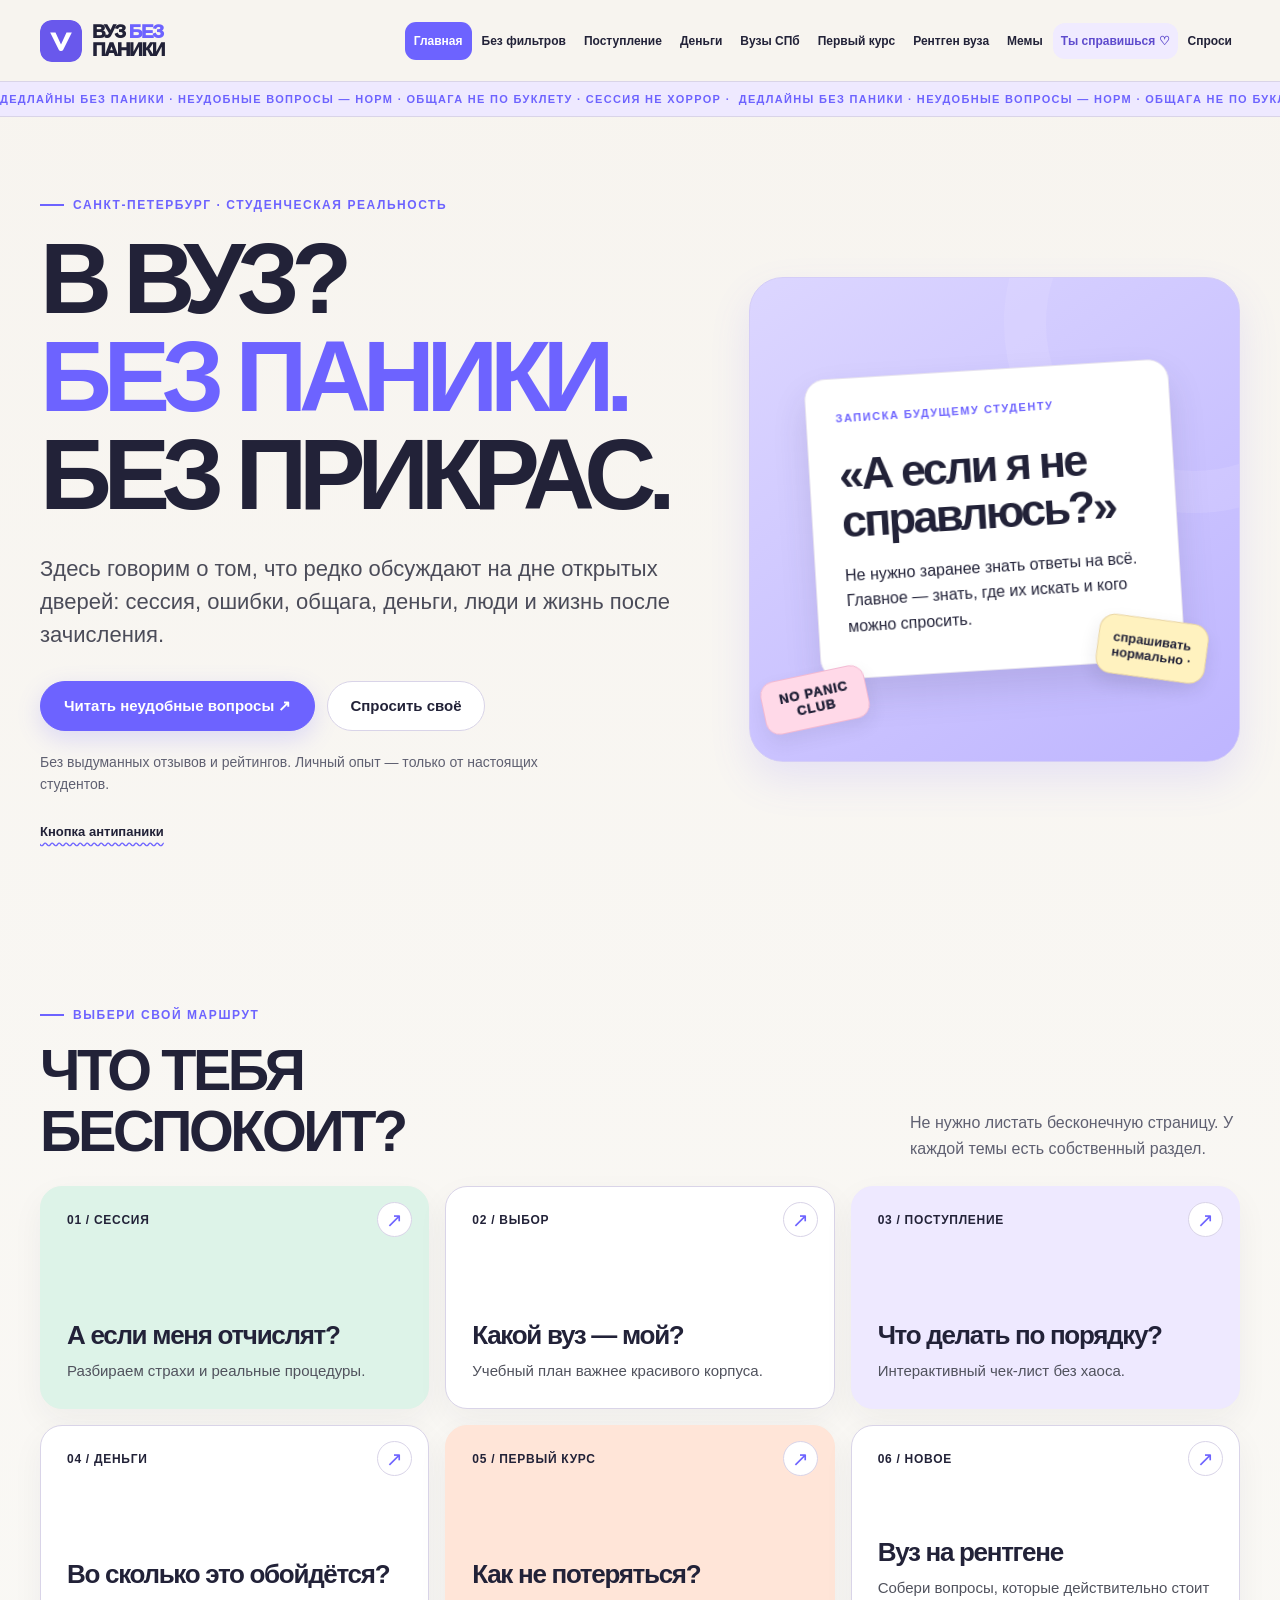
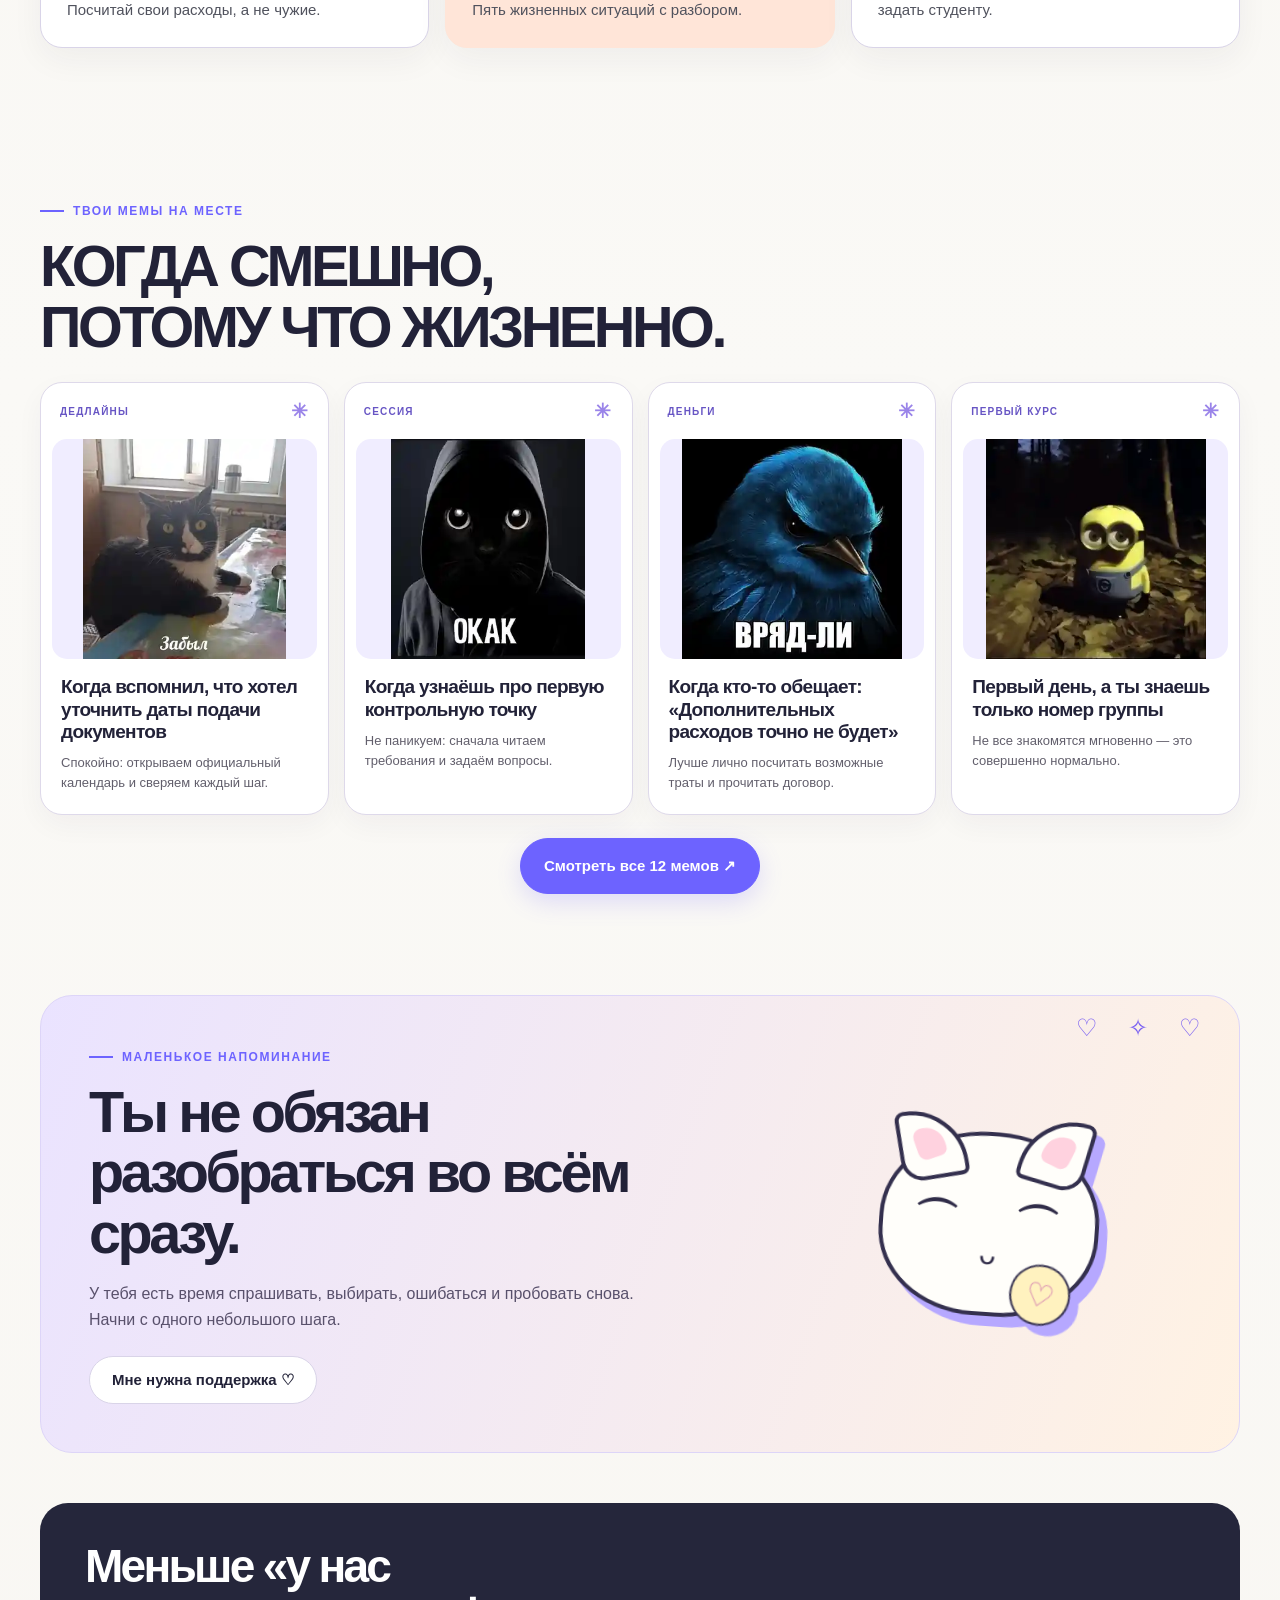
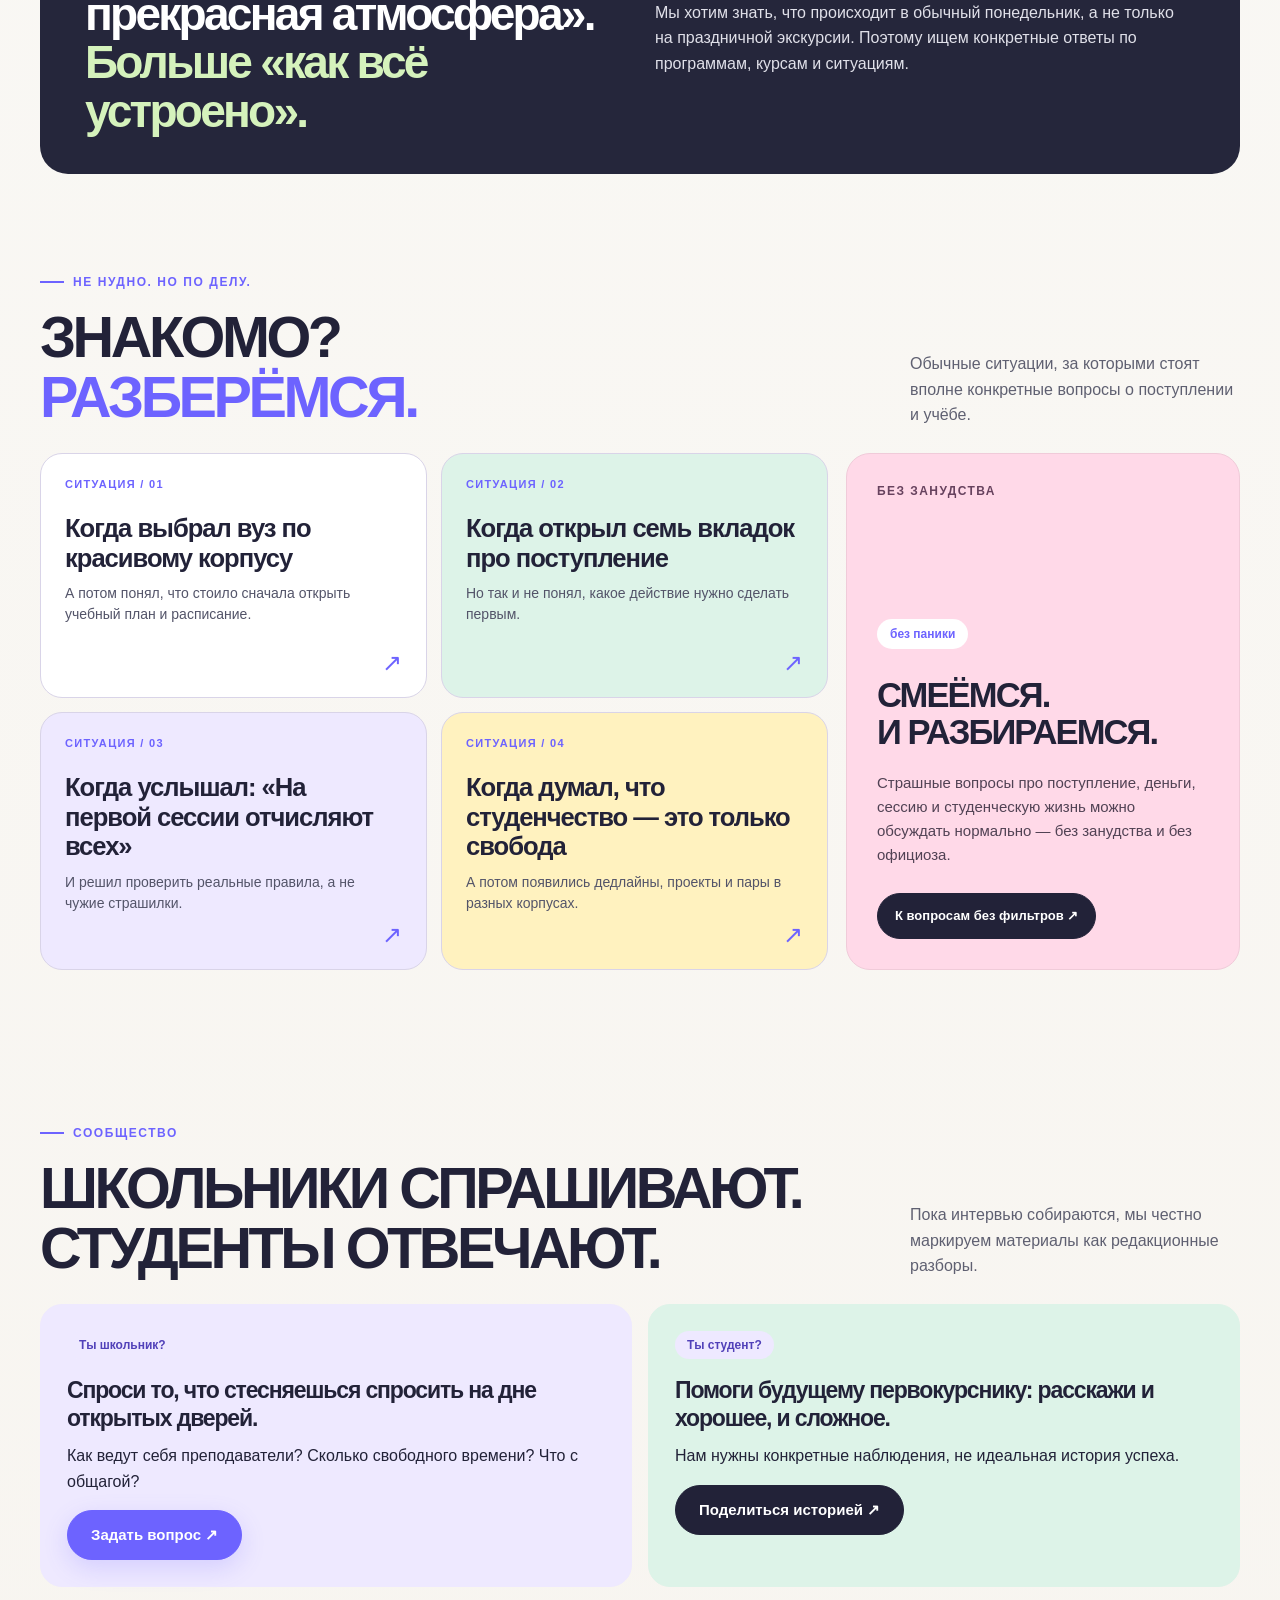
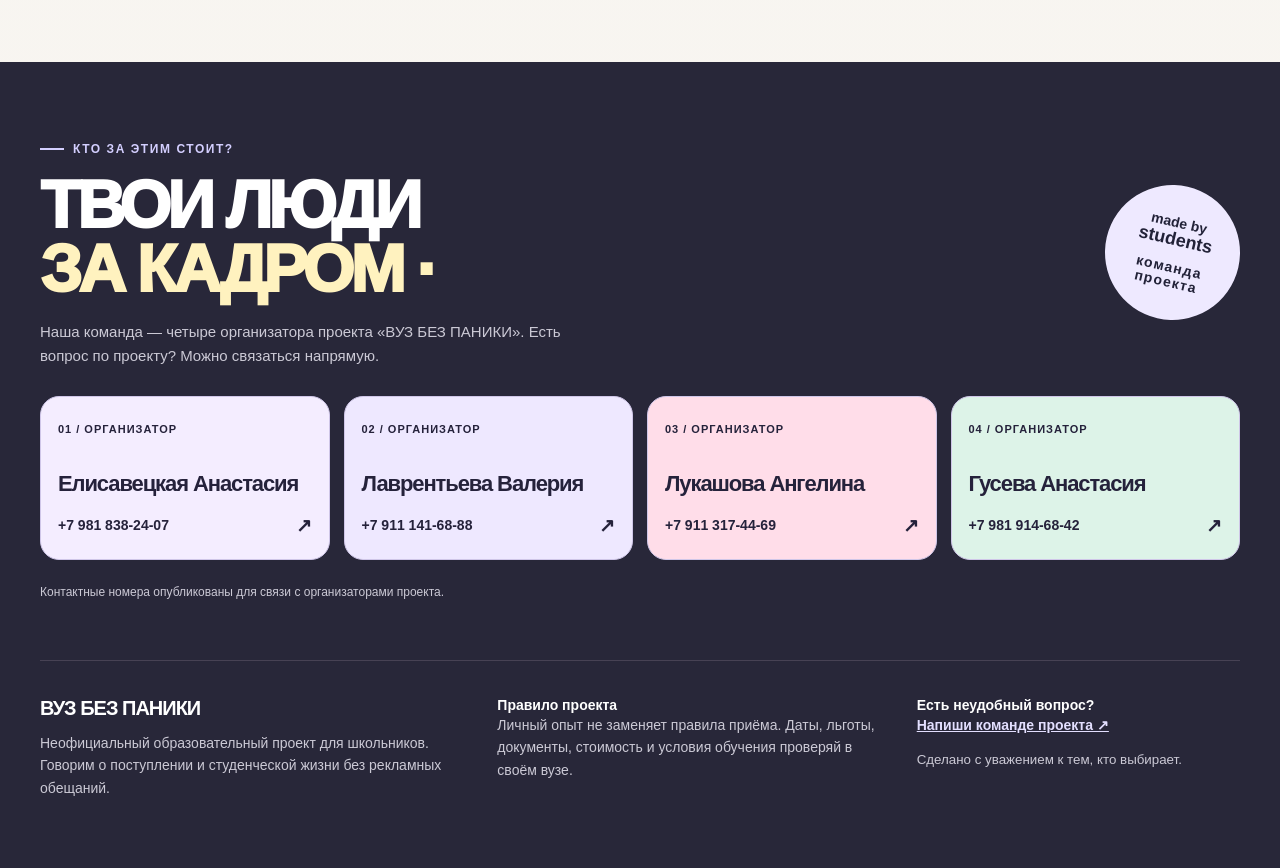
<file: docs/index.html>
<!doctype html>
<html lang="ru"><head><meta charset="utf-8"><meta name="viewport" content="width=device-width,initial-scale=1">
<meta name="theme-color" content="#f7f8f5"><meta name="description" content="Неформальный гид о поступлении и жизни в вузах Петербурга">
<title>Главная — ВУЗ БЕЗ ПАНИКИ</title>
<link rel="icon" type="image/svg+xml" href="./logo.svg">
<link rel="stylesheet" href="./style.css?v=13"></head><body data-page="index.html">
<a class="skip" href="#main">Перейти к содержанию</a>
<header class="header"><div class="wrap header-row"><a class="brand" href="./index.html" aria-label="ВУЗ БЕЗ ПАНИКИ — главная"><img class="brand-mark brand-logo" src="./logo.svg" alt="" width="42" height="42"><span>ВУЗ <em>БЕЗ</em><br>ПАНИКИ</span></a><button class="menu-toggle" type="button" aria-expanded="false" aria-controls="nav">Меню <span aria-hidden="true">☰</span></button><nav class="nav" id="nav" aria-label="Разделы"><a href="./index.html" aria-current="page">Главная</a><a href="./bez-filtrov.html" >Без фильтров</a><a href="./postuplenie.html" >Поступление</a><a href="./dengi.html" >Деньги</a><a href="./vuzy.html" >Вузы СПб</a><a href="./perviy-kurs.html" >Первый курс</a><a href="./rentgen.html">Рентген вуза</a><a href="./memes.html">Мемы</a><a href="./support.html">Ты справишься ♡</a><a href="./sprosi.html" >Спроси</a></nav></div></header>
<main id="main">
<div class="meme-ticker" aria-hidden="true"><div class="meme-ticker-track"><span>ДЕДЛАЙНЫ БЕЗ ПАНИКИ · НЕУДОБНЫЕ ВОПРОСЫ — НОРМ · ОБЩАГА НЕ ПО БУКЛЕТУ · СЕССИЯ НЕ ХОРРОР ·&nbsp;&nbsp;</span><span>ДЕДЛАЙНЫ БЕЗ ПАНИКИ · НЕУДОБНЫЕ ВОПРОСЫ — НОРМ · ОБЩАГА НЕ ПО БУКЛЕТУ · СЕССИЯ НЕ ХОРРОР ·&nbsp;&nbsp;</span></div></div><section class="hero"><div class="wrap hero-grid"><div><span class="eyebrow">Санкт-Петербург · студенческая реальность</span><h1>В ВУЗ?<br><span class="violet">БЕЗ ПАНИКИ.</span><br>БЕЗ ПРИКРАС.</h1><p class="lead">Здесь говорим о том, что редко обсуждают на дне открытых дверей: сессия, ошибки, общага, деньги, люди и жизнь после зачисления.</p><div class="actions"><a class="button" href="./bez-filtrov.html">Читать неудобные вопросы ↗</a><a class="button-light" href="./sprosi.html">Спросить своё</a></div><p class="hero-note">Без выдуманных отзывов и рейтингов. Личный опыт — только от настоящих студентов.</p><button class="anti-panic" id="anti-panic" type="button"> Кнопка антипаники</button><p id="anti-panic-text" class="anti-panic-text" role="status" aria-live="polite" hidden></p></div><div class="art"><div class="ring"></div><div class="orbit-sticker orbit-star" aria-hidden="true"></div><div class="orbit-sticker orbit-note" aria-hidden="true">NO PANIC<br>CLUB</div><div class="orbit-sticker orbit-arrow" aria-hidden="true">↘</div><div class="art-paper"><small>ЗАПИСКА БУДУЩЕМУ СТУДЕНТУ</small><h2>«А если я не справлюсь?»</h2><p>Не нужно заранее знать ответы на всё. Главное — знать, где их искать и кого можно спросить.</p><span class="sticker">спрашивать<br>нормально ·</span></div></div></div></section>
<section class="section wrap"><div class="section-head"><div><span class="eyebrow">Выбери свой маршрут</span><h2>Что тебя<br>беспокоит?</h2></div><p>Не нужно листать бесконечную страницу. У каждой темы есть собственный раздел.</p></div><div class="grid grid3">
<a class="card mint reveal" href="./bez-filtrov.html"><span class="num">01 / СЕССИЯ</span><span class="arr">↗</span><div><h3>А если меня отчислят?</h3><p>Разбираем страхи и реальные процедуры.</p></div></a>
<a class="card reveal" href="./vuzy.html"><span class="num">02 / ВЫБОР</span><span class="arr">↗</span><div><h3>Какой вуз — мой?</h3><p>Учебный план важнее красивого корпуса.</p></div></a>
<a class="card lav reveal" href="./postuplenie.html"><span class="num">03 / ПОСТУПЛЕНИЕ</span><span class="arr">↗</span><div><h3>Что делать по порядку?</h3><p>Интерактивный чек-лист без хаоса.</p></div></a>
<a class="card reveal" href="./dengi.html"><span class="num">04 / ДЕНЬГИ</span><span class="arr">↗</span><div><h3>Во сколько это обойдётся?</h3><p>Посчитай свои расходы, а не чужие.</p></div></a>
<a class="card peach reveal" href="./perviy-kurs.html"><span class="num">05 / ПЕРВЫЙ КУРС</span><span class="arr">↗</span><div><h3>Как не потеряться?</h3><p>Пять жизненных ситуаций с разбором.</p></div></a>
<a class="card reveal" href="./rentgen.html"><span class="num">06 / НОВОЕ</span><span class="arr">↗</span><div><h3>Вуз на рентгене</h3><p>Собери вопросы, которые действительно стоит задать студенту.</p></div></a></div></section>
<section class="section wrap" id="memes"><div class="section-head"><div><span class="eyebrow">Твои мемы на месте</span><h2>Когда смешно,<br>потому что жизненно.</h2></div></div><div class="photo-meme-grid"><article class="photo-meme-card reveal"><div class="photo-meme-head"><span>ДЕДЛАЙНЫ</span><span aria-hidden="true">✳</span></div><img src="./assets/memes/IMG_8764.webp" alt="Мем, присланный участниками проекта: Когда вспомнил, что хотел уточнить даты подачи документов" width="380" height="320" loading="lazy" decoding="async"><div class="photo-meme-copy"><h3>Когда вспомнил, что хотел уточнить даты подачи документов</h3><p>Спокойно: открываем официальный календарь и сверяем каждый шаг.</p></div></article><article class="photo-meme-card reveal"><div class="photo-meme-head"><span>СЕССИЯ</span><span aria-hidden="true">✳</span></div><img src="./assets/memes/IMG_8769.webp" alt="Мем, присланный участниками проекта: Когда узнаёшь про первую контрольную точку" width="380" height="320" loading="lazy" decoding="async"><div class="photo-meme-copy"><h3>Когда узнаёшь про первую контрольную точку</h3><p>Не паникуем: сначала читаем требования и задаём вопросы.</p></div></article><article class="photo-meme-card reveal"><div class="photo-meme-head"><span>ДЕНЬГИ</span><span aria-hidden="true">✳</span></div><img src="./assets/memes/IMG_8768.webp" alt="Мем, присланный участниками проекта: Когда кто-то обещает: «Дополнительных расходов точно не будет»" width="380" height="320" loading="lazy" decoding="async"><div class="photo-meme-copy"><h3>Когда кто-то обещает: «Дополнительных расходов точно не будет»</h3><p>Лучше лично посчитать возможные траты и прочитать договор.</p></div></article><article class="photo-meme-card reveal"><div class="photo-meme-head"><span>ПЕРВЫЙ КУРС</span><span aria-hidden="true">✳</span></div><img src="./assets/memes/IMG_8761.webp" alt="Мем, присланный участниками проекта: Первый день, а ты знаешь только номер группы" width="380" height="320" loading="lazy" decoding="async"><div class="photo-meme-copy"><h3>Первый день, а ты знаешь только номер группы</h3><p>Не все знакомятся мгновенно — это совершенно нормально.</p></div></article></div><p class="meme-gallery-bottom"><a href="./memes.html" class="button">Смотреть все 12 мемов ↗</a></p></section><section class="soft-encourage wrap" aria-label="Немного поддержки"><div class="soft-scribble" aria-hidden="true">♡ ✧ ♡</div><div><span class="eyebrow">Маленькое напоминание</span><h2>Ты не обязан<br>разобраться во всём сразу.</h2><p>У тебя есть время спрашивать, выбирать, ошибаться и пробовать снова. Начни с одного небольшого шага.</p><a href="./support.html" class="button-light">Мне нужна поддержка ♡</a></div><div class="soft-cat" aria-hidden="true"><div class="soft-cat-ear ear-left"></div><div class="soft-cat-ear ear-right"></div><div class="soft-cat-face"><span class="cat-eyes">⌒　⌒</span><span class="cat-mouth">ᴗ</span></div><div class="cat-paw">♡</div></div></section><section class="wrap" style="padding-bottom:20px"><div class="feature"><h2>Меньше «у нас прекрасная атмосфера».<br><span style="color:#d5f2bc">Больше «как всё устроено».</span></h2><p>Мы хотим знать, что происходит в обычный понедельник, а не только на праздничной экскурсии. Поэтому ищем конкретные ответы по программам, курсам и ситуациям.</p></div></section>

<section class="section wrap realtalk" aria-labelledby="realtalk-heading">
  <div class="section-head">
    <div><span class="eyebrow">Не нудно. Но по делу.</span><h2 id="realtalk-heading">ЗНАКОМО?<br><span class="violet">РАЗБЕРЁМСЯ.</span></h2></div>
    <p>Обычные ситуации, за которыми стоят вполне конкретные вопросы о поступлении и учёбе.</p>
  </div>
  <div class="realtalk-layout">
    <div class="realtalk-grid">
      <a class="realtalk-card reveal" href="./vuzy.html">
        <span class="realtalk-index">СИТУАЦИЯ / 01</span>
        <h3>Когда выбрал вуз по красивому корпусу</h3>
        <p>А потом понял, что стоило сначала открыть учебный план и расписание.</p>
        <span class="realtalk-arrow" aria-hidden="true">↗</span>
      </a>
      <a class="realtalk-card reveal" href="./postuplenie.html">
        <span class="realtalk-index">СИТУАЦИЯ / 02</span>
        <h3>Когда открыл семь вкладок про поступление</h3>
        <p>Но так и не понял, какое действие нужно сделать первым.</p>
        <span class="realtalk-arrow" aria-hidden="true">↗</span>
      </a>
      <a class="realtalk-card reveal" href="./bez-filtrov.html">
        <span class="realtalk-index">СИТУАЦИЯ / 03</span>
        <h3>Когда услышал: «На первой сессии отчисляют всех»</h3>
        <p>И решил проверить реальные правила, а не чужие страшилки.</p>
        <span class="realtalk-arrow" aria-hidden="true">↗</span>
      </a>
      <a class="realtalk-card reveal" href="./perviy-kurs.html">
        <span class="realtalk-index">СИТУАЦИЯ / 04</span>
        <h3>Когда думал, что студенчество — это только свобода</h3>
        <p>А потом появились дедлайны, проекты и пары в разных корпусах.</p>
        <span class="realtalk-arrow" aria-hidden="true">↗</span>
      </a>
    </div>
    <aside class="realtalk-side">
      <span class="realtalk-side-label">БЕЗ ЗАНУДСТВА</span>
      <div class="realtalk-side-body">
        <span class="realtalk-sticker">без паники</span>
        <h3>СМЕЁМСЯ.<br>И РАЗБИРАЕМСЯ.</h3>
        <p>Страшные вопросы про поступление, деньги, сессию и студенческую жизнь можно обсуждать нормально — без занудства и без официоза.</p>
        <a class="button-dark" href="./bez-filtrov.html">К вопросам без фильтров ↗</a>
      </div>
    </aside>
  </div>
</section>

<section class="section wrap"><div class="section-head"><div><span class="eyebrow">Сообщество</span><h2>Школьники спрашивают.<br>Студенты отвечают.</h2></div><p>Пока интервью собираются, мы честно маркируем материалы как редакционные разборы.</p></div><div class="grid grid2"><div class="panel lav"><span class="tag">Ты школьник?</span><h3 style="margin-top:18px">Спроси то, что стесняешься спросить на дне открытых дверей.</h3><p>Как ведут себя преподаватели? Сколько свободного времени? Что с общагой?</p><a class="button" href="./sprosi.html">Задать вопрос ↗</a></div><div class="panel mint"><span class="tag">Ты студент?</span><h3 style="margin-top:18px">Помоги будущему первокурснику: расскажи и хорошее, и сложное.</h3><p>Нам нужны конкретные наблюдения, не идеальная история успеха.</p><a class="button-dark" href="./sprosi.html?type=story">Поделиться историей ↗</a></div></div></section></main>
<footer class="footer"><div class="wrap team-wrap" id="organizers">
<div class="team-top"><div><span class="eyebrow">Кто за этим стоит?</span><h2>ТВОИ ЛЮДИ<br><span>ЗА КАДРОМ ·</span></h2><p>Наша команда — четыре организатора проекта «ВУЗ БЕЗ ПАНИКИ». Есть вопрос по проекту? Можно связаться напрямую.</p></div>
<div class="team-bubble" aria-hidden="true">made by<br><b>students</b><span>команда проекта</span></div></div>
<div class="team-grid"><article class="team-person"><span class="team-num">01 / ОРГАНИЗАТОР</span><h3>Елисавецкая Анастасия</h3><a href="tel:+79818382407" aria-label="Позвонить: Елисавецкая Анастасия, +7 981 838-24-07">+7 981 838-24-07 <span aria-hidden="true">↗</span></a></article><article class="team-person"><span class="team-num">02 / ОРГАНИЗАТОР</span><h3>Лаврентьева Валерия</h3><a href="tel:+79111416888" aria-label="Позвонить: Лаврентьева Валерия, +7 911 141-68-88">+7 911 141-68-88 <span aria-hidden="true">↗</span></a></article><article class="team-person"><span class="team-num">03 / ОРГАНИЗАТОР</span><h3>Лукашова Ангелина</h3><a href="tel:+79113174469" aria-label="Позвонить: Лукашова Ангелина, +7 911 317-44-69">+7 911 317-44-69 <span aria-hidden="true">↗</span></a></article><article class="team-person"><span class="team-num">04 / ОРГАНИЗАТОР</span><h3>Гусева Анастасия</h3><a href="tel:+79819146842" aria-label="Позвонить: Гусева Анастасия, +7 981 914-68-42">+7 981 914-68-42 <span aria-hidden="true">↗</span></a></article></div>
<p class="team-note">Контактные номера опубликованы для связи с организаторами проекта.</p></div><div class="wrap footer-grid"><div><h3>ВУЗ БЕЗ ПАНИКИ <span class="violet"></span></h3><p>Неофициальный образовательный проект для школьников. Говорим о поступлении и студенческой жизни без рекламных обещаний.</p></div><div><b>Правило проекта</b><p>Личный опыт не заменяет правила приёма. Даты, льготы, документы, стоимость и условия обучения проверяй в своём вузе.</p></div><div><b>Есть неудобный вопрос?</b><p><a href="./sprosi.html">Напиши команде проекта ↗</a></p><small>Сделано с уважением к тем, кто выбирает.</small></div></div></footer><script defer src="./app.js?v=13"></script></body></html>
</file>
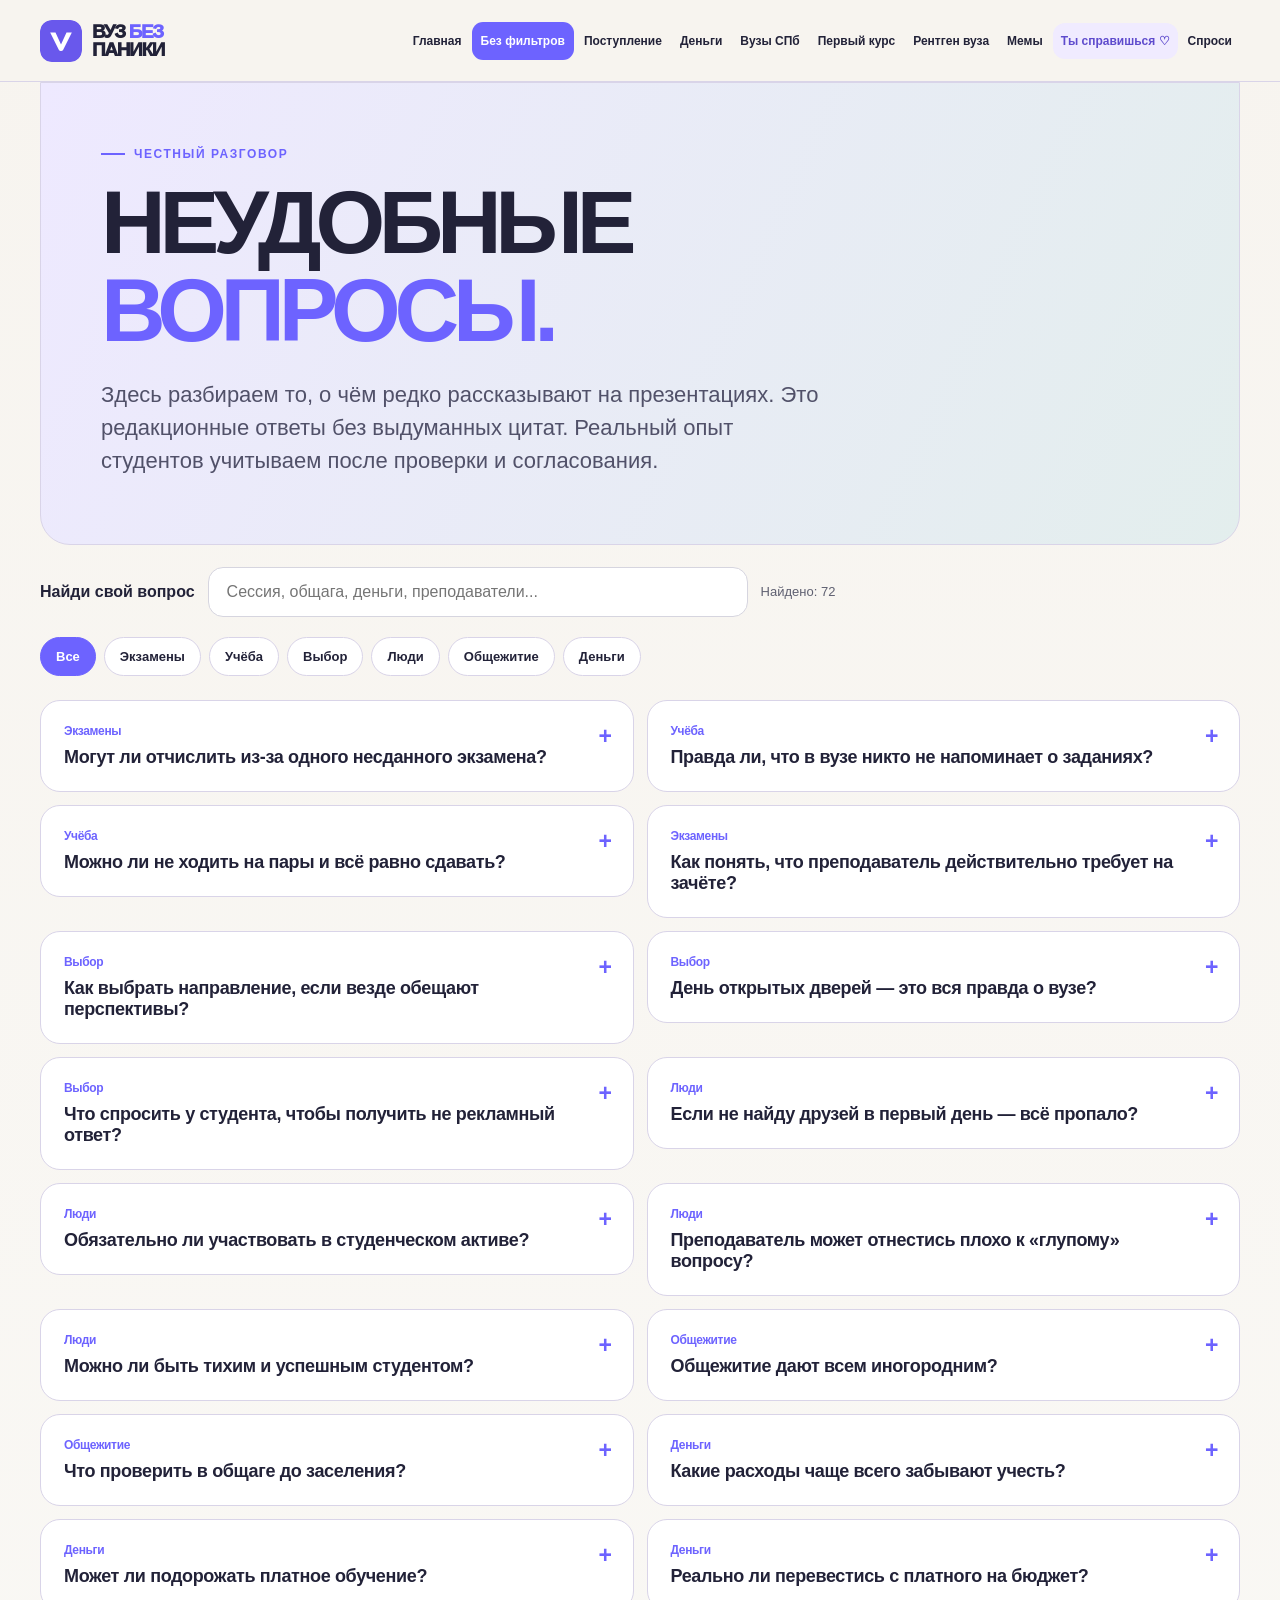
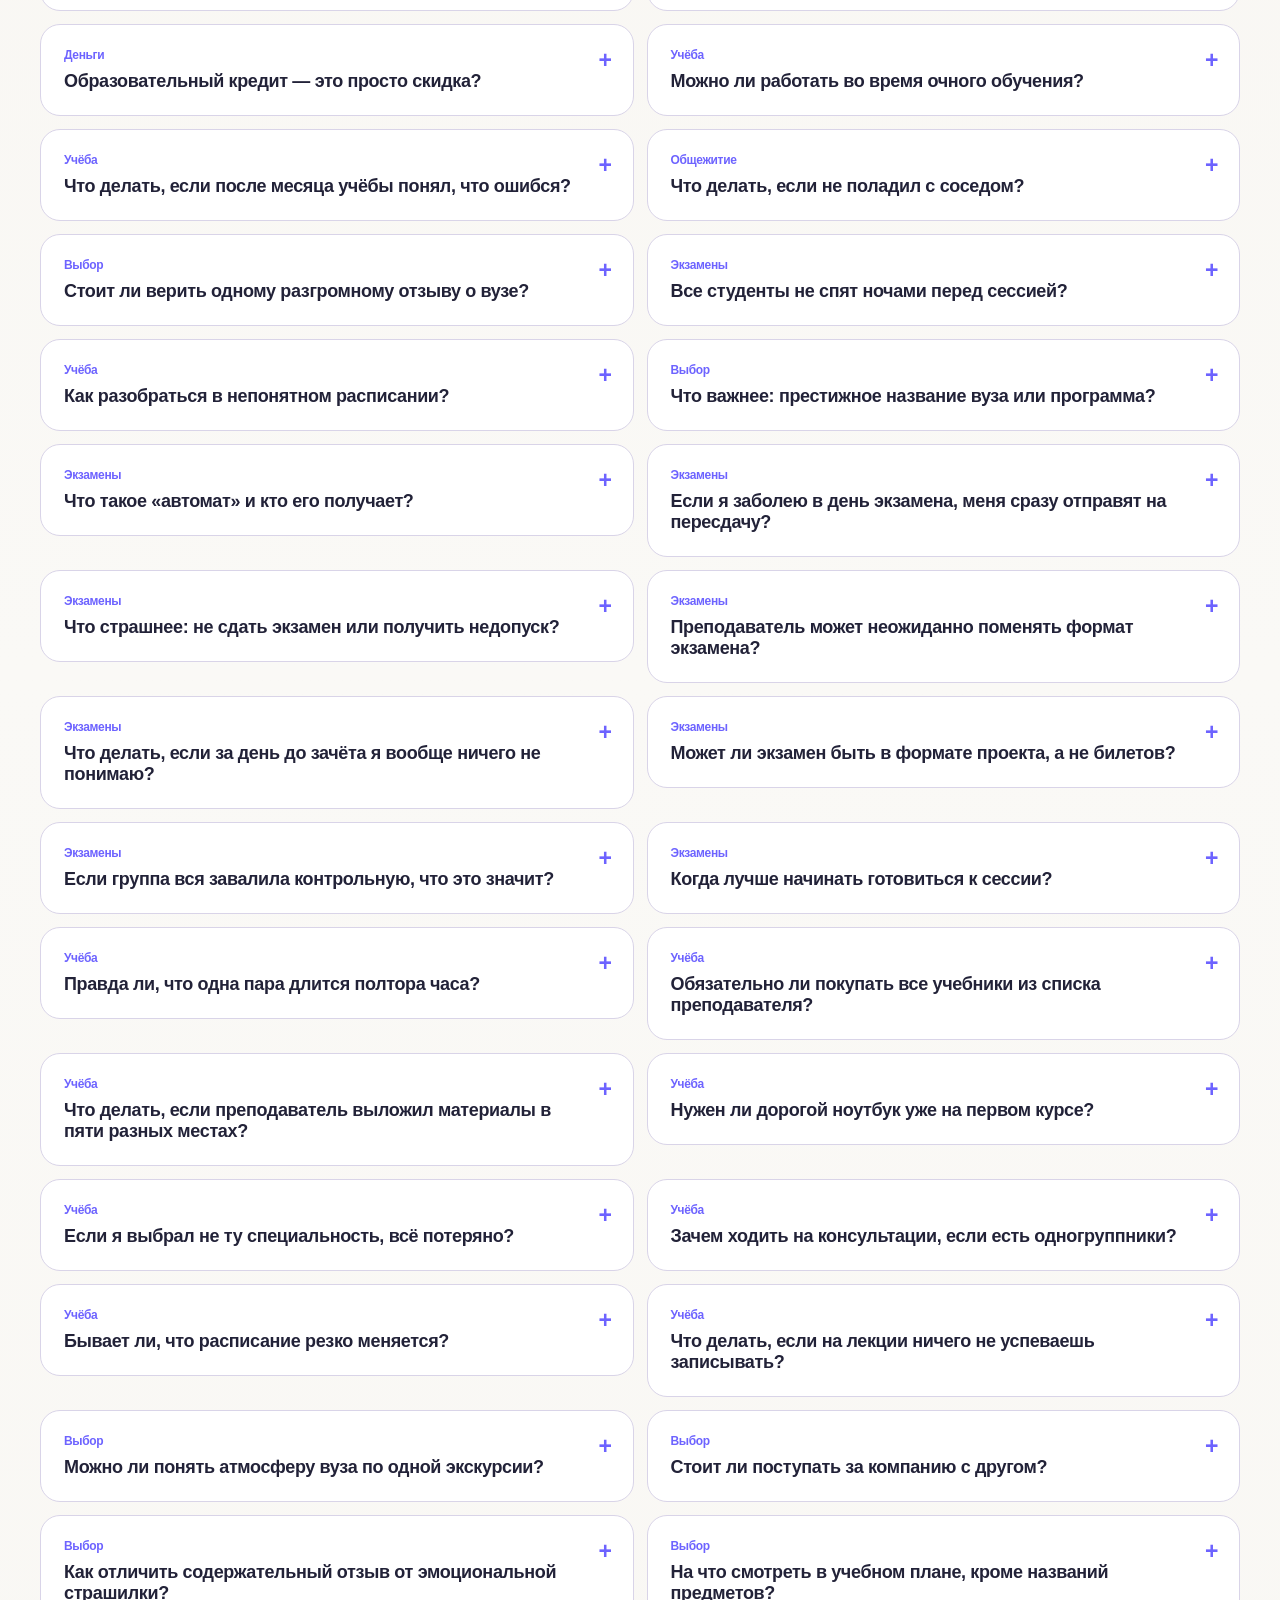
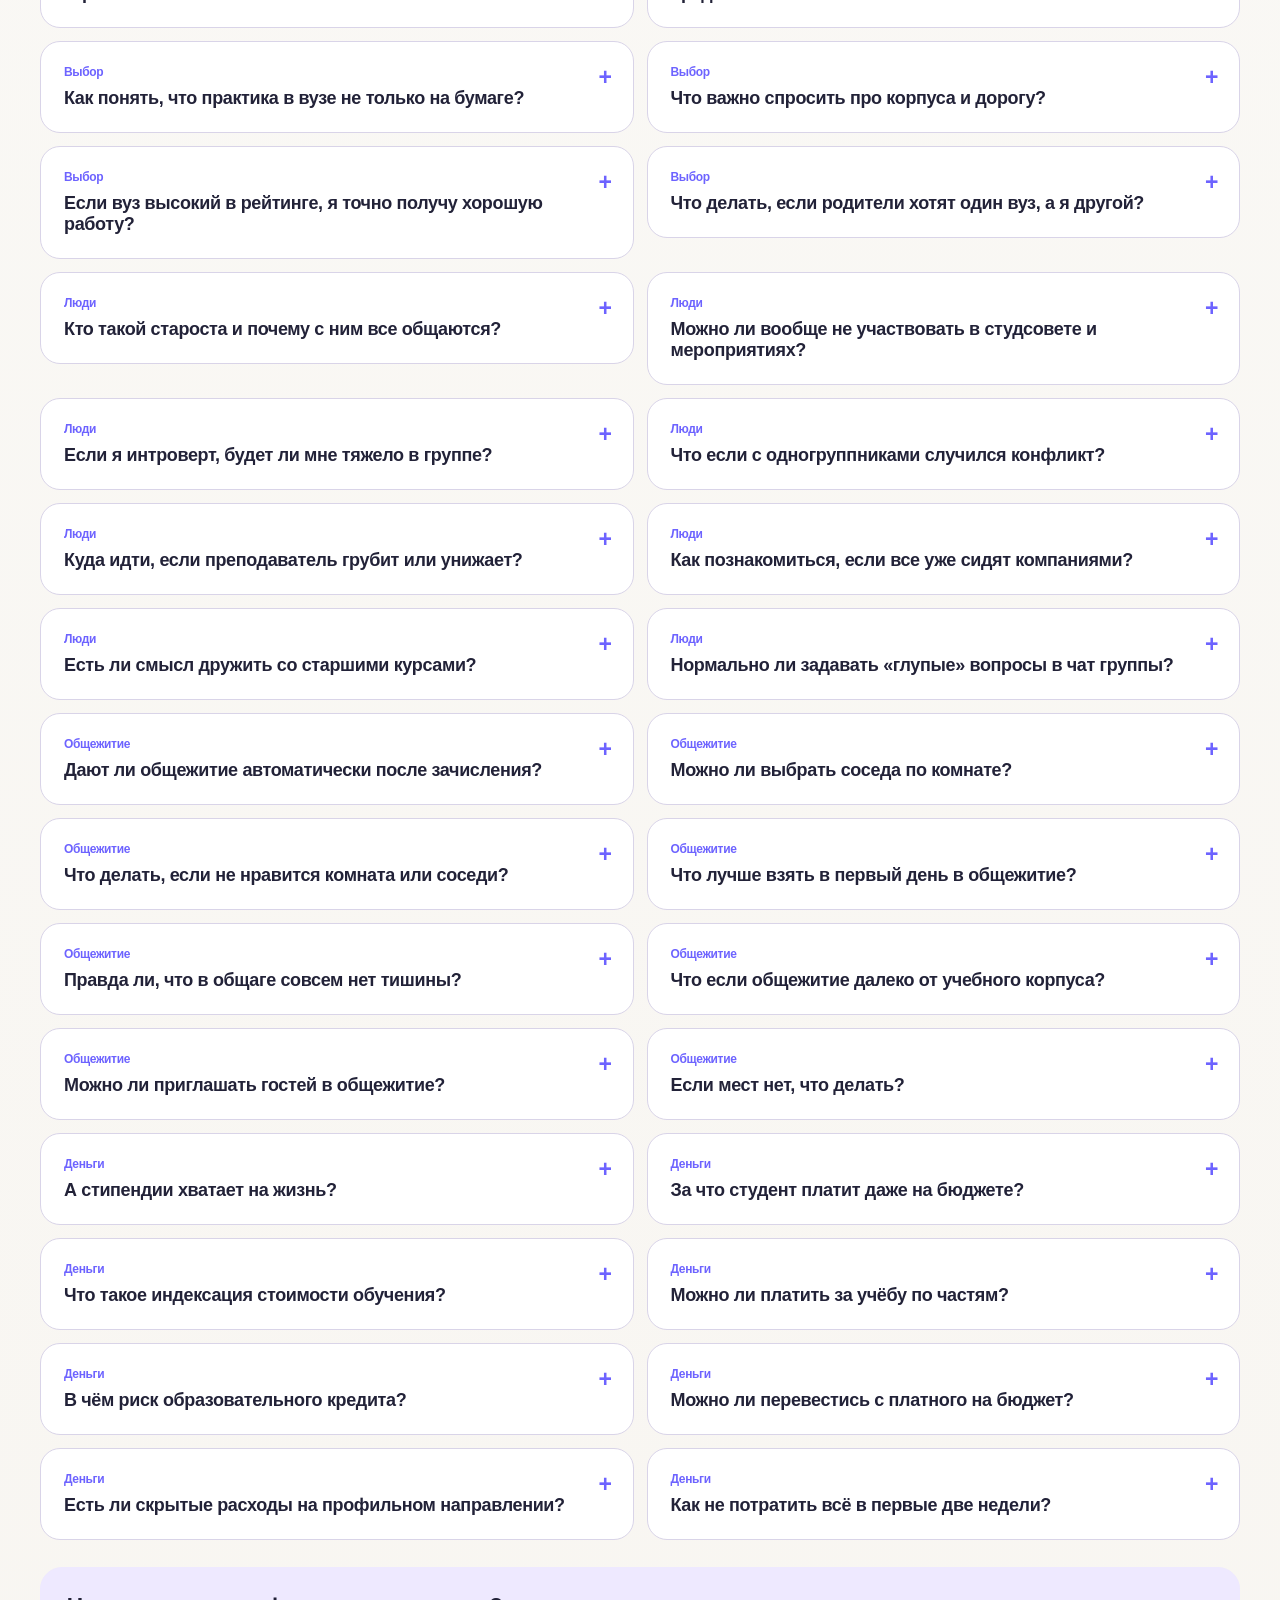
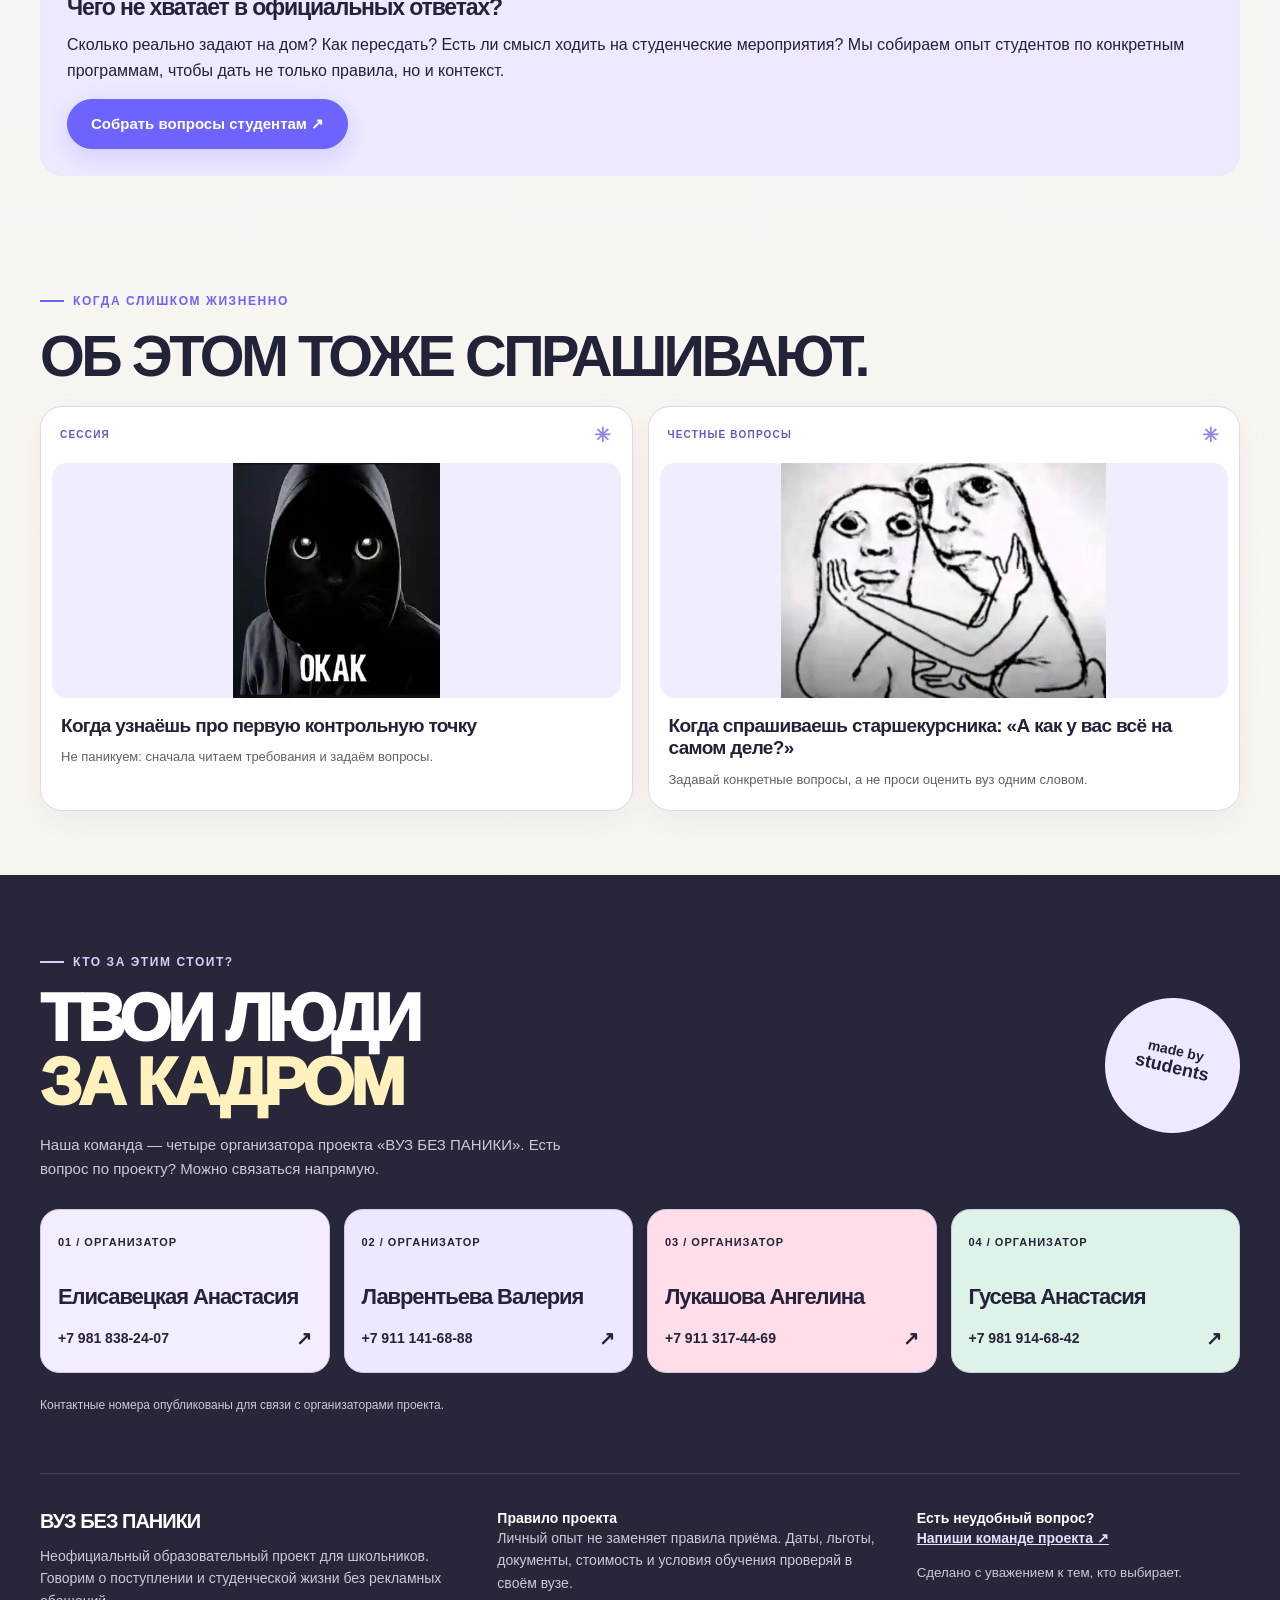
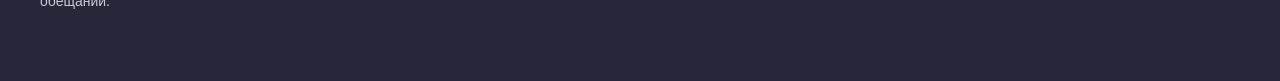
<file: docs/bez-filtrov.html>
<!doctype html>
<html lang="ru"><head><meta charset="utf-8"><meta name="viewport" content="width=device-width,initial-scale=1">
<meta name="theme-color" content="#f7f8f5"><meta name="description" content="Ответы на неудобные вопросы о студенческой жизни">
<title>Без фильтров — ВУЗ БЕЗ ПАНИКИ</title>
<link rel="icon" type="image/svg+xml" href="./logo.svg">
<link rel="stylesheet" href="./style.css?v=13"></head><body data-page="bez-filtrov.html">
<a class="skip" href="#main">Перейти к содержанию</a>
<header class="header"><div class="wrap header-row"><a class="brand" href="./index.html" aria-label="ВУЗ БЕЗ ПАНИКИ — главная"><img class="brand-mark brand-logo" src="./logo.svg" alt="" width="42" height="42"><span>ВУЗ <em>БЕЗ</em><br>ПАНИКИ</span></a><button class="menu-toggle" type="button" aria-expanded="false" aria-controls="nav">Меню <span aria-hidden="true">☰</span></button><nav class="nav" id="nav" aria-label="Разделы"><a href="./index.html" >Главная</a><a href="./bez-filtrov.html" aria-current="page">Без фильтров</a><a href="./postuplenie.html" >Поступление</a><a href="./dengi.html" >Деньги</a><a href="./vuzy.html" >Вузы СПб</a><a href="./perviy-kurs.html" >Первый курс</a><a href="./rentgen.html">Рентген вуза</a><a href="./memes.html">Мемы</a><a href="./support.html">Ты справишься ♡</a><a href="./sprosi.html" >Спроси</a></nav></div></header>
<main id="main"><section class="wrap page-hero"><span class="eyebrow">Честный разговор</span><h1>НЕУДОБНЫЕ<br><span class='violet'>ВОПРОСЫ.</span></h1><p class="lead">Здесь разбираем то, о чём редко рассказывают на презентациях. Это редакционные ответы без выдуманных цитат. Реальный опыт студентов учитываем после проверки и согласования.</p></section>
<section class="wrap content"><div class="control"><label for="search" style="font-weight:800">Найди свой вопрос</label><input class="search" id="search" type="search" autocomplete="off" placeholder="Сессия, общага, деньги, преподаватели..."><span id="count" class="muted small" aria-live="polite"></span></div>
<div class="filters" aria-label="Фильтр ответов"><button class="filter" data-qa-filter="all" aria-pressed="true" type="button">Все</button><button class="filter" data-qa-filter="Экзамены" aria-pressed="false" type="button">Экзамены</button><button class="filter" data-qa-filter="Учёба" aria-pressed="false" type="button">Учёба</button><button class="filter" data-qa-filter="Выбор" aria-pressed="false" type="button">Выбор</button><button class="filter" data-qa-filter="Люди" aria-pressed="false" type="button">Люди</button><button class="filter" data-qa-filter="Общежитие" aria-pressed="false" type="button">Общежитие</button><button class="filter" data-qa-filter="Деньги" aria-pressed="false" type="button">Деньги</button></div>
<div class="faq-grid"><details class="faq reveal" data-category="Экзамены"><summary><span class="topic">Экзамены</span>Могут ли отчислить из-за одного несданного экзамена?</summary><div class="answer"><p>Не стоит считать одну неудачу автоматическим отчислением: в вузах предусмотрены процедуры ликвидации академической задолженности. Но сроки, число попыток и последствия нужно проверять в действующем положении твоего университета. У старшекурсников полезно спросить, как организована пересдача на конкретной программе.</p><p class="editorial">Редакционный разбор · Это не цитата реального студента</p></div></details><details class="faq reveal" data-category="Учёба"><summary><span class="topic">Учёба</span>Правда ли, что в вузе никто не напоминает о заданиях?</summary><div class="answer"><p>Самостоятельности обычно больше, чем в школе. Требования могут быть в системе электронного обучения, рабочих программах и сообщениях преподавателя. Лучше завести собственный календарь дедлайнов.</p><p class="editorial">Редакционный разбор · Это не цитата реального студента</p></div></details><details class="faq reveal" data-category="Учёба"><summary><span class="topic">Учёба</span>Можно ли не ходить на пары и всё равно сдавать?</summary><div class="answer"><p>Это зависит от дисциплины, формы занятий и правил университета. На лабораторных и практических занятиях могут быть обязательные задания и допуски. Не стоит строить план на чужом совете «я никогда не ходил».</p><p class="editorial">Редакционный разбор · Это не цитата реального студента</p></div></details><details class="faq reveal" data-category="Экзамены"><summary><span class="topic">Экзамены</span>Как понять, что преподаватель действительно требует на зачёте?</summary><div class="answer"><p>Начни с программы дисциплины и критериев оценивания. Можно спросить старшекурсников про типичные задания, но их опыт относится к определённому году и преподавателю.</p><p class="editorial">Редакционный разбор · Это не цитата реального студента</p></div></details><details class="faq reveal" data-category="Выбор"><summary><span class="topic">Выбор</span>Как выбрать направление, если везде обещают перспективы?</summary><div class="answer"><p>Сравни учебные планы: чему будешь учиться пять дней в неделю, как проходит практика и какие проекты придётся делать. Попроси студента рассказать о сложных предметах, а не только о любимых.</p><p class="editorial">Редакционный разбор · Это не цитата реального студента</p></div></details><details class="faq reveal" data-category="Выбор"><summary><span class="topic">Выбор</span>День открытых дверей — это вся правда о вузе?</summary><div class="answer"><p>Нет, это официальная презентация, и она полезна лишь как часть картины. Дополнительно смотри реальные адреса корпусов, расписание, учебный план и опыт студентов именно твоей программы.</p><p class="editorial">Редакционный разбор · Это не цитата реального студента</p></div></details><details class="faq reveal" data-category="Выбор"><summary><span class="topic">Выбор</span>Что спросить у студента, чтобы получить не рекламный ответ?</summary><div class="answer"><p>Например: «Какие три вещи удивили на первом курсе?», «Сколько часов в неделю уходит на задания?», «Что не понравилось и что могло бы быть лучше?» Конкретные вопросы дают конкретные ответы.</p><p class="editorial">Редакционный разбор · Это не цитата реального студента</p></div></details><details class="faq reveal" data-category="Люди"><summary><span class="topic">Люди</span>Если не найду друзей в первый день — всё пропало?</summary><div class="answer"><p>Нет. Люди знакомятся через пары, проекты, клубы и случайные разговоры в течение всего семестра. Первая неделя часто неловкая у многих, даже если внешне это незаметно.</p><p class="editorial">Редакционный разбор · Это не цитата реального студента</p></div></details><details class="faq reveal" data-category="Люди"><summary><span class="topic">Люди</span>Обязательно ли участвовать в студенческом активе?</summary><div class="answer"><p>Нет. Это дополнительная возможность попробовать проекты и знакомства. Стоит выбирать активности по интересу и нагрузке, а не из страха упустить «настоящую студенческую жизнь».</p><p class="editorial">Редакционный разбор · Это не цитата реального студента</p></div></details><details class="faq reveal" data-category="Люди"><summary><span class="topic">Люди</span>Преподаватель может отнестись плохо к «глупому» вопросу?</summary><div class="answer"><p>Реакции бывают разными, но уточнять требования к заданию — нормальная часть обучения. Сформулируй конкретно, что уже пробовал и что именно непонятно.</p><p class="editorial">Редакционный разбор · Это не цитата реального студента</p></div></details><details class="faq reveal" data-category="Люди"><summary><span class="topic">Люди</span>Можно ли быть тихим и успешным студентом?</summary><div class="answer"><p>Да. Не обязательно быть самым активным в аудитории. Важно понимать задания, выполнять договорённости и вовремя обращаться за поддержкой, когда это нужно.</p><p class="editorial">Редакционный разбор · Это не цитата реального студента</p></div></details><details class="faq reveal" data-category="Общежитие"><summary><span class="topic">Общежитие</span>Общежитие дают всем иногородним?</summary><div class="answer"><p>Не всегда. Места, очередность, стоимость и условия различаются. Проверь положение о предоставлении общежития, а потом спроси у студентов, как проходит подача заявления и заселение.</p><p class="editorial">Редакционный разбор · Это не цитата реального студента</p></div></details><details class="faq reveal" data-category="Общежитие"><summary><span class="topic">Общежитие</span>Что проверить в общаге до заселения?</summary><div class="answer"><p>Адрес, дорогу до учебного корпуса, условия комнаты, правила гостей, тихие часы, оплату и то, к кому обратиться при проблемах. Даже в одном университете общежития могут отличаться.</p><p class="editorial">Редакционный разбор · Это не цитата реального студента</p></div></details><details class="faq reveal" data-category="Деньги"><summary><span class="topic">Деньги</span>Какие расходы чаще всего забывают учесть?</summary><div class="answer"><p>Дорога между корпусами, еда, материалы, техника, связь, бытовые мелочи, залог при аренде. Лучше составить свой бюджет и отдельно предусмотреть разовые расходы.</p><p class="editorial">Редакционный разбор · Это не цитата реального студента</p></div></details><details class="faq reveal" data-category="Деньги"><summary><span class="topic">Деньги</span>Может ли подорожать платное обучение?</summary><div class="answer"><p>Проверь положения договора о цене, возможной индексации, графике платежей и расторжении. Не опирайся на устное «цена точно не поменяется»: читай собственный договор.</p><p class="editorial">Редакционный разбор · Это не цитата реального студента</p></div></details><details class="faq reveal" data-category="Деньги"><summary><span class="topic">Деньги</span>Реально ли перевестись с платного на бюджет?</summary><div class="answer"><p>В определённых случаях это возможно при наличии свободных мест и соблюдении условий, но не гарантируется. Ищи актуальное положение о переводе своего вуза.</p><p class="editorial">Редакционный разбор · Это не цитата реального студента</p></div></details><details class="faq reveal" data-category="Деньги"><summary><span class="topic">Деньги</span>Образовательный кредит — это просто скидка?</summary><div class="answer"><p>Нет. Это финансовое обязательство перед банком. Сравни действующие условия, ставки, сроки, переплату и порядок погашения прежде, чем принимать решение.</p><p class="editorial">Редакционный разбор · Это не цитата реального студента</p></div></details><details class="faq reveal" data-category="Учёба"><summary><span class="topic">Учёба</span>Можно ли работать во время очного обучения?</summary><div class="answer"><p>Некоторые совмещают, но зависит от количества пар, лабораторных, практики и дороги. Уточни у студентов обычное расписание твоей программы, а не усреднённую нагрузку в университете.</p><p class="editorial">Редакционный разбор · Это не цитата реального студента</p></div></details><details class="faq reveal" data-category="Учёба"><summary><span class="topic">Учёба</span>Что делать, если после месяца учёбы понял, что ошибся?</summary><div class="answer"><p>Сначала разберись, не связана ли тревога с адаптацией. Если дело в программе, узнай официальные варианты перевода, смены направления или нового поступления и их последствия.</p><p class="editorial">Редакционный разбор · Это не цитата реального студента</p></div></details><details class="faq reveal" data-category="Общежитие"><summary><span class="topic">Общежитие</span>Что делать, если не поладил с соседом?</summary><div class="answer"><p>Сначала проверь правила проживания и процедуру решения конфликтов: к кому можно обратиться, возможно ли переселение, какие есть ограничения. Не рассчитывай, что всё решится само.</p><p class="editorial">Редакционный разбор · Это не цитата реального студента</p></div></details><details class="faq reveal" data-category="Выбор"><summary><span class="topic">Выбор</span>Стоит ли верить одному разгромному отзыву о вузе?</summary><div class="answer"><p>Один отзыв отражает один опыт, а не всех студентов и преподавателей. Ищи несколько мнений с указанием программы и года обучения, разделяй факты и эмоции.</p><p class="editorial">Редакционный разбор · Это не цитата реального студента</p></div></details><details class="faq reveal" data-category="Экзамены"><summary><span class="topic">Экзамены</span>Все студенты не спят ночами перед сессией?</summary><div class="answer"><p>Авралы бывают, но это не неизбежный стандарт. Текущая работа, записи, расписание подготовки и уточнение требований помогают снизить риск. У студентов спроси именно про нагрузку и дедлайны на своём курсе.</p><p class="editorial">Редакционный разбор · Это не цитата реального студента</p></div></details><details class="faq reveal" data-category="Учёба"><summary><span class="topic">Учёба</span>Как разобраться в непонятном расписании?</summary><div class="answer"><p>Уточни, где публикуется официальная версия, как обозначаются группы, подгруппы, типы пар и корпуса. Сохрани контакты куратора или учебного офиса на случай изменений.</p><p class="editorial">Редакционный разбор · Это не цитата реального студента</p></div></details><details class="faq reveal" data-category="Выбор"><summary><span class="topic">Выбор</span>Что важнее: престижное название вуза или программа?</summary><div class="answer"><p>Название может иметь значение, но тебе предстоит учиться на конкретной программе. Сравни содержание дисциплин, практики, наставничество, транспорт и условия, а не только общий рейтинг.</p><p class="editorial">Редакционный разбор · Это не цитата реального студента</p></div></details><details class="faq reveal" data-category="Экзамены"><summary><span class="topic">Экзамены</span>Что такое «автомат» и кто его получает?</summary><div class="answer"><p>«Автомат» — разговорное название зачёта или экзамена без обычной итоговой процедуры либо с зачётом текущей работы, если это предусмотрено правилами дисциплины. Единой системы для всех вузов нет. В начале семестра уточни критерии у преподавателя, а не ориентируйся на обещания старшекурсников.</p><p class="editorial">Редакционный разбор · Это не цитата реального студента</p></div></details><details class="faq reveal" data-category="Экзамены"><summary><span class="topic">Экзамены</span>Если я заболею в день экзамена, меня сразу отправят на пересдачу?</summary><div class="answer"><p>Не игнорируй ситуацию: как можно быстрее сообщи в учебный отдел и уточни, какие документы нужны и в какие сроки их подать. Болезнь и отсутствие без подтверждения могут оформляться по-разному. Решение зависит от локальных правил.</p><p class="editorial">Редакционный разбор · Это не цитата реального студента</p></div></details><details class="faq reveal" data-category="Экзамены"><summary><span class="topic">Экзамены</span>Что страшнее: не сдать экзамен или получить недопуск?</summary><div class="answer"><p>Недопуск может означать невыполненные работы или условия для участия в аттестации. Сначала выясни, какие именно задания не закрыты, кому их сдавать и каков срок. Не существует универсального ответа: все зависит от положения вуза и программы курса.</p><p class="editorial">Редакционный разбор · Это не цитата реального студента</p></div></details><details class="faq reveal" data-category="Экзамены"><summary><span class="topic">Экзамены</span>Преподаватель может неожиданно поменять формат экзамена?</summary><div class="answer"><p>Форма и критерии оценивания обычно отражаются в документах дисциплины. Если объявленные требования отличаются от опубликованных, корректно попроси уточнить их в письменном виде и обратись к куратору или в учебный отдел. Слухи из чата не заменяют регламент.</p><p class="editorial">Редакционный разбор · Это не цитата реального студента</p></div></details><details class="faq reveal" data-category="Экзамены"><summary><span class="topic">Экзамены</span>Что делать, если за день до зачёта я вообще ничего не понимаю?</summary><div class="answer"><p>Сначала найди официальный список тем и критериев, затем отдели обязательное от дополнительного. Посмотри свои конспекты и материалы курса, попроси одногруппника объяснить конкретную тему. Это не гарантирует результат, зато лучше бессистемного чтения всю ночь.</p><p class="editorial">Редакционный разбор · Это не цитата реального студента</p></div></details><details class="faq reveal" data-category="Экзамены"><summary><span class="topic">Экзамены</span>Может ли экзамен быть в формате проекта, а не билетов?</summary><div class="answer"><p>Да, способы аттестации различаются: защита проекта, тест, устная беседа, практическое задание или комбинация. Выясни формат и критерии заранее в рабочей программе или у преподавателя.</p><p class="editorial">Редакционный разбор · Это не цитата реального студента</p></div></details><details class="faq reveal" data-category="Экзамены"><summary><span class="topic">Экзамены</span>Если группа вся завалила контрольную, что это значит?</summary><div class="answer"><p>Это сигнал разобраться в результатах и критериях, но не доказательство, что всех отчислят. Соберите конкретные вопросы, запросите разбор ошибок и уточните порядок пересдачи или исправления оценок.</p><p class="editorial">Редакционный разбор · Это не цитата реального студента</p></div></details><details class="faq reveal" data-category="Экзамены"><summary><span class="topic">Экзамены</span>Когда лучше начинать готовиться к сессии?</summary><div class="answer"><p>Практичнее собирать конспекты и закрывать текущие задания в течение семестра. За несколько недель до сессии уточни список тем и составь календарь подготовки. Точная нагрузка зависит от направления.</p><p class="editorial">Редакционный разбор · Это не цитата реального студента</p></div></details><details class="faq reveal" data-category="Учёба"><summary><span class="topic">Учёба</span>Правда ли, что одна пара длится полтора часа?</summary><div class="answer"><p>Во многих вузах одна академическая пара состоит из двух академических часов, но расписание и длительность учебных занятий могут различаться. Смотри расписание своего университета, включая перерывы и время на переход между корпусами.</p><p class="editorial">Редакционный разбор · Это не цитата реального студента</p></div></details><details class="faq reveal" data-category="Учёба"><summary><span class="topic">Учёба</span>Обязательно ли покупать все учебники из списка преподавателя?</summary><div class="answer"><p>Прежде чем тратить деньги, проверь электронную библиотеку, доступные издания и требования к конкретным занятиям. Иногда нужно приобрести рабочую тетрадь или материалы, но часто список — рекомендованный. Уточни это в начале курса.</p><p class="editorial">Редакционный разбор · Это не цитата реального студента</p></div></details><details class="faq reveal" data-category="Учёба"><summary><span class="topic">Учёба</span>Что делать, если преподаватель выложил материалы в пяти разных местах?</summary><div class="answer"><p>Выясни официальную площадку дисциплины и заведи простую систему: папка курса, дедлайны, ссылки и контакты. Не полагайся исключительно на пересланные сообщения: там легко потерять актуальную версию.</p><p class="editorial">Редакционный разбор · Это не цитата реального студента</p></div></details><details class="faq reveal" data-category="Учёба"><summary><span class="topic">Учёба</span>Нужен ли дорогой ноутбук уже на первом курсе?</summary><div class="answer"><p>Это зависит от программы: графика, инженерное моделирование и программирование предъявляют разные требования. Не покупай дорогую технику только по рекламе — сначала уточни перечень необходимого программного обеспечения и доступность компьютерных классов.</p><p class="editorial">Редакционный разбор · Это не цитата реального студента</p></div></details><details class="faq reveal" data-category="Учёба"><summary><span class="topic">Учёба</span>Если я выбрал не ту специальность, всё потеряно?</summary><div class="answer"><p>Не обязательно. Возможны смена программы, перевод или повторное поступление, но там есть требования и сроки. Сначала посмотри, какие именно дисциплины не нравятся, обсуди варианты с учебным отделом и рассчитай финансовые последствия.</p><p class="editorial">Редакционный разбор · Это не цитата реального студента</p></div></details><details class="faq reveal" data-category="Учёба"><summary><span class="topic">Учёба</span>Зачем ходить на консультации, если есть одногруппники?</summary><div class="answer"><p>Одногруппники могут объяснить материал своим языком, но преподаватель уточняет критерии, ошибки и формат сдачи. Один подготовленный вопрос на консультации иногда эффективнее часа поисков в чатах.</p><p class="editorial">Редакционный разбор · Это не цитата реального студента</p></div></details><details class="faq reveal" data-category="Учёба"><summary><span class="topic">Учёба</span>Бывает ли, что расписание резко меняется?</summary><div class="answer"><p>Бывает, особенно в начале семестра, при переносах занятий или изменении аудиторий. Лучше проверять актуальное расписание в официальном сервисе и держать запас времени на дорогу.</p><p class="editorial">Редакционный разбор · Это не цитата реального студента</p></div></details><details class="faq reveal" data-category="Учёба"><summary><span class="topic">Учёба</span>Что делать, если на лекции ничего не успеваешь записывать?</summary><div class="answer"><p>Попроси у преподавателя план и материалы, сравни с конспектами группы, используй краткие структурированные записи. Запись аудио или фото делай только с разрешения и с учётом правил вуза.</p><p class="editorial">Редакционный разбор · Это не цитата реального студента</p></div></details><details class="faq reveal" data-category="Выбор"><summary><span class="topic">Выбор</span>Можно ли понять атмосферу вуза по одной экскурсии?</summary><div class="answer"><p>Экскурсия показывает пространство и программу мероприятия, но не обязательно обычный учебный день. Проси примеры реального расписания и поговори со студентами конкретного направления — желательно разных курсов.</p><p class="editorial">Редакционный разбор · Это не цитата реального студента</p></div></details><details class="faq reveal" data-category="Выбор"><summary><span class="topic">Выбор</span>Стоит ли поступать за компанию с другом?</summary><div class="answer"><p>Общие знакомые могут облегчить первые дни, но учиться придётся тебе. Сопоставь предметы, перспективы, нагрузку и свои интересы. Дружба сохранится и при разных университетах.</p><p class="editorial">Редакционный разбор · Это не цитата реального студента</p></div></details><details class="faq reveal" data-category="Выбор"><summary><span class="topic">Выбор</span>Как отличить содержательный отзыв от эмоциональной страшилки?</summary><div class="answer"><p>Ищи проверяемые детали: какой курс, программа, год, дисциплина, формат проблемы. Спрашивай не только «плохо или хорошо», но и «почему», а потом сверяй с другими студентами и документами.</p><p class="editorial">Редакционный разбор · Это не цитата реального студента</p></div></details><details class="faq reveal" data-category="Выбор"><summary><span class="topic">Выбор</span>На что смотреть в учебном плане, кроме названий предметов?</summary><div class="answer"><p>Обрати внимание на количество часов, практик, лабораторных, проектных дисциплин и профильных курсов. Спроси, какие предметы действительно формируют необходимые навыки и какие оказались неожиданными.</p><p class="editorial">Редакционный разбор · Это не цитата реального студента</p></div></details><details class="faq reveal" data-category="Выбор"><summary><span class="topic">Выбор</span>Как понять, что практика в вузе не только на бумаге?</summary><div class="answer"><p>Спроси, кто помогает искать место практики, какие организации принимают студентов, что нужно сдать в конце и сколько самостоятельной работы. Рекламная фраза «есть партнёры» сама по себе мало что гарантирует.</p><p class="editorial">Редакционный разбор · Это не цитата реального студента</p></div></details><details class="faq reveal" data-category="Выбор"><summary><span class="topic">Выбор</span>Что важно спросить про корпуса и дорогу?</summary><div class="answer"><p>Где проходят занятия именно твоего направления, сколько времени занимает переезд, есть ли пары в разных зданиях в один день и насколько удобно добираться вечером. Карта главного корпуса не даёт полного ответа.</p><p class="editorial">Редакционный разбор · Это не цитата реального студента</p></div></details><details class="faq reveal" data-category="Выбор"><summary><span class="topic">Выбор</span>Если вуз высокий в рейтинге, я точно получу хорошую работу?</summary><div class="answer"><p>Рейтинги отражают определённые показатели, но не гарантируют личного трудоустройства. Смотри содержание программы, проекты, стажировки, карьерную поддержку и навыки, которые сможешь продемонстрировать работодателю.</p><p class="editorial">Редакционный разбор · Это не цитата реального студента</p></div></details><details class="faq reveal" data-category="Выбор"><summary><span class="topic">Выбор</span>Что делать, если родители хотят один вуз, а я другой?</summary><div class="answer"><p>Попробуй сравнить варианты по критериям: стоимость, программа, практика, дорога, условия проживания и перспективы. Конкретная сравнительная таблица полезнее спора о том, какое название «солиднее».</p><p class="editorial">Редакционный разбор · Это не цитата реального студента</p></div></details><details class="faq reveal" data-category="Люди"><summary><span class="topic">Люди</span>Кто такой староста и почему с ним все общаются?</summary><div class="answer"><p>Староста часто помогает обмениваться организационной информацией, но его полномочия зависят от университета. Это не персональный секретарь группы. Для официальных вопросов сохраняй контакты учебного отдела.</p><p class="editorial">Редакционный разбор · Это не цитата реального студента</p></div></details><details class="faq reveal" data-category="Люди"><summary><span class="topic">Люди</span>Можно ли вообще не участвовать в студсовете и мероприятиях?</summary><div class="answer"><p>Как правило, участие во внеучебных объединениях добровольное, но возможны обязательные элементы образовательной программы. Уточни правила конкретного мероприятия. Ничего страшного, если тебе комфортнее спокойная учёба.</p><p class="editorial">Редакционный разбор · Это не цитата реального студента</p></div></details><details class="faq reveal" data-category="Люди"><summary><span class="topic">Люди</span>Если я интроверт, будет ли мне тяжело в группе?</summary><div class="answer"><p>Не нужно становиться самым разговорчивым. Общение можно начинать с одного человека или общего проекта. Для учёбы важнее уметь задавать вопросы и договариваться о совместной работе.</p><p class="editorial">Редакционный разбор · Это не цитата реального студента</p></div></details><details class="faq reveal" data-category="Люди"><summary><span class="topic">Люди</span>Что если с одногруппниками случился конфликт?</summary><div class="answer"><p>Не стоит решать его публичной перепалкой в общем чате. Опиши проблему конкретно, попробуй спокойный разговор, а при травле или угрозах обратись к куратору и предусмотренным вузом службам поддержки.</p><p class="editorial">Редакционный разбор · Это не цитата реального студента</p></div></details><details class="faq reveal" data-category="Люди"><summary><span class="topic">Люди</span>Куда идти, если преподаватель грубит или унижает?</summary><div class="answer"><p>Сохрани факты: дату, предмет, слова или ситуацию без публичных обвинений. Посмотри порядок обращений, свяжись с куратором, заведующим кафедрой или уполномоченным подразделением. При необходимости попроси помощь у студсовета.</p><p class="editorial">Редакционный разбор · Это не цитата реального студента</p></div></details><details class="faq reveal" data-category="Люди"><summary><span class="topic">Люди</span>Как познакомиться, если все уже сидят компаниями?</summary><div class="answer"><p>Можно начать с простой совместной задачи: спросить об аудитории, предложить обменяться материалами, присоединиться к клубу по интересам. Дружба не обязана возникнуть в первый день.</p><p class="editorial">Редакционный разбор · Это не цитата реального студента</p></div></details><details class="faq reveal" data-category="Люди"><summary><span class="topic">Люди</span>Есть ли смысл дружить со старшими курсами?</summary><div class="answer"><p>Они могут рассказать, как устроена программа, где искать материалы и на что обратить внимание. Но их опыт относится к конкретным преподавателям и году; проверяй, что не изменилось.</p><p class="editorial">Редакционный разбор · Это не цитата реального студента</p></div></details><details class="faq reveal" data-category="Люди"><summary><span class="topic">Люди</span>Нормально ли задавать «глупые» вопросы в чат группы?</summary><div class="answer"><p>Да, если речь о важных организационных вещах. Сначала проверь закреплённые сообщения и официальную систему, затем сформулируй короткий вопрос с контекстом. Так тебе легче помогут.</p><p class="editorial">Редакционный разбор · Это не цитата реального студента</p></div></details><details class="faq reveal" data-category="Общежитие"><summary><span class="topic">Общежитие</span>Дают ли общежитие автоматически после зачисления?</summary><div class="answer"><p>Нет универсального правила. Обычно нужны отдельное заявление, проверка права на место и выполнение процедуры заселения. До подписания договора аренды проверь документы, очередность и доступность мест в конкретном вузе.</p><p class="editorial">Редакционный разбор · Это не цитата реального студента</p></div></details><details class="faq reveal" data-category="Общежитие"><summary><span class="topic">Общежитие</span>Можно ли выбрать соседа по комнате?</summary><div class="answer"><p>Возможность совместного заселения зависит от правил и свободных мест. Иногда можно указать пожелания, но гарантировать выполнение никто не обязан. Уточни это заранее в администрации общежития.</p><p class="editorial">Редакционный разбор · Это не цитата реального студента</p></div></details><details class="faq reveal" data-category="Общежитие"><summary><span class="topic">Общежитие</span>Что делать, если не нравится комната или соседи?</summary><div class="answer"><p>Узнай порядок обращения к коменданту и возможность переселения, зафиксируй конкретные бытовые проблемы. Если ситуация связана с угрозами безопасности, сразу обратись за помощью к ответственным сотрудникам.</p><p class="editorial">Редакционный разбор · Это не цитата реального студента</p></div></details><details class="faq reveal" data-category="Общежитие"><summary><span class="topic">Общежитие</span>Что лучше взять в первый день в общежитие?</summary><div class="answer"><p>Документы для заселения, зарядку, необходимые лекарства, гигиенические принадлежности, базовую одежду и минимум бытовых вещей. Не покупай технику и мебель заранее, пока не узнаешь, что уже есть и что разрешено.</p><p class="editorial">Редакционный разбор · Это не цитата реального студента</p></div></details><details class="faq reveal" data-category="Общежитие"><summary><span class="topic">Общежитие</span>Правда ли, что в общаге совсем нет тишины?</summary><div class="answer"><p>Условия зависят от здания, соседей и соблюдения правил. Спроси у проживающих студентов про режим тишины, учебные комнаты и порядок решения конфликтов. Один отзыв не описывает все корпуса.</p><p class="editorial">Редакционный разбор · Это не цитата реального студента</p></div></details><details class="faq reveal" data-category="Общежитие"><summary><span class="topic">Общежитие</span>Что если общежитие далеко от учебного корпуса?</summary><div class="answer"><p>Посчитай реальный маршрут утром и вечером, включая пересадки, зимнюю погоду и возможные занятия в других зданиях. Иногда разница в дороге важнее небольшой разницы в стоимости проживания.</p><p class="editorial">Редакционный разбор · Это не цитата реального студента</p></div></details><details class="faq reveal" data-category="Общежитие"><summary><span class="topic">Общежитие</span>Можно ли приглашать гостей в общежитие?</summary><div class="answer"><p>Правила посещений устанавливает администрация: часы, пропускной режим и ограничения могут отличаться. Сверяйся с актуальными правилами проживания, а не с историями из других вузов.</p><p class="editorial">Редакционный разбор · Это не цитата реального студента</p></div></details><details class="faq reveal" data-category="Общежитие"><summary><span class="topic">Общежитие</span>Если мест нет, что делать?</summary><div class="answer"><p>Попроси письменное объяснение порядка очереди и уточни возможные варианты временного размещения или социальной поддержки. Параллельно рассчитай бюджет аренды и дорогу до корпусов.</p><p class="editorial">Редакционный разбор · Это не цитата реального студента</p></div></details><details class="faq reveal" data-category="Деньги"><summary><span class="topic">Деньги</span>А стипендии хватает на жизнь?</summary><div class="answer"><p>Размер и условия стипендий различаются, а выплаты могут зависеть от успеваемости, категории и локальных правил. Не планируй обязательные расходы исходя из выплаты, право на которую ещё не подтверждено.</p><p class="editorial">Редакционный разбор · Это не цитата реального студента</p></div></details><details class="faq reveal" data-category="Деньги"><summary><span class="topic">Деньги</span>За что студент платит даже на бюджете?</summary><div class="answer"><p>Обучение на бюджетном месте финансируется государством, но остаются транспорт, питание, проживание и личные расходы. Некоторые материалы могут потребоваться по программе; уточни, что предоставляется бесплатно.</p><p class="editorial">Редакционный разбор · Это не цитата реального студента</p></div></details><details class="faq reveal" data-category="Деньги"><summary><span class="topic">Деньги</span>Что такое индексация стоимости обучения?</summary><div class="answer"><p>Это изменение цены по условиям договора и действующим правилам. До подписи выясни, когда и по какой процедуре может меняться стоимость, есть ли ограничения и как тебя уведомят.</p><p class="editorial">Редакционный разбор · Это не цитата реального студента</p></div></details><details class="faq reveal" data-category="Деньги"><summary><span class="topic">Деньги</span>Можно ли платить за учёбу по частям?</summary><div class="answer"><p>График платежей определяется договором и предложением вуза. Где-то доступны семестровые платежи или рассрочка, где-то — другие условия. Важно получить точные сроки и последствия просрочки письменно.</p><p class="editorial">Редакционный разбор · Это не цитата реального студента</p></div></details><details class="faq reveal" data-category="Деньги"><summary><span class="topic">Деньги</span>В чём риск образовательного кредита?</summary><div class="answer"><p>Кредит нужно возвращать в соответствии с договором; важны полная стоимость, ставка, льготный период и условия при отчислении. Государственные программы и банковские условия могут меняться. Не подписывай без понимания общих обязательств.</p><p class="editorial">Редакционный разбор · Это не цитата реального студента</p></div></details><details class="faq reveal" data-category="Деньги"><summary><span class="topic">Деньги</span>Можно ли перевестись с платного на бюджет?</summary><div class="answer"><p>Такая возможность может существовать при выполнении условий и наличии вакантных мест, но это не обещание каждому студенту. Смотри положение о переводе и узнавай актуальные места и требования.</p><p class="editorial">Редакционный разбор · Это не цитата реального студента</p></div></details><details class="faq reveal" data-category="Деньги"><summary><span class="topic">Деньги</span>Есть ли скрытые расходы на профильном направлении?</summary><div class="answer"><p>Иногда нужны специализированные материалы, техника, поездки или лицензионное ПО. Спроси у студентов, какие расходы повторяются каждый семестр, а какие были разовыми. Сверь это с требованиями образовательной программы.</p><p class="editorial">Редакционный разбор · Это не цитата реального студента</p></div></details><details class="faq reveal" data-category="Деньги"><summary><span class="topic">Деньги</span>Как не потратить всё в первые две недели?</summary><div class="answer"><p>Раздели расходы на обязательные и желательные, оцени транспорт, питание, жильё и связь. Добавь небольшой резерв на непредвиденные ситуации и проверь, какие студенческие скидки действительно доступны.</p><p class="editorial">Редакционный разбор · Это не цитата реального студента</p></div></details></div><div class="empty" id="empty" hidden>Не нашлось такого вопроса. <a href="./sprosi.html">Задай его нам ↗</a></div>
<div class="panel lav" style="margin-top:27px"><h3>Чего не хватает в официальных ответах?</h3><p>Сколько реально задают на дом? Как пересдать? Есть ли смысл ходить на студенческие мероприятия? Мы собираем опыт студентов по конкретным программам, чтобы дать не только правила, но и контекст.</p><a class="button" href="./rentgen.html">Собрать вопросы студентам ↗</a></div></section><section class="section wrap meme-context"><div class="section-head"><div><span class="eyebrow">Когда слишком жизненно</span><h2>Об этом тоже спрашивают.</h2></div></div><div class="photo-meme-grid"><article class="photo-meme-card reveal"><div class="photo-meme-head"><span>СЕССИЯ</span><span aria-hidden="true">✳</span></div><img src="./assets/memes/IMG_8769.webp" alt="Мем, присланный участниками проекта: Когда узнаёшь про первую контрольную точку" width="380" height="320" loading="lazy" decoding="async"><div class="photo-meme-copy"><h3>Когда узнаёшь про первую контрольную точку</h3><p>Не паникуем: сначала читаем требования и задаём вопросы.</p></div></article><article class="photo-meme-card reveal"><div class="photo-meme-head"><span>ЧЕСТНЫЕ ВОПРОСЫ</span><span aria-hidden="true">✳</span></div><img src="./assets/memes/IMG_8763.webp" alt="Мем, присланный участниками проекта: Когда спрашиваешь старшекурсника: «А как у вас всё на самом деле?»" width="380" height="320" loading="lazy" decoding="async"><div class="photo-meme-copy"><h3>Когда спрашиваешь старшекурсника: «А как у вас всё на самом деле?»</h3><p>Задавай конкретные вопросы, а не проси оценить вуз одним словом.</p></div></article></div></section></main>
<footer class="footer"><div class="wrap team-wrap" id="organizers">
<div class="team-top"><div><span class="eyebrow">Кто за этим стоит?</span><h2>ТВОИ ЛЮДИ<br><span>ЗА КАДРОМ </span></h2><p>Наша команда — четыре организатора проекта «ВУЗ БЕЗ ПАНИКИ». Есть вопрос по проекту? Можно связаться напрямую.</p></div>
<div class="team-bubble" aria-hidden="true">made by<br><b>students</b><span>  </span></div></div>
<div class="team-grid"><article class="team-person"><span class="team-num">01 / ОРГАНИЗАТОР</span><h3>Елисавецкая Анастасия</h3><a href="tel:+79818382407" aria-label="Позвонить: Елисавецкая Анастасия, +7 981 838-24-07">+7 981 838-24-07 <span aria-hidden="true">↗</span></a></article><article class="team-person"><span class="team-num">02 / ОРГАНИЗАТОР</span><h3>Лаврентьева Валерия</h3><a href="tel:+79111416888" aria-label="Позвонить: Лаврентьева Валерия, +7 911 141-68-88">+7 911 141-68-88 <span aria-hidden="true">↗</span></a></article><article class="team-person"><span class="team-num">03 / ОРГАНИЗАТОР</span><h3>Лукашова Ангелина</h3><a href="tel:+79113174469" aria-label="Позвонить: Лукашова Ангелина, +7 911 317-44-69">+7 911 317-44-69 <span aria-hidden="true">↗</span></a></article><article class="team-person"><span class="team-num">04 / ОРГАНИЗАТОР</span><h3>Гусева Анастасия</h3><a href="tel:+79819146842" aria-label="Позвонить: Гусева Анастасия, +7 981 914-68-42">+7 981 914-68-42 <span aria-hidden="true">↗</span></a></article></div>
<p class="team-note">Контактные номера опубликованы для связи с организаторами проекта.</p></div><div class="wrap footer-grid"><div><h3>ВУЗ БЕЗ ПАНИКИ <span class="violet"></span></h3><p>Неофициальный образовательный проект для школьников. Говорим о поступлении и студенческой жизни без рекламных обещаний.</p></div><div><b>Правило проекта</b><p>Личный опыт не заменяет правила приёма. Даты, льготы, документы, стоимость и условия обучения проверяй в своём вузе.</p></div><div><b>Есть неудобный вопрос?</b><p><a href="./sprosi.html">Напиши команде проекта ↗</a></p><small>Сделано с уважением к тем, кто выбирает.</small></div></div></footer><script defer src="./app.js?v=13"></script></body></html>
</file>
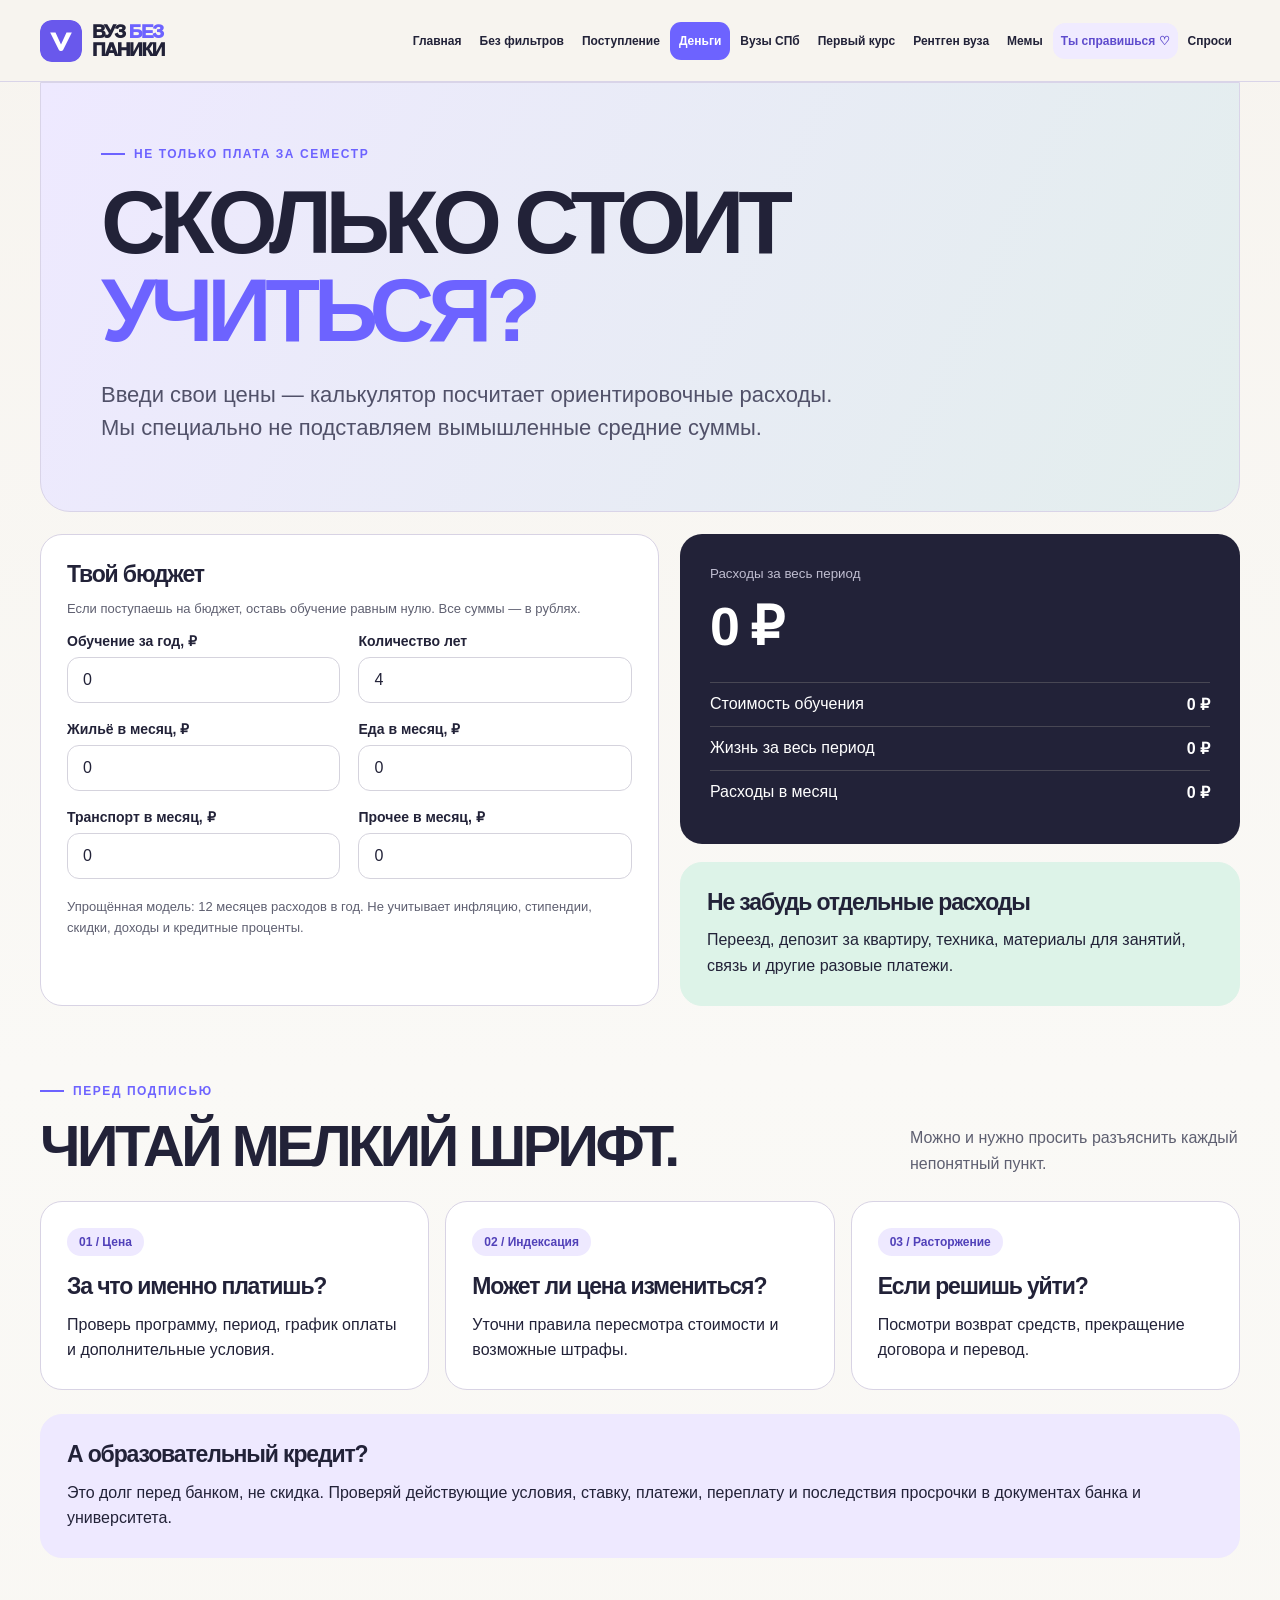
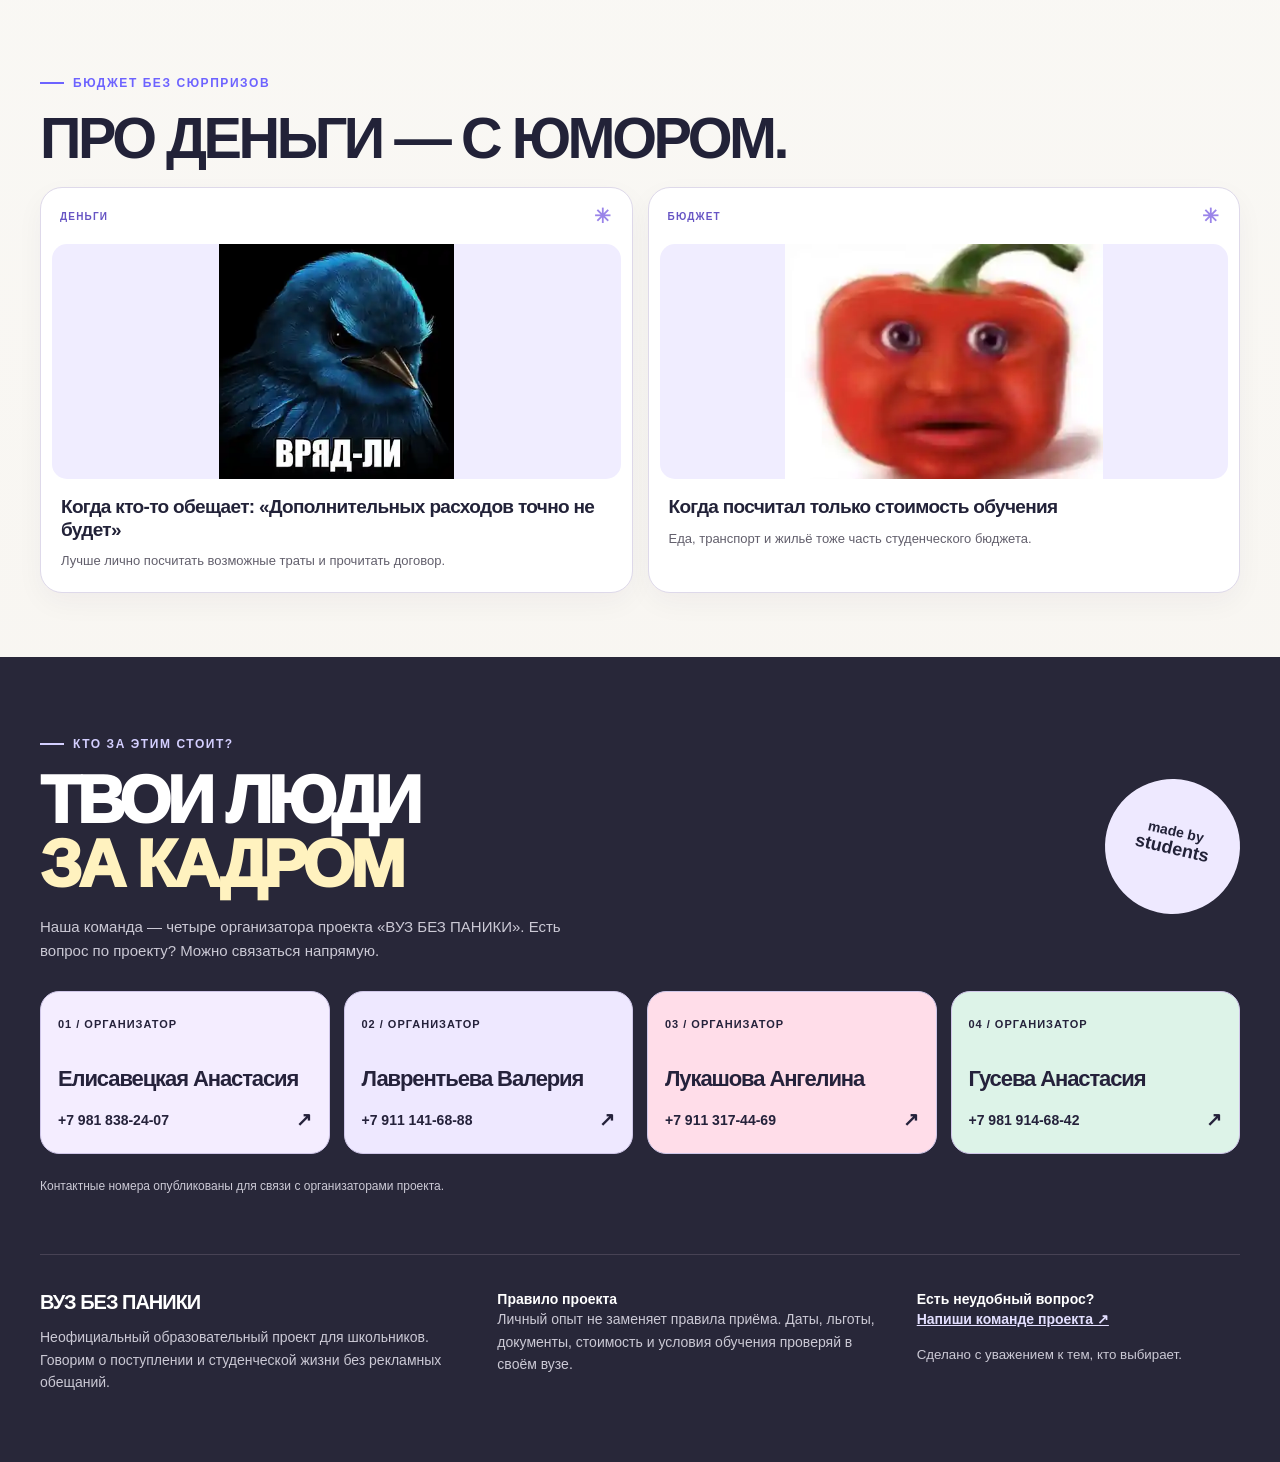
<file: docs/dengi.html>
<!doctype html>
<html lang="ru"><head><meta charset="utf-8"><meta name="viewport" content="width=device-width,initial-scale=1">
<meta name="theme-color" content="#f7f8f5"><meta name="description" content="Калькулятор расходов на студенческую жизнь">
<title>Деньги и договор — ВУЗ БЕЗ ПАНИКИ</title>
<link rel="icon" type="image/svg+xml" href="./logo.svg">
<link rel="stylesheet" href="./style.css?v=13"></head><body data-page="dengi.html">
<a class="skip" href="#main">Перейти к содержанию</a>
<header class="header"><div class="wrap header-row"><a class="brand" href="./index.html" aria-label="ВУЗ БЕЗ ПАНИКИ — главная"><img class="brand-mark brand-logo" src="./logo.svg" alt="" width="42" height="42"><span>ВУЗ <em>БЕЗ</em><br>ПАНИКИ</span></a><button class="menu-toggle" type="button" aria-expanded="false" aria-controls="nav">Меню <span aria-hidden="true">☰</span></button><nav class="nav" id="nav" aria-label="Разделы"><a href="./index.html" >Главная</a><a href="./bez-filtrov.html" >Без фильтров</a><a href="./postuplenie.html" >Поступление</a><a href="./dengi.html" aria-current="page">Деньги</a><a href="./vuzy.html" >Вузы СПб</a><a href="./perviy-kurs.html" >Первый курс</a><a href="./rentgen.html">Рентген вуза</a><a href="./memes.html">Мемы</a><a href="./support.html">Ты справишься ♡</a><a href="./sprosi.html" >Спроси</a></nav></div></header>
<main id="main"><section class="wrap page-hero"><span class="eyebrow">Не только плата за семестр</span><h1>СКОЛЬКО СТОИТ<br><span class='violet'>УЧИТЬСЯ?</span></h1><p class="lead">Введи свои цены — калькулятор посчитает ориентировочные расходы. Мы специально не подставляем вымышленные средние суммы.</p></section>
<section class="wrap content"><div class="two-col"><div class="panel"><h3>Твой бюджет</h3><p class="muted small">Если поступаешь на бюджет, оставь обучение равным нулю. Все суммы — в рублях.</p><div class="field-grid">
<div class="field"><label for="tuition">Обучение за год, ₽</label><input id="tuition" type="number" min="0"  step="1000" value="0"></div><div class="field"><label for="years">Количество лет</label><input id="years" type="number" min="1" max="10" step="1" value="4"></div><div class="field"><label for="rent">Жильё в месяц, ₽</label><input id="rent" type="number" min="0"  step="500" value="0"></div><div class="field"><label for="food">Еда в месяц, ₽</label><input id="food" type="number" min="0"  step="500" value="0"></div><div class="field"><label for="transport">Транспорт в месяц, ₽</label><input id="transport" type="number" min="0"  step="100" value="0"></div><div class="field"><label for="other">Прочее в месяц, ₽</label><input id="other" type="number" min="0"  step="500" value="0"></div></div><p class="note" style="margin-top:18px">Упрощённая модель: 12 месяцев расходов в год. Не учитывает инфляцию, стипендии, скидки, доходы и кредитные проценты.</p></div>
<div class="stack"><div class="result" aria-live="polite"><small>Расходы за весь период</small><strong id="total">0 ₽</strong><div class="result-row"><span>Стоимость обучения</span><b id="education">0 ₽</b></div><div class="result-row"><span>Жизнь за весь период</span><b id="living">0 ₽</b></div><div class="result-row"><span>Расходы в месяц</span><b id="monthly">0 ₽</b></div></div><div class="panel mint"><h3>Не забудь отдельные расходы</h3><p>Переезд, депозит за квартиру, техника, материалы для занятий, связь и другие разовые платежи.</p></div></div></div>
<div class="section-head" style="margin-top:72px"><div><span class="eyebrow">Перед подписью</span><h2>ЧИТАЙ МЕЛКИЙ ШРИФТ.</h2></div><p>Можно и нужно просить разъяснить каждый непонятный пункт.</p></div><div class="grid grid3">
<div class="panel"><span class="tag">01 / Цена</span><h3 style="margin-top:17px">За что именно платишь?</h3><p>Проверь программу, период, график оплаты и дополнительные условия.</p></div>
<div class="panel"><span class="tag">02 / Индексация</span><h3 style="margin-top:17px">Может ли цена измениться?</h3><p>Уточни правила пересмотра стоимости и возможные штрафы.</p></div>
<div class="panel"><span class="tag">03 / Расторжение</span><h3 style="margin-top:17px">Если решишь уйти?</h3><p>Посмотри возврат средств, прекращение договора и перевод.</p></div></div>
<div class="panel lav" style="margin-top:24px"><h3>А образовательный кредит?</h3><p>Это долг перед банком, не скидка. Проверяй действующие условия, ставку, платежи, переплату и последствия просрочки в документах банка и университета.</p></div></section><section class="section wrap meme-context"><div class="section-head"><div><span class="eyebrow">Бюджет без сюрпризов</span><h2>Про деньги — с юмором.</h2></div></div><div class="photo-meme-grid"><article class="photo-meme-card reveal"><div class="photo-meme-head"><span>ДЕНЬГИ</span><span aria-hidden="true">✳</span></div><img src="./assets/memes/IMG_8768.webp" alt="Мем, присланный участниками проекта: Когда кто-то обещает: «Дополнительных расходов точно не будет»" width="380" height="320" loading="lazy" decoding="async"><div class="photo-meme-copy"><h3>Когда кто-то обещает: «Дополнительных расходов точно не будет»</h3><p>Лучше лично посчитать возможные траты и прочитать договор.</p></div></article><article class="photo-meme-card reveal"><div class="photo-meme-head"><span>БЮДЖЕТ</span><span aria-hidden="true">✳</span></div><img src="./assets/memes/IMG_8762.webp" alt="Мем, присланный участниками проекта: Когда посчитал только стоимость обучения" width="380" height="320" loading="lazy" decoding="async"><div class="photo-meme-copy"><h3>Когда посчитал только стоимость обучения</h3><p>Еда, транспорт и жильё тоже часть студенческого бюджета.</p></div></article></div></section></main>
<footer class="footer"><div class="wrap team-wrap" id="organizers">
<div class="team-top"><div><span class="eyebrow">Кто за этим стоит?</span><h2>ТВОИ ЛЮДИ<br><span>ЗА КАДРОМ </span></h2><p>Наша команда — четыре организатора проекта «ВУЗ БЕЗ ПАНИКИ». Есть вопрос по проекту? Можно связаться напрямую.</p></div>
<div class="team-bubble" aria-hidden="true">made by<br><b>students</b><span>  </span></div></div>
<div class="team-grid"><article class="team-person"><span class="team-num">01 / ОРГАНИЗАТОР</span><h3>Елисавецкая Анастасия</h3><a href="tel:+79818382407" aria-label="Позвонить: Елисавецкая Анастасия, +7 981 838-24-07">+7 981 838-24-07 <span aria-hidden="true">↗</span></a></article><article class="team-person"><span class="team-num">02 / ОРГАНИЗАТОР</span><h3>Лаврентьева Валерия</h3><a href="tel:+79111416888" aria-label="Позвонить: Лаврентьева Валерия, +7 911 141-68-88">+7 911 141-68-88 <span aria-hidden="true">↗</span></a></article><article class="team-person"><span class="team-num">03 / ОРГАНИЗАТОР</span><h3>Лукашова Ангелина</h3><a href="tel:+79113174469" aria-label="Позвонить: Лукашова Ангелина, +7 911 317-44-69">+7 911 317-44-69 <span aria-hidden="true">↗</span></a></article><article class="team-person"><span class="team-num">04 / ОРГАНИЗАТОР</span><h3>Гусева Анастасия</h3><a href="tel:+79819146842" aria-label="Позвонить: Гусева Анастасия, +7 981 914-68-42">+7 981 914-68-42 <span aria-hidden="true">↗</span></a></article></div>
<p class="team-note">Контактные номера опубликованы для связи с организаторами проекта.</p></div><div class="wrap footer-grid"><div><h3>ВУЗ БЕЗ ПАНИКИ <span class="violet"></span></h3><p>Неофициальный образовательный проект для школьников. Говорим о поступлении и студенческой жизни без рекламных обещаний.</p></div><div><b>Правило проекта</b><p>Личный опыт не заменяет правила приёма. Даты, льготы, документы, стоимость и условия обучения проверяй в своём вузе.</p></div><div><b>Есть неудобный вопрос?</b><p><a href="./sprosi.html">Напиши команде проекта ↗</a></p><small>Сделано с уважением к тем, кто выбирает.</small></div></div></footer><script defer src="./app.js?v=13"></script></body></html>
</file>
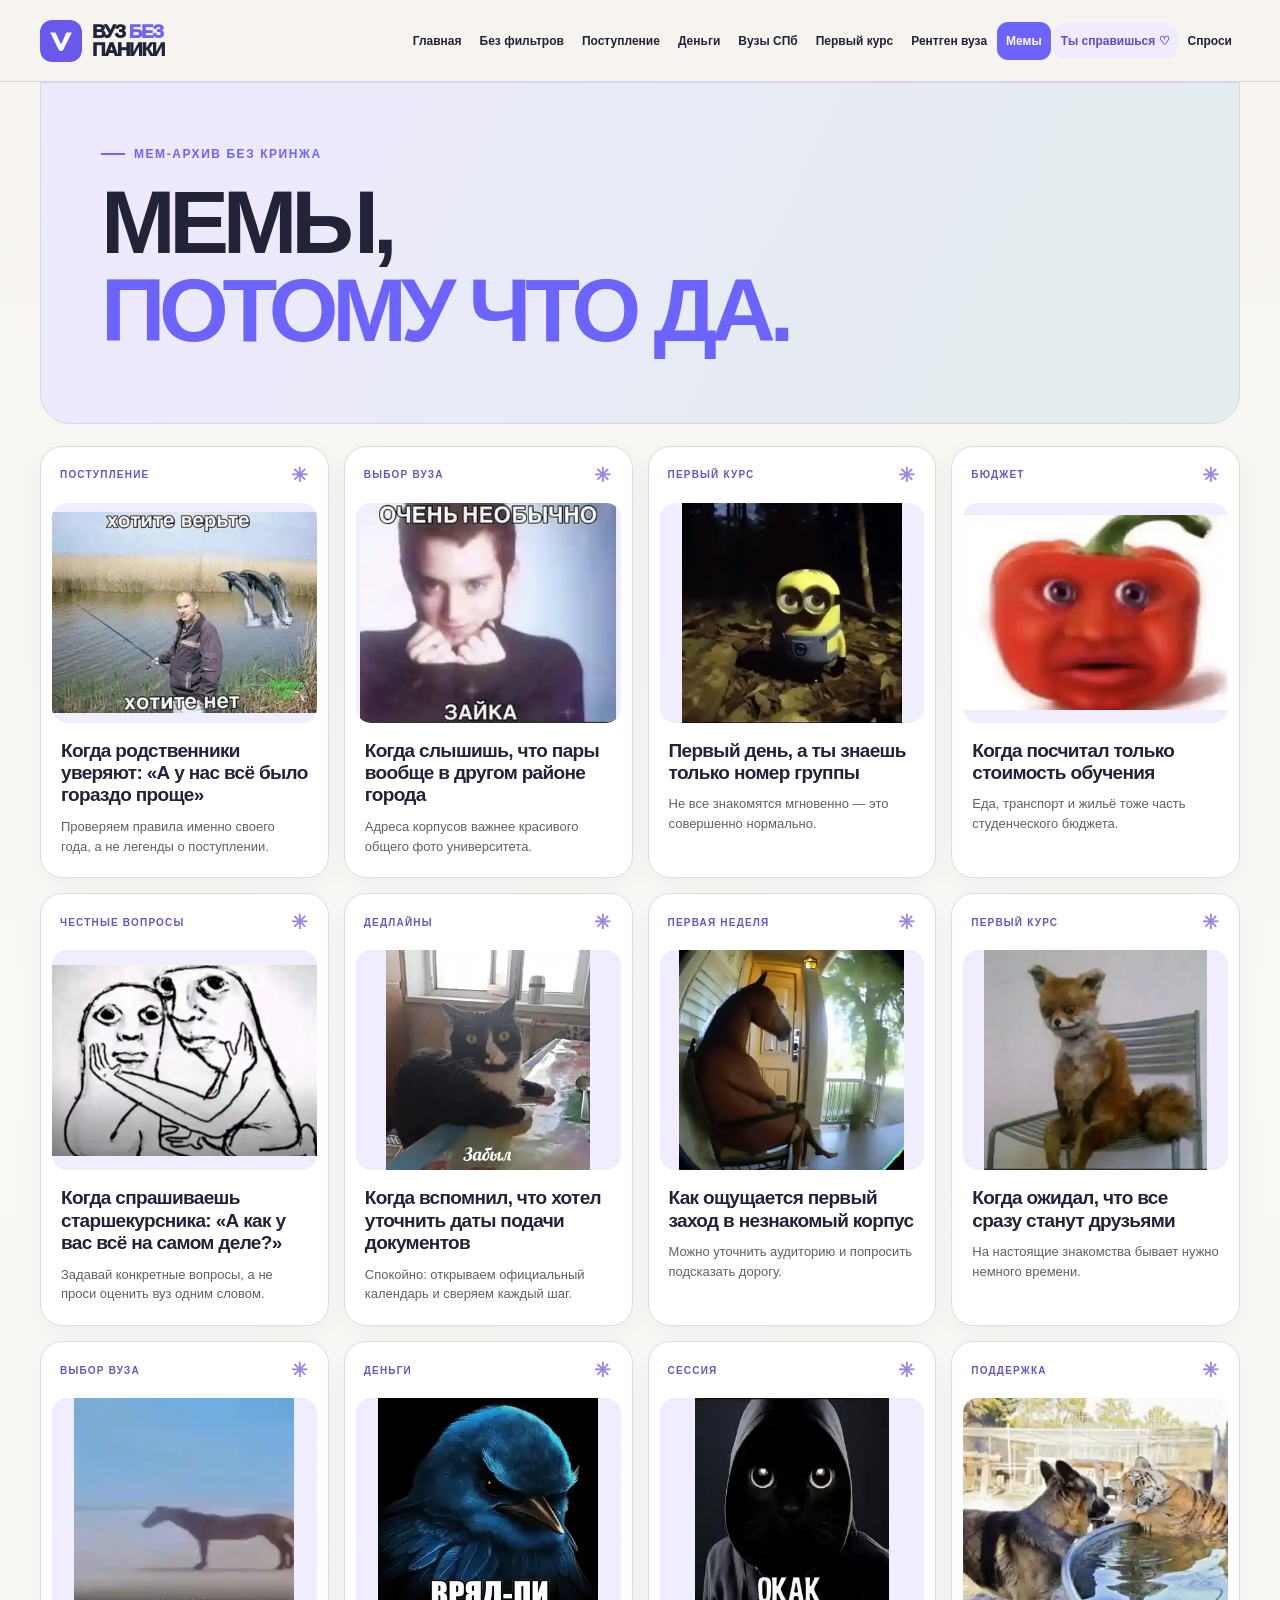
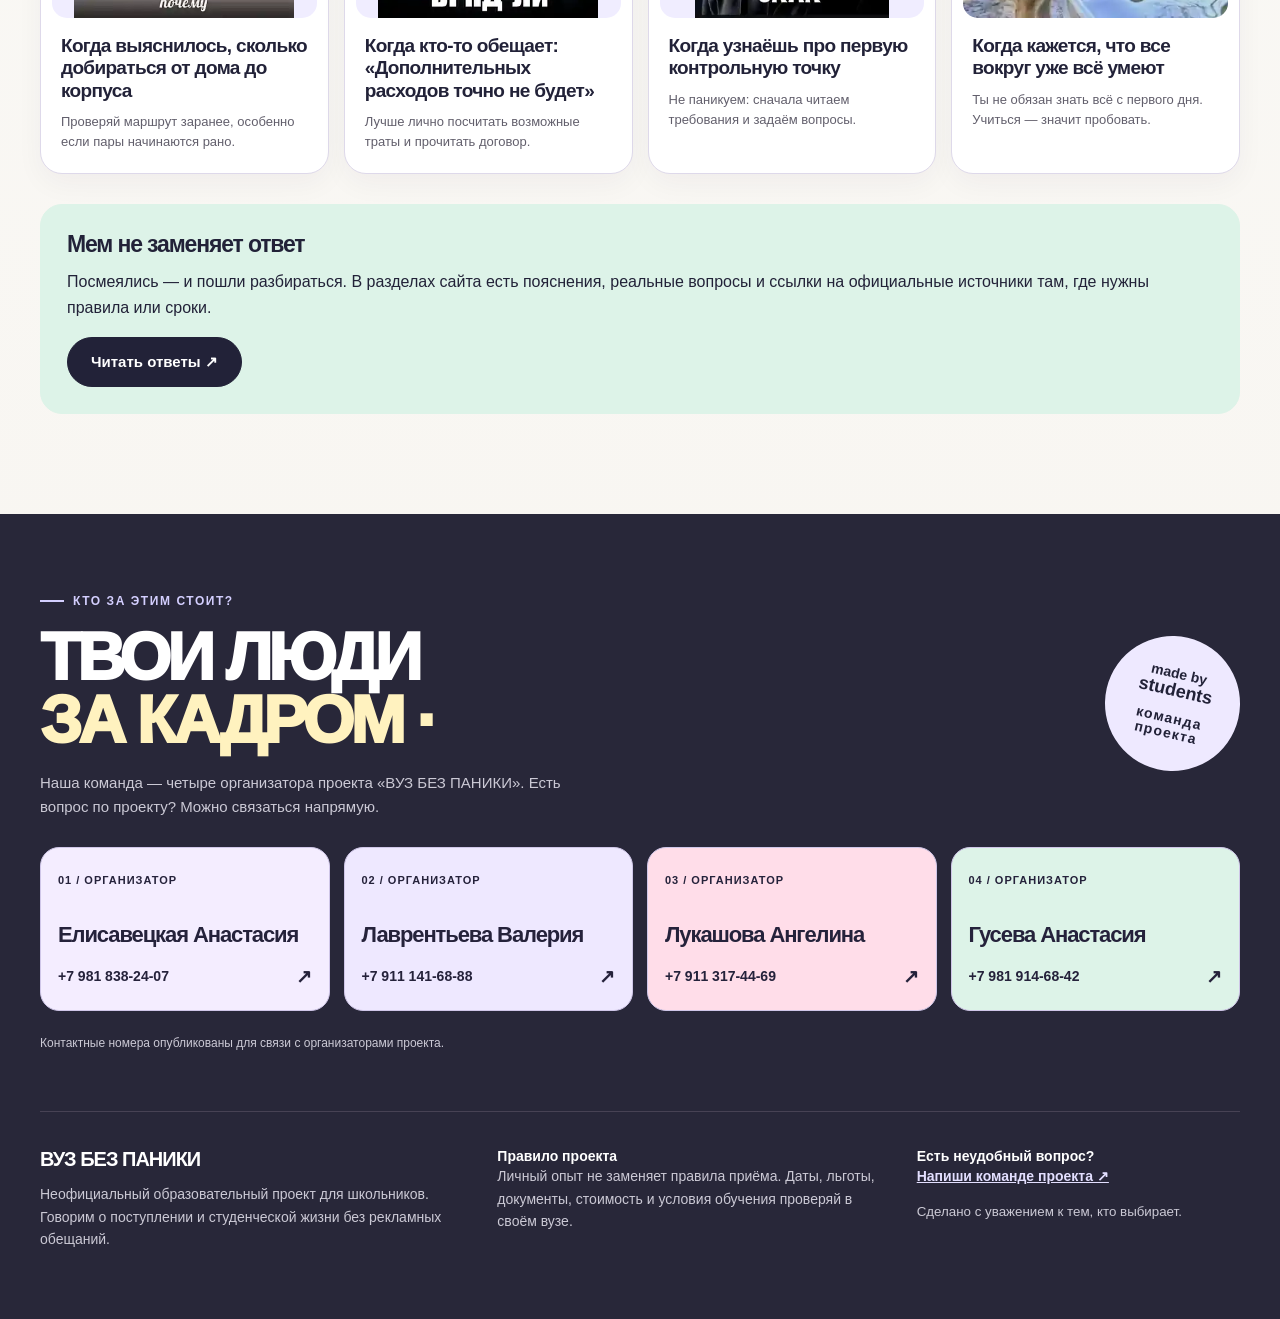
<file: docs/memes.html>
<!doctype html><html lang="ru"><head><meta charset="utf-8"><meta name="viewport" content="width=device-width,initial-scale=1"><meta name="theme-color" content="#f7f4ef"><meta name="description" content="Мемы про студенческую жизнь — ВУЗ БЕЗ ПАНИКИ, честный гид для будущих студентов."><title>Мемы про студенческую жизнь — ВУЗ БЕЗ ПАНИКИ</title><link rel="icon" type="image/svg+xml" href="./logo.svg"><link rel="stylesheet" href="./style.css?v=13"></head><body data-page="memes.html"><a class="skip" href="#main">Перейти к содержанию</a><header class="header"><div class="wrap header-row"><a class="brand" href="./index.html" aria-label="ВУЗ БЕЗ ПАНИКИ — главная"><img class="brand-mark brand-logo" src="./logo.svg" alt="" width="42" height="42"><span>ВУЗ <em>БЕЗ</em><br>ПАНИКИ</span></a><button class="menu-toggle" type="button" aria-expanded="false" aria-controls="nav">Меню <span aria-hidden="true">☰</span></button><nav class="nav" id="nav" aria-label="Разделы"><a href="./index.html" >Главная</a><a href="./bez-filtrov.html" >Без фильтров</a><a href="./postuplenie.html" >Поступление</a><a href="./dengi.html" >Деньги</a><a href="./vuzy.html" >Вузы СПб</a><a href="./perviy-kurs.html" >Первый курс</a><a href="./rentgen.html">Рентген вуза</a><a href="./memes.html" aria-current="page">Мемы</a><a href="./support.html" >Ты справишься ♡</a><a href="./sprosi.html" >Спроси</a></nav></div></header><main id="main"><section class="page-hero wrap"><span class="eyebrow">Мем-архив без кринжа</span><h1>Мемы,<br><span class="violet">потому что да.</span></h1></section>
<section class="content wrap"><div class="photo-meme-grid"><article class="photo-meme-card reveal"><div class="photo-meme-head"><span>ПОСТУПЛЕНИЕ</span><span aria-hidden="true">✳</span></div><img src="./assets/memes/IMG_8759.webp" alt="Мем, присланный участниками проекта: Когда родственники уверяют: «А у нас всё было гораздо проще»" width="380" height="320" loading="lazy" decoding="async"><div class="photo-meme-copy"><h3>Когда родственники уверяют: «А у нас всё было гораздо проще»</h3><p>Проверяем правила именно своего года, а не легенды о поступлении.</p></div></article><article class="photo-meme-card reveal"><div class="photo-meme-head"><span>ВЫБОР ВУЗА</span><span aria-hidden="true">✳</span></div><img src="./assets/memes/IMG_8760.webp" alt="Мем, присланный участниками проекта: Когда слышишь, что пары вообще в другом районе города" width="380" height="320" loading="lazy" decoding="async"><div class="photo-meme-copy"><h3>Когда слышишь, что пары вообще в другом районе города</h3><p>Адреса корпусов важнее красивого общего фото университета.</p></div></article><article class="photo-meme-card reveal"><div class="photo-meme-head"><span>ПЕРВЫЙ КУРС</span><span aria-hidden="true">✳</span></div><img src="./assets/memes/IMG_8761.webp" alt="Мем, присланный участниками проекта: Первый день, а ты знаешь только номер группы" width="380" height="320" loading="lazy" decoding="async"><div class="photo-meme-copy"><h3>Первый день, а ты знаешь только номер группы</h3><p>Не все знакомятся мгновенно — это совершенно нормально.</p></div></article><article class="photo-meme-card reveal"><div class="photo-meme-head"><span>БЮДЖЕТ</span><span aria-hidden="true">✳</span></div><img src="./assets/memes/IMG_8762.webp" alt="Мем, присланный участниками проекта: Когда посчитал только стоимость обучения" width="380" height="320" loading="lazy" decoding="async"><div class="photo-meme-copy"><h3>Когда посчитал только стоимость обучения</h3><p>Еда, транспорт и жильё тоже часть студенческого бюджета.</p></div></article><article class="photo-meme-card reveal"><div class="photo-meme-head"><span>ЧЕСТНЫЕ ВОПРОСЫ</span><span aria-hidden="true">✳</span></div><img src="./assets/memes/IMG_8763.webp" alt="Мем, присланный участниками проекта: Когда спрашиваешь старшекурсника: «А как у вас всё на самом деле?»" width="380" height="320" loading="lazy" decoding="async"><div class="photo-meme-copy"><h3>Когда спрашиваешь старшекурсника: «А как у вас всё на самом деле?»</h3><p>Задавай конкретные вопросы, а не проси оценить вуз одним словом.</p></div></article><article class="photo-meme-card reveal"><div class="photo-meme-head"><span>ДЕДЛАЙНЫ</span><span aria-hidden="true">✳</span></div><img src="./assets/memes/IMG_8764.webp" alt="Мем, присланный участниками проекта: Когда вспомнил, что хотел уточнить даты подачи документов" width="380" height="320" loading="lazy" decoding="async"><div class="photo-meme-copy"><h3>Когда вспомнил, что хотел уточнить даты подачи документов</h3><p>Спокойно: открываем официальный календарь и сверяем каждый шаг.</p></div></article><article class="photo-meme-card reveal"><div class="photo-meme-head"><span>ПЕРВАЯ НЕДЕЛЯ</span><span aria-hidden="true">✳</span></div><img src="./assets/memes/IMG_8765.webp" alt="Мем, присланный участниками проекта: Как ощущается первый заход в незнакомый корпус" width="380" height="320" loading="lazy" decoding="async"><div class="photo-meme-copy"><h3>Как ощущается первый заход в незнакомый корпус</h3><p>Можно уточнить аудиторию и попросить подсказать дорогу.</p></div></article><article class="photo-meme-card reveal"><div class="photo-meme-head"><span>ПЕРВЫЙ КУРС</span><span aria-hidden="true">✳</span></div><img src="./assets/memes/IMG_8766.webp" alt="Мем, присланный участниками проекта: Когда ожидал, что все сразу станут друзьями" width="380" height="320" loading="lazy" decoding="async"><div class="photo-meme-copy"><h3>Когда ожидал, что все сразу станут друзьями</h3><p>На настоящие знакомства бывает нужно немного времени.</p></div></article><article class="photo-meme-card reveal"><div class="photo-meme-head"><span>ВЫБОР ВУЗА</span><span aria-hidden="true">✳</span></div><img src="./assets/memes/IMG_8767.webp" alt="Мем, присланный участниками проекта: Когда выяснилось, сколько добираться от дома до корпуса" width="380" height="320" loading="lazy" decoding="async"><div class="photo-meme-copy"><h3>Когда выяснилось, сколько добираться от дома до корпуса</h3><p>Проверяй маршрут заранее, особенно если пары начинаются рано.</p></div></article><article class="photo-meme-card reveal"><div class="photo-meme-head"><span>ДЕНЬГИ</span><span aria-hidden="true">✳</span></div><img src="./assets/memes/IMG_8768.webp" alt="Мем, присланный участниками проекта: Когда кто-то обещает: «Дополнительных расходов точно не будет»" width="380" height="320" loading="lazy" decoding="async"><div class="photo-meme-copy"><h3>Когда кто-то обещает: «Дополнительных расходов точно не будет»</h3><p>Лучше лично посчитать возможные траты и прочитать договор.</p></div></article><article class="photo-meme-card reveal"><div class="photo-meme-head"><span>СЕССИЯ</span><span aria-hidden="true">✳</span></div><img src="./assets/memes/IMG_8769.webp" alt="Мем, присланный участниками проекта: Когда узнаёшь про первую контрольную точку" width="380" height="320" loading="lazy" decoding="async"><div class="photo-meme-copy"><h3>Когда узнаёшь про первую контрольную точку</h3><p>Не паникуем: сначала читаем требования и задаём вопросы.</p></div></article><article class="photo-meme-card reveal"><div class="photo-meme-head"><span>ПОДДЕРЖКА</span><span aria-hidden="true">✳</span></div><img src="./assets/memes/IMG_8770.webp?v=dog-focus-2" alt="Мем с собачкой и тигром. Когда кажется, что все вокруг уже всё умеют" width="380" height="320" loading="lazy" decoding="async" style="object-fit:cover;object-position:18% center"><div class="photo-meme-copy"><h3>Когда кажется, что все вокруг уже всё умеют</h3><p>Ты не обязан знать всё с первого дня. Учиться — значит пробовать.</p></div></article></div>
<div class="panel mint" style="margin-top:30px"><h3>Мем не заменяет ответ</h3><p>Посмеялись — и пошли разбираться. В разделах сайта есть пояснения, реальные вопросы и ссылки на официальные источники там, где нужны правила или сроки.</p><a href="./bez-filtrov.html" class="button-dark">Читать ответы ↗</a></div></section></main><footer class="footer"><div class="wrap team-wrap" id="organizers">
<div class="team-top"><div><span class="eyebrow">Кто за этим стоит?</span><h2>ТВОИ ЛЮДИ<br><span>ЗА КАДРОМ ·</span></h2><p>Наша команда — четыре организатора проекта «ВУЗ БЕЗ ПАНИКИ». Есть вопрос по проекту? Можно связаться напрямую.</p></div>
<div class="team-bubble" aria-hidden="true">made by<br><b>students</b><span>команда проекта</span></div></div>
<div class="team-grid"><article class="team-person"><span class="team-num">01 / ОРГАНИЗАТОР</span><h3>Елисавецкая Анастасия</h3><a href="tel:+79818382407" aria-label="Позвонить: Елисавецкая Анастасия, +7 981 838-24-07">+7 981 838-24-07 <span aria-hidden="true">↗</span></a></article><article class="team-person"><span class="team-num">02 / ОРГАНИЗАТОР</span><h3>Лаврентьева Валерия</h3><a href="tel:+79111416888" aria-label="Позвонить: Лаврентьева Валерия, +7 911 141-68-88">+7 911 141-68-88 <span aria-hidden="true">↗</span></a></article><article class="team-person"><span class="team-num">03 / ОРГАНИЗАТОР</span><h3>Лукашова Ангелина</h3><a href="tel:+79113174469" aria-label="Позвонить: Лукашова Ангелина, +7 911 317-44-69">+7 911 317-44-69 <span aria-hidden="true">↗</span></a></article><article class="team-person"><span class="team-num">04 / ОРГАНИЗАТОР</span><h3>Гусева Анастасия</h3><a href="tel:+79819146842" aria-label="Позвонить: Гусева Анастасия, +7 981 914-68-42">+7 981 914-68-42 <span aria-hidden="true">↗</span></a></article></div>
<p class="team-note">Контактные номера опубликованы для связи с организаторами проекта.</p></div><div class="wrap footer-grid"><div><h3>ВУЗ БЕЗ ПАНИКИ <span class="violet"></span></h3><p>Неофициальный образовательный проект для школьников. Говорим о поступлении и студенческой жизни без рекламных обещаний.</p></div><div><b>Правило проекта</b><p>Личный опыт не заменяет правила приёма. Даты, льготы, документы, стоимость и условия обучения проверяй в своём вузе.</p></div><div><b>Есть неудобный вопрос?</b><p><a href="./sprosi.html">Напиши команде проекта ↗</a></p><small>Сделано с уважением к тем, кто выбирает.</small></div></div></footer><script defer src="./app.js?v=13"></script></body></html>
</file>
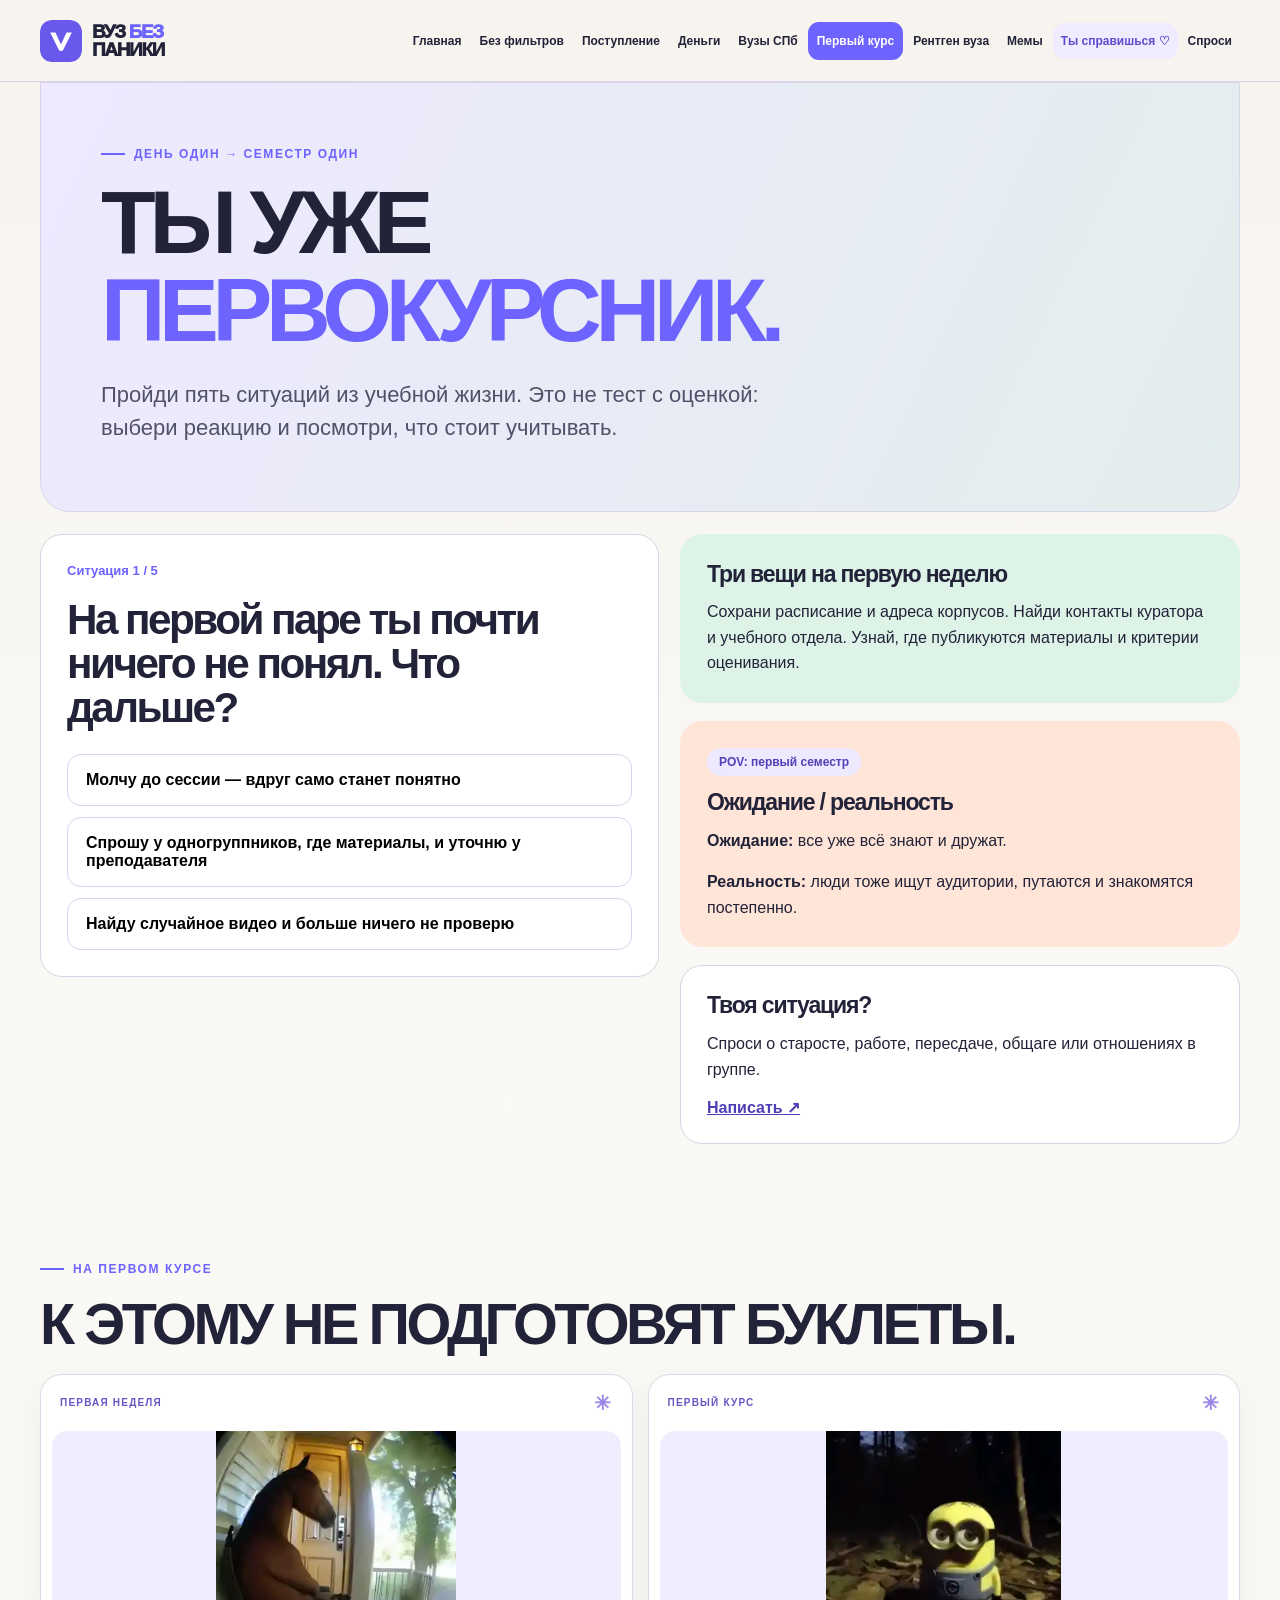
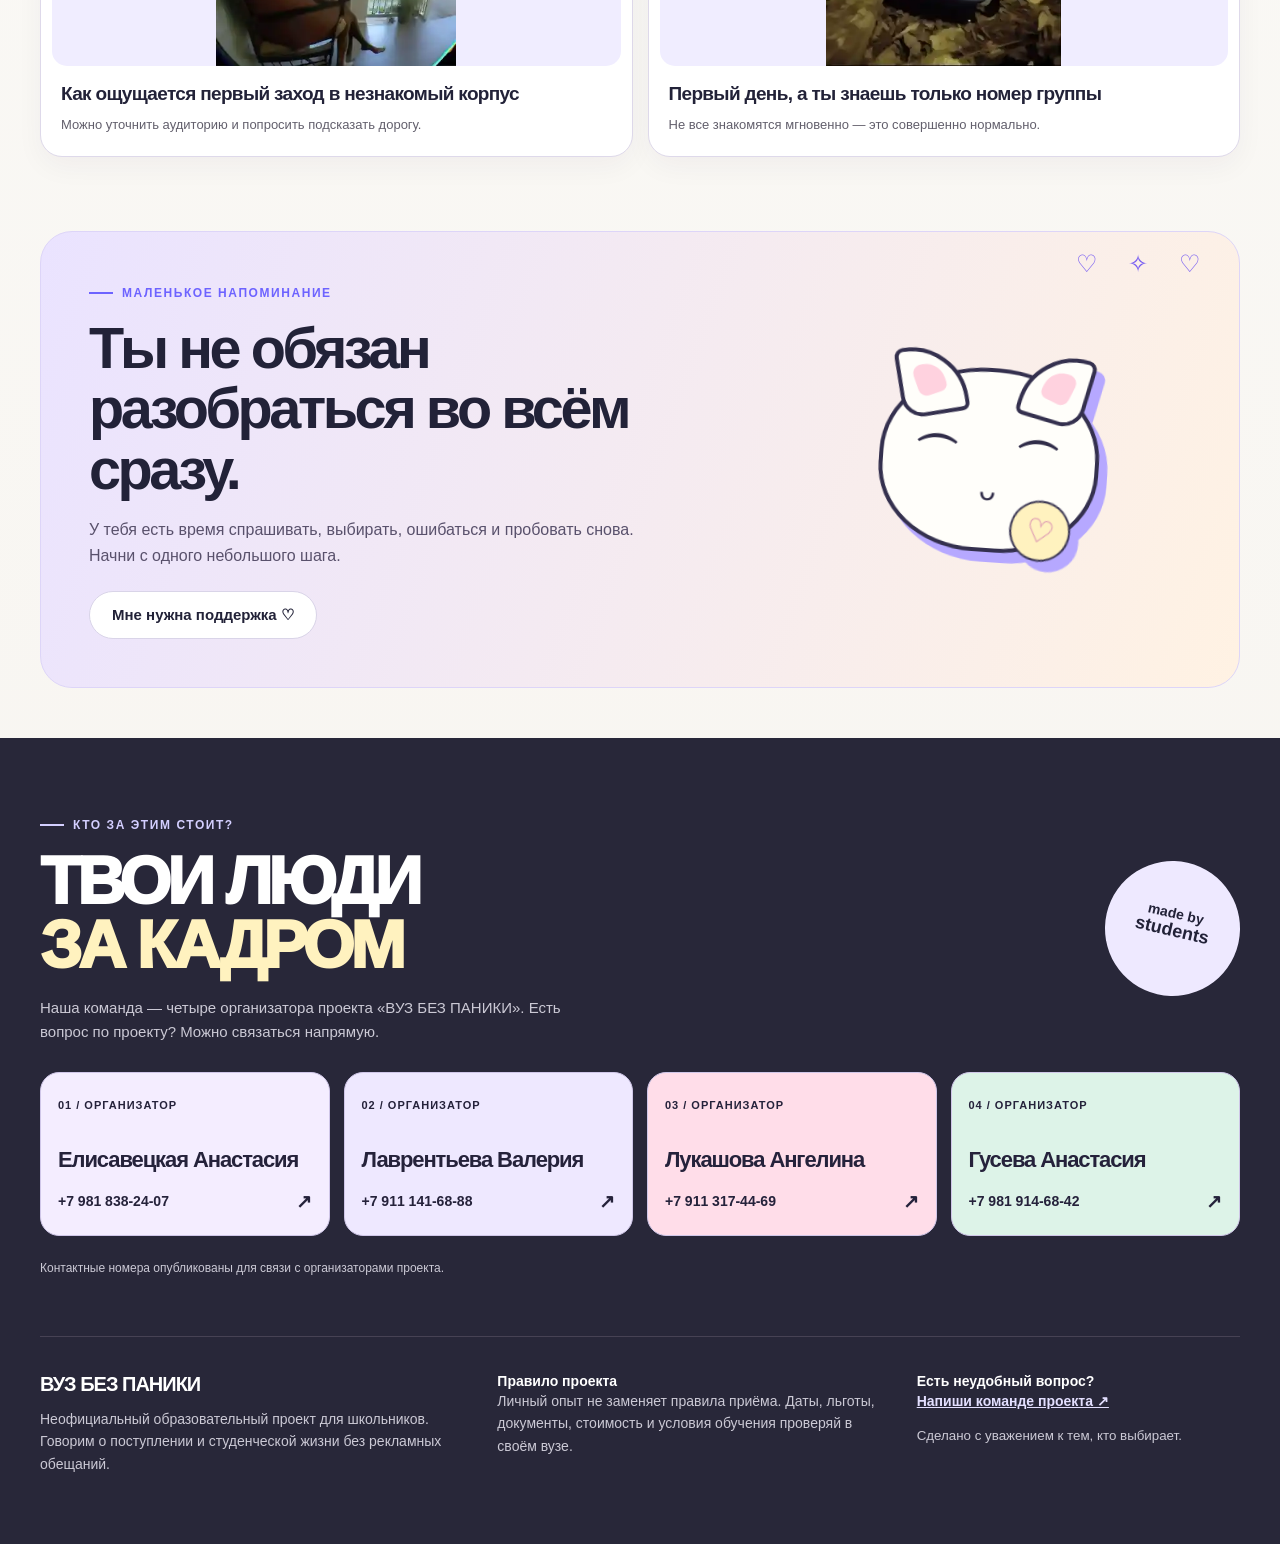
<file: docs/perviy-kurs.html>
<!doctype html>
<html lang="ru"><head><meta charset="utf-8"><meta name="viewport" content="width=device-width,initial-scale=1">
<meta name="theme-color" content="#f7f8f5"><meta name="description" content="Интерактивные ситуации первых недель учёбы">
<title>Первый курс — ВУЗ БЕЗ ПАНИКИ</title>
<link rel="icon" type="image/svg+xml" href="./logo.svg">
<link rel="stylesheet" href="./style.css?v=13"></head><body data-page="perviy-kurs.html">
<a class="skip" href="#main">Перейти к содержанию</a>
<header class="header"><div class="wrap header-row"><a class="brand" href="./index.html" aria-label="ВУЗ БЕЗ ПАНИКИ — главная"><img class="brand-mark brand-logo" src="./logo.svg" alt="" width="42" height="42"><span>ВУЗ <em>БЕЗ</em><br>ПАНИКИ</span></a><button class="menu-toggle" type="button" aria-expanded="false" aria-controls="nav">Меню <span aria-hidden="true">☰</span></button><nav class="nav" id="nav" aria-label="Разделы"><a href="./index.html" >Главная</a><a href="./bez-filtrov.html" >Без фильтров</a><a href="./postuplenie.html" >Поступление</a><a href="./dengi.html" >Деньги</a><a href="./vuzy.html" >Вузы СПб</a><a href="./perviy-kurs.html" aria-current="page">Первый курс</a><a href="./rentgen.html">Рентген вуза</a><a href="./memes.html">Мемы</a><a href="./support.html">Ты справишься ♡</a><a href="./sprosi.html" >Спроси</a></nav></div></header>
<main id="main"><section class="wrap page-hero"><span class="eyebrow">День один → семестр один</span><h1>ТЫ УЖЕ<br><span class='violet'>ПЕРВОКУРСНИК.</span></h1><p class="lead">Пройди пять ситуаций из учебной жизни. Это не тест с оценкой: выбери реакцию и посмотри, что стоит учитывать.</p></section>
<section class="wrap content"><div class="two-col"><div><div id="quiz" class="panel quiz" aria-live="polite"></div><button id="next-quiz" class="button" type="button" style="margin-top:17px" hidden>Следующая ситуация →</button></div><div class="stack"><div class="panel mint"><h3>Три вещи на первую неделю</h3><p>Сохрани расписание и адреса корпусов. Найди контакты куратора и учебного отдела. Узнай, где публикуются материалы и критерии оценивания.</p></div><div class="panel peach"><span class="tag">POV: первый семестр</span><h3 style="margin-top:13px">Ожидание / реальность</h3><p><b>Ожидание:</b> все уже всё знают и дружат.</p><p><b>Реальность:</b> люди тоже ищут аудитории, путаются и знакомятся постепенно.</p></div><div class="panel"><h3>Твоя ситуация?</h3><p>Спроси о старосте, работе, пересдаче, общаге или отношениях в группе.</p><a href="./sprosi.html">Написать ↗</a></div></div></div></section><section class="section wrap meme-context"><div class="section-head"><div><span class="eyebrow">На первом курсе</span><h2>К этому не подготовят буклеты.</h2></div></div><div class="photo-meme-grid"><article class="photo-meme-card reveal"><div class="photo-meme-head"><span>ПЕРВАЯ НЕДЕЛЯ</span><span aria-hidden="true">✳</span></div><img src="./assets/memes/IMG_8765.webp" alt="Мем, присланный участниками проекта: Как ощущается первый заход в незнакомый корпус" width="380" height="320" loading="lazy" decoding="async"><div class="photo-meme-copy"><h3>Как ощущается первый заход в незнакомый корпус</h3><p>Можно уточнить аудиторию и попросить подсказать дорогу.</p></div></article><article class="photo-meme-card reveal"><div class="photo-meme-head"><span>ПЕРВЫЙ КУРС</span><span aria-hidden="true">✳</span></div><img src="./assets/memes/IMG_8761.webp" alt="Мем, присланный участниками проекта: Первый день, а ты знаешь только номер группы" width="380" height="320" loading="lazy" decoding="async"><div class="photo-meme-copy"><h3>Первый день, а ты знаешь только номер группы</h3><p>Не все знакомятся мгновенно — это совершенно нормально.</p></div></article></div></section><section class="soft-encourage wrap" aria-label="Немного поддержки"><div class="soft-scribble" aria-hidden="true">♡ ✧ ♡</div><div><span class="eyebrow">Маленькое напоминание</span><h2>Ты не обязан<br>разобраться во всём сразу.</h2><p>У тебя есть время спрашивать, выбирать, ошибаться и пробовать снова. Начни с одного небольшого шага.</p><a href="./support.html" class="button-light">Мне нужна поддержка ♡</a></div><div class="soft-cat" aria-hidden="true"><div class="soft-cat-ear ear-left"></div><div class="soft-cat-ear ear-right"></div><div class="soft-cat-face"><span class="cat-eyes">⌒　⌒</span><span class="cat-mouth">ᴗ</span></div><div class="cat-paw">♡</div></div></section></main>
<footer class="footer"><div class="wrap team-wrap" id="organizers">
<div class="team-top"><div><span class="eyebrow">Кто за этим стоит?</span><h2>ТВОИ ЛЮДИ<br><span>ЗА КАДРОМ </span></h2><p>Наша команда — четыре организатора проекта «ВУЗ БЕЗ ПАНИКИ». Есть вопрос по проекту? Можно связаться напрямую.</p></div>
<div class="team-bubble" aria-hidden="true">made by<br><b>students</b><span>  </span></div></div>
<div class="team-grid"><article class="team-person"><span class="team-num">01 / ОРГАНИЗАТОР</span><h3>Елисавецкая Анастасия</h3><a href="tel:+79818382407" aria-label="Позвонить: Елисавецкая Анастасия, +7 981 838-24-07">+7 981 838-24-07 <span aria-hidden="true">↗</span></a></article><article class="team-person"><span class="team-num">02 / ОРГАНИЗАТОР</span><h3>Лаврентьева Валерия</h3><a href="tel:+79111416888" aria-label="Позвонить: Лаврентьева Валерия, +7 911 141-68-88">+7 911 141-68-88 <span aria-hidden="true">↗</span></a></article><article class="team-person"><span class="team-num">03 / ОРГАНИЗАТОР</span><h3>Лукашова Ангелина</h3><a href="tel:+79113174469" aria-label="Позвонить: Лукашова Ангелина, +7 911 317-44-69">+7 911 317-44-69 <span aria-hidden="true">↗</span></a></article><article class="team-person"><span class="team-num">04 / ОРГАНИЗАТОР</span><h3>Гусева Анастасия</h3><a href="tel:+79819146842" aria-label="Позвонить: Гусева Анастасия, +7 981 914-68-42">+7 981 914-68-42 <span aria-hidden="true">↗</span></a></article></div>
<p class="team-note">Контактные номера опубликованы для связи с организаторами проекта.</p></div><div class="wrap footer-grid"><div><h3>ВУЗ БЕЗ ПАНИКИ <span class="violet"></span></h3><p>Неофициальный образовательный проект для школьников. Говорим о поступлении и студенческой жизни без рекламных обещаний.</p></div><div><b>Правило проекта</b><p>Личный опыт не заменяет правила приёма. Даты, льготы, документы, стоимость и условия обучения проверяй в своём вузе.</p></div><div><b>Есть неудобный вопрос?</b><p><a href="./sprosi.html">Напиши команде проекта ↗</a></p><small>Сделано с уважением к тем, кто выбирает.</small></div></div></footer><script defer src="./app.js?v=13"></script></body></html>
</file>
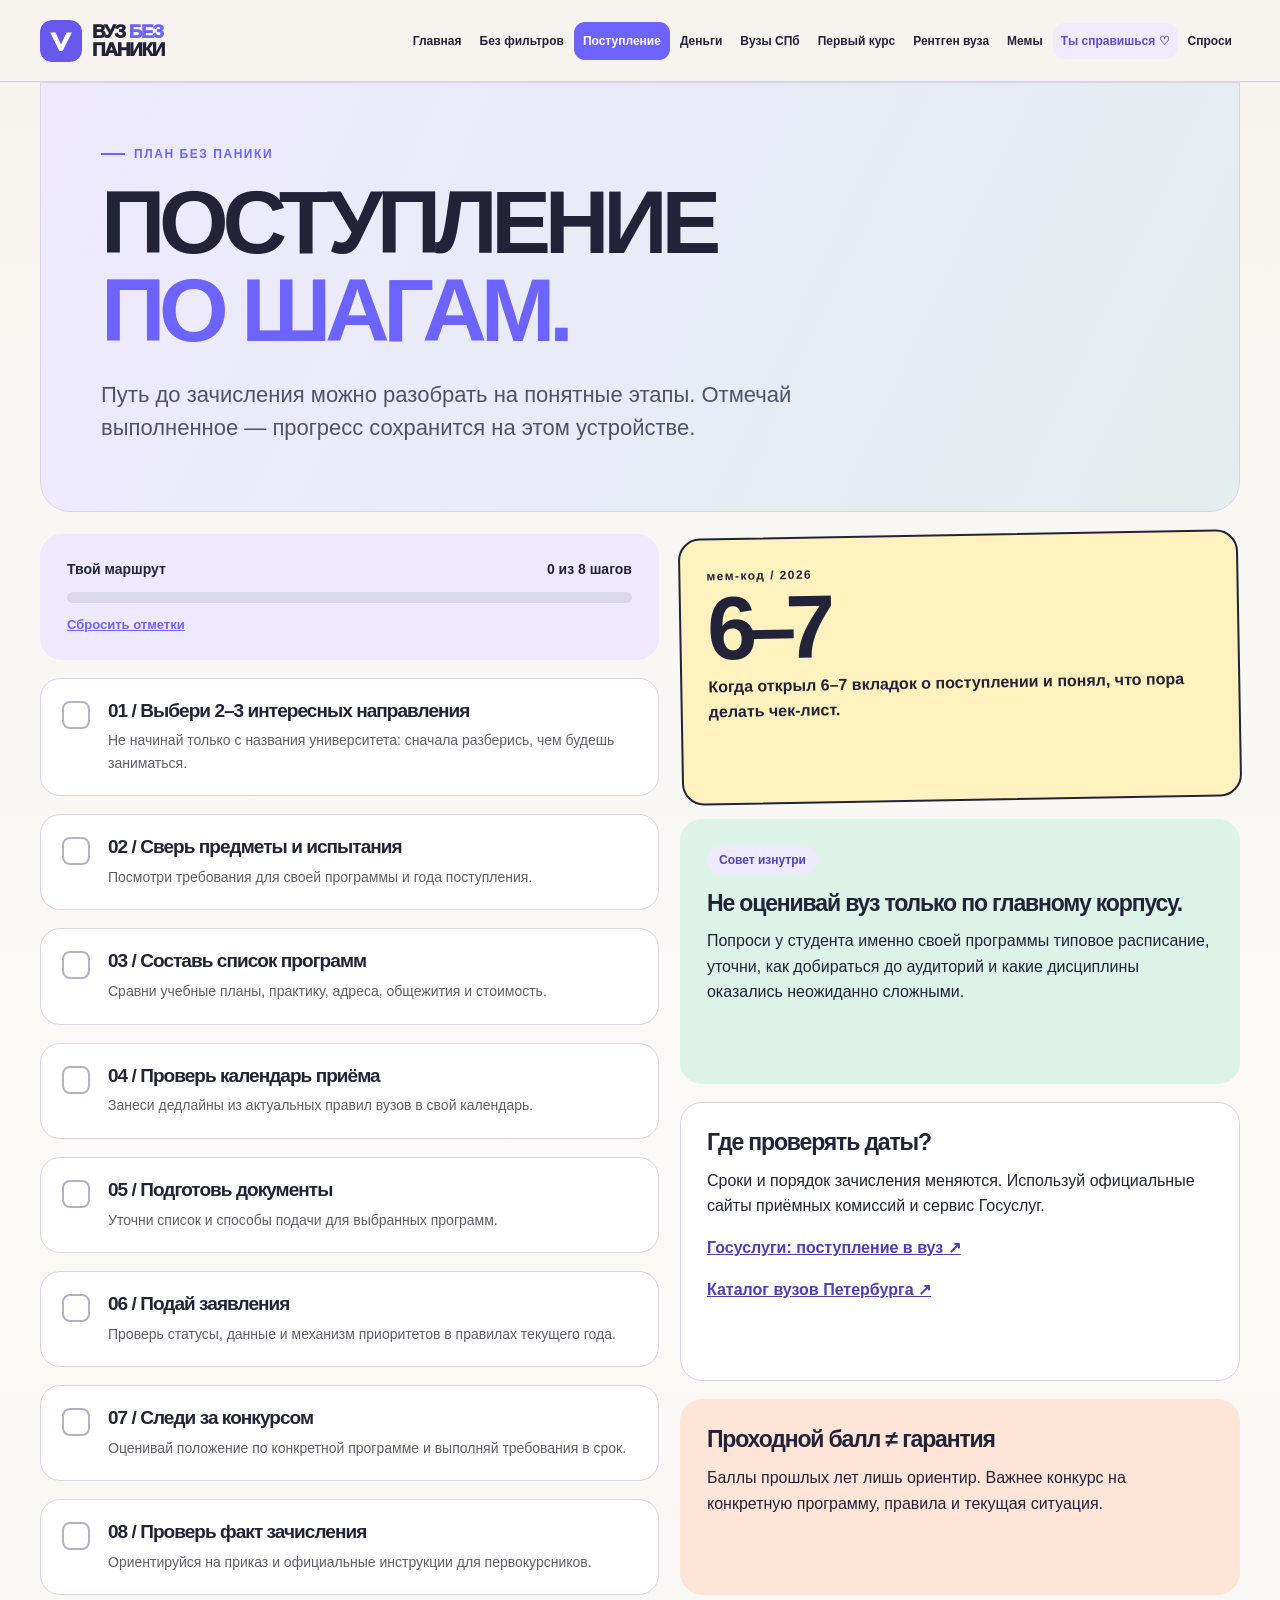
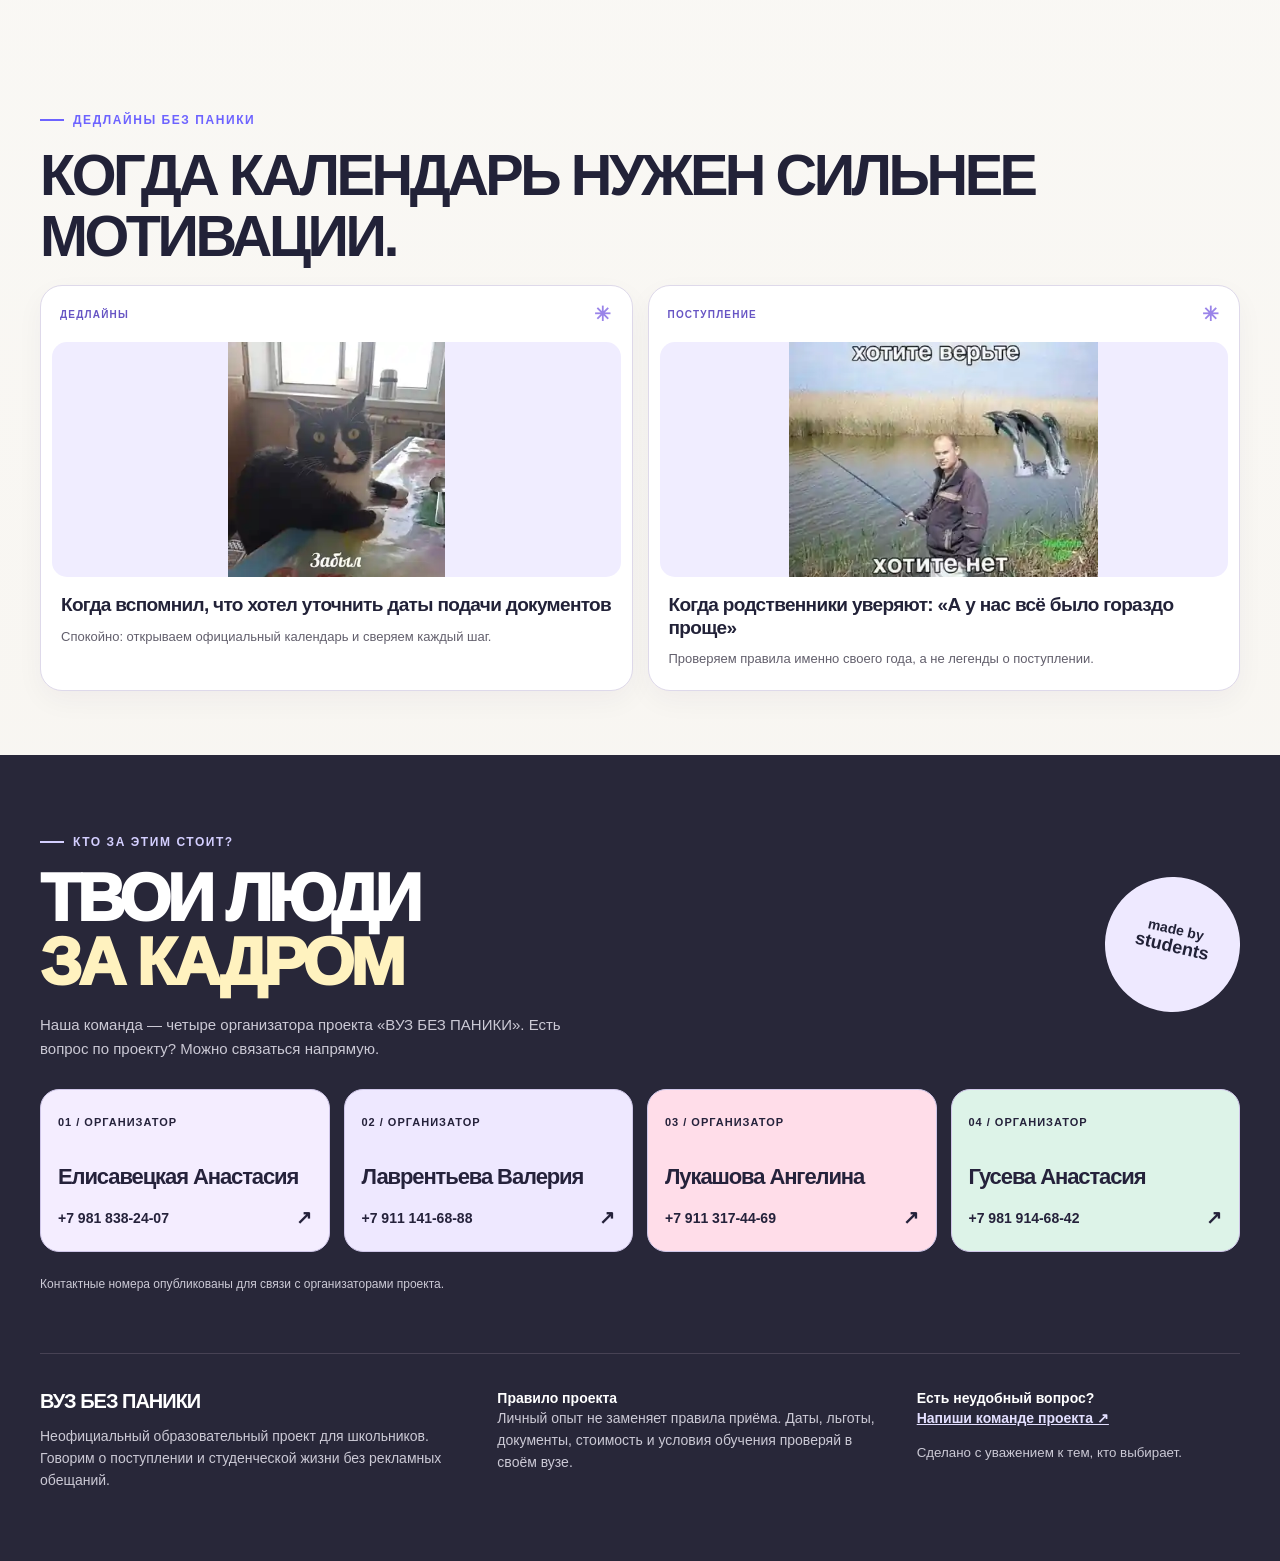
<file: docs/postuplenie.html>
<!doctype html>
<html lang="ru"><head><meta charset="utf-8"><meta name="viewport" content="width=device-width,initial-scale=1">
<meta name="theme-color" content="#f7f8f5"><meta name="description" content="Личный интерактивный маршрут абитуриента">
<title>Поступление — ВУЗ БЕЗ ПАНИКИ</title>
<link rel="icon" type="image/svg+xml" href="./logo.svg">
<link rel="stylesheet" href="./style.css?v=13"></head><body data-page="postuplenie.html">
<a class="skip" href="#main">Перейти к содержанию</a>
<header class="header"><div class="wrap header-row"><a class="brand" href="./index.html" aria-label="ВУЗ БЕЗ ПАНИКИ — главная"><img class="brand-mark brand-logo" src="./logo.svg" alt="" width="42" height="42"><span>ВУЗ <em>БЕЗ</em><br>ПАНИКИ</span></a><button class="menu-toggle" type="button" aria-expanded="false" aria-controls="nav">Меню <span aria-hidden="true">☰</span></button><nav class="nav" id="nav" aria-label="Разделы"><a href="./index.html" >Главная</a><a href="./bez-filtrov.html" >Без фильтров</a><a href="./postuplenie.html" aria-current="page">Поступление</a><a href="./dengi.html" >Деньги</a><a href="./vuzy.html" >Вузы СПб</a><a href="./perviy-kurs.html" >Первый курс</a><a href="./rentgen.html">Рентген вуза</a><a href="./memes.html">Мемы</a><a href="./support.html">Ты справишься ♡</a><a href="./sprosi.html" >Спроси</a></nav></div></header>
<main id="main"><section class="wrap page-hero"><span class="eyebrow">План без паники</span><h1>ПОСТУПЛЕНИЕ<br><span class='violet'>ПО ШАГАМ.</span></h1><p class="lead">Путь до зачисления можно разобрать на понятные этапы. Отмечай выполненное — прогресс сохранится на этом устройстве.</p></section>
<section class="wrap content"><div class="two-col"><div class="stack"><div class="panel lav"><div class="progress-top"><span>Твой маршрут</span><span id="progress">0 из 8 шагов</span></div><div class="progress-track"><div id="progress-bar" class="progress-fill"></div></div><button class="reset" id="reset-steps" type="button">Сбросить отметки</button></div><label class="step"><input type="checkbox" aria-label="Сделано: Выбери 2–3 интересных направления"><span><h3>01 / Выбери 2–3 интересных направления</h3><p>Не начинай только с названия университета: сначала разберись, чем будешь заниматься.</p></span></label><label class="step"><input type="checkbox" aria-label="Сделано: Сверь предметы и испытания"><span><h3>02 / Сверь предметы и испытания</h3><p>Посмотри требования для своей программы и года поступления.</p></span></label><label class="step"><input type="checkbox" aria-label="Сделано: Составь список программ"><span><h3>03 / Составь список программ</h3><p>Сравни учебные планы, практику, адреса, общежития и стоимость.</p></span></label><label class="step"><input type="checkbox" aria-label="Сделано: Проверь календарь приёма"><span><h3>04 / Проверь календарь приёма</h3><p>Занеси дедлайны из актуальных правил вузов в свой календарь.</p></span></label><label class="step"><input type="checkbox" aria-label="Сделано: Подготовь документы"><span><h3>05 / Подготовь документы</h3><p>Уточни список и способы подачи для выбранных программ.</p></span></label><label class="step"><input type="checkbox" aria-label="Сделано: Подай заявления"><span><h3>06 / Подай заявления</h3><p>Проверь статусы, данные и механизм приоритетов в правилах текущего года.</p></span></label><label class="step"><input type="checkbox" aria-label="Сделано: Следи за конкурсом"><span><h3>07 / Следи за конкурсом</h3><p>Оценивай положение по конкретной программе и выполняй требования в срок.</p></span></label><label class="step"><input type="checkbox" aria-label="Сделано: Проверь факт зачисления"><span><h3>08 / Проверь факт зачисления</h3><p>Ориентируйся на приказ и официальные инструкции для первокурсников.</p></span></label></div>
<aside class="stack"><div class="panel meme-aside"><span>мем-код / 2026</span><strong>6–7</strong><p>Когда открыл 6–7 вкладок о поступлении и понял, что пора делать чек-лист.</p></div><div class="panel mint"><span class="tag">Совет изнутри</span><h3 style="margin-top:16px">Не оценивай вуз только по главному корпусу.</h3><p>Попроси у студента именно своей программы типовое расписание, уточни, как добираться до аудиторий и какие дисциплины оказались неожиданно сложными.</p></div><div class="panel"><h3>Где проверять даты?</h3><p>Сроки и порядок зачисления меняются. Используй официальные сайты приёмных комиссий и сервис Госуслуг.</p><p><a href="https://www.gosuslugi.ru/vuzonline" target="_blank" rel="noopener noreferrer">Госуслуги: поступление в вуз ↗</a></p><p><a href="./vuzy.html">Каталог вузов Петербурга ↗</a></p></div><div class="panel peach"><h3>Проходной балл ≠ гарантия</h3><p>Баллы прошлых лет лишь ориентир. Важнее конкурс на конкретную программу, правила и текущая ситуация.</p></div></aside></div></section><section class="section wrap meme-context"><div class="section-head"><div><span class="eyebrow">Дедлайны без паники</span><h2>Когда календарь нужен сильнее мотивации.</h2></div></div><div class="photo-meme-grid"><article class="photo-meme-card reveal"><div class="photo-meme-head"><span>ДЕДЛАЙНЫ</span><span aria-hidden="true">✳</span></div><img src="./assets/memes/IMG_8764.webp" alt="Мем, присланный участниками проекта: Когда вспомнил, что хотел уточнить даты подачи документов" width="380" height="320" loading="lazy" decoding="async"><div class="photo-meme-copy"><h3>Когда вспомнил, что хотел уточнить даты подачи документов</h3><p>Спокойно: открываем официальный календарь и сверяем каждый шаг.</p></div></article><article class="photo-meme-card reveal"><div class="photo-meme-head"><span>ПОСТУПЛЕНИЕ</span><span aria-hidden="true">✳</span></div><img src="./assets/memes/IMG_8759.webp" alt="Мем, присланный участниками проекта: Когда родственники уверяют: «А у нас всё было гораздо проще»" width="380" height="320" loading="lazy" decoding="async"><div class="photo-meme-copy"><h3>Когда родственники уверяют: «А у нас всё было гораздо проще»</h3><p>Проверяем правила именно своего года, а не легенды о поступлении.</p></div></article></div></section></main>
<footer class="footer"><div class="wrap team-wrap" id="organizers">
<div class="team-top"><div><span class="eyebrow">Кто за этим стоит?</span><h2>ТВОИ ЛЮДИ<br><span>ЗА КАДРОМ </span></h2><p>Наша команда — четыре организатора проекта «ВУЗ БЕЗ ПАНИКИ». Есть вопрос по проекту? Можно связаться напрямую.</p></div>
<div class="team-bubble" aria-hidden="true">made by<br><b>students</b><span>  </span></div></div>
<div class="team-grid"><article class="team-person"><span class="team-num">01 / ОРГАНИЗАТОР</span><h3>Елисавецкая Анастасия</h3><a href="tel:+79818382407" aria-label="Позвонить: Елисавецкая Анастасия, +7 981 838-24-07">+7 981 838-24-07 <span aria-hidden="true">↗</span></a></article><article class="team-person"><span class="team-num">02 / ОРГАНИЗАТОР</span><h3>Лаврентьева Валерия</h3><a href="tel:+79111416888" aria-label="Позвонить: Лаврентьева Валерия, +7 911 141-68-88">+7 911 141-68-88 <span aria-hidden="true">↗</span></a></article><article class="team-person"><span class="team-num">03 / ОРГАНИЗАТОР</span><h3>Лукашова Ангелина</h3><a href="tel:+79113174469" aria-label="Позвонить: Лукашова Ангелина, +7 911 317-44-69">+7 911 317-44-69 <span aria-hidden="true">↗</span></a></article><article class="team-person"><span class="team-num">04 / ОРГАНИЗАТОР</span><h3>Гусева Анастасия</h3><a href="tel:+79819146842" aria-label="Позвонить: Гусева Анастасия, +7 981 914-68-42">+7 981 914-68-42 <span aria-hidden="true">↗</span></a></article></div>
<p class="team-note">Контактные номера опубликованы для связи с организаторами проекта.</p></div><div class="wrap footer-grid"><div><h3>ВУЗ БЕЗ ПАНИКИ <span class="violet"></span></h3><p>Неофициальный образовательный проект для школьников. Говорим о поступлении и студенческой жизни без рекламных обещаний.</p></div><div><b>Правило проекта</b><p>Личный опыт не заменяет правила приёма. Даты, льготы, документы, стоимость и условия обучения проверяй в своём вузе.</p></div><div><b>Есть неудобный вопрос?</b><p><a href="./sprosi.html">Напиши команде проекта ↗</a></p><small>Сделано с уважением к тем, кто выбирает.</small></div></div></footer><script defer src="./app.js?v=13"></script></body></html>
</file>
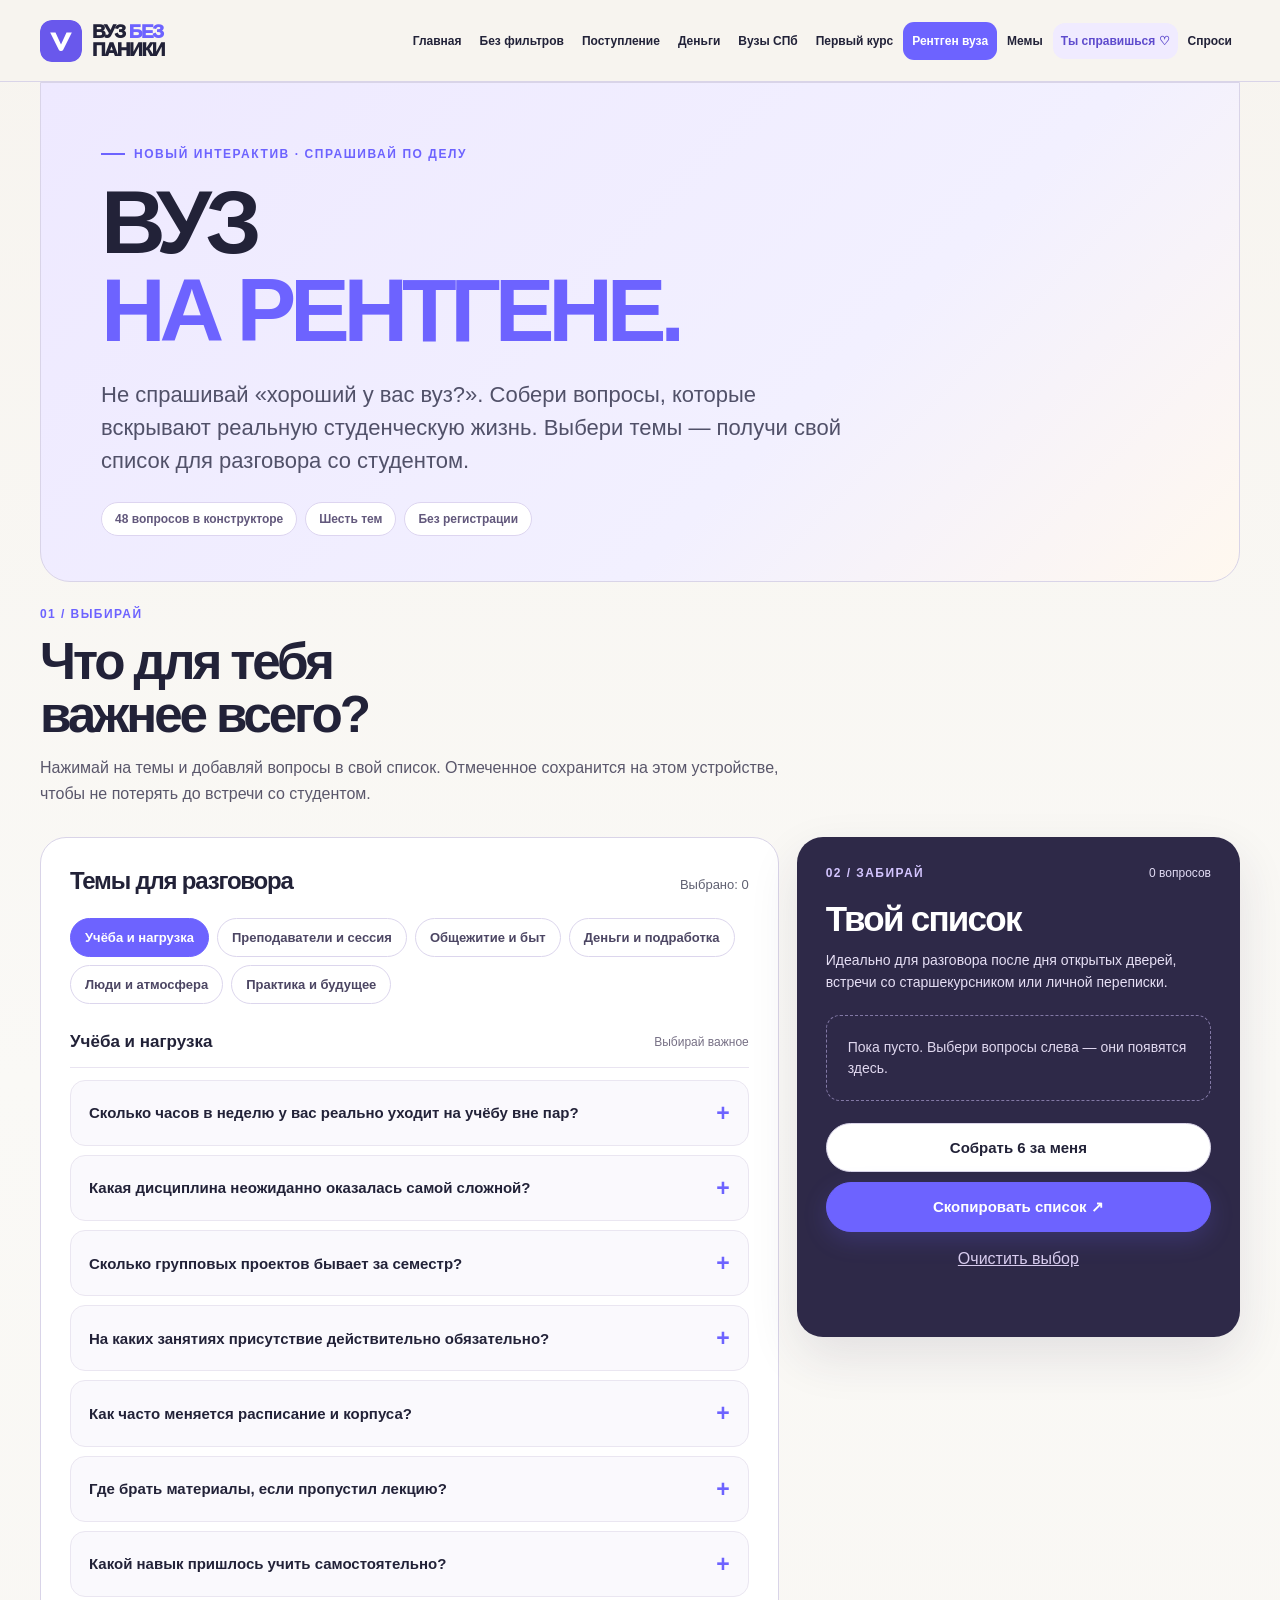
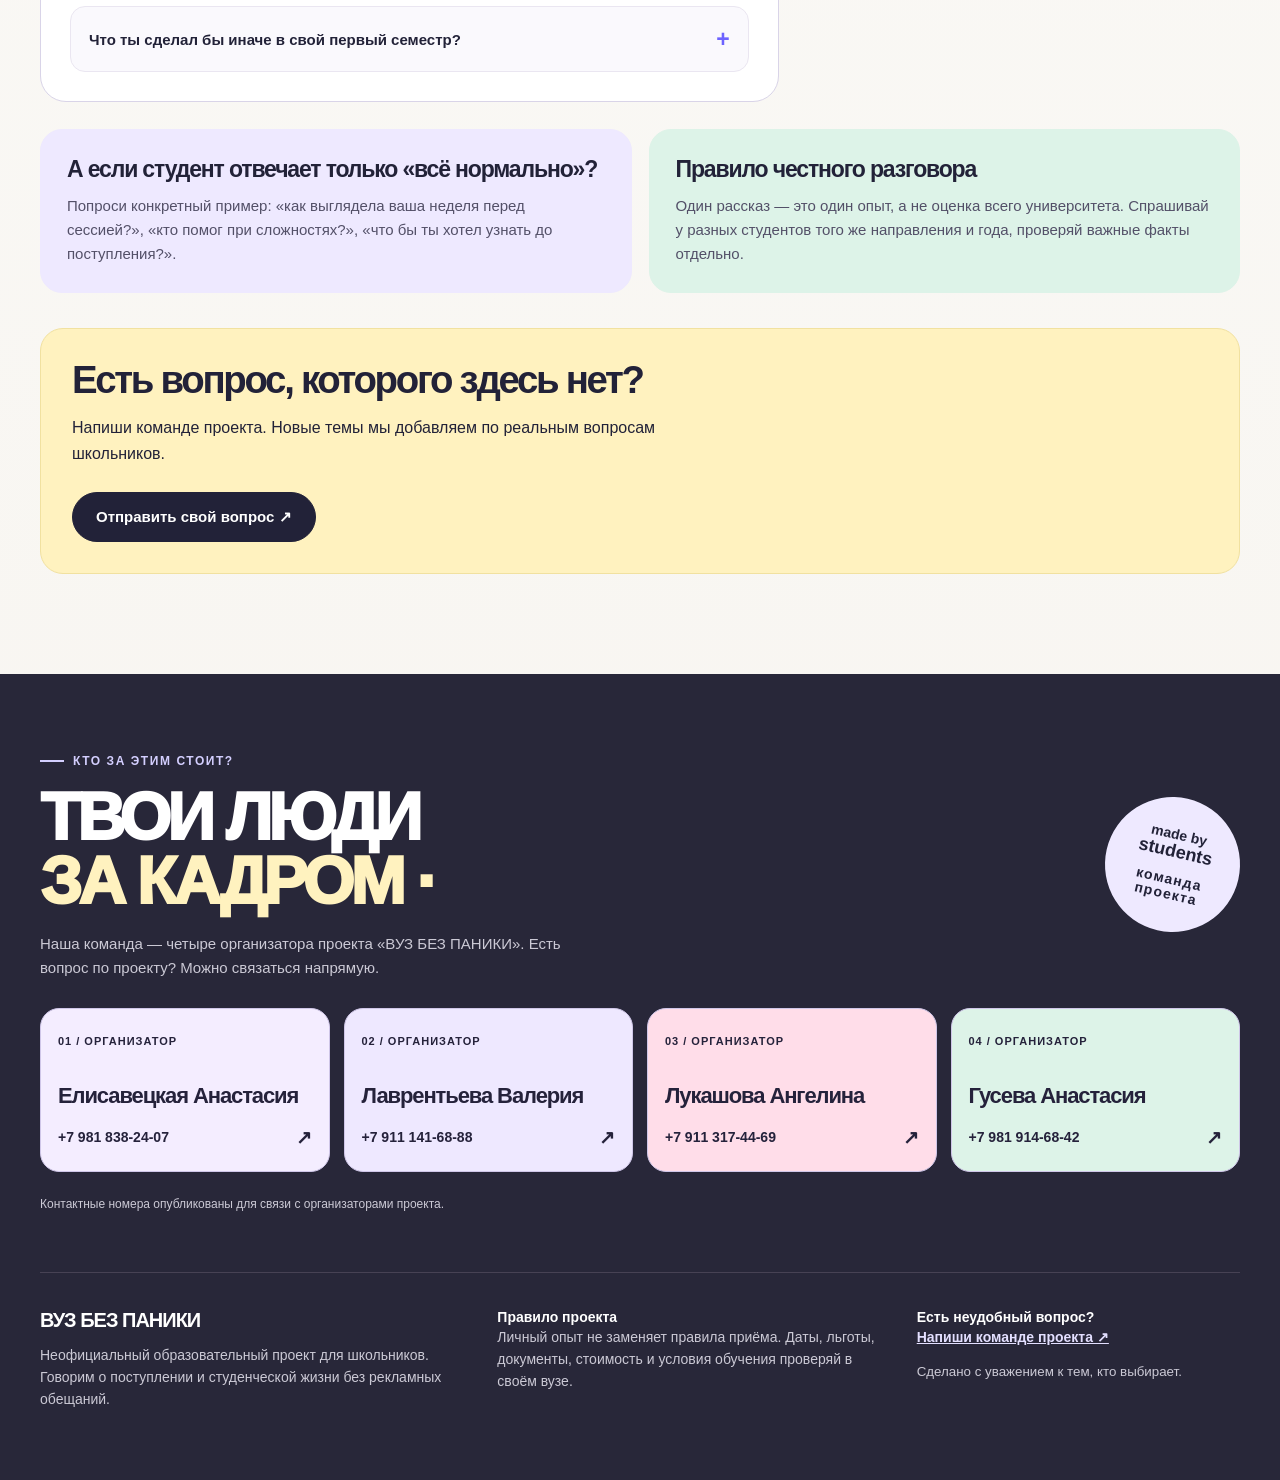
<file: docs/rentgen.html>
<!doctype html>
<html lang="ru"><head><meta charset="utf-8"><meta name="viewport" content="width=device-width,initial-scale=1">
<meta name="theme-color" content="#f7f8f5"><meta name="description" content="Неформальный гид о поступлении и жизни в вузах Петербурга">
<title>Вуз на рентгене — ВУЗ БЕЗ ПАНИКИ</title>
<link rel="icon" type="image/svg+xml" href="./logo.svg">
<link rel="stylesheet" href="./style.css?v=13"></head><body data-page="rentgen.html">
<a class="skip" href="#main">Перейти к содержанию</a>
<header class="header"><div class="wrap header-row"><a class="brand" href="./index.html" aria-label="ВУЗ БЕЗ ПАНИКИ — главная"><img class="brand-mark brand-logo" src="./logo.svg" alt="" width="42" height="42"><span>ВУЗ <em>БЕЗ</em><br>ПАНИКИ</span></a><button class="menu-toggle" type="button" aria-expanded="false" aria-controls="nav">Меню <span aria-hidden="true">☰</span></button><nav class="nav" id="nav" aria-label="Разделы"><a href="./index.html" >Главная</a><a href="./bez-filtrov.html" >Без фильтров</a><a href="./postuplenie.html" >Поступление</a><a href="./dengi.html" >Деньги</a><a href="./vuzy.html" >Вузы СПб</a><a href="./perviy-kurs.html" >Первый курс</a><a href="./rentgen.html" aria-current="page">Рентген вуза</a><a href="./memes.html">Мемы</a><a href="./support.html">Ты справишься ♡</a><a href="./sprosi.html" >Спроси</a></nav></div></header>
<main id="main">
<section class="wrap page-hero xray-hero"><span class="eyebrow">Новый интерактив · спрашивай по делу</span><h1>ВУЗ<br><span class="violet">НА РЕНТГЕНЕ.</span></h1><p class="lead">Не спрашивай «хороший у вас вуз?». Собери вопросы, которые вскрывают реальную студенческую жизнь. Выбери темы — получи свой список для разговора со студентом.</p><div class="xray-chips"><span>48 вопросов в конструкторе</span><span>Шесть тем</span><span>Без регистрации</span></div></section>
<section class="wrap content">
<div class="xray-explainer"><span class="xray-eyebrow">01 / ВЫБИРАЙ</span><h2>Что для тебя<br>важнее всего?</h2><p>Нажимай на темы и добавляй вопросы в свой список. Отмеченное сохранится на этом устройстве, чтобы не потерять до встречи со студентом.</p></div>
<div class="xray-layout"><div class="xray-workspace">
<div class="xray-top"><h3>Темы для разговора</h3><span class="small muted" id="xray-total">Выбрано: 0</span></div>
<div id="xray-topics" class="xray-topics" aria-label="Выбрать тему"></div>
<div class="xray-prompt"><span id="xray-current">Учёба и нагрузка</span><span>Выбирай важное</span></div>
<div id="xray-options" class="xray-options"></div>
</div>
<aside class="xray-basket"><div class="xray-basket-head"><span class="xray-eyebrow">02 / ЗАБИРАЙ</span><span id="xray-count" aria-live="polite">0 вопросов</span></div><h3>Твой список</h3><p class="xray-help">Идеально для разговора после дня открытых дверей, встречи со старшекурсником или личной переписки.</p>
<div id="xray-selected" class="xray-selected" aria-live="polite"><div class="xray-placeholder">Пока пусто. Выбери вопросы слева — они появятся здесь.</div></div>
<div class="xray-buttons"><button type="button" id="xray-random" class="button-light">Собрать 6 за меня</button><button type="button" id="xray-copy" class="button">Скопировать список ↗</button><button type="button" id="xray-clear" class="xray-clear">Очистить выбор</button></div>
<p id="xray-status" class="xray-status" role="status" aria-live="polite"></p></aside></div>
<div class="xray-extras"><div class="panel lav"><h3>А если студент отвечает только «всё нормально»?</h3><p>Попроси конкретный пример: «как выглядела ваша неделя перед сессией?», «кто помог при сложностях?», «что бы ты хотел узнать до поступления?».</p></div><div class="panel mint"><h3>Правило честного разговора</h3><p>Один рассказ — это один опыт, а не оценка всего университета. Спрашивай у разных студентов того же направления и года, проверяй важные факты отдельно.</p></div></div>
<div class="xray-end"><h2>Есть вопрос, которого здесь нет?</h2><p>Напиши команде проекта. Новые темы мы добавляем по реальным вопросам школьников.</p><a class="button-dark" href="./sprosi.html">Отправить свой вопрос ↗</a></div>
</section></main><footer class="footer"><div class="wrap team-wrap" id="organizers">
<div class="team-top"><div><span class="eyebrow">Кто за этим стоит?</span><h2>ТВОИ ЛЮДИ<br><span>ЗА КАДРОМ ·</span></h2><p>Наша команда — четыре организатора проекта «ВУЗ БЕЗ ПАНИКИ». Есть вопрос по проекту? Можно связаться напрямую.</p></div>
<div class="team-bubble" aria-hidden="true">made by<br><b>students</b><span>команда проекта</span></div></div>
<div class="team-grid"><article class="team-person"><span class="team-num">01 / ОРГАНИЗАТОР</span><h3>Елисавецкая Анастасия</h3><a href="tel:+79818382407" aria-label="Позвонить: Елисавецкая Анастасия, +7 981 838-24-07">+7 981 838-24-07 <span aria-hidden="true">↗</span></a></article><article class="team-person"><span class="team-num">02 / ОРГАНИЗАТОР</span><h3>Лаврентьева Валерия</h3><a href="tel:+79111416888" aria-label="Позвонить: Лаврентьева Валерия, +7 911 141-68-88">+7 911 141-68-88 <span aria-hidden="true">↗</span></a></article><article class="team-person"><span class="team-num">03 / ОРГАНИЗАТОР</span><h3>Лукашова Ангелина</h3><a href="tel:+79113174469" aria-label="Позвонить: Лукашова Ангелина, +7 911 317-44-69">+7 911 317-44-69 <span aria-hidden="true">↗</span></a></article><article class="team-person"><span class="team-num">04 / ОРГАНИЗАТОР</span><h3>Гусева Анастасия</h3><a href="tel:+79819146842" aria-label="Позвонить: Гусева Анастасия, +7 981 914-68-42">+7 981 914-68-42 <span aria-hidden="true">↗</span></a></article></div>
<p class="team-note">Контактные номера опубликованы для связи с организаторами проекта.</p></div><div class="wrap footer-grid"><div><h3>ВУЗ БЕЗ ПАНИКИ <span class="violet"></span></h3><p>Неофициальный образовательный проект для школьников. Говорим о поступлении и студенческой жизни без рекламных обещаний.</p></div><div><b>Правило проекта</b><p>Личный опыт не заменяет правила приёма. Даты, льготы, документы, стоимость и условия обучения проверяй в своём вузе.</p></div><div><b>Есть неудобный вопрос?</b><p><a href="./sprosi.html">Напиши команде проекта ↗</a></p><small>Сделано с уважением к тем, кто выбирает.</small></div></div></footer><script defer src="./app.js?v=13"></script></body></html>
</file>
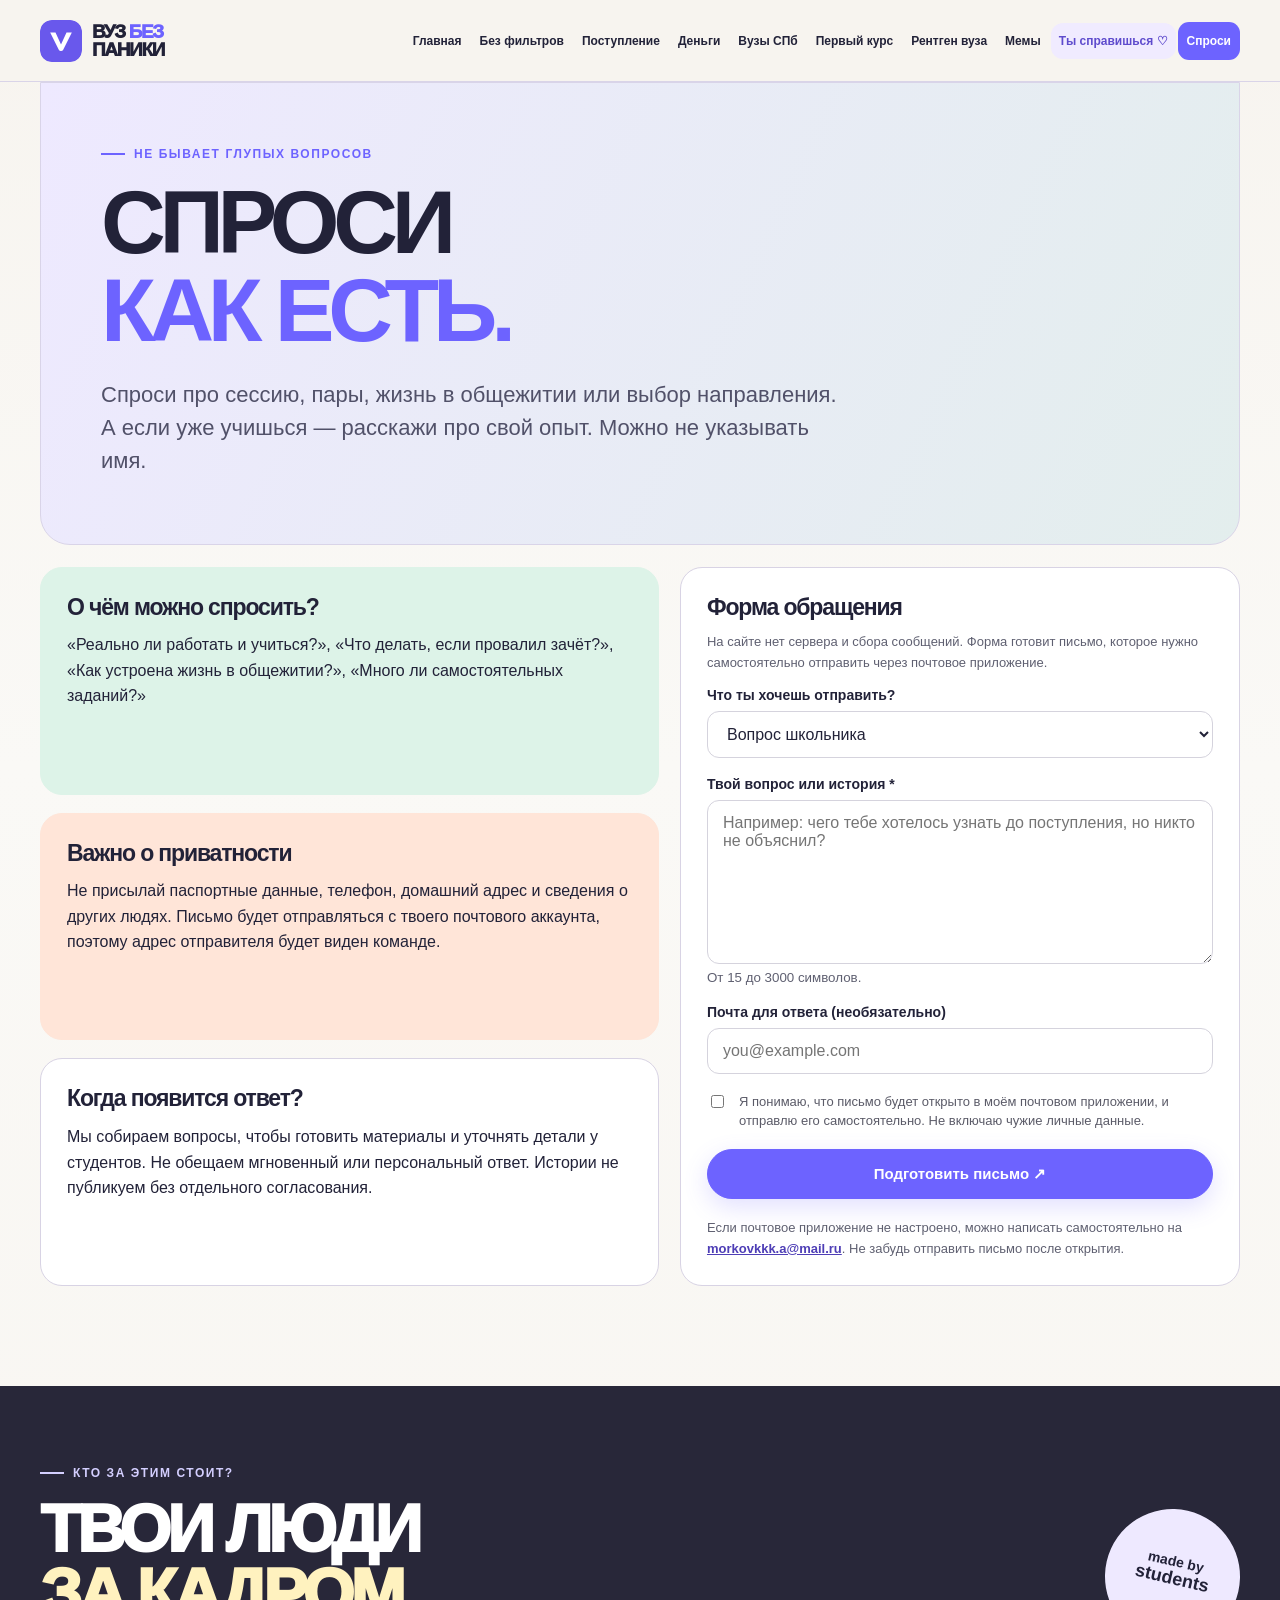
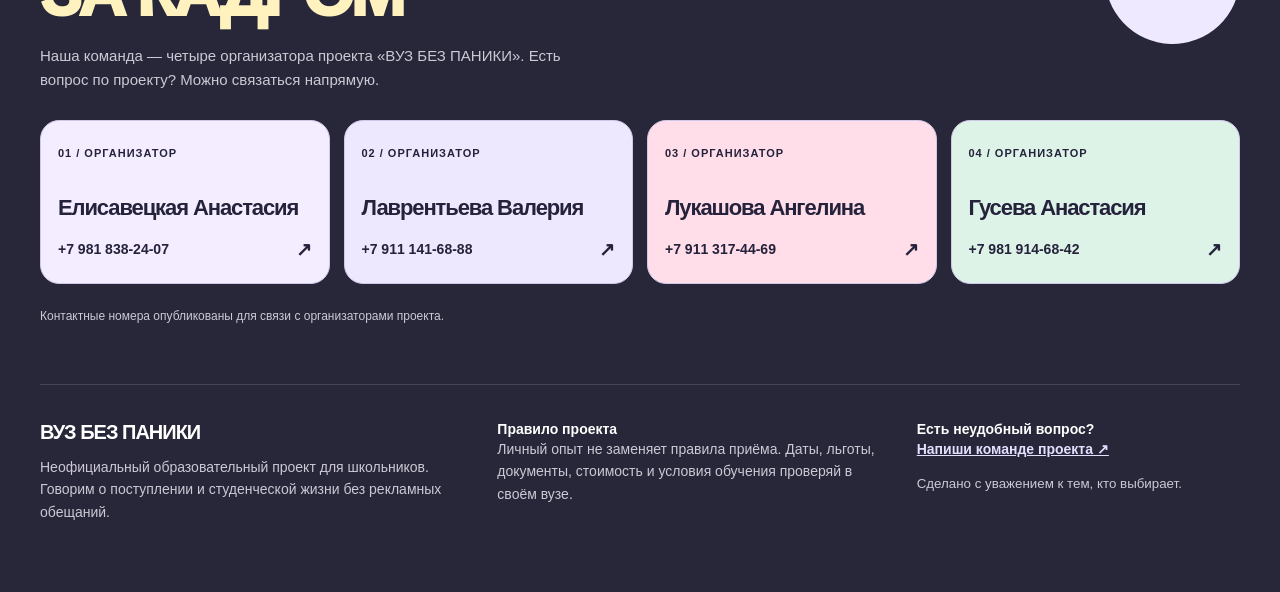
<file: docs/sprosi.html>
<!doctype html>
<html lang="ru"><head><meta charset="utf-8"><meta name="viewport" content="width=device-width,initial-scale=1">
<meta name="theme-color" content="#f7f8f5"><meta name="description" content="Форма вопроса команде образовательного проекта">
<title>Спроси студента — ВУЗ БЕЗ ПАНИКИ</title>
<link rel="icon" type="image/svg+xml" href="./logo.svg">
<link rel="stylesheet" href="./style.css?v=13"></head><body data-page="sprosi.html">
<a class="skip" href="#main">Перейти к содержанию</a>
<header class="header"><div class="wrap header-row"><a class="brand" href="./index.html" aria-label="ВУЗ БЕЗ ПАНИКИ — главная"><img class="brand-mark brand-logo" src="./logo.svg" alt="" width="42" height="42"><span>ВУЗ <em>БЕЗ</em><br>ПАНИКИ</span></a><button class="menu-toggle" type="button" aria-expanded="false" aria-controls="nav">Меню <span aria-hidden="true">☰</span></button><nav class="nav" id="nav" aria-label="Разделы"><a href="./index.html" >Главная</a><a href="./bez-filtrov.html" >Без фильтров</a><a href="./postuplenie.html" >Поступление</a><a href="./dengi.html" >Деньги</a><a href="./vuzy.html" >Вузы СПб</a><a href="./perviy-kurs.html" >Первый курс</a><a href="./rentgen.html">Рентген вуза</a><a href="./memes.html">Мемы</a><a href="./support.html">Ты справишься ♡</a><a href="./sprosi.html" aria-current="page">Спроси</a></nav></div></header>
<main id="main"><section class="wrap page-hero"><span class="eyebrow">Не бывает глупых вопросов</span><h1>СПРОСИ<br><span class='violet'>КАК ЕСТЬ.</span></h1><p class="lead">Спроси про сессию, пары, жизнь в общежитии или выбор направления. А если уже учишься — расскажи про свой опыт. Можно не указывать имя.</p></section>
<section class="wrap content"><div class="two-col"><div class="stack"><div class="panel mint"><h3>О чём можно спросить?</h3><p>«Реально ли работать и учиться?», «Что делать, если провалил зачёт?», «Как устроена жизнь в общежитии?», «Много ли самостоятельных заданий?»</p></div><div class="panel peach"><h3>Важно о приватности</h3><p>Не присылай паспортные данные, телефон, домашний адрес и сведения о других людях. Письмо будет отправляться с твоего почтового аккаунта, поэтому адрес отправителя будет виден команде.</p></div><div class="panel"><h3>Когда появится ответ?</h3><p>Мы собираем вопросы, чтобы готовить материалы и уточнять детали у студентов. Не обещаем мгновенный или персональный ответ. Истории не публикуем без отдельного согласования.</p></div></div>
<div class="panel"><h3>Форма обращения</h3><p class="muted small">На сайте нет сервера и сбора сообщений. Форма готовит письмо, которое нужно самостоятельно отправить через почтовое приложение.</p>
<form id="question-form" class="stack"><div class="field"><label for="kind">Что ты хочешь отправить?</label><select id="kind"><option>Вопрос школьника</option><option>История студента</option><option>Предложение по проекту</option></select></div>
<div class="field"><label for="message">Твой вопрос или история *</label><textarea id="message" minlength="15" maxlength="3000" required placeholder="Например: чего тебе хотелось узнать до поступления, но никто не объяснил?"></textarea><small>От 15 до 3000 символов.</small></div>
<div class="field"><label for="reply">Почта для ответа (необязательно)</label><input id="reply" type="email" autocomplete="email" placeholder="you@example.com"></div>
<label class="checkline"><input type="checkbox" required><span>Я понимаю, что письмо будет открыто в моём почтовом приложении, и отправлю его самостоятельно. Не включаю чужие личные данные.</span></label>
<button class="button" type="submit">Подготовить письмо ↗</button><div id="form-status" class="form-status" role="status" aria-live="polite" hidden></div><a href="mailto:morkovkkk.a@mail.ru" id="mail-link" class="button-dark" hidden>Открыть письмо ↗</a></form>
<p class="note" style="margin-top:19px">Если почтовое приложение не настроено, можно написать самостоятельно на <a href="mailto:morkovkkk.a@mail.ru">morkovkkk.a@mail.ru</a>. Не забудь отправить письмо после открытия.</p></div></div></section></main>
<footer class="footer"><div class="wrap team-wrap" id="organizers">
<div class="team-top"><div><span class="eyebrow">Кто за этим стоит?</span><h2>ТВОИ ЛЮДИ<br><span>ЗА КАДРОМ </span></h2><p>Наша команда — четыре организатора проекта «ВУЗ БЕЗ ПАНИКИ». Есть вопрос по проекту? Можно связаться напрямую.</p></div>
<div class="team-bubble" aria-hidden="true">made by<br><b>students</b><span>  </span></div></div>
<div class="team-grid"><article class="team-person"><span class="team-num">01 / ОРГАНИЗАТОР</span><h3>Елисавецкая Анастасия</h3><a href="tel:+79818382407" aria-label="Позвонить: Елисавецкая Анастасия, +7 981 838-24-07">+7 981 838-24-07 <span aria-hidden="true">↗</span></a></article><article class="team-person"><span class="team-num">02 / ОРГАНИЗАТОР</span><h3>Лаврентьева Валерия</h3><a href="tel:+79111416888" aria-label="Позвонить: Лаврентьева Валерия, +7 911 141-68-88">+7 911 141-68-88 <span aria-hidden="true">↗</span></a></article><article class="team-person"><span class="team-num">03 / ОРГАНИЗАТОР</span><h3>Лукашова Ангелина</h3><a href="tel:+79113174469" aria-label="Позвонить: Лукашова Ангелина, +7 911 317-44-69">+7 911 317-44-69 <span aria-hidden="true">↗</span></a></article><article class="team-person"><span class="team-num">04 / ОРГАНИЗАТОР</span><h3>Гусева Анастасия</h3><a href="tel:+79819146842" aria-label="Позвонить: Гусева Анастасия, +7 981 914-68-42">+7 981 914-68-42 <span aria-hidden="true">↗</span></a></article></div>
<p class="team-note">Контактные номера опубликованы для связи с организаторами проекта.</p></div><div class="wrap footer-grid"><div><h3>ВУЗ БЕЗ ПАНИКИ <span class="violet"></span></h3><p>Неофициальный образовательный проект для школьников. Говорим о поступлении и студенческой жизни без рекламных обещаний.</p></div><div><b>Правило проекта</b><p>Личный опыт не заменяет правила приёма. Даты, льготы, документы, стоимость и условия обучения проверяй в своём вузе.</p></div><div><b>Есть неудобный вопрос?</b><p><a href="./sprosi.html">Напиши команде проекта ↗</a></p><small>Сделано с уважением к тем, кто выбирает.</small></div></div></footer><script defer src="./app.js?v=13"></script></body></html>
</file>
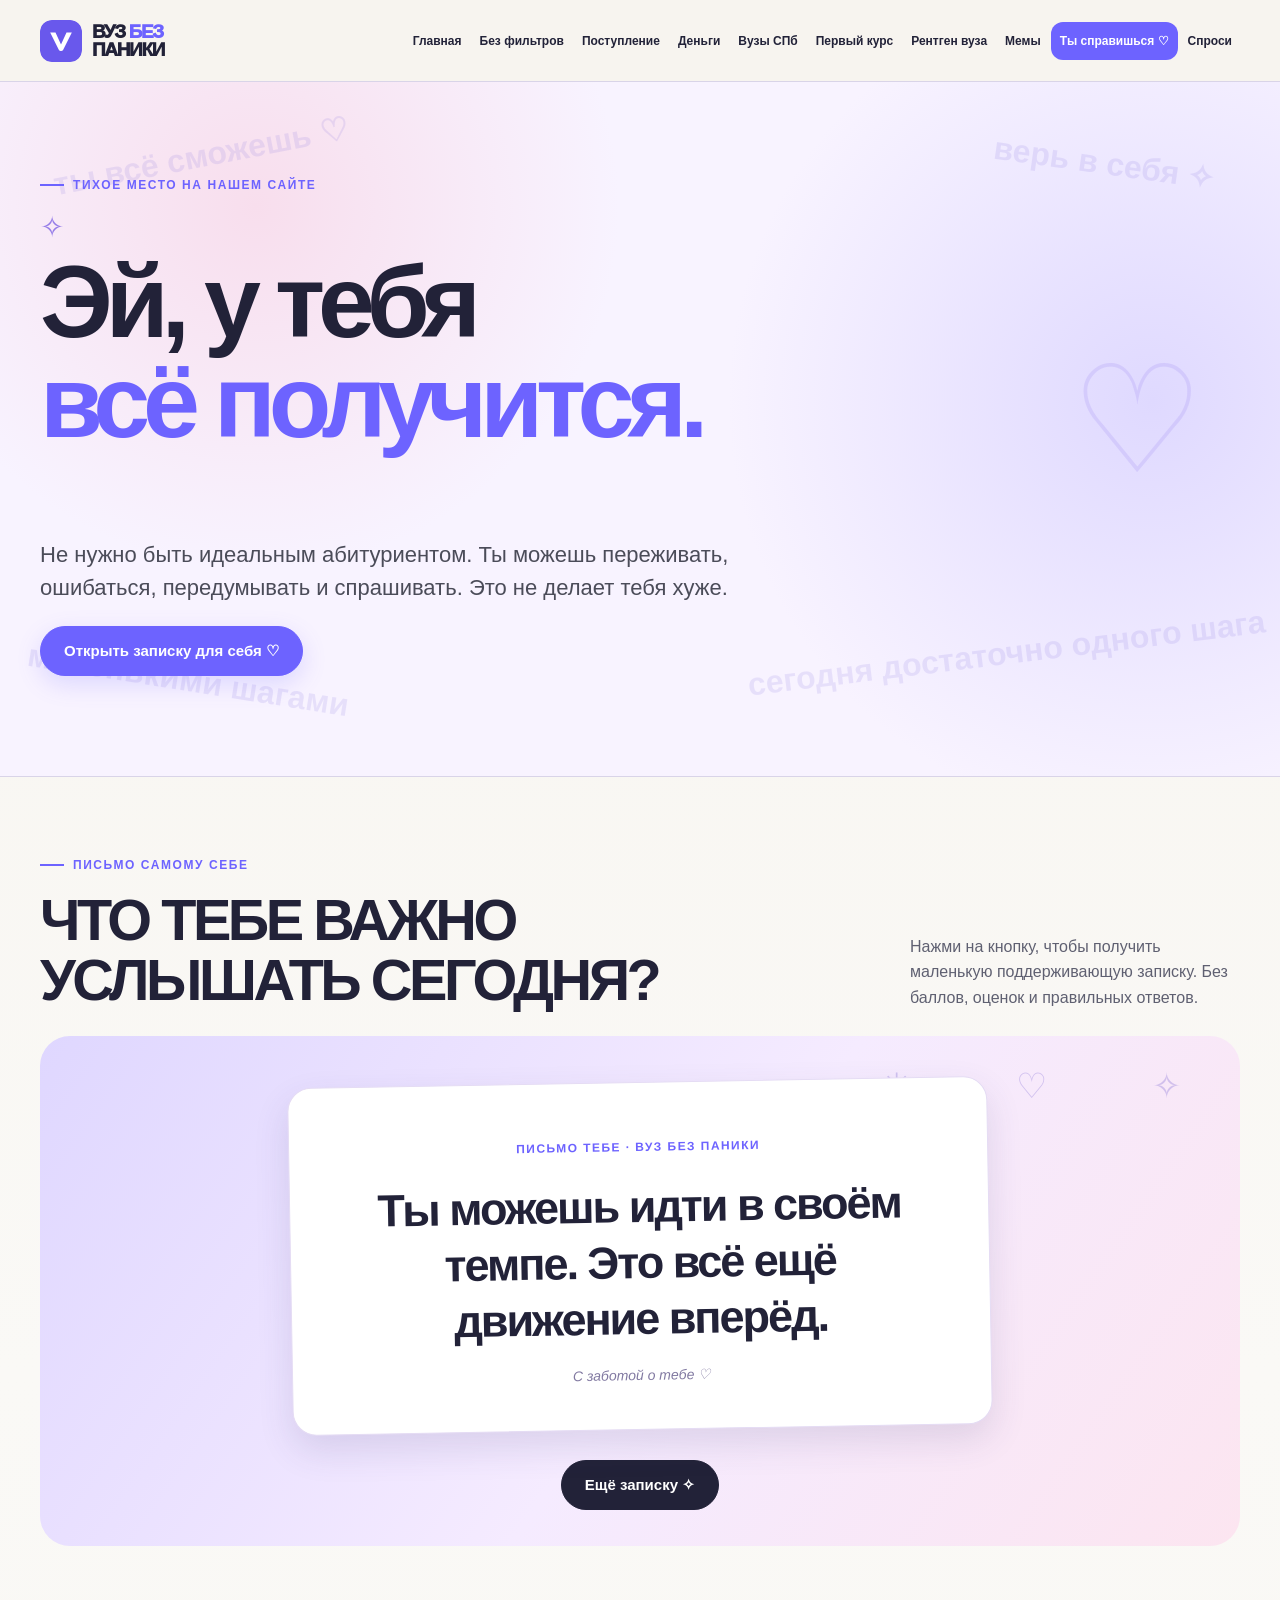
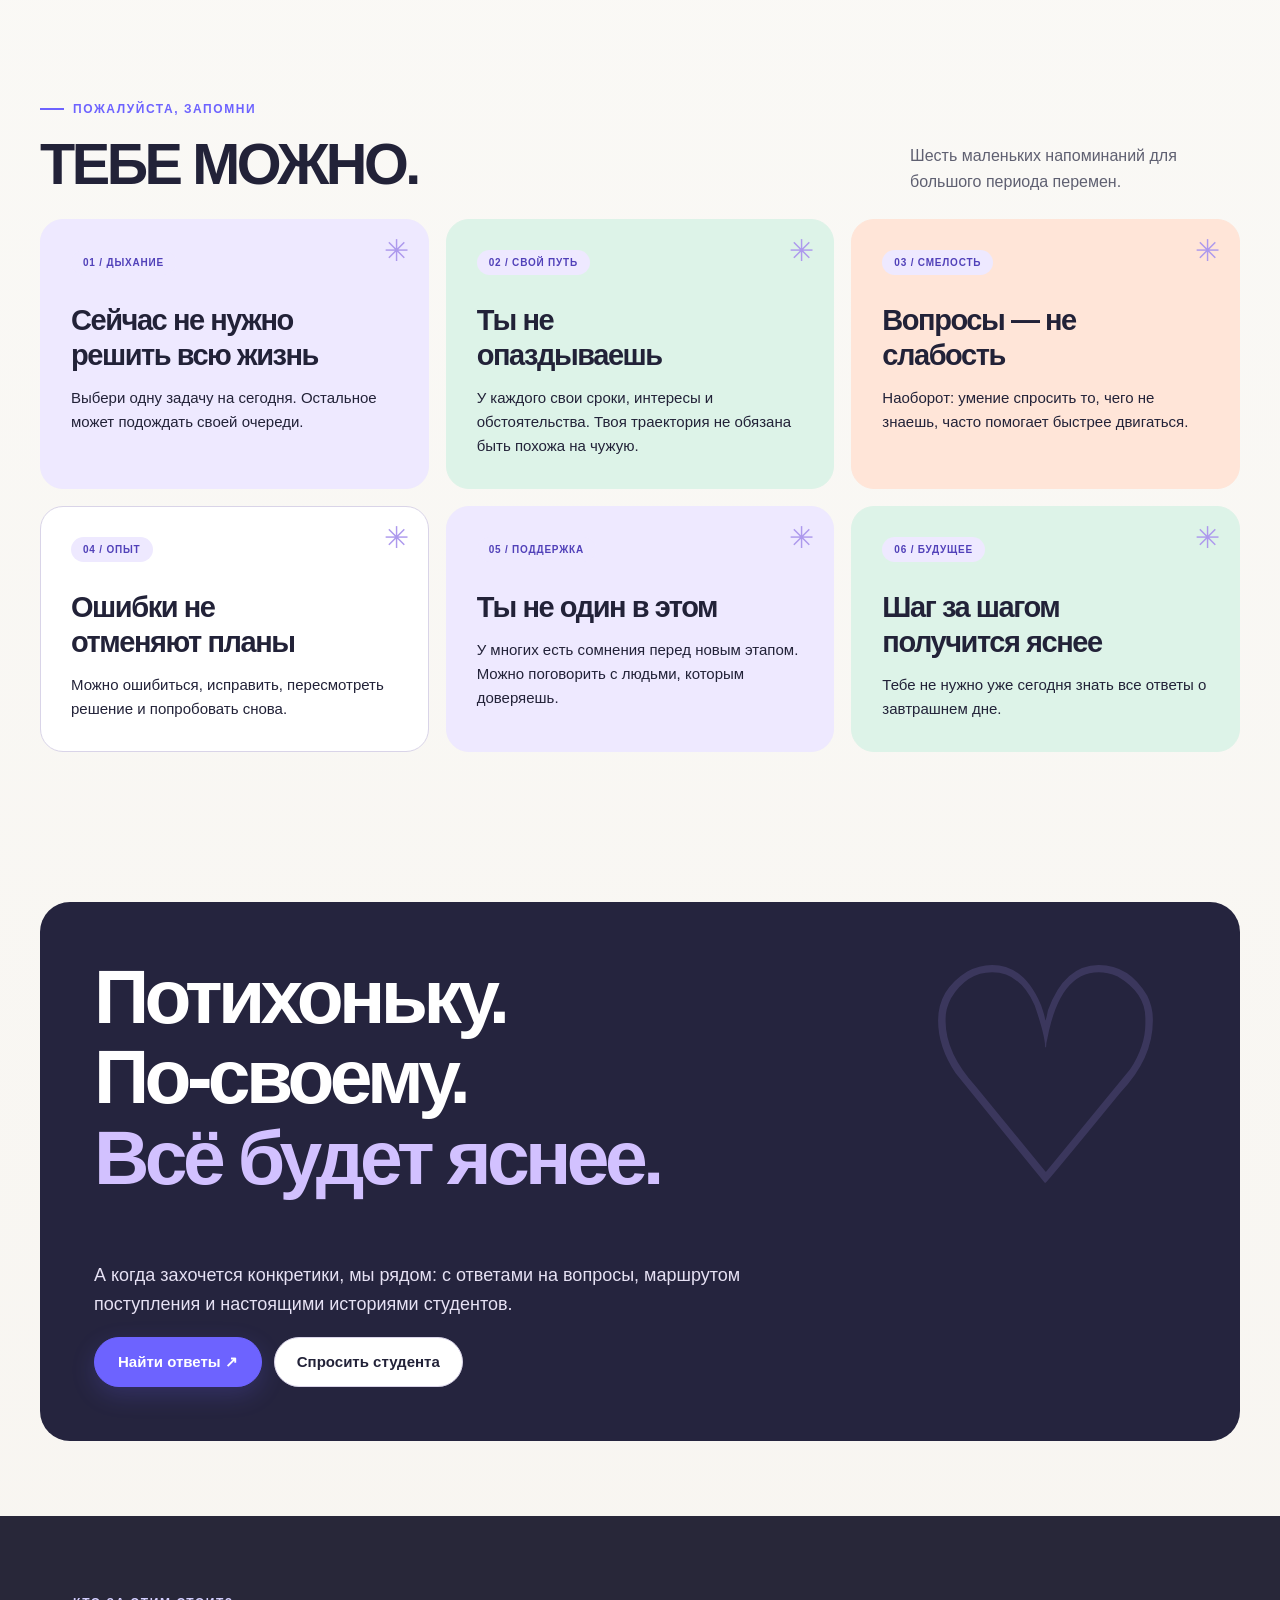
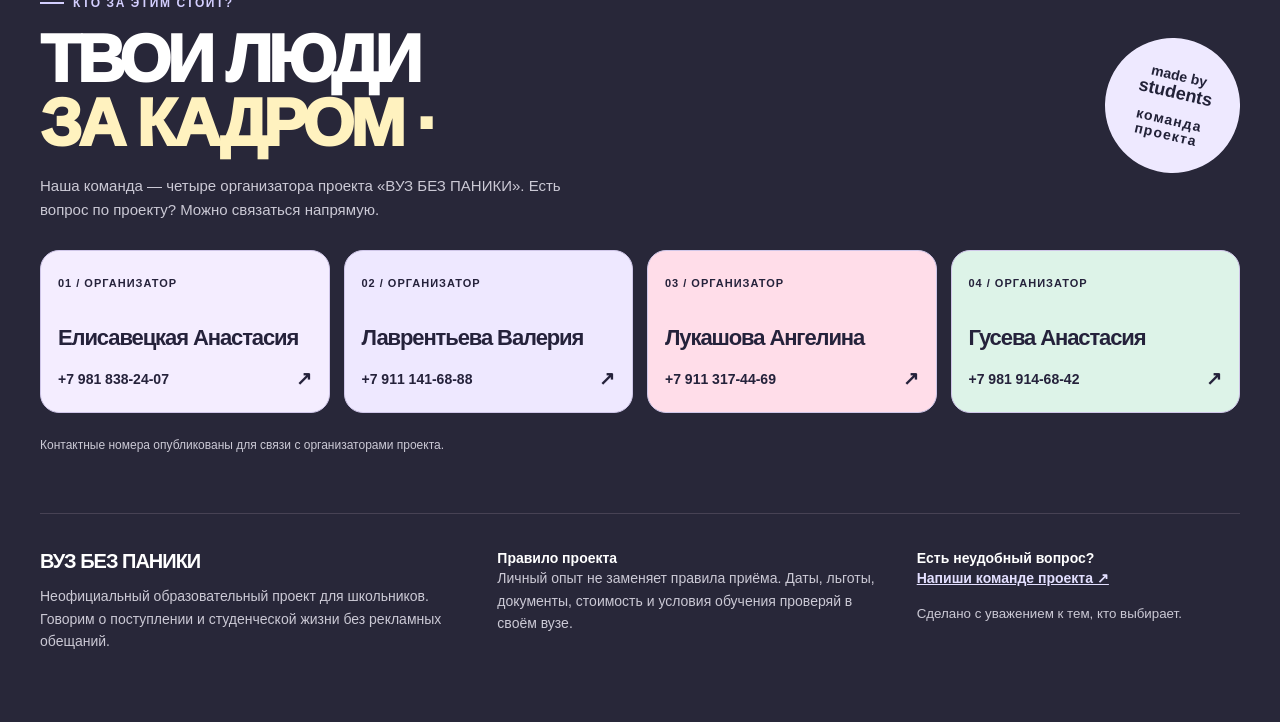
<file: docs/support.html>
<!doctype html><html lang="ru"><head><meta charset="utf-8"><meta name="viewport" content="width=device-width,initial-scale=1"><meta name="theme-color" content="#f7f4ef"><meta name="description" content="Ты справишься — ВУЗ БЕЗ ПАНИКИ, честный гид для будущих студентов."><title>Ты справишься — ВУЗ БЕЗ ПАНИКИ</title><link rel="icon" type="image/svg+xml" href="./logo.svg"><link rel="stylesheet" href="./style.css?v=13"></head><body data-page="support.html"><a class="skip" href="#main">Перейти к содержанию</a><header class="header"><div class="wrap header-row"><a class="brand" href="./index.html" aria-label="ВУЗ БЕЗ ПАНИКИ — главная"><img class="brand-mark brand-logo" src="./logo.svg" alt="" width="42" height="42"><span>ВУЗ <em>БЕЗ</em><br>ПАНИКИ</span></a><button class="menu-toggle" type="button" aria-expanded="false" aria-controls="nav">Меню <span aria-hidden="true">☰</span></button><nav class="nav" id="nav" aria-label="Разделы"><a href="./index.html" >Главная</a><a href="./bez-filtrov.html" >Без фильтров</a><a href="./postuplenie.html" >Поступление</a><a href="./dengi.html" >Деньги</a><a href="./vuzy.html" >Вузы СПб</a><a href="./perviy-kurs.html" >Первый курс</a><a href="./rentgen.html">Рентген вуза</a><a href="./memes.html" >Мемы</a><a href="./support.html" aria-current="page">Ты справишься ♡</a><a href="./sprosi.html" >Спроси</a></nav></div></header><main id="main">
<section class="support-hero">
 <div class="support-doodles" aria-hidden="true"><span>ты всё сможешь ♡</span><span>верь в себя ✧</span><span>маленькими шагами</span><span>сегодня достаточно одного шага</span></div>
 <div class="wrap support-hero-inner">
 <span class="eyebrow">Тихое место на нашем сайте</span><span class="support-spark" aria-hidden="true">✧</span>
 <h1>Эй, у тебя<br><span class="violet">всё получится.</span></h1>
 <p class="lead">Не нужно быть идеальным абитуриентом. Ты можешь переживать, ошибаться, передумывать и спрашивать. Это не делает тебя хуже.</p>
 <a class="button" href="#note">Открыть записку для себя ♡</a>
 <div class="support-floating-heart" aria-hidden="true">♡</div>
 </div>
</section>
<section class="section wrap" id="note" aria-labelledby="support-note-title">
 <div class="section-head"><div><span class="eyebrow">Письмо самому себе</span><h2 id="support-note-title">Что тебе важно<br>услышать сегодня?</h2></div><p>Нажми на кнопку, чтобы получить маленькую поддерживающую записку. Без баллов, оценок и правильных ответов.</p></div>
 <div class="motivation-box"><div class="motivation-deco" aria-hidden="true">✳　♡　✧</div>
 <div class="motivation-paper"><span class="motivation-paper-kicker">ПИСЬМО ТЕБЕ · ВУЗ БЕЗ ПАНИКИ</span><p id="motivation-text" aria-live="polite">Ты можешь идти в своём темпе. Это всё ещё движение вперёд.</p><span class="motivation-signature">С заботой о тебе ♡</span></div>
 <button class="button-dark" type="button" id="motivation-next">Ещё записку ✧</button></div>
</section>
<section class="section wrap"><div class="section-head"><div><span class="eyebrow">Пожалуйста, запомни</span><h2>Тебе можно.</h2></div><p>Шесть маленьких напоминаний для большого периода перемен.</p></div><div class="support-card-grid"><article class="support-note-card lav reveal"><span class="tag">01 / ДЫХАНИЕ</span><span class="support-note-spark" aria-hidden="true">✳</span><h3>Сейчас не нужно решить всю жизнь</h3><p>Выбери одну задачу на сегодня. Остальное может подождать своей очереди.</p></article><article class="support-note-card mint reveal"><span class="tag">02 / СВОЙ ПУТЬ</span><span class="support-note-spark" aria-hidden="true">✳</span><h3>Ты не опаздываешь</h3><p>У каждого свои сроки, интересы и обстоятельства. Твоя траектория не обязана быть похожа на чужую.</p></article><article class="support-note-card peach reveal"><span class="tag">03 / СМЕЛОСТЬ</span><span class="support-note-spark" aria-hidden="true">✳</span><h3>Вопросы — не слабость</h3><p>Наоборот: умение спросить то, чего не знаешь, часто помогает быстрее двигаться.</p></article><article class="support-note-card  reveal"><span class="tag">04 / ОПЫТ</span><span class="support-note-spark" aria-hidden="true">✳</span><h3>Ошибки не отменяют планы</h3><p>Можно ошибиться, исправить, пересмотреть решение и попробовать снова.</p></article><article class="support-note-card lav reveal"><span class="tag">05 / ПОДДЕРЖКА</span><span class="support-note-spark" aria-hidden="true">✳</span><h3>Ты не один в этом</h3><p>У многих есть сомнения перед новым этапом. Можно поговорить с людьми, которым доверяешь.</p></article><article class="support-note-card mint reveal"><span class="tag">06 / БУДУЩЕЕ</span><span class="support-note-spark" aria-hidden="true">✳</span><h3>Шаг за шагом получится яснее</h3><p>Тебе не нужно уже сегодня знать все ответы о завтрашнем дне.</p></article></div></section>
<section class="section wrap"><div class="support-ending"><span aria-hidden="true" class="support-big-heart">♡</span><h2>Потихоньку.<br>По-своему.<br><span>Всё будет яснее.</span></h2><p>А когда захочется конкретики, мы рядом: с ответами на вопросы, маршрутом поступления и настоящими историями студентов.</p><div class="actions"><a class="button" href="./bez-filtrov.html">Найти ответы ↗</a><a class="button-light" href="./sprosi.html">Спросить студента</a></div></div></section></main><footer class="footer"><div class="wrap team-wrap" id="organizers">
<div class="team-top"><div><span class="eyebrow">Кто за этим стоит?</span><h2>ТВОИ ЛЮДИ<br><span>ЗА КАДРОМ ·</span></h2><p>Наша команда — четыре организатора проекта «ВУЗ БЕЗ ПАНИКИ». Есть вопрос по проекту? Можно связаться напрямую.</p></div>
<div class="team-bubble" aria-hidden="true">made by<br><b>students</b><span>команда проекта</span></div></div>
<div class="team-grid"><article class="team-person"><span class="team-num">01 / ОРГАНИЗАТОР</span><h3>Елисавецкая Анастасия</h3><a href="tel:+79818382407" aria-label="Позвонить: Елисавецкая Анастасия, +7 981 838-24-07">+7 981 838-24-07 <span aria-hidden="true">↗</span></a></article><article class="team-person"><span class="team-num">02 / ОРГАНИЗАТОР</span><h3>Лаврентьева Валерия</h3><a href="tel:+79111416888" aria-label="Позвонить: Лаврентьева Валерия, +7 911 141-68-88">+7 911 141-68-88 <span aria-hidden="true">↗</span></a></article><article class="team-person"><span class="team-num">03 / ОРГАНИЗАТОР</span><h3>Лукашова Ангелина</h3><a href="tel:+79113174469" aria-label="Позвонить: Лукашова Ангелина, +7 911 317-44-69">+7 911 317-44-69 <span aria-hidden="true">↗</span></a></article><article class="team-person"><span class="team-num">04 / ОРГАНИЗАТОР</span><h3>Гусева Анастасия</h3><a href="tel:+79819146842" aria-label="Позвонить: Гусева Анастасия, +7 981 914-68-42">+7 981 914-68-42 <span aria-hidden="true">↗</span></a></article></div>
<p class="team-note">Контактные номера опубликованы для связи с организаторами проекта.</p></div><div class="wrap footer-grid"><div><h3>ВУЗ БЕЗ ПАНИКИ <span class="violet"></span></h3><p>Неофициальный образовательный проект для школьников. Говорим о поступлении и студенческой жизни без рекламных обещаний.</p></div><div><b>Правило проекта</b><p>Личный опыт не заменяет правила приёма. Даты, льготы, документы, стоимость и условия обучения проверяй в своём вузе.</p></div><div><b>Есть неудобный вопрос?</b><p><a href="./sprosi.html">Напиши команде проекта ↗</a></p><small>Сделано с уважением к тем, кто выбирает.</small></div></div></footer><script defer src="./app.js?v=13"></script></body></html>
</file>
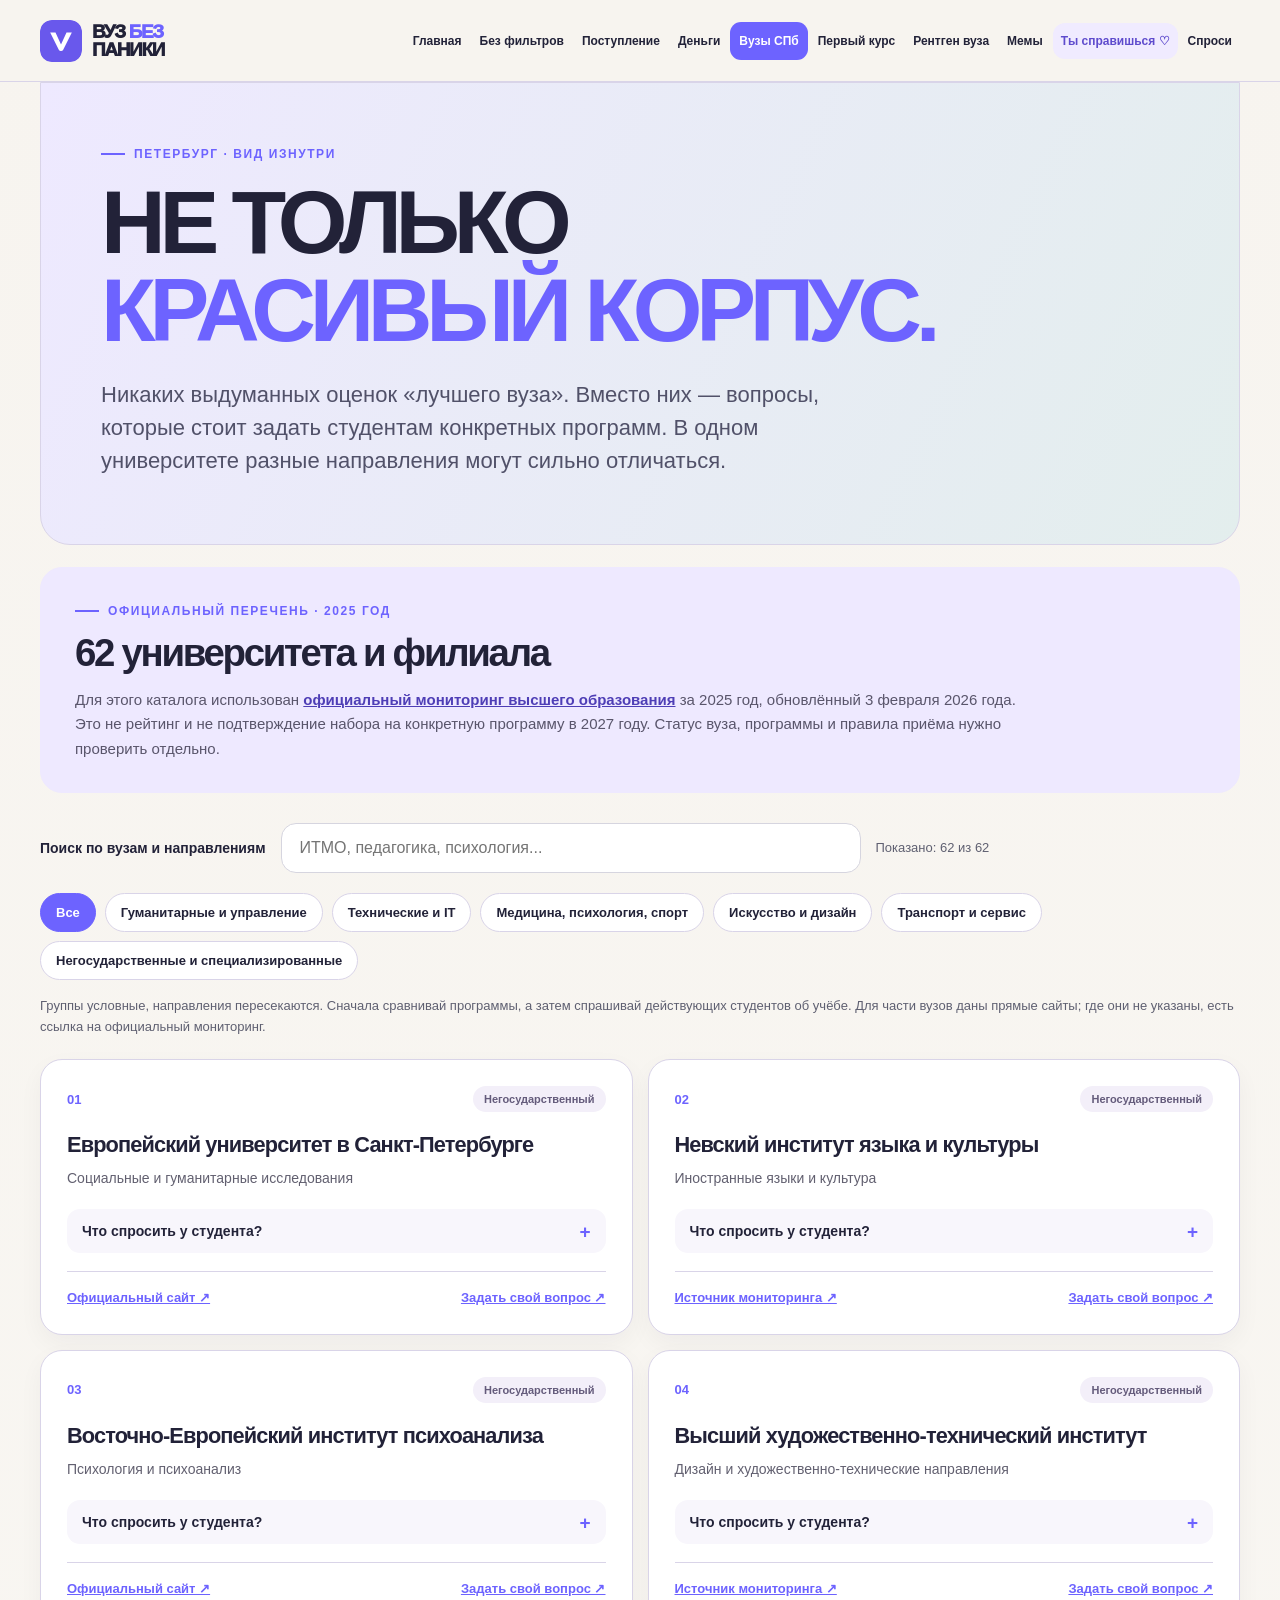
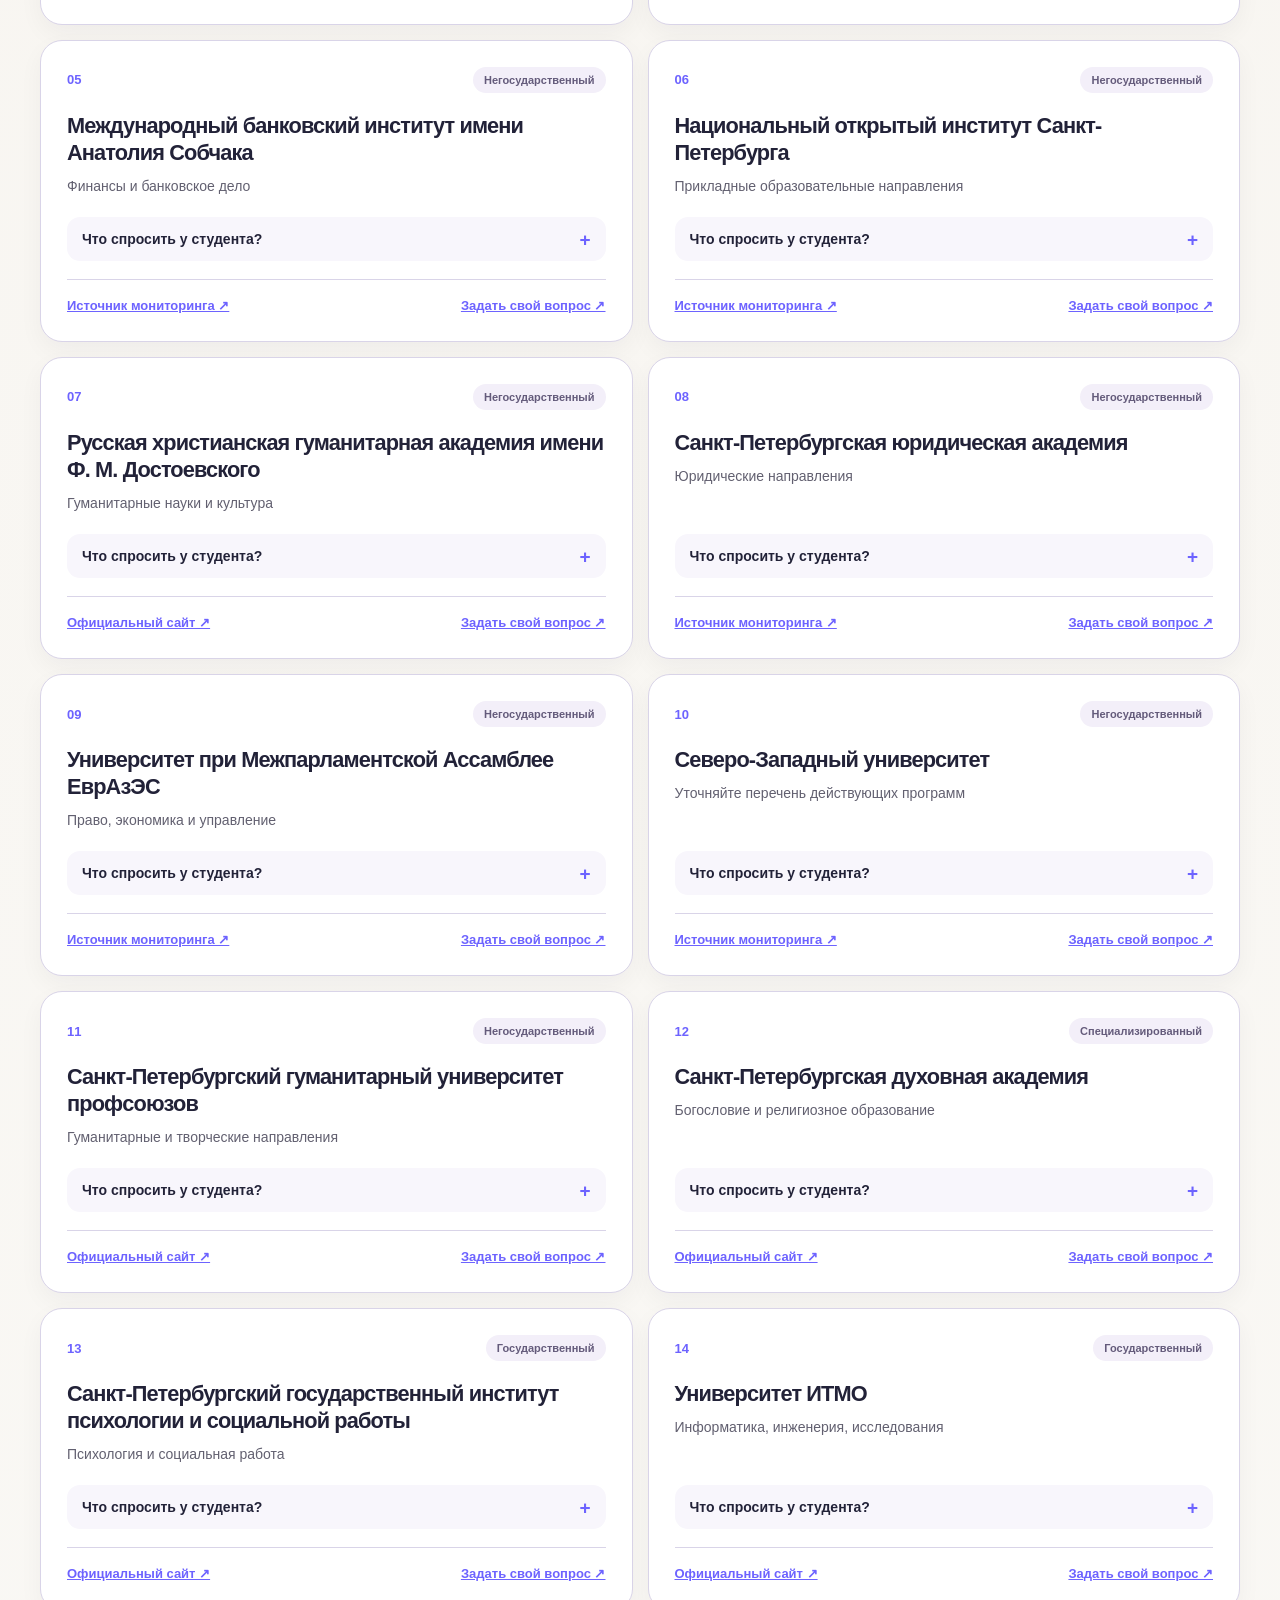
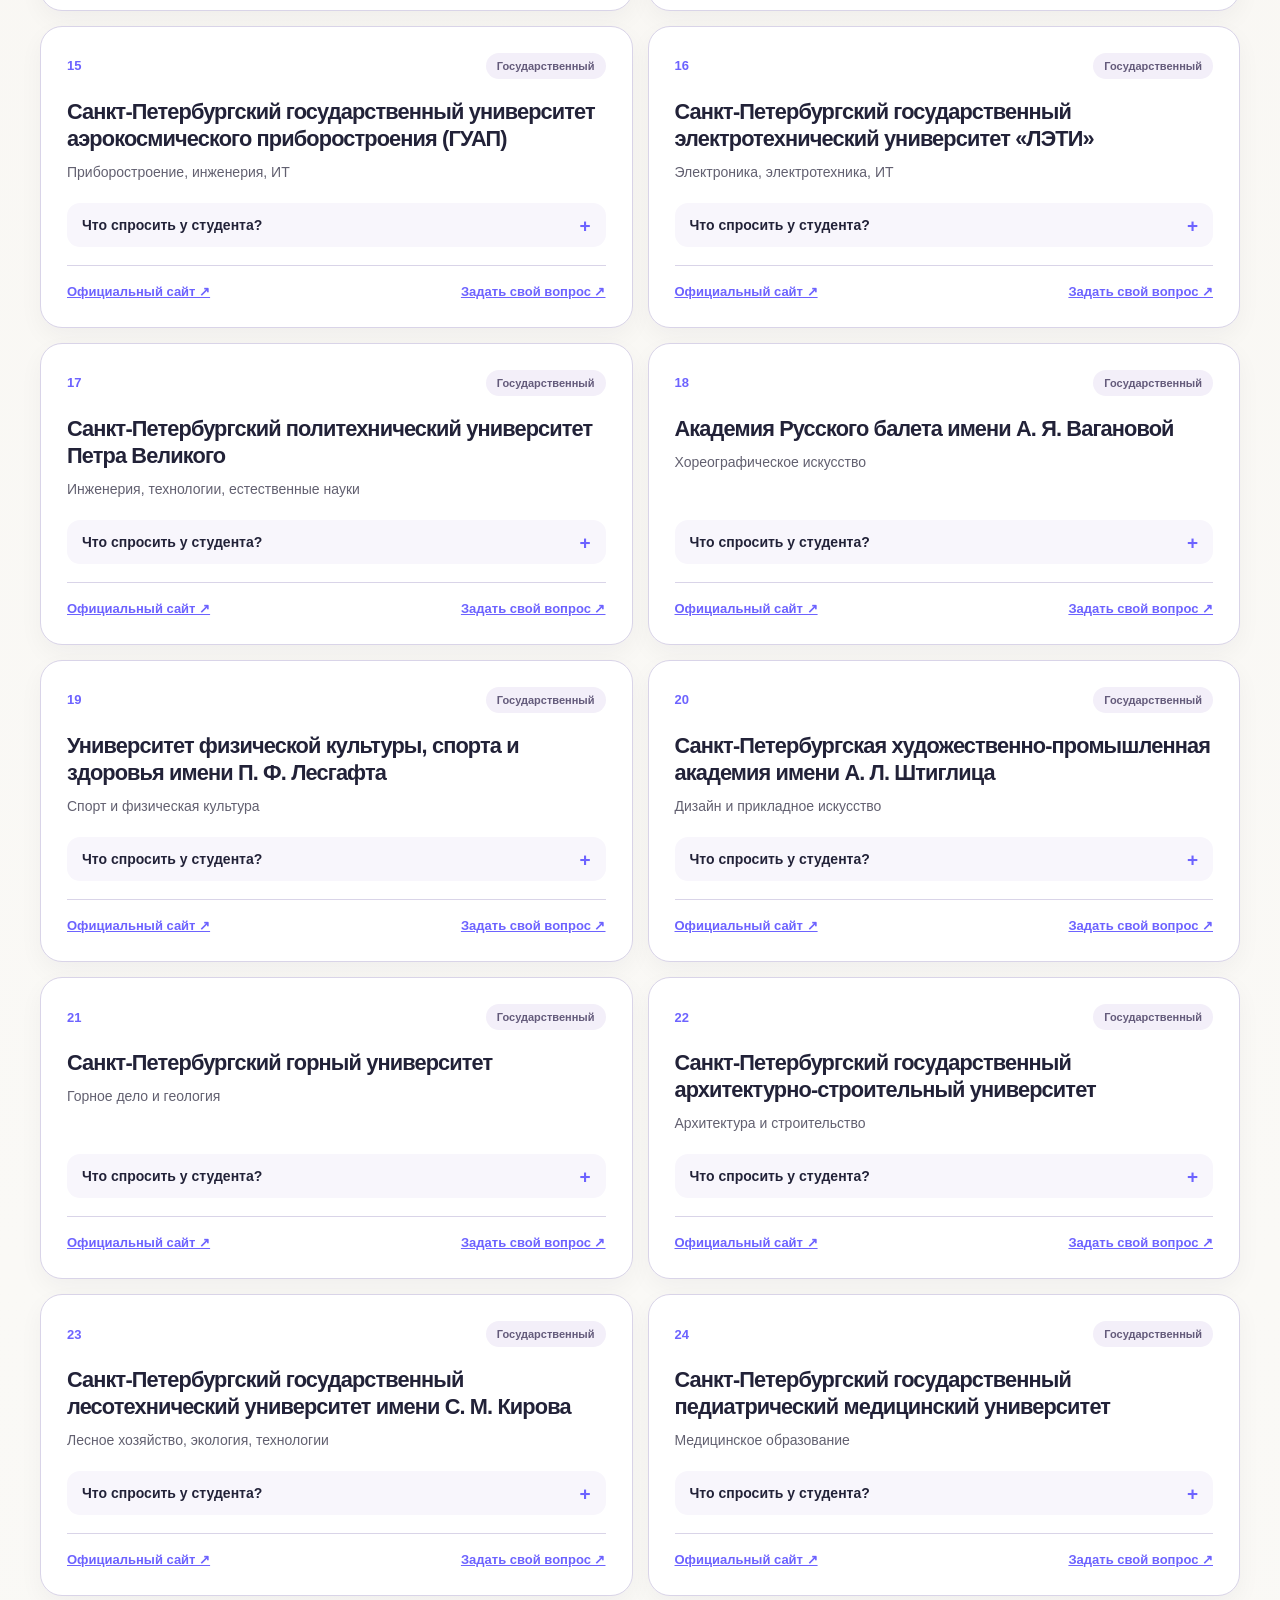
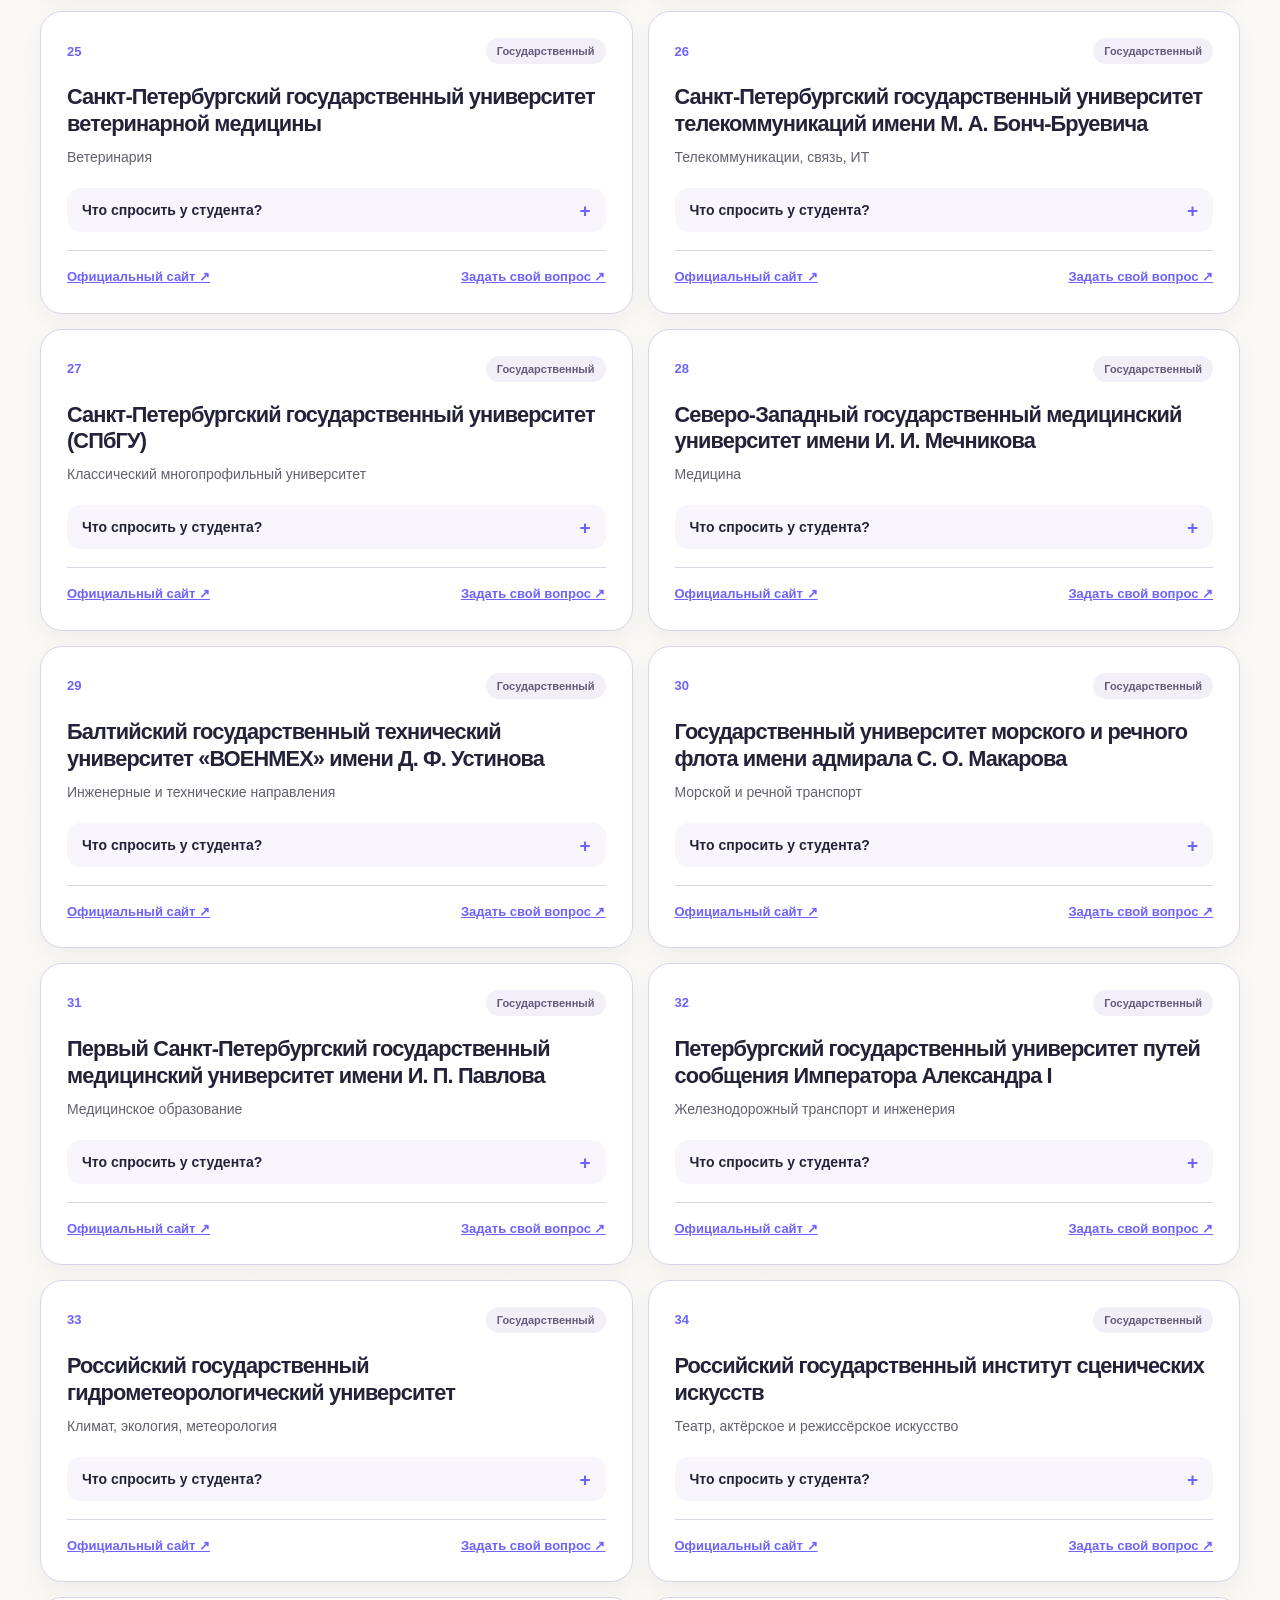
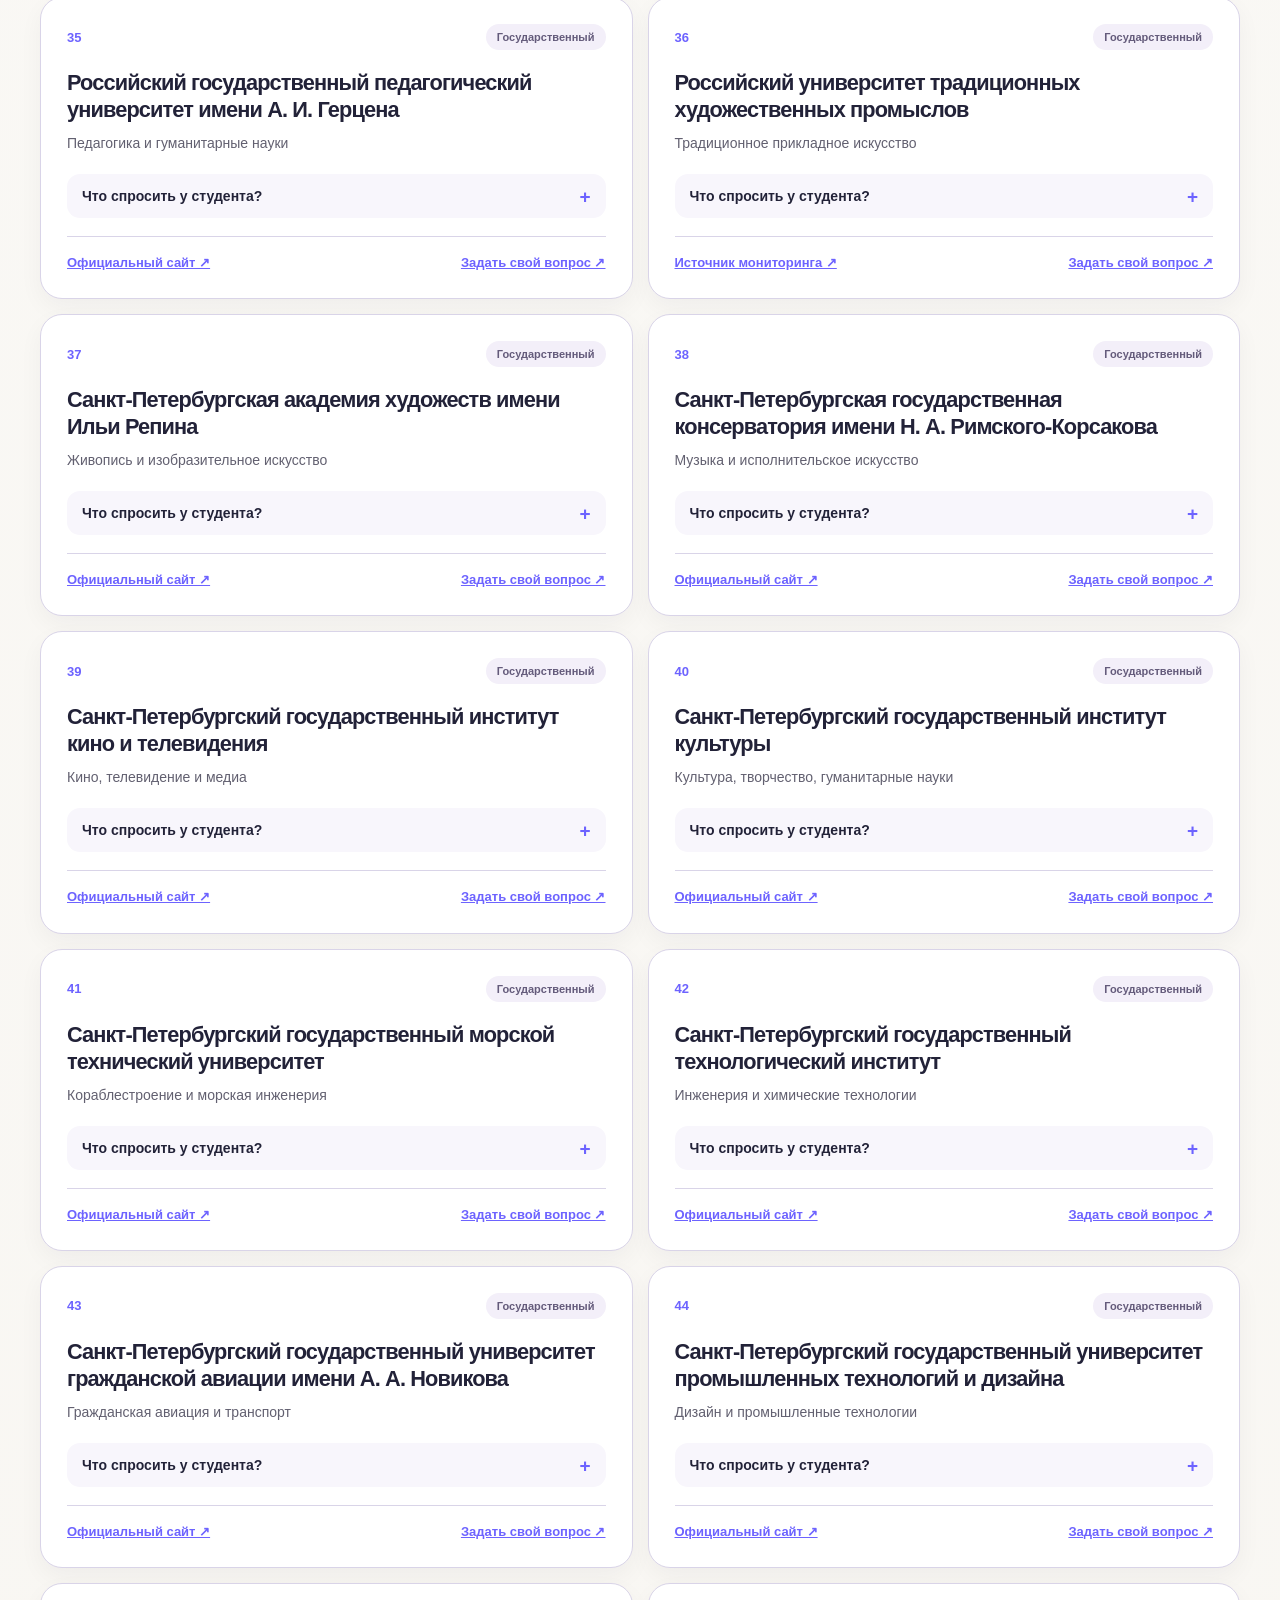
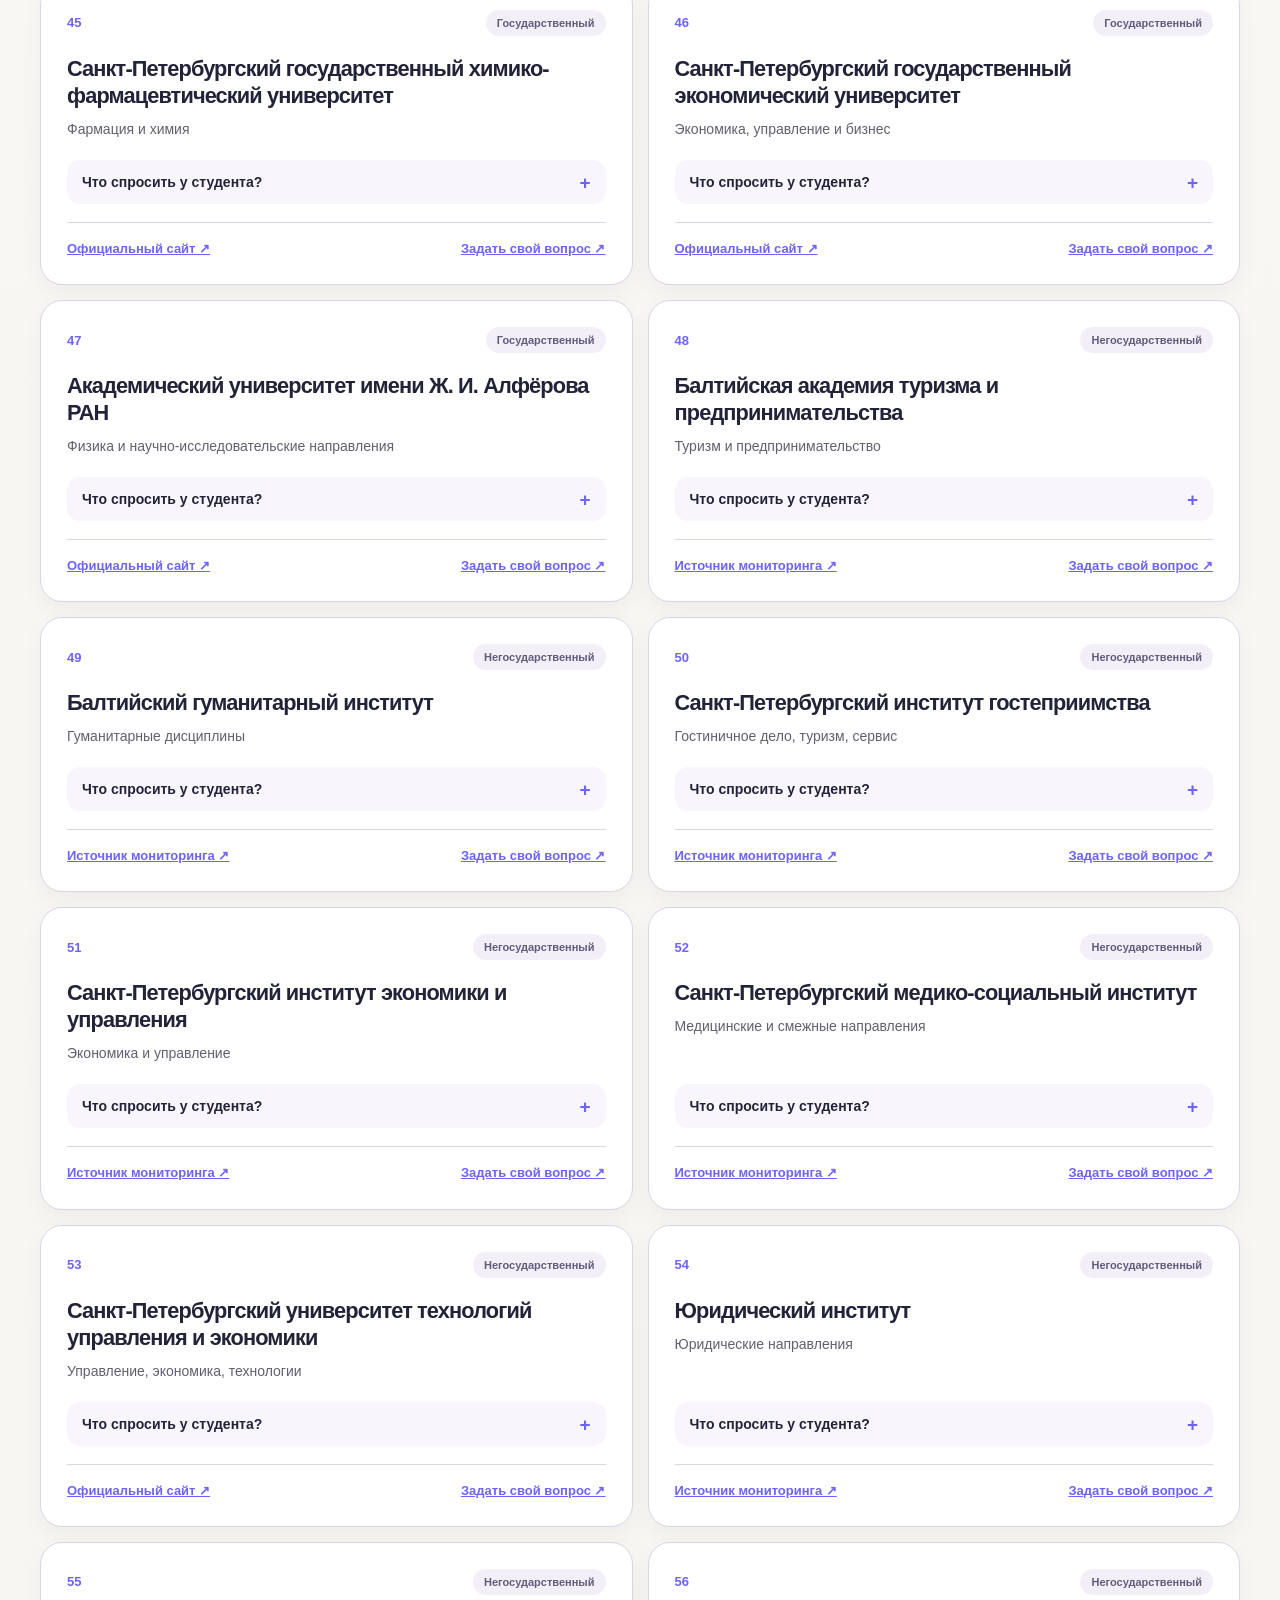
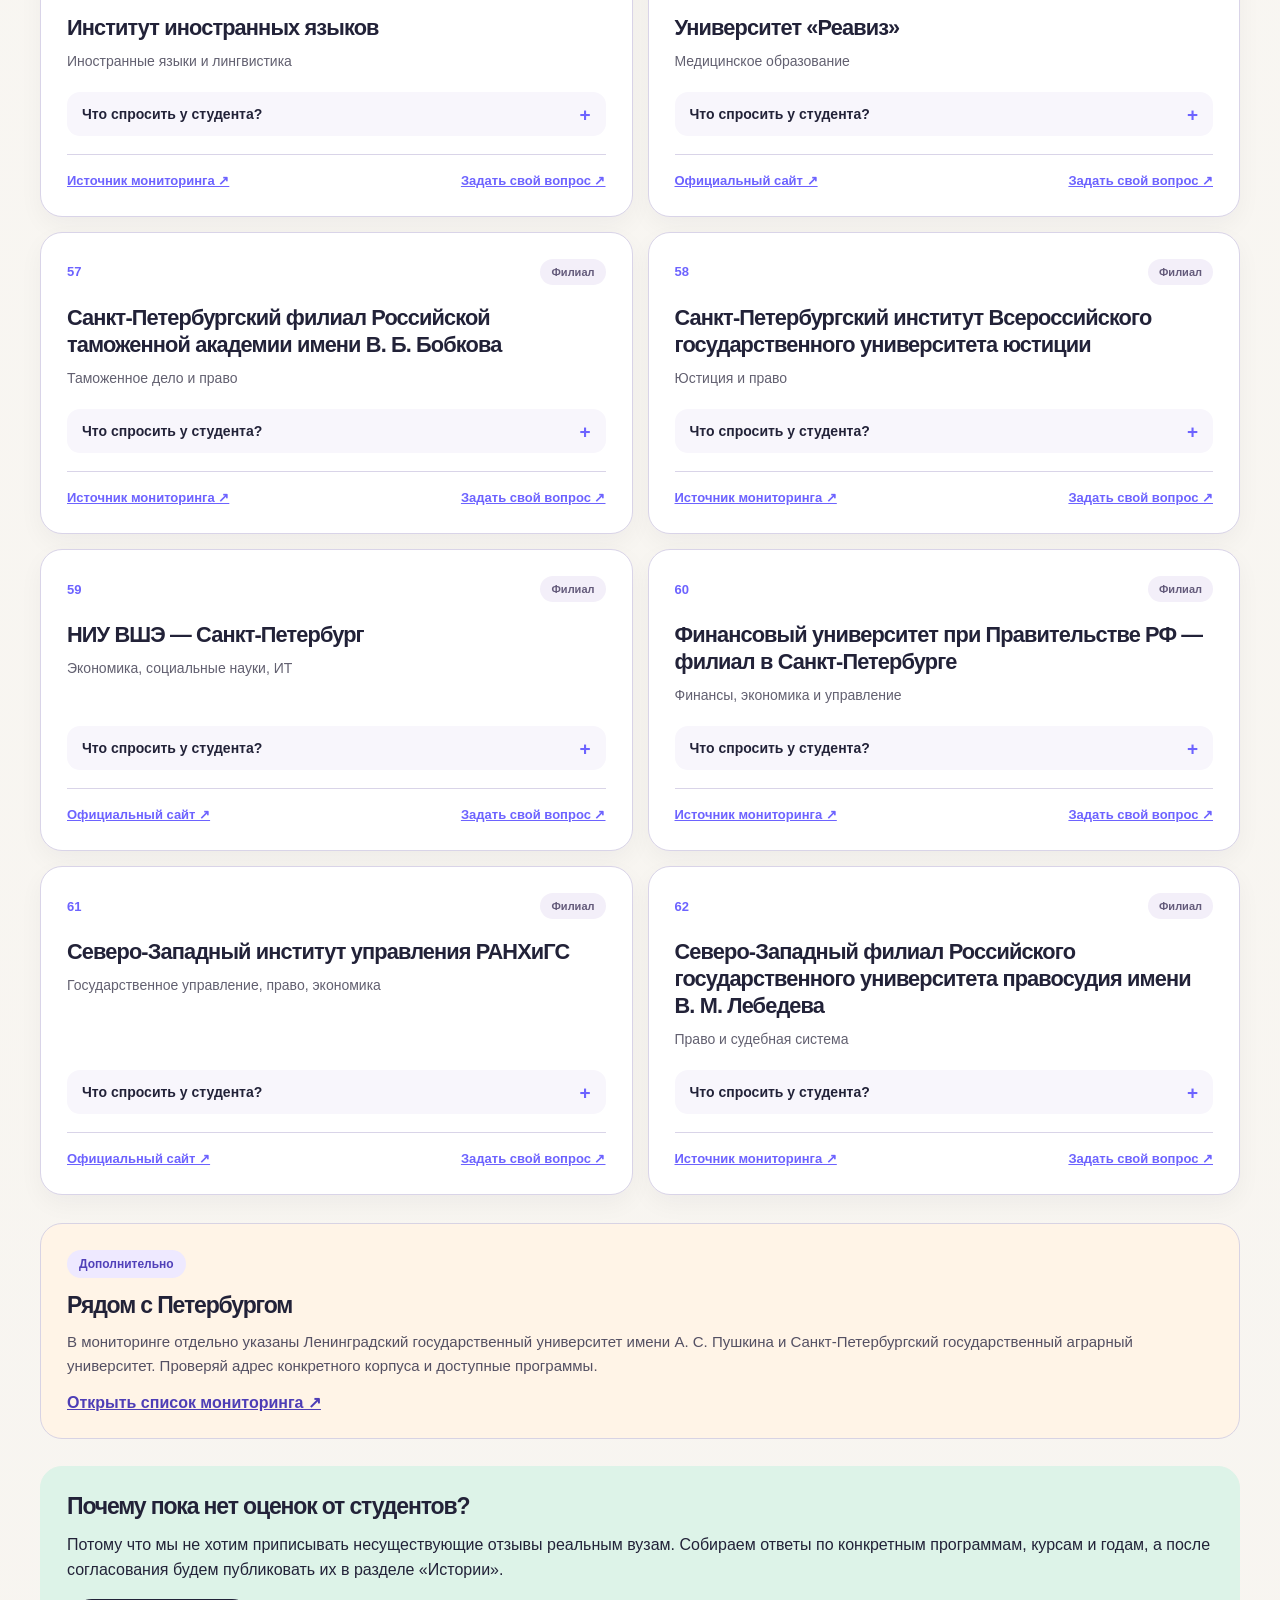
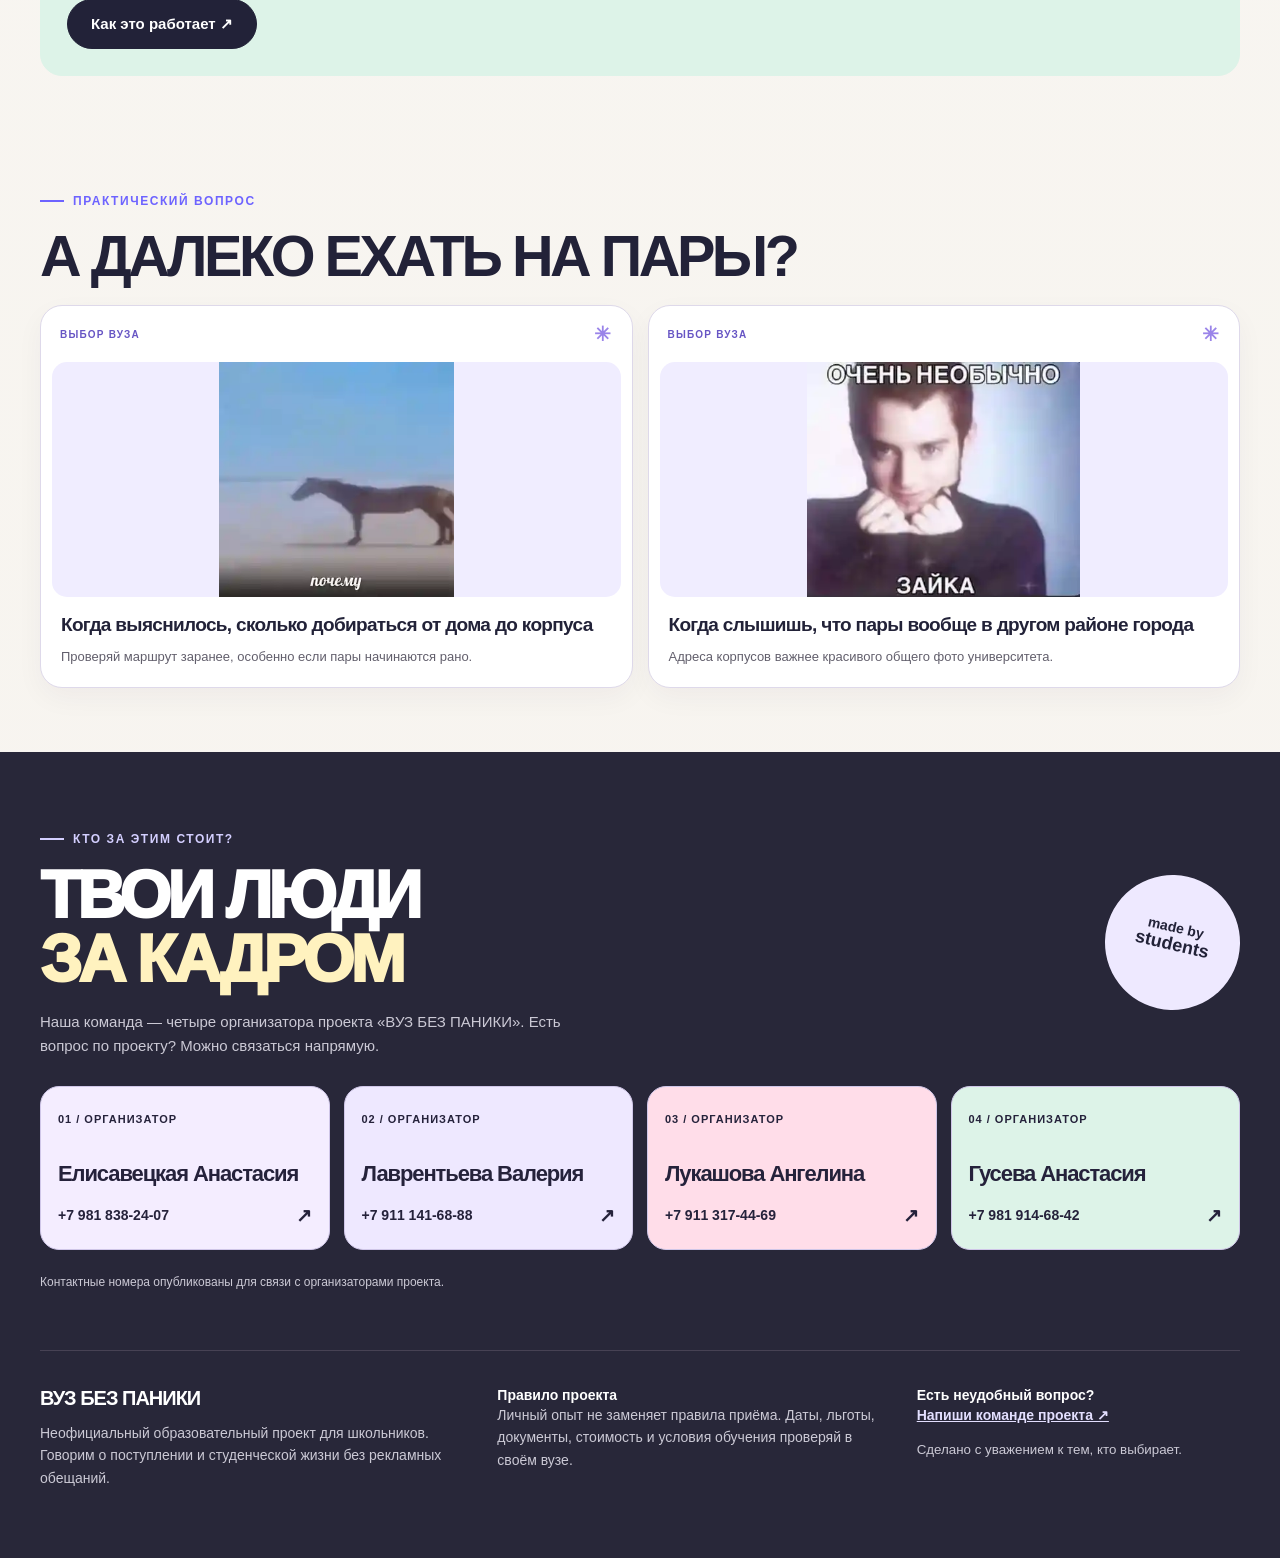
<file: docs/vuzy.html>
<!doctype html>
<html lang="ru"><head><meta charset="utf-8"><meta name="viewport" content="width=device-width,initial-scale=1">
<meta name="theme-color" content="#f7f8f5"><meta name="description" content="Вузы Петербурга: что спросить у студента">
<title>Вузы Петербурга — ВУЗ БЕЗ ПАНИКИ</title>
<link rel="icon" type="image/svg+xml" href="./logo.svg">
<link rel="stylesheet" href="./style.css?v=13"></head><body data-page="vuzy.html">
<a class="skip" href="#main">Перейти к содержанию</a>
<header class="header"><div class="wrap header-row"><a class="brand" href="./index.html" aria-label="ВУЗ БЕЗ ПАНИКИ — главная"><img class="brand-mark brand-logo" src="./logo.svg" alt="" width="42" height="42"><span>ВУЗ <em>БЕЗ</em><br>ПАНИКИ</span></a><button class="menu-toggle" type="button" aria-expanded="false" aria-controls="nav">Меню <span aria-hidden="true">☰</span></button><nav class="nav" id="nav" aria-label="Разделы"><a href="./index.html" >Главная</a><a href="./bez-filtrov.html" >Без фильтров</a><a href="./postuplenie.html" >Поступление</a><a href="./dengi.html" >Деньги</a><a href="./vuzy.html" aria-current="page">Вузы СПб</a><a href="./perviy-kurs.html" >Первый курс</a><a href="./rentgen.html">Рентген вуза</a><a href="./memes.html">Мемы</a><a href="./support.html">Ты справишься ♡</a><a href="./sprosi.html" >Спроси</a></nav></div></header>
<main id="main"><section class="wrap page-hero"><span class="eyebrow">Петербург · вид изнутри</span><h1>НЕ ТОЛЬКО<br><span class='violet'>КРАСИВЫЙ КОРПУС.</span></h1><p class="lead">Никаких выдуманных оценок «лучшего вуза». Вместо них — вопросы, которые стоит задать студентам конкретных программ. В одном университете разные направления могут сильно отличаться.</p></section>
<section class="wrap content" aria-label="Каталог вузов Петербурга">
<div class="panel lav catalog-intro"><div><span class="eyebrow">Официальный перечень · 2025 год</span><h2>62 университета и филиала</h2><p>Для этого каталога использован <a href="https://monitoring.miccedu.ru/iam/2025/_vpo/inst.php?id=232" target="_blank" rel="noopener noreferrer">официальный мониторинг высшего образования</a> за 2025 год, обновлённый 3 февраля 2026 года. Это не рейтинг и не подтверждение набора на конкретную программу в 2027 году. Статус вуза, программы и правила приёма нужно проверить отдельно.</p></div></div>
<div class="control catalog-control"><label for="uni-search"><b>Поиск по вузам и направлениям</b></label><input class="search" id="uni-search" type="search" placeholder="ИТМО, педагогика, психология..." autocomplete="off" aria-controls="uni-results"><span id="uni-count" class="muted small" role="status" aria-live="polite">Показано: 62 из 62</span></div>
<div class="filters catalog-filters" aria-label="Фильтр университетов"><button class="filter" data-uni-filter="all" aria-pressed="true" type="button">Все</button>
<button class="filter" data-uni-filter="human" aria-pressed="false" type="button">Гуманитарные и управление</button>
<button class="filter" data-uni-filter="tech" aria-pressed="false" type="button">Технические и IT</button>
<button class="filter" data-uni-filter="med" aria-pressed="false" type="button">Медицина, психология, спорт</button>
<button class="filter" data-uni-filter="arts" aria-pressed="false" type="button">Искусство и дизайн</button>
<button class="filter" data-uni-filter="transport" aria-pressed="false" type="button">Транспорт и сервис</button>
<button class="filter" data-uni-filter="private" aria-pressed="false" type="button">Негосударственные и специализированные</button></div>
<p class="catalog-note">Группы условные, направления пересекаются. Сначала сравнивай программы, а затем спрашивай действующих студентов об учёбе. Для части вузов даны прямые сайты; где они не указаны, есть ссылка на официальный мониторинг.</p>
<div class="grid grid2 uni-catalog-grid" id="uni-results"><article class="uni uni-catalog reveal" data-tags="human private" data-search="Европейский университет в Санкт-Петербурге Социальные и гуманитарные исследования Негосударственный"><div class="uni-top"><span class="uni-num">01</span><span class="uni-type">Негосударственный</span></div><h3>Европейский университет в Санкт-Петербурге</h3><p class="uni-summary">Социальные и гуманитарные исследования</p><details class="uni-questions"><summary>Что спросить у студента?</summary><ul><li>Как проходит практика на твоём направлении?</li><li>Сколько самостоятельной работы за неделю?</li></ul></details><div class="uni-bottom"><a href="https://eusp.org/" target="_blank" rel="noopener noreferrer">Официальный сайт ↗</a><a href="./sprosi.html?uni=%D0%95%D0%B2%D1%80%D0%BE%D0%BF%D0%B5%D0%B9%D1%81%D0%BA%D0%B8%D0%B9%20%D1%83%D0%BD%D0%B8%D0%B2%D0%B5%D1%80%D1%81%D0%B8%D1%82%D0%B5%D1%82%20%D0%B2%20%D0%A1%D0%B0%D0%BD%D0%BA%D1%82-%D0%9F%D0%B5%D1%82%D0%B5%D1%80%D0%B1%D1%83%D1%80%D0%B3%D0%B5">Задать свой вопрос ↗</a></div></article>
<article class="uni uni-catalog reveal" data-tags="human private" data-search="Невский институт языка и культуры Иностранные языки и культура Негосударственный"><div class="uni-top"><span class="uni-num">02</span><span class="uni-type">Негосударственный</span></div><h3>Невский институт языка и культуры</h3><p class="uni-summary">Иностранные языки и культура</p><details class="uni-questions"><summary>Что спросить у студента?</summary><ul><li>Как проходит практика на твоём направлении?</li><li>Сколько самостоятельной работы за неделю?</li></ul></details><div class="uni-bottom"><a href="https://monitoring.miccedu.ru/iam/2025/_vpo/inst.php?id=232" target="_blank" rel="noopener noreferrer">Источник мониторинга ↗</a><a href="./sprosi.html?uni=%D0%9D%D0%B5%D0%B2%D1%81%D0%BA%D0%B8%D0%B9%20%D0%B8%D0%BD%D1%81%D1%82%D0%B8%D1%82%D1%83%D1%82%20%D1%8F%D0%B7%D1%8B%D0%BA%D0%B0%20%D0%B8%20%D0%BA%D1%83%D0%BB%D1%8C%D1%82%D1%83%D1%80%D1%8B">Задать свой вопрос ↗</a></div></article>
<article class="uni uni-catalog reveal" data-tags="med private" data-search="Восточно-Европейский институт психоанализа Психология и психоанализ Негосударственный"><div class="uni-top"><span class="uni-num">03</span><span class="uni-type">Негосударственный</span></div><h3>Восточно-Европейский институт психоанализа</h3><p class="uni-summary">Психология и психоанализ</p><details class="uni-questions"><summary>Что спросить у студента?</summary><ul><li>Как проходят практические занятия?</li><li>Какова реальная нагрузка?</li></ul></details><div class="uni-bottom"><a href="https://veip.org/" target="_blank" rel="noopener noreferrer">Официальный сайт ↗</a><a href="./sprosi.html?uni=%D0%92%D0%BE%D1%81%D1%82%D0%BE%D1%87%D0%BD%D0%BE-%D0%95%D0%B2%D1%80%D0%BE%D0%BF%D0%B5%D0%B9%D1%81%D0%BA%D0%B8%D0%B9%20%D0%B8%D0%BD%D1%81%D1%82%D0%B8%D1%82%D1%83%D1%82%20%D0%BF%D1%81%D0%B8%D1%85%D0%BE%D0%B0%D0%BD%D0%B0%D0%BB%D0%B8%D0%B7%D0%B0">Задать свой вопрос ↗</a></div></article>
<article class="uni uni-catalog reveal" data-tags="arts private" data-search="Высший художественно-технический институт Дизайн и художественно-технические направления Негосударственный"><div class="uni-top"><span class="uni-num">04</span><span class="uni-type">Негосударственный</span></div><h3>Высший художественно-технический институт</h3><p class="uni-summary">Дизайн и художественно-технические направления</p><details class="uni-questions"><summary>Что спросить у студента?</summary><ul><li>Сколько времени отнимают творческие проекты?</li><li>Как оценивают работы и практику?</li></ul></details><div class="uni-bottom"><a href="https://monitoring.miccedu.ru/iam/2025/_vpo/inst.php?id=232" target="_blank" rel="noopener noreferrer">Источник мониторинга ↗</a><a href="./sprosi.html?uni=%D0%92%D1%8B%D1%81%D1%88%D0%B8%D0%B9%20%D1%85%D1%83%D0%B4%D0%BE%D0%B6%D0%B5%D1%81%D1%82%D0%B2%D0%B5%D0%BD%D0%BD%D0%BE-%D1%82%D0%B5%D1%85%D0%BD%D0%B8%D1%87%D0%B5%D1%81%D0%BA%D0%B8%D0%B9%20%D0%B8%D0%BD%D1%81%D1%82%D0%B8%D1%82%D1%83%D1%82">Задать свой вопрос ↗</a></div></article>
<article class="uni uni-catalog reveal" data-tags="human private" data-search="Международный банковский институт имени Анатолия Собчака Финансы и банковское дело Негосударственный"><div class="uni-top"><span class="uni-num">05</span><span class="uni-type">Негосударственный</span></div><h3>Международный банковский институт имени Анатолия Собчака</h3><p class="uni-summary">Финансы и банковское дело</p><details class="uni-questions"><summary>Что спросить у студента?</summary><ul><li>Как проходит практика на твоём направлении?</li><li>Сколько самостоятельной работы за неделю?</li></ul></details><div class="uni-bottom"><a href="https://monitoring.miccedu.ru/iam/2025/_vpo/inst.php?id=232" target="_blank" rel="noopener noreferrer">Источник мониторинга ↗</a><a href="./sprosi.html?uni=%D0%9C%D0%B5%D0%B6%D0%B4%D1%83%D0%BD%D0%B0%D1%80%D0%BE%D0%B4%D0%BD%D1%8B%D0%B9%20%D0%B1%D0%B0%D0%BD%D0%BA%D0%BE%D0%B2%D1%81%D0%BA%D0%B8%D0%B9%20%D0%B8%D0%BD%D1%81%D1%82%D0%B8%D1%82%D1%83%D1%82%20%D0%B8%D0%BC%D0%B5%D0%BD%D0%B8%20%D0%90%D0%BD%D0%B0%D1%82%D0%BE%D0%BB%D0%B8%D1%8F%20%D0%A1%D0%BE%D0%B1%D1%87%D0%B0%D0%BA%D0%B0">Задать свой вопрос ↗</a></div></article>
<article class="uni uni-catalog reveal" data-tags="human private" data-search="Национальный открытый институт Санкт-Петербурга Прикладные образовательные направления Негосударственный"><div class="uni-top"><span class="uni-num">06</span><span class="uni-type">Негосударственный</span></div><h3>Национальный открытый институт Санкт-Петербурга</h3><p class="uni-summary">Прикладные образовательные направления</p><details class="uni-questions"><summary>Что спросить у студента?</summary><ul><li>Как проходит практика на твоём направлении?</li><li>Сколько самостоятельной работы за неделю?</li></ul></details><div class="uni-bottom"><a href="https://monitoring.miccedu.ru/iam/2025/_vpo/inst.php?id=232" target="_blank" rel="noopener noreferrer">Источник мониторинга ↗</a><a href="./sprosi.html?uni=%D0%9D%D0%B0%D1%86%D0%B8%D0%BE%D0%BD%D0%B0%D0%BB%D1%8C%D0%BD%D1%8B%D0%B9%20%D0%BE%D1%82%D0%BA%D1%80%D1%8B%D1%82%D1%8B%D0%B9%20%D0%B8%D0%BD%D1%81%D1%82%D0%B8%D1%82%D1%83%D1%82%20%D0%A1%D0%B0%D0%BD%D0%BA%D1%82-%D0%9F%D0%B5%D1%82%D0%B5%D1%80%D0%B1%D1%83%D1%80%D0%B3%D0%B0">Задать свой вопрос ↗</a></div></article>
<article class="uni uni-catalog reveal" data-tags="human private" data-search="Русская христианская гуманитарная академия имени Ф. М. Достоевского Гуманитарные науки и культура Негосударственный"><div class="uni-top"><span class="uni-num">07</span><span class="uni-type">Негосударственный</span></div><h3>Русская христианская гуманитарная академия имени Ф. М. Достоевского</h3><p class="uni-summary">Гуманитарные науки и культура</p><details class="uni-questions"><summary>Что спросить у студента?</summary><ul><li>Как проходит практика на твоём направлении?</li><li>Сколько самостоятельной работы за неделю?</li></ul></details><div class="uni-bottom"><a href="https://rhga.ru/" target="_blank" rel="noopener noreferrer">Официальный сайт ↗</a><a href="./sprosi.html?uni=%D0%A0%D1%83%D1%81%D1%81%D0%BA%D0%B0%D1%8F%20%D1%85%D1%80%D0%B8%D1%81%D1%82%D0%B8%D0%B0%D0%BD%D1%81%D0%BA%D0%B0%D1%8F%20%D0%B3%D1%83%D0%BC%D0%B0%D0%BD%D0%B8%D1%82%D0%B0%D1%80%D0%BD%D0%B0%D1%8F%20%D0%B0%D0%BA%D0%B0%D0%B4%D0%B5%D0%BC%D0%B8%D1%8F%20%D0%B8%D0%BC%D0%B5%D0%BD%D0%B8%20%D0%A4.%20%D0%9C.%20%D0%94%D0%BE%D1%81%D1%82%D0%BE%D0%B5%D0%B2%D1%81%D0%BA%D0%BE%D0%B3%D0%BE">Задать свой вопрос ↗</a></div></article>
<article class="uni uni-catalog reveal" data-tags="human private" data-search="Санкт-Петербургская юридическая академия Юридические направления Негосударственный"><div class="uni-top"><span class="uni-num">08</span><span class="uni-type">Негосударственный</span></div><h3>Санкт-Петербургская юридическая академия</h3><p class="uni-summary">Юридические направления</p><details class="uni-questions"><summary>Что спросить у студента?</summary><ul><li>Как проходит практика на твоём направлении?</li><li>Сколько самостоятельной работы за неделю?</li></ul></details><div class="uni-bottom"><a href="https://monitoring.miccedu.ru/iam/2025/_vpo/inst.php?id=232" target="_blank" rel="noopener noreferrer">Источник мониторинга ↗</a><a href="./sprosi.html?uni=%D0%A1%D0%B0%D0%BD%D0%BA%D1%82-%D0%9F%D0%B5%D1%82%D0%B5%D1%80%D0%B1%D1%83%D1%80%D0%B3%D1%81%D0%BA%D0%B0%D1%8F%20%D1%8E%D1%80%D0%B8%D0%B4%D0%B8%D1%87%D0%B5%D1%81%D0%BA%D0%B0%D1%8F%20%D0%B0%D0%BA%D0%B0%D0%B4%D0%B5%D0%BC%D0%B8%D1%8F">Задать свой вопрос ↗</a></div></article>
<article class="uni uni-catalog reveal" data-tags="human private" data-search="Университет при Межпарламентской Ассамблее ЕврАзЭС Право, экономика и управление Негосударственный"><div class="uni-top"><span class="uni-num">09</span><span class="uni-type">Негосударственный</span></div><h3>Университет при Межпарламентской Ассамблее ЕврАзЭС</h3><p class="uni-summary">Право, экономика и управление</p><details class="uni-questions"><summary>Что спросить у студента?</summary><ul><li>Как проходит практика на твоём направлении?</li><li>Сколько самостоятельной работы за неделю?</li></ul></details><div class="uni-bottom"><a href="https://monitoring.miccedu.ru/iam/2025/_vpo/inst.php?id=232" target="_blank" rel="noopener noreferrer">Источник мониторинга ↗</a><a href="./sprosi.html?uni=%D0%A3%D0%BD%D0%B8%D0%B2%D0%B5%D1%80%D1%81%D0%B8%D1%82%D0%B5%D1%82%20%D0%BF%D1%80%D0%B8%20%D0%9C%D0%B5%D0%B6%D0%BF%D0%B0%D1%80%D0%BB%D0%B0%D0%BC%D0%B5%D0%BD%D1%82%D1%81%D0%BA%D0%BE%D0%B9%20%D0%90%D1%81%D1%81%D0%B0%D0%BC%D0%B1%D0%BB%D0%B5%D0%B5%20%D0%95%D0%B2%D1%80%D0%90%D0%B7%D0%AD%D0%A1">Задать свой вопрос ↗</a></div></article>
<article class="uni uni-catalog reveal" data-tags="human private" data-search="Северо-Западный университет Уточняйте перечень действующих программ Негосударственный"><div class="uni-top"><span class="uni-num">10</span><span class="uni-type">Негосударственный</span></div><h3>Северо-Западный университет</h3><p class="uni-summary">Уточняйте перечень действующих программ</p><details class="uni-questions"><summary>Что спросить у студента?</summary><ul><li>Как проходит практика на твоём направлении?</li><li>Сколько самостоятельной работы за неделю?</li></ul></details><div class="uni-bottom"><a href="https://monitoring.miccedu.ru/iam/2025/_vpo/inst.php?id=232" target="_blank" rel="noopener noreferrer">Источник мониторинга ↗</a><a href="./sprosi.html?uni=%D0%A1%D0%B5%D0%B2%D0%B5%D1%80%D0%BE-%D0%97%D0%B0%D0%BF%D0%B0%D0%B4%D0%BD%D1%8B%D0%B9%20%D1%83%D0%BD%D0%B8%D0%B2%D0%B5%D1%80%D1%81%D0%B8%D1%82%D0%B5%D1%82">Задать свой вопрос ↗</a></div></article>
<article class="uni uni-catalog reveal" data-tags="human arts private" data-search="Санкт-Петербургский гуманитарный университет профсоюзов Гуманитарные и творческие направления Негосударственный"><div class="uni-top"><span class="uni-num">11</span><span class="uni-type">Негосударственный</span></div><h3>Санкт-Петербургский гуманитарный университет профсоюзов</h3><p class="uni-summary">Гуманитарные и творческие направления</p><details class="uni-questions"><summary>Что спросить у студента?</summary><ul><li>Как проходит практика на твоём направлении?</li><li>Сколько самостоятельной работы за неделю?</li></ul></details><div class="uni-bottom"><a href="https://www.gup.ru/" target="_blank" rel="noopener noreferrer">Официальный сайт ↗</a><a href="./sprosi.html?uni=%D0%A1%D0%B0%D0%BD%D0%BA%D1%82-%D0%9F%D0%B5%D1%82%D0%B5%D1%80%D0%B1%D1%83%D1%80%D0%B3%D1%81%D0%BA%D0%B8%D0%B9%20%D0%B3%D1%83%D0%BC%D0%B0%D0%BD%D0%B8%D1%82%D0%B0%D1%80%D0%BD%D1%8B%D0%B9%20%D1%83%D0%BD%D0%B8%D0%B2%D0%B5%D1%80%D1%81%D0%B8%D1%82%D0%B5%D1%82%20%D0%BF%D1%80%D0%BE%D1%84%D1%81%D0%BE%D1%8E%D0%B7%D0%BE%D0%B2">Задать свой вопрос ↗</a></div></article>
<article class="uni uni-catalog reveal" data-tags="human private" data-search="Санкт-Петербургская духовная академия Богословие и религиозное образование Специализированный"><div class="uni-top"><span class="uni-num">12</span><span class="uni-type">Специализированный</span></div><h3>Санкт-Петербургская духовная академия</h3><p class="uni-summary">Богословие и религиозное образование</p><details class="uni-questions"><summary>Что спросить у студента?</summary><ul><li>Как проходит практика на твоём направлении?</li><li>Сколько самостоятельной работы за неделю?</li></ul></details><div class="uni-bottom"><a href="https://spbda.ru/" target="_blank" rel="noopener noreferrer">Официальный сайт ↗</a><a href="./sprosi.html?uni=%D0%A1%D0%B0%D0%BD%D0%BA%D1%82-%D0%9F%D0%B5%D1%82%D0%B5%D1%80%D0%B1%D1%83%D1%80%D0%B3%D1%81%D0%BA%D0%B0%D1%8F%20%D0%B4%D1%83%D1%85%D0%BE%D0%B2%D0%BD%D0%B0%D1%8F%20%D0%B0%D0%BA%D0%B0%D0%B4%D0%B5%D0%BC%D0%B8%D1%8F">Задать свой вопрос ↗</a></div></article>
<article class="uni uni-catalog reveal" data-tags="human med" data-search="Санкт-Петербургский государственный институт психологии и социальной работы Психология и социальная работа Государственный"><div class="uni-top"><span class="uni-num">13</span><span class="uni-type">Государственный</span></div><h3>Санкт-Петербургский государственный институт психологии и социальной работы</h3><p class="uni-summary">Психология и социальная работа</p><details class="uni-questions"><summary>Что спросить у студента?</summary><ul><li>Как проходит практика на твоём направлении?</li><li>Сколько самостоятельной работы за неделю?</li></ul></details><div class="uni-bottom"><a href="https://psysocwork.ru/" target="_blank" rel="noopener noreferrer">Официальный сайт ↗</a><a href="./sprosi.html?uni=%D0%A1%D0%B0%D0%BD%D0%BA%D1%82-%D0%9F%D0%B5%D1%82%D0%B5%D1%80%D0%B1%D1%83%D1%80%D0%B3%D1%81%D0%BA%D0%B8%D0%B9%20%D0%B3%D0%BE%D1%81%D1%83%D0%B4%D0%B0%D1%80%D1%81%D1%82%D0%B2%D0%B5%D0%BD%D0%BD%D1%8B%D0%B9%20%D0%B8%D0%BD%D1%81%D1%82%D0%B8%D1%82%D1%83%D1%82%20%D0%BF%D1%81%D0%B8%D1%85%D0%BE%D0%BB%D0%BE%D0%B3%D0%B8%D0%B8%20%D0%B8%20%D1%81%D0%BE%D1%86%D0%B8%D0%B0%D0%BB%D1%8C%D0%BD%D0%BE%D0%B9%20%D1%80%D0%B0%D0%B1%D0%BE%D1%82%D1%8B">Задать свой вопрос ↗</a></div></article>
<article class="uni uni-catalog reveal" data-tags="tech" data-search="Университет ИТМО Информатика, инженерия, исследования Государственный"><div class="uni-top"><span class="uni-num">14</span><span class="uni-type">Государственный</span></div><h3>Университет ИТМО</h3><p class="uni-summary">Информатика, инженерия, исследования</p><details class="uni-questions"><summary>Что спросить у студента?</summary><ul><li>Сколько лабораторных и проектов в семестре?</li><li>Что сложнее всего в первый год?</li></ul></details><div class="uni-bottom"><a href="https://abit.itmo.ru/" target="_blank" rel="noopener noreferrer">Официальный сайт ↗</a><a href="./sprosi.html?uni=%D0%A3%D0%BD%D0%B8%D0%B2%D0%B5%D1%80%D1%81%D0%B8%D1%82%D0%B5%D1%82%20%D0%98%D0%A2%D0%9C%D0%9E">Задать свой вопрос ↗</a></div></article>
<article class="uni uni-catalog reveal" data-tags="tech" data-search="Санкт-Петербургский государственный университет аэрокосмического приборостроения (ГУАП) Приборостроение, инженерия, ИТ Государственный"><div class="uni-top"><span class="uni-num">15</span><span class="uni-type">Государственный</span></div><h3>Санкт-Петербургский государственный университет аэрокосмического приборостроения (ГУАП)</h3><p class="uni-summary">Приборостроение, инженерия, ИТ</p><details class="uni-questions"><summary>Что спросить у студента?</summary><ul><li>Сколько лабораторных и проектов в семестре?</li><li>Что сложнее всего в первый год?</li></ul></details><div class="uni-bottom"><a href="https://priem.guap.ru/" target="_blank" rel="noopener noreferrer">Официальный сайт ↗</a><a href="./sprosi.html?uni=%D0%A1%D0%B0%D0%BD%D0%BA%D1%82-%D0%9F%D0%B5%D1%82%D0%B5%D1%80%D0%B1%D1%83%D1%80%D0%B3%D1%81%D0%BA%D0%B8%D0%B9%20%D0%B3%D0%BE%D1%81%D1%83%D0%B4%D0%B0%D1%80%D1%81%D1%82%D0%B2%D0%B5%D0%BD%D0%BD%D1%8B%D0%B9%20%D1%83%D0%BD%D0%B8%D0%B2%D0%B5%D1%80%D1%81%D0%B8%D1%82%D0%B5%D1%82%20%D0%B0%D1%8D%D1%80%D0%BE%D0%BA%D0%BE%D1%81%D0%BC%D0%B8%D1%87%D0%B5%D1%81%D0%BA%D0%BE%D0%B3%D0%BE%20%D0%BF%D1%80%D0%B8%D0%B1%D0%BE%D1%80%D0%BE%D1%81%D1%82%D1%80%D0%BE%D0%B5%D0%BD%D0%B8%D1%8F%20(%D0%93%D0%A3%D0%90%D0%9F)">Задать свой вопрос ↗</a></div></article>
<article class="uni uni-catalog reveal" data-tags="tech" data-search="Санкт-Петербургский государственный электротехнический университет «ЛЭТИ» Электроника, электротехника, ИТ Государственный"><div class="uni-top"><span class="uni-num">16</span><span class="uni-type">Государственный</span></div><h3>Санкт-Петербургский государственный электротехнический университет «ЛЭТИ»</h3><p class="uni-summary">Электроника, электротехника, ИТ</p><details class="uni-questions"><summary>Что спросить у студента?</summary><ul><li>Сколько лабораторных и проектов в семестре?</li><li>Что сложнее всего в первый год?</li></ul></details><div class="uni-bottom"><a href="https://etu.ru/" target="_blank" rel="noopener noreferrer">Официальный сайт ↗</a><a href="./sprosi.html?uni=%D0%A1%D0%B0%D0%BD%D0%BA%D1%82-%D0%9F%D0%B5%D1%82%D0%B5%D1%80%D0%B1%D1%83%D1%80%D0%B3%D1%81%D0%BA%D0%B8%D0%B9%20%D0%B3%D0%BE%D1%81%D1%83%D0%B4%D0%B0%D1%80%D1%81%D1%82%D0%B2%D0%B5%D0%BD%D0%BD%D1%8B%D0%B9%20%D1%8D%D0%BB%D0%B5%D0%BA%D1%82%D1%80%D0%BE%D1%82%D0%B5%D1%85%D0%BD%D0%B8%D1%87%D0%B5%D1%81%D0%BA%D0%B8%D0%B9%20%D1%83%D0%BD%D0%B8%D0%B2%D0%B5%D1%80%D1%81%D0%B8%D1%82%D0%B5%D1%82%20%C2%AB%D0%9B%D0%AD%D0%A2%D0%98%C2%BB">Задать свой вопрос ↗</a></div></article>
<article class="uni uni-catalog reveal" data-tags="tech" data-search="Санкт-Петербургский политехнический университет Петра Великого Инженерия, технологии, естественные науки Государственный"><div class="uni-top"><span class="uni-num">17</span><span class="uni-type">Государственный</span></div><h3>Санкт-Петербургский политехнический университет Петра Великого</h3><p class="uni-summary">Инженерия, технологии, естественные науки</p><details class="uni-questions"><summary>Что спросить у студента?</summary><ul><li>Сколько лабораторных и проектов в семестре?</li><li>Что сложнее всего в первый год?</li></ul></details><div class="uni-bottom"><a href="https://www.spbstu.ru/" target="_blank" rel="noopener noreferrer">Официальный сайт ↗</a><a href="./sprosi.html?uni=%D0%A1%D0%B0%D0%BD%D0%BA%D1%82-%D0%9F%D0%B5%D1%82%D0%B5%D1%80%D0%B1%D1%83%D1%80%D0%B3%D1%81%D0%BA%D0%B8%D0%B9%20%D0%BF%D0%BE%D0%BB%D0%B8%D1%82%D0%B5%D1%85%D0%BD%D0%B8%D1%87%D0%B5%D1%81%D0%BA%D0%B8%D0%B9%20%D1%83%D0%BD%D0%B8%D0%B2%D0%B5%D1%80%D1%81%D0%B8%D1%82%D0%B5%D1%82%20%D0%9F%D0%B5%D1%82%D1%80%D0%B0%20%D0%92%D0%B5%D0%BB%D0%B8%D0%BA%D0%BE%D0%B3%D0%BE">Задать свой вопрос ↗</a></div></article>
<article class="uni uni-catalog reveal" data-tags="arts" data-search="Академия Русского балета имени А. Я. Вагановой Хореографическое искусство Государственный"><div class="uni-top"><span class="uni-num">18</span><span class="uni-type">Государственный</span></div><h3>Академия Русского балета имени А. Я. Вагановой</h3><p class="uni-summary">Хореографическое искусство</p><details class="uni-questions"><summary>Что спросить у студента?</summary><ul><li>Сколько времени отнимают творческие проекты?</li><li>Как оценивают работы и практику?</li></ul></details><div class="uni-bottom"><a href="https://vaganovaacademy.ru/" target="_blank" rel="noopener noreferrer">Официальный сайт ↗</a><a href="./sprosi.html?uni=%D0%90%D0%BA%D0%B0%D0%B4%D0%B5%D0%BC%D0%B8%D1%8F%20%D0%A0%D1%83%D1%81%D1%81%D0%BA%D0%BE%D0%B3%D0%BE%20%D0%B1%D0%B0%D0%BB%D0%B5%D1%82%D0%B0%20%D0%B8%D0%BC%D0%B5%D0%BD%D0%B8%20%D0%90.%20%D0%AF.%20%D0%92%D0%B0%D0%B3%D0%B0%D0%BD%D0%BE%D0%B2%D0%BE%D0%B9">Задать свой вопрос ↗</a></div></article>
<article class="uni uni-catalog reveal" data-tags="med" data-search="Университет физической культуры, спорта и здоровья имени П. Ф. Лесгафта Спорт и физическая культура Государственный"><div class="uni-top"><span class="uni-num">19</span><span class="uni-type">Государственный</span></div><h3>Университет физической культуры, спорта и здоровья имени П. Ф. Лесгафта</h3><p class="uni-summary">Спорт и физическая культура</p><details class="uni-questions"><summary>Что спросить у студента?</summary><ul><li>Как проходят практические занятия?</li><li>Какова реальная нагрузка?</li></ul></details><div class="uni-bottom"><a href="https://lesgaft.spb.ru/" target="_blank" rel="noopener noreferrer">Официальный сайт ↗</a><a href="./sprosi.html?uni=%D0%A3%D0%BD%D0%B8%D0%B2%D0%B5%D1%80%D1%81%D0%B8%D1%82%D0%B5%D1%82%20%D1%84%D0%B8%D0%B7%D0%B8%D1%87%D0%B5%D1%81%D0%BA%D0%BE%D0%B9%20%D0%BA%D1%83%D0%BB%D1%8C%D1%82%D1%83%D1%80%D1%8B%2C%20%D1%81%D0%BF%D0%BE%D1%80%D1%82%D0%B0%20%D0%B8%20%D0%B7%D0%B4%D0%BE%D1%80%D0%BE%D0%B2%D1%8C%D1%8F%20%D0%B8%D0%BC%D0%B5%D0%BD%D0%B8%20%D0%9F.%20%D0%A4.%20%D0%9B%D0%B5%D1%81%D0%B3%D0%B0%D1%84%D1%82%D0%B0">Задать свой вопрос ↗</a></div></article>
<article class="uni uni-catalog reveal" data-tags="arts" data-search="Санкт-Петербургская художественно-промышленная академия имени А. Л. Штиглица Дизайн и прикладное искусство Государственный"><div class="uni-top"><span class="uni-num">20</span><span class="uni-type">Государственный</span></div><h3>Санкт-Петербургская художественно-промышленная академия имени А. Л. Штиглица</h3><p class="uni-summary">Дизайн и прикладное искусство</p><details class="uni-questions"><summary>Что спросить у студента?</summary><ul><li>Сколько времени отнимают творческие проекты?</li><li>Как оценивают работы и практику?</li></ul></details><div class="uni-bottom"><a href="https://www.ghpa.ru/" target="_blank" rel="noopener noreferrer">Официальный сайт ↗</a><a href="./sprosi.html?uni=%D0%A1%D0%B0%D0%BD%D0%BA%D1%82-%D0%9F%D0%B5%D1%82%D0%B5%D1%80%D0%B1%D1%83%D1%80%D0%B3%D1%81%D0%BA%D0%B0%D1%8F%20%D1%85%D1%83%D0%B4%D0%BE%D0%B6%D0%B5%D1%81%D1%82%D0%B2%D0%B5%D0%BD%D0%BD%D0%BE-%D0%BF%D1%80%D0%BE%D0%BC%D1%8B%D1%88%D0%BB%D0%B5%D0%BD%D0%BD%D0%B0%D1%8F%20%D0%B0%D0%BA%D0%B0%D0%B4%D0%B5%D0%BC%D0%B8%D1%8F%20%D0%B8%D0%BC%D0%B5%D0%BD%D0%B8%20%D0%90.%20%D0%9B.%20%D0%A8%D1%82%D0%B8%D0%B3%D0%BB%D0%B8%D1%86%D0%B0">Задать свой вопрос ↗</a></div></article>
<article class="uni uni-catalog reveal" data-tags="tech" data-search="Санкт-Петербургский горный университет Горное дело и геология Государственный"><div class="uni-top"><span class="uni-num">21</span><span class="uni-type">Государственный</span></div><h3>Санкт-Петербургский горный университет</h3><p class="uni-summary">Горное дело и геология</p><details class="uni-questions"><summary>Что спросить у студента?</summary><ul><li>Сколько лабораторных и проектов в семестре?</li><li>Что сложнее всего в первый год?</li></ul></details><div class="uni-bottom"><a href="https://spmi.ru/" target="_blank" rel="noopener noreferrer">Официальный сайт ↗</a><a href="./sprosi.html?uni=%D0%A1%D0%B0%D0%BD%D0%BA%D1%82-%D0%9F%D0%B5%D1%82%D0%B5%D1%80%D0%B1%D1%83%D1%80%D0%B3%D1%81%D0%BA%D0%B8%D0%B9%20%D0%B3%D0%BE%D1%80%D0%BD%D1%8B%D0%B9%20%D1%83%D0%BD%D0%B8%D0%B2%D0%B5%D1%80%D1%81%D0%B8%D1%82%D0%B5%D1%82">Задать свой вопрос ↗</a></div></article>
<article class="uni uni-catalog reveal" data-tags="tech arts" data-search="Санкт-Петербургский государственный архитектурно-строительный университет Архитектура и строительство Государственный"><div class="uni-top"><span class="uni-num">22</span><span class="uni-type">Государственный</span></div><h3>Санкт-Петербургский государственный архитектурно-строительный университет</h3><p class="uni-summary">Архитектура и строительство</p><details class="uni-questions"><summary>Что спросить у студента?</summary><ul><li>Сколько лабораторных и проектов в семестре?</li><li>Что сложнее всего в первый год?</li></ul></details><div class="uni-bottom"><a href="https://www.spbgasu.ru/" target="_blank" rel="noopener noreferrer">Официальный сайт ↗</a><a href="./sprosi.html?uni=%D0%A1%D0%B0%D0%BD%D0%BA%D1%82-%D0%9F%D0%B5%D1%82%D0%B5%D1%80%D0%B1%D1%83%D1%80%D0%B3%D1%81%D0%BA%D0%B8%D0%B9%20%D0%B3%D0%BE%D1%81%D1%83%D0%B4%D0%B0%D1%80%D1%81%D1%82%D0%B2%D0%B5%D0%BD%D0%BD%D1%8B%D0%B9%20%D0%B0%D1%80%D1%85%D0%B8%D1%82%D0%B5%D0%BA%D1%82%D1%83%D1%80%D0%BD%D0%BE-%D1%81%D1%82%D1%80%D0%BE%D0%B8%D1%82%D0%B5%D0%BB%D1%8C%D0%BD%D1%8B%D0%B9%20%D1%83%D0%BD%D0%B8%D0%B2%D0%B5%D1%80%D1%81%D0%B8%D1%82%D0%B5%D1%82">Задать свой вопрос ↗</a></div></article>
<article class="uni uni-catalog reveal" data-tags="tech service" data-search="Санкт-Петербургский государственный лесотехнический университет имени С. М. Кирова Лесное хозяйство, экология, технологии Государственный"><div class="uni-top"><span class="uni-num">23</span><span class="uni-type">Государственный</span></div><h3>Санкт-Петербургский государственный лесотехнический университет имени С. М. Кирова</h3><p class="uni-summary">Лесное хозяйство, экология, технологии</p><details class="uni-questions"><summary>Что спросить у студента?</summary><ul><li>Сколько лабораторных и проектов в семестре?</li><li>Что сложнее всего в первый год?</li></ul></details><div class="uni-bottom"><a href="https://spbftu.ru/" target="_blank" rel="noopener noreferrer">Официальный сайт ↗</a><a href="./sprosi.html?uni=%D0%A1%D0%B0%D0%BD%D0%BA%D1%82-%D0%9F%D0%B5%D1%82%D0%B5%D1%80%D0%B1%D1%83%D1%80%D0%B3%D1%81%D0%BA%D0%B8%D0%B9%20%D0%B3%D0%BE%D1%81%D1%83%D0%B4%D0%B0%D1%80%D1%81%D1%82%D0%B2%D0%B5%D0%BD%D0%BD%D1%8B%D0%B9%20%D0%BB%D0%B5%D1%81%D0%BE%D1%82%D0%B5%D1%85%D0%BD%D0%B8%D1%87%D0%B5%D1%81%D0%BA%D0%B8%D0%B9%20%D1%83%D0%BD%D0%B8%D0%B2%D0%B5%D1%80%D1%81%D0%B8%D1%82%D0%B5%D1%82%20%D0%B8%D0%BC%D0%B5%D0%BD%D0%B8%20%D0%A1.%20%D0%9C.%20%D0%9A%D0%B8%D1%80%D0%BE%D0%B2%D0%B0">Задать свой вопрос ↗</a></div></article>
<article class="uni uni-catalog reveal" data-tags="med" data-search="Санкт-Петербургский государственный педиатрический медицинский университет Медицинское образование Государственный"><div class="uni-top"><span class="uni-num">24</span><span class="uni-type">Государственный</span></div><h3>Санкт-Петербургский государственный педиатрический медицинский университет</h3><p class="uni-summary">Медицинское образование</p><details class="uni-questions"><summary>Что спросить у студента?</summary><ul><li>Как проходят практические занятия?</li><li>Какова реальная нагрузка?</li></ul></details><div class="uni-bottom"><a href="https://gpmu.org/" target="_blank" rel="noopener noreferrer">Официальный сайт ↗</a><a href="./sprosi.html?uni=%D0%A1%D0%B0%D0%BD%D0%BA%D1%82-%D0%9F%D0%B5%D1%82%D0%B5%D1%80%D0%B1%D1%83%D1%80%D0%B3%D1%81%D0%BA%D0%B8%D0%B9%20%D0%B3%D0%BE%D1%81%D1%83%D0%B4%D0%B0%D1%80%D1%81%D1%82%D0%B2%D0%B5%D0%BD%D0%BD%D1%8B%D0%B9%20%D0%BF%D0%B5%D0%B4%D0%B8%D0%B0%D1%82%D1%80%D0%B8%D1%87%D0%B5%D1%81%D0%BA%D0%B8%D0%B9%20%D0%BC%D0%B5%D0%B4%D0%B8%D1%86%D0%B8%D0%BD%D1%81%D0%BA%D0%B8%D0%B9%20%D1%83%D0%BD%D0%B8%D0%B2%D0%B5%D1%80%D1%81%D0%B8%D1%82%D0%B5%D1%82">Задать свой вопрос ↗</a></div></article>
<article class="uni uni-catalog reveal" data-tags="med" data-search="Санкт-Петербургский государственный университет ветеринарной медицины Ветеринария Государственный"><div class="uni-top"><span class="uni-num">25</span><span class="uni-type">Государственный</span></div><h3>Санкт-Петербургский государственный университет ветеринарной медицины</h3><p class="uni-summary">Ветеринария</p><details class="uni-questions"><summary>Что спросить у студента?</summary><ul><li>Как проходят практические занятия?</li><li>Какова реальная нагрузка?</li></ul></details><div class="uni-bottom"><a href="https://spbguvm.ru/" target="_blank" rel="noopener noreferrer">Официальный сайт ↗</a><a href="./sprosi.html?uni=%D0%A1%D0%B0%D0%BD%D0%BA%D1%82-%D0%9F%D0%B5%D1%82%D0%B5%D1%80%D0%B1%D1%83%D1%80%D0%B3%D1%81%D0%BA%D0%B8%D0%B9%20%D0%B3%D0%BE%D1%81%D1%83%D0%B4%D0%B0%D1%80%D1%81%D1%82%D0%B2%D0%B5%D0%BD%D0%BD%D1%8B%D0%B9%20%D1%83%D0%BD%D0%B8%D0%B2%D0%B5%D1%80%D1%81%D0%B8%D1%82%D0%B5%D1%82%20%D0%B2%D0%B5%D1%82%D0%B5%D1%80%D0%B8%D0%BD%D0%B0%D1%80%D0%BD%D0%BE%D0%B9%20%D0%BC%D0%B5%D0%B4%D0%B8%D1%86%D0%B8%D0%BD%D1%8B">Задать свой вопрос ↗</a></div></article>
<article class="uni uni-catalog reveal" data-tags="tech" data-search="Санкт-Петербургский государственный университет телекоммуникаций имени М. А. Бонч-Бруевича Телекоммуникации, связь, ИТ Государственный"><div class="uni-top"><span class="uni-num">26</span><span class="uni-type">Государственный</span></div><h3>Санкт-Петербургский государственный университет телекоммуникаций имени М. А. Бонч-Бруевича</h3><p class="uni-summary">Телекоммуникации, связь, ИТ</p><details class="uni-questions"><summary>Что спросить у студента?</summary><ul><li>Сколько лабораторных и проектов в семестре?</li><li>Что сложнее всего в первый год?</li></ul></details><div class="uni-bottom"><a href="https://www.sut.ru/" target="_blank" rel="noopener noreferrer">Официальный сайт ↗</a><a href="./sprosi.html?uni=%D0%A1%D0%B0%D0%BD%D0%BA%D1%82-%D0%9F%D0%B5%D1%82%D0%B5%D1%80%D0%B1%D1%83%D1%80%D0%B3%D1%81%D0%BA%D0%B8%D0%B9%20%D0%B3%D0%BE%D1%81%D1%83%D0%B4%D0%B0%D1%80%D1%81%D1%82%D0%B2%D0%B5%D0%BD%D0%BD%D1%8B%D0%B9%20%D1%83%D0%BD%D0%B8%D0%B2%D0%B5%D1%80%D1%81%D0%B8%D1%82%D0%B5%D1%82%20%D1%82%D0%B5%D0%BB%D0%B5%D0%BA%D0%BE%D0%BC%D0%BC%D1%83%D0%BD%D0%B8%D0%BA%D0%B0%D1%86%D0%B8%D0%B9%20%D0%B8%D0%BC%D0%B5%D0%BD%D0%B8%20%D0%9C.%20%D0%90.%20%D0%91%D0%BE%D0%BD%D1%87-%D0%91%D1%80%D1%83%D0%B5%D0%B2%D0%B8%D1%87%D0%B0">Задать свой вопрос ↗</a></div></article>
<article class="uni uni-catalog reveal" data-tags="classical human tech" data-search="Санкт-Петербургский государственный университет (СПбГУ) Классический многопрофильный университет Государственный"><div class="uni-top"><span class="uni-num">27</span><span class="uni-type">Государственный</span></div><h3>Санкт-Петербургский государственный университет (СПбГУ)</h3><p class="uni-summary">Классический многопрофильный университет</p><details class="uni-questions"><summary>Что спросить у студента?</summary><ul><li>Как проходит практика на твоём направлении?</li><li>Сколько самостоятельной работы за неделю?</li></ul></details><div class="uni-bottom"><a href="https://spbu.ru/" target="_blank" rel="noopener noreferrer">Официальный сайт ↗</a><a href="./sprosi.html?uni=%D0%A1%D0%B0%D0%BD%D0%BA%D1%82-%D0%9F%D0%B5%D1%82%D0%B5%D1%80%D0%B1%D1%83%D1%80%D0%B3%D1%81%D0%BA%D0%B8%D0%B9%20%D0%B3%D0%BE%D1%81%D1%83%D0%B4%D0%B0%D1%80%D1%81%D1%82%D0%B2%D0%B5%D0%BD%D0%BD%D1%8B%D0%B9%20%D1%83%D0%BD%D0%B8%D0%B2%D0%B5%D1%80%D1%81%D0%B8%D1%82%D0%B5%D1%82%20(%D0%A1%D0%9F%D0%B1%D0%93%D0%A3)">Задать свой вопрос ↗</a></div></article>
<article class="uni uni-catalog reveal" data-tags="med" data-search="Северо-Западный государственный медицинский университет имени И. И. Мечникова Медицина Государственный"><div class="uni-top"><span class="uni-num">28</span><span class="uni-type">Государственный</span></div><h3>Северо-Западный государственный медицинский университет имени И. И. Мечникова</h3><p class="uni-summary">Медицина</p><details class="uni-questions"><summary>Что спросить у студента?</summary><ul><li>Как проходят практические занятия?</li><li>Какова реальная нагрузка?</li></ul></details><div class="uni-bottom"><a href="https://szgmu.ru/" target="_blank" rel="noopener noreferrer">Официальный сайт ↗</a><a href="./sprosi.html?uni=%D0%A1%D0%B5%D0%B2%D0%B5%D1%80%D0%BE-%D0%97%D0%B0%D0%BF%D0%B0%D0%B4%D0%BD%D1%8B%D0%B9%20%D0%B3%D0%BE%D1%81%D1%83%D0%B4%D0%B0%D1%80%D1%81%D1%82%D0%B2%D0%B5%D0%BD%D0%BD%D1%8B%D0%B9%20%D0%BC%D0%B5%D0%B4%D0%B8%D1%86%D0%B8%D0%BD%D1%81%D0%BA%D0%B8%D0%B9%20%D1%83%D0%BD%D0%B8%D0%B2%D0%B5%D1%80%D1%81%D0%B8%D1%82%D0%B5%D1%82%20%D0%B8%D0%BC%D0%B5%D0%BD%D0%B8%20%D0%98.%20%D0%98.%20%D0%9C%D0%B5%D1%87%D0%BD%D0%B8%D0%BA%D0%BE%D0%B2%D0%B0">Задать свой вопрос ↗</a></div></article>
<article class="uni uni-catalog reveal" data-tags="tech" data-search="Балтийский государственный технический университет «ВОЕНМЕХ» имени Д. Ф. Устинова Инженерные и технические направления Государственный"><div class="uni-top"><span class="uni-num">29</span><span class="uni-type">Государственный</span></div><h3>Балтийский государственный технический университет «ВОЕНМЕХ» имени Д. Ф. Устинова</h3><p class="uni-summary">Инженерные и технические направления</p><details class="uni-questions"><summary>Что спросить у студента?</summary><ul><li>Сколько лабораторных и проектов в семестре?</li><li>Что сложнее всего в первый год?</li></ul></details><div class="uni-bottom"><a href="https://voenmeh.ru/" target="_blank" rel="noopener noreferrer">Официальный сайт ↗</a><a href="./sprosi.html?uni=%D0%91%D0%B0%D0%BB%D1%82%D0%B8%D0%B9%D1%81%D0%BA%D0%B8%D0%B9%20%D0%B3%D0%BE%D1%81%D1%83%D0%B4%D0%B0%D1%80%D1%81%D1%82%D0%B2%D0%B5%D0%BD%D0%BD%D1%8B%D0%B9%20%D1%82%D0%B5%D1%85%D0%BD%D0%B8%D1%87%D0%B5%D1%81%D0%BA%D0%B8%D0%B9%20%D1%83%D0%BD%D0%B8%D0%B2%D0%B5%D1%80%D1%81%D0%B8%D1%82%D0%B5%D1%82%20%C2%AB%D0%92%D0%9E%D0%95%D0%9D%D0%9C%D0%95%D0%A5%C2%BB%20%D0%B8%D0%BC%D0%B5%D0%BD%D0%B8%20%D0%94.%20%D0%A4.%20%D0%A3%D1%81%D1%82%D0%B8%D0%BD%D0%BE%D0%B2%D0%B0">Задать свой вопрос ↗</a></div></article>
<article class="uni uni-catalog reveal" data-tags="transport" data-search="Государственный университет морского и речного флота имени адмирала С. О. Макарова Морской и речной транспорт Государственный"><div class="uni-top"><span class="uni-num">30</span><span class="uni-type">Государственный</span></div><h3>Государственный университет морского и речного флота имени адмирала С. О. Макарова</h3><p class="uni-summary">Морской и речной транспорт</p><details class="uni-questions"><summary>Что спросить у студента?</summary><ul><li>Где проходят практика и профильные занятия?</li><li>Как устроено расписание и перемещение между корпусами?</li></ul></details><div class="uni-bottom"><a href="https://gumrf.ru/" target="_blank" rel="noopener noreferrer">Официальный сайт ↗</a><a href="./sprosi.html?uni=%D0%93%D0%BE%D1%81%D1%83%D0%B4%D0%B0%D1%80%D1%81%D1%82%D0%B2%D0%B5%D0%BD%D0%BD%D1%8B%D0%B9%20%D1%83%D0%BD%D0%B8%D0%B2%D0%B5%D1%80%D1%81%D0%B8%D1%82%D0%B5%D1%82%20%D0%BC%D0%BE%D1%80%D1%81%D0%BA%D0%BE%D0%B3%D0%BE%20%D0%B8%20%D1%80%D0%B5%D1%87%D0%BD%D0%BE%D0%B3%D0%BE%20%D1%84%D0%BB%D0%BE%D1%82%D0%B0%20%D0%B8%D0%BC%D0%B5%D0%BD%D0%B8%20%D0%B0%D0%B4%D0%BC%D0%B8%D1%80%D0%B0%D0%BB%D0%B0%20%D0%A1.%20%D0%9E.%20%D0%9C%D0%B0%D0%BA%D0%B0%D1%80%D0%BE%D0%B2%D0%B0">Задать свой вопрос ↗</a></div></article>
<article class="uni uni-catalog reveal" data-tags="med" data-search="Первый Санкт-Петербургский государственный медицинский университет имени И. П. Павлова Медицинское образование Государственный"><div class="uni-top"><span class="uni-num">31</span><span class="uni-type">Государственный</span></div><h3>Первый Санкт-Петербургский государственный медицинский университет имени И. П. Павлова</h3><p class="uni-summary">Медицинское образование</p><details class="uni-questions"><summary>Что спросить у студента?</summary><ul><li>Как проходят практические занятия?</li><li>Какова реальная нагрузка?</li></ul></details><div class="uni-bottom"><a href="https://www.1spbgmu.ru/" target="_blank" rel="noopener noreferrer">Официальный сайт ↗</a><a href="./sprosi.html?uni=%D0%9F%D0%B5%D1%80%D0%B2%D1%8B%D0%B9%20%D0%A1%D0%B0%D0%BD%D0%BA%D1%82-%D0%9F%D0%B5%D1%82%D0%B5%D1%80%D0%B1%D1%83%D1%80%D0%B3%D1%81%D0%BA%D0%B8%D0%B9%20%D0%B3%D0%BE%D1%81%D1%83%D0%B4%D0%B0%D1%80%D1%81%D1%82%D0%B2%D0%B5%D0%BD%D0%BD%D1%8B%D0%B9%20%D0%BC%D0%B5%D0%B4%D0%B8%D1%86%D0%B8%D0%BD%D1%81%D0%BA%D0%B8%D0%B9%20%D1%83%D0%BD%D0%B8%D0%B2%D0%B5%D1%80%D1%81%D0%B8%D1%82%D0%B5%D1%82%20%D0%B8%D0%BC%D0%B5%D0%BD%D0%B8%20%D0%98.%20%D0%9F.%20%D0%9F%D0%B0%D0%B2%D0%BB%D0%BE%D0%B2%D0%B0">Задать свой вопрос ↗</a></div></article>
<article class="uni uni-catalog reveal" data-tags="transport tech" data-search="Петербургский государственный университет путей сообщения Императора Александра I Железнодорожный транспорт и инженерия Государственный"><div class="uni-top"><span class="uni-num">32</span><span class="uni-type">Государственный</span></div><h3>Петербургский государственный университет путей сообщения Императора Александра I</h3><p class="uni-summary">Железнодорожный транспорт и инженерия</p><details class="uni-questions"><summary>Что спросить у студента?</summary><ul><li>Где проходят практика и профильные занятия?</li><li>Как устроено расписание и перемещение между корпусами?</li></ul></details><div class="uni-bottom"><a href="https://pgups.ru/" target="_blank" rel="noopener noreferrer">Официальный сайт ↗</a><a href="./sprosi.html?uni=%D0%9F%D0%B5%D1%82%D0%B5%D1%80%D0%B1%D1%83%D1%80%D0%B3%D1%81%D0%BA%D0%B8%D0%B9%20%D0%B3%D0%BE%D1%81%D1%83%D0%B4%D0%B0%D1%80%D1%81%D1%82%D0%B2%D0%B5%D0%BD%D0%BD%D1%8B%D0%B9%20%D1%83%D0%BD%D0%B8%D0%B2%D0%B5%D1%80%D1%81%D0%B8%D1%82%D0%B5%D1%82%20%D0%BF%D1%83%D1%82%D0%B5%D0%B9%20%D1%81%D0%BE%D0%BE%D0%B1%D1%89%D0%B5%D0%BD%D0%B8%D1%8F%20%D0%98%D0%BC%D0%BF%D0%B5%D1%80%D0%B0%D1%82%D0%BE%D1%80%D0%B0%20%D0%90%D0%BB%D0%B5%D0%BA%D1%81%D0%B0%D0%BD%D0%B4%D1%80%D0%B0%20I">Задать свой вопрос ↗</a></div></article>
<article class="uni uni-catalog reveal" data-tags="tech transport" data-search="Российский государственный гидрометеорологический университет Климат, экология, метеорология Государственный"><div class="uni-top"><span class="uni-num">33</span><span class="uni-type">Государственный</span></div><h3>Российский государственный гидрометеорологический университет</h3><p class="uni-summary">Климат, экология, метеорология</p><details class="uni-questions"><summary>Что спросить у студента?</summary><ul><li>Сколько лабораторных и проектов в семестре?</li><li>Что сложнее всего в первый год?</li></ul></details><div class="uni-bottom"><a href="https://www.rshu.ru/" target="_blank" rel="noopener noreferrer">Официальный сайт ↗</a><a href="./sprosi.html?uni=%D0%A0%D0%BE%D1%81%D1%81%D0%B8%D0%B9%D1%81%D0%BA%D0%B8%D0%B9%20%D0%B3%D0%BE%D1%81%D1%83%D0%B4%D0%B0%D1%80%D1%81%D1%82%D0%B2%D0%B5%D0%BD%D0%BD%D1%8B%D0%B9%20%D0%B3%D0%B8%D0%B4%D1%80%D0%BE%D0%BC%D0%B5%D1%82%D0%B5%D0%BE%D1%80%D0%BE%D0%BB%D0%BE%D0%B3%D0%B8%D1%87%D0%B5%D1%81%D0%BA%D0%B8%D0%B9%20%D1%83%D0%BD%D0%B8%D0%B2%D0%B5%D1%80%D1%81%D0%B8%D1%82%D0%B5%D1%82">Задать свой вопрос ↗</a></div></article>
<article class="uni uni-catalog reveal" data-tags="arts" data-search="Российский государственный институт сценических искусств Театр, актёрское и режиссёрское искусство Государственный"><div class="uni-top"><span class="uni-num">34</span><span class="uni-type">Государственный</span></div><h3>Российский государственный институт сценических искусств</h3><p class="uni-summary">Театр, актёрское и режиссёрское искусство</p><details class="uni-questions"><summary>Что спросить у студента?</summary><ul><li>Сколько времени отнимают творческие проекты?</li><li>Как оценивают работы и практику?</li></ul></details><div class="uni-bottom"><a href="https://www.rgisi.ru/" target="_blank" rel="noopener noreferrer">Официальный сайт ↗</a><a href="./sprosi.html?uni=%D0%A0%D0%BE%D1%81%D1%81%D0%B8%D0%B9%D1%81%D0%BA%D0%B8%D0%B9%20%D0%B3%D0%BE%D1%81%D1%83%D0%B4%D0%B0%D1%80%D1%81%D1%82%D0%B2%D0%B5%D0%BD%D0%BD%D1%8B%D0%B9%20%D0%B8%D0%BD%D1%81%D1%82%D0%B8%D1%82%D1%83%D1%82%20%D1%81%D1%86%D0%B5%D0%BD%D0%B8%D1%87%D0%B5%D1%81%D0%BA%D0%B8%D1%85%20%D0%B8%D1%81%D0%BA%D1%83%D1%81%D1%81%D1%82%D0%B2">Задать свой вопрос ↗</a></div></article>
<article class="uni uni-catalog reveal" data-tags="human" data-search="Российский государственный педагогический университет имени А. И. Герцена Педагогика и гуманитарные науки Государственный"><div class="uni-top"><span class="uni-num">35</span><span class="uni-type">Государственный</span></div><h3>Российский государственный педагогический университет имени А. И. Герцена</h3><p class="uni-summary">Педагогика и гуманитарные науки</p><details class="uni-questions"><summary>Что спросить у студента?</summary><ul><li>Как проходит практика на твоём направлении?</li><li>Сколько самостоятельной работы за неделю?</li></ul></details><div class="uni-bottom"><a href="https://www.herzen.spb.ru/" target="_blank" rel="noopener noreferrer">Официальный сайт ↗</a><a href="./sprosi.html?uni=%D0%A0%D0%BE%D1%81%D1%81%D0%B8%D0%B9%D1%81%D0%BA%D0%B8%D0%B9%20%D0%B3%D0%BE%D1%81%D1%83%D0%B4%D0%B0%D1%80%D1%81%D1%82%D0%B2%D0%B5%D0%BD%D0%BD%D1%8B%D0%B9%20%D0%BF%D0%B5%D0%B4%D0%B0%D0%B3%D0%BE%D0%B3%D0%B8%D1%87%D0%B5%D1%81%D0%BA%D0%B8%D0%B9%20%D1%83%D0%BD%D0%B8%D0%B2%D0%B5%D1%80%D1%81%D0%B8%D1%82%D0%B5%D1%82%20%D0%B8%D0%BC%D0%B5%D0%BD%D0%B8%20%D0%90.%20%D0%98.%20%D0%93%D0%B5%D1%80%D1%86%D0%B5%D0%BD%D0%B0">Задать свой вопрос ↗</a></div></article>
<article class="uni uni-catalog reveal" data-tags="arts" data-search="Российский университет традиционных художественных промыслов Традиционное прикладное искусство Государственный"><div class="uni-top"><span class="uni-num">36</span><span class="uni-type">Государственный</span></div><h3>Российский университет традиционных художественных промыслов</h3><p class="uni-summary">Традиционное прикладное искусство</p><details class="uni-questions"><summary>Что спросить у студента?</summary><ul><li>Сколько времени отнимают творческие проекты?</li><li>Как оценивают работы и практику?</li></ul></details><div class="uni-bottom"><a href="https://monitoring.miccedu.ru/iam/2025/_vpo/inst.php?id=232" target="_blank" rel="noopener noreferrer">Источник мониторинга ↗</a><a href="./sprosi.html?uni=%D0%A0%D0%BE%D1%81%D1%81%D0%B8%D0%B9%D1%81%D0%BA%D0%B8%D0%B9%20%D1%83%D0%BD%D0%B8%D0%B2%D0%B5%D1%80%D1%81%D0%B8%D1%82%D0%B5%D1%82%20%D1%82%D1%80%D0%B0%D0%B4%D0%B8%D1%86%D0%B8%D0%BE%D0%BD%D0%BD%D1%8B%D1%85%20%D1%85%D1%83%D0%B4%D0%BE%D0%B6%D0%B5%D1%81%D1%82%D0%B2%D0%B5%D0%BD%D0%BD%D1%8B%D1%85%20%D0%BF%D1%80%D0%BE%D0%BC%D1%8B%D1%81%D0%BB%D0%BE%D0%B2">Задать свой вопрос ↗</a></div></article>
<article class="uni uni-catalog reveal" data-tags="arts" data-search="Санкт-Петербургская академия художеств имени Ильи Репина Живопись и изобразительное искусство Государственный"><div class="uni-top"><span class="uni-num">37</span><span class="uni-type">Государственный</span></div><h3>Санкт-Петербургская академия художеств имени Ильи Репина</h3><p class="uni-summary">Живопись и изобразительное искусство</p><details class="uni-questions"><summary>Что спросить у студента?</summary><ul><li>Сколько времени отнимают творческие проекты?</li><li>Как оценивают работы и практику?</li></ul></details><div class="uni-bottom"><a href="https://artsacademy.ru/" target="_blank" rel="noopener noreferrer">Официальный сайт ↗</a><a href="./sprosi.html?uni=%D0%A1%D0%B0%D0%BD%D0%BA%D1%82-%D0%9F%D0%B5%D1%82%D0%B5%D1%80%D0%B1%D1%83%D1%80%D0%B3%D1%81%D0%BA%D0%B0%D1%8F%20%D0%B0%D0%BA%D0%B0%D0%B4%D0%B5%D0%BC%D0%B8%D1%8F%20%D1%85%D1%83%D0%B4%D0%BE%D0%B6%D0%B5%D1%81%D1%82%D0%B2%20%D0%B8%D0%BC%D0%B5%D0%BD%D0%B8%20%D0%98%D0%BB%D1%8C%D0%B8%20%D0%A0%D0%B5%D0%BF%D0%B8%D0%BD%D0%B0">Задать свой вопрос ↗</a></div></article>
<article class="uni uni-catalog reveal" data-tags="arts" data-search="Санкт-Петербургская государственная консерватория имени Н. А. Римского-Корсакова Музыка и исполнительское искусство Государственный"><div class="uni-top"><span class="uni-num">38</span><span class="uni-type">Государственный</span></div><h3>Санкт-Петербургская государственная консерватория имени Н. А. Римского-Корсакова</h3><p class="uni-summary">Музыка и исполнительское искусство</p><details class="uni-questions"><summary>Что спросить у студента?</summary><ul><li>Сколько времени отнимают творческие проекты?</li><li>Как оценивают работы и практику?</li></ul></details><div class="uni-bottom"><a href="https://www.conservatory.ru/" target="_blank" rel="noopener noreferrer">Официальный сайт ↗</a><a href="./sprosi.html?uni=%D0%A1%D0%B0%D0%BD%D0%BA%D1%82-%D0%9F%D0%B5%D1%82%D0%B5%D1%80%D0%B1%D1%83%D1%80%D0%B3%D1%81%D0%BA%D0%B0%D1%8F%20%D0%B3%D0%BE%D1%81%D1%83%D0%B4%D0%B0%D1%80%D1%81%D1%82%D0%B2%D0%B5%D0%BD%D0%BD%D0%B0%D1%8F%20%D0%BA%D0%BE%D0%BD%D1%81%D0%B5%D1%80%D0%B2%D0%B0%D1%82%D0%BE%D1%80%D0%B8%D1%8F%20%D0%B8%D0%BC%D0%B5%D0%BD%D0%B8%20%D0%9D.%20%D0%90.%20%D0%A0%D0%B8%D0%BC%D1%81%D0%BA%D0%BE%D0%B3%D0%BE-%D0%9A%D0%BE%D1%80%D1%81%D0%B0%D0%BA%D0%BE%D0%B2%D0%B0">Задать свой вопрос ↗</a></div></article>
<article class="uni uni-catalog reveal" data-tags="arts" data-search="Санкт-Петербургский государственный институт кино и телевидения Кино, телевидение и медиа Государственный"><div class="uni-top"><span class="uni-num">39</span><span class="uni-type">Государственный</span></div><h3>Санкт-Петербургский государственный институт кино и телевидения</h3><p class="uni-summary">Кино, телевидение и медиа</p><details class="uni-questions"><summary>Что спросить у студента?</summary><ul><li>Сколько времени отнимают творческие проекты?</li><li>Как оценивают работы и практику?</li></ul></details><div class="uni-bottom"><a href="https://www.gikit.ru/" target="_blank" rel="noopener noreferrer">Официальный сайт ↗</a><a href="./sprosi.html?uni=%D0%A1%D0%B0%D0%BD%D0%BA%D1%82-%D0%9F%D0%B5%D1%82%D0%B5%D1%80%D0%B1%D1%83%D1%80%D0%B3%D1%81%D0%BA%D0%B8%D0%B9%20%D0%B3%D0%BE%D1%81%D1%83%D0%B4%D0%B0%D1%80%D1%81%D1%82%D0%B2%D0%B5%D0%BD%D0%BD%D1%8B%D0%B9%20%D0%B8%D0%BD%D1%81%D1%82%D0%B8%D1%82%D1%83%D1%82%20%D0%BA%D0%B8%D0%BD%D0%BE%20%D0%B8%20%D1%82%D0%B5%D0%BB%D0%B5%D0%B2%D0%B8%D0%B4%D0%B5%D0%BD%D0%B8%D1%8F">Задать свой вопрос ↗</a></div></article>
<article class="uni uni-catalog reveal" data-tags="arts human" data-search="Санкт-Петербургский государственный институт культуры Культура, творчество, гуманитарные науки Государственный"><div class="uni-top"><span class="uni-num">40</span><span class="uni-type">Государственный</span></div><h3>Санкт-Петербургский государственный институт культуры</h3><p class="uni-summary">Культура, творчество, гуманитарные науки</p><details class="uni-questions"><summary>Что спросить у студента?</summary><ul><li>Сколько времени отнимают творческие проекты?</li><li>Как оценивают работы и практику?</li></ul></details><div class="uni-bottom"><a href="https://spbgik.ru/" target="_blank" rel="noopener noreferrer">Официальный сайт ↗</a><a href="./sprosi.html?uni=%D0%A1%D0%B0%D0%BD%D0%BA%D1%82-%D0%9F%D0%B5%D1%82%D0%B5%D1%80%D0%B1%D1%83%D1%80%D0%B3%D1%81%D0%BA%D0%B8%D0%B9%20%D0%B3%D0%BE%D1%81%D1%83%D0%B4%D0%B0%D1%80%D1%81%D1%82%D0%B2%D0%B5%D0%BD%D0%BD%D1%8B%D0%B9%20%D0%B8%D0%BD%D1%81%D1%82%D0%B8%D1%82%D1%83%D1%82%20%D0%BA%D1%83%D0%BB%D1%8C%D1%82%D1%83%D1%80%D1%8B">Задать свой вопрос ↗</a></div></article>
<article class="uni uni-catalog reveal" data-tags="tech transport" data-search="Санкт-Петербургский государственный морской технический университет Кораблестроение и морская инженерия Государственный"><div class="uni-top"><span class="uni-num">41</span><span class="uni-type">Государственный</span></div><h3>Санкт-Петербургский государственный морской технический университет</h3><p class="uni-summary">Кораблестроение и морская инженерия</p><details class="uni-questions"><summary>Что спросить у студента?</summary><ul><li>Сколько лабораторных и проектов в семестре?</li><li>Что сложнее всего в первый год?</li></ul></details><div class="uni-bottom"><a href="https://www.smtu.ru/" target="_blank" rel="noopener noreferrer">Официальный сайт ↗</a><a href="./sprosi.html?uni=%D0%A1%D0%B0%D0%BD%D0%BA%D1%82-%D0%9F%D0%B5%D1%82%D0%B5%D1%80%D0%B1%D1%83%D1%80%D0%B3%D1%81%D0%BA%D0%B8%D0%B9%20%D0%B3%D0%BE%D1%81%D1%83%D0%B4%D0%B0%D1%80%D1%81%D1%82%D0%B2%D0%B5%D0%BD%D0%BD%D1%8B%D0%B9%20%D0%BC%D0%BE%D1%80%D1%81%D0%BA%D0%BE%D0%B9%20%D1%82%D0%B5%D1%85%D0%BD%D0%B8%D1%87%D0%B5%D1%81%D0%BA%D0%B8%D0%B9%20%D1%83%D0%BD%D0%B8%D0%B2%D0%B5%D1%80%D1%81%D0%B8%D1%82%D0%B5%D1%82">Задать свой вопрос ↗</a></div></article>
<article class="uni uni-catalog reveal" data-tags="tech" data-search="Санкт-Петербургский государственный технологический институт Инженерия и химические технологии Государственный"><div class="uni-top"><span class="uni-num">42</span><span class="uni-type">Государственный</span></div><h3>Санкт-Петербургский государственный технологический институт</h3><p class="uni-summary">Инженерия и химические технологии</p><details class="uni-questions"><summary>Что спросить у студента?</summary><ul><li>Сколько лабораторных и проектов в семестре?</li><li>Что сложнее всего в первый год?</li></ul></details><div class="uni-bottom"><a href="https://technolog.edu.ru/" target="_blank" rel="noopener noreferrer">Официальный сайт ↗</a><a href="./sprosi.html?uni=%D0%A1%D0%B0%D0%BD%D0%BA%D1%82-%D0%9F%D0%B5%D1%82%D0%B5%D1%80%D0%B1%D1%83%D1%80%D0%B3%D1%81%D0%BA%D0%B8%D0%B9%20%D0%B3%D0%BE%D1%81%D1%83%D0%B4%D0%B0%D1%80%D1%81%D1%82%D0%B2%D0%B5%D0%BD%D0%BD%D1%8B%D0%B9%20%D1%82%D0%B5%D1%85%D0%BD%D0%BE%D0%BB%D0%BE%D0%B3%D0%B8%D1%87%D0%B5%D1%81%D0%BA%D0%B8%D0%B9%20%D0%B8%D0%BD%D1%81%D1%82%D0%B8%D1%82%D1%83%D1%82">Задать свой вопрос ↗</a></div></article>
<article class="uni uni-catalog reveal" data-tags="transport" data-search="Санкт-Петербургский государственный университет гражданской авиации имени А. А. Новикова Гражданская авиация и транспорт Государственный"><div class="uni-top"><span class="uni-num">43</span><span class="uni-type">Государственный</span></div><h3>Санкт-Петербургский государственный университет гражданской авиации имени А. А. Новикова</h3><p class="uni-summary">Гражданская авиация и транспорт</p><details class="uni-questions"><summary>Что спросить у студента?</summary><ul><li>Где проходят практика и профильные занятия?</li><li>Как устроено расписание и перемещение между корпусами?</li></ul></details><div class="uni-bottom"><a href="https://spbguga.ru/" target="_blank" rel="noopener noreferrer">Официальный сайт ↗</a><a href="./sprosi.html?uni=%D0%A1%D0%B0%D0%BD%D0%BA%D1%82-%D0%9F%D0%B5%D1%82%D0%B5%D1%80%D0%B1%D1%83%D1%80%D0%B3%D1%81%D0%BA%D0%B8%D0%B9%20%D0%B3%D0%BE%D1%81%D1%83%D0%B4%D0%B0%D1%80%D1%81%D1%82%D0%B2%D0%B5%D0%BD%D0%BD%D1%8B%D0%B9%20%D1%83%D0%BD%D0%B8%D0%B2%D0%B5%D1%80%D1%81%D0%B8%D1%82%D0%B5%D1%82%20%D0%B3%D1%80%D0%B0%D0%B6%D0%B4%D0%B0%D0%BD%D1%81%D0%BA%D0%BE%D0%B9%20%D0%B0%D0%B2%D0%B8%D0%B0%D1%86%D0%B8%D0%B8%20%D0%B8%D0%BC%D0%B5%D0%BD%D0%B8%20%D0%90.%20%D0%90.%20%D0%9D%D0%BE%D0%B2%D0%B8%D0%BA%D0%BE%D0%B2%D0%B0">Задать свой вопрос ↗</a></div></article>
<article class="uni uni-catalog reveal" data-tags="arts tech" data-search="Санкт-Петербургский государственный университет промышленных технологий и дизайна Дизайн и промышленные технологии Государственный"><div class="uni-top"><span class="uni-num">44</span><span class="uni-type">Государственный</span></div><h3>Санкт-Петербургский государственный университет промышленных технологий и дизайна</h3><p class="uni-summary">Дизайн и промышленные технологии</p><details class="uni-questions"><summary>Что спросить у студента?</summary><ul><li>Сколько времени отнимают творческие проекты?</li><li>Как оценивают работы и практику?</li></ul></details><div class="uni-bottom"><a href="https://sutd.ru/" target="_blank" rel="noopener noreferrer">Официальный сайт ↗</a><a href="./sprosi.html?uni=%D0%A1%D0%B0%D0%BD%D0%BA%D1%82-%D0%9F%D0%B5%D1%82%D0%B5%D1%80%D0%B1%D1%83%D1%80%D0%B3%D1%81%D0%BA%D0%B8%D0%B9%20%D0%B3%D0%BE%D1%81%D1%83%D0%B4%D0%B0%D1%80%D1%81%D1%82%D0%B2%D0%B5%D0%BD%D0%BD%D1%8B%D0%B9%20%D1%83%D0%BD%D0%B8%D0%B2%D0%B5%D1%80%D1%81%D0%B8%D1%82%D0%B5%D1%82%20%D0%BF%D1%80%D0%BE%D0%BC%D1%8B%D1%88%D0%BB%D0%B5%D0%BD%D0%BD%D1%8B%D1%85%20%D1%82%D0%B5%D1%85%D0%BD%D0%BE%D0%BB%D0%BE%D0%B3%D0%B8%D0%B9%20%D0%B8%20%D0%B4%D0%B8%D0%B7%D0%B0%D0%B9%D0%BD%D0%B0">Задать свой вопрос ↗</a></div></article>
<article class="uni uni-catalog reveal" data-tags="med tech" data-search="Санкт-Петербургский государственный химико-фармацевтический университет Фармация и химия Государственный"><div class="uni-top"><span class="uni-num">45</span><span class="uni-type">Государственный</span></div><h3>Санкт-Петербургский государственный химико-фармацевтический университет</h3><p class="uni-summary">Фармация и химия</p><details class="uni-questions"><summary>Что спросить у студента?</summary><ul><li>Как проходят практические занятия?</li><li>Какова реальная нагрузка?</li></ul></details><div class="uni-bottom"><a href="https://www.pharminnotech.com/" target="_blank" rel="noopener noreferrer">Официальный сайт ↗</a><a href="./sprosi.html?uni=%D0%A1%D0%B0%D0%BD%D0%BA%D1%82-%D0%9F%D0%B5%D1%82%D0%B5%D1%80%D0%B1%D1%83%D1%80%D0%B3%D1%81%D0%BA%D0%B8%D0%B9%20%D0%B3%D0%BE%D1%81%D1%83%D0%B4%D0%B0%D1%80%D1%81%D1%82%D0%B2%D0%B5%D0%BD%D0%BD%D1%8B%D0%B9%20%D1%85%D0%B8%D0%BC%D0%B8%D0%BA%D0%BE-%D1%84%D0%B0%D1%80%D0%BC%D0%B0%D1%86%D0%B5%D0%B2%D1%82%D0%B8%D1%87%D0%B5%D1%81%D0%BA%D0%B8%D0%B9%20%D1%83%D0%BD%D0%B8%D0%B2%D0%B5%D1%80%D1%81%D0%B8%D1%82%D0%B5%D1%82">Задать свой вопрос ↗</a></div></article>
<article class="uni uni-catalog reveal" data-tags="human" data-search="Санкт-Петербургский государственный экономический университет Экономика, управление и бизнес Государственный"><div class="uni-top"><span class="uni-num">46</span><span class="uni-type">Государственный</span></div><h3>Санкт-Петербургский государственный экономический университет</h3><p class="uni-summary">Экономика, управление и бизнес</p><details class="uni-questions"><summary>Что спросить у студента?</summary><ul><li>Как проходит практика на твоём направлении?</li><li>Сколько самостоятельной работы за неделю?</li></ul></details><div class="uni-bottom"><a href="https://unecon.ru/" target="_blank" rel="noopener noreferrer">Официальный сайт ↗</a><a href="./sprosi.html?uni=%D0%A1%D0%B0%D0%BD%D0%BA%D1%82-%D0%9F%D0%B5%D1%82%D0%B5%D1%80%D0%B1%D1%83%D1%80%D0%B3%D1%81%D0%BA%D0%B8%D0%B9%20%D0%B3%D0%BE%D1%81%D1%83%D0%B4%D0%B0%D1%80%D1%81%D1%82%D0%B2%D0%B5%D0%BD%D0%BD%D1%8B%D0%B9%20%D1%8D%D0%BA%D0%BE%D0%BD%D0%BE%D0%BC%D0%B8%D1%87%D0%B5%D1%81%D0%BA%D0%B8%D0%B9%20%D1%83%D0%BD%D0%B8%D0%B2%D0%B5%D1%80%D1%81%D0%B8%D1%82%D0%B5%D1%82">Задать свой вопрос ↗</a></div></article>
<article class="uni uni-catalog reveal" data-tags="tech" data-search="Академический университет имени Ж. И. Алфёрова РАН Физика и научно-исследовательские направления Государственный"><div class="uni-top"><span class="uni-num">47</span><span class="uni-type">Государственный</span></div><h3>Академический университет имени Ж. И. Алфёрова РАН</h3><p class="uni-summary">Физика и научно-исследовательские направления</p><details class="uni-questions"><summary>Что спросить у студента?</summary><ul><li>Сколько лабораторных и проектов в семестре?</li><li>Что сложнее всего в первый год?</li></ul></details><div class="uni-bottom"><a href="https://spbau.ru/" target="_blank" rel="noopener noreferrer">Официальный сайт ↗</a><a href="./sprosi.html?uni=%D0%90%D0%BA%D0%B0%D0%B4%D0%B5%D0%BC%D0%B8%D1%87%D0%B5%D1%81%D0%BA%D0%B8%D0%B9%20%D1%83%D0%BD%D0%B8%D0%B2%D0%B5%D1%80%D1%81%D0%B8%D1%82%D0%B5%D1%82%20%D0%B8%D0%BC%D0%B5%D0%BD%D0%B8%20%D0%96.%20%D0%98.%20%D0%90%D0%BB%D1%84%D1%91%D1%80%D0%BE%D0%B2%D0%B0%20%D0%A0%D0%90%D0%9D">Задать свой вопрос ↗</a></div></article>
<article class="uni uni-catalog reveal" data-tags="transport private" data-search="Балтийская академия туризма и предпринимательства Туризм и предпринимательство Негосударственный"><div class="uni-top"><span class="uni-num">48</span><span class="uni-type">Негосударственный</span></div><h3>Балтийская академия туризма и предпринимательства</h3><p class="uni-summary">Туризм и предпринимательство</p><details class="uni-questions"><summary>Что спросить у студента?</summary><ul><li>Где проходят практика и профильные занятия?</li><li>Как устроено расписание и перемещение между корпусами?</li></ul></details><div class="uni-bottom"><a href="https://monitoring.miccedu.ru/iam/2025/_vpo/inst.php?id=232" target="_blank" rel="noopener noreferrer">Источник мониторинга ↗</a><a href="./sprosi.html?uni=%D0%91%D0%B0%D0%BB%D1%82%D0%B8%D0%B9%D1%81%D0%BA%D0%B0%D1%8F%20%D0%B0%D0%BA%D0%B0%D0%B4%D0%B5%D0%BC%D0%B8%D1%8F%20%D1%82%D1%83%D1%80%D0%B8%D0%B7%D0%BC%D0%B0%20%D0%B8%20%D0%BF%D1%80%D0%B5%D0%B4%D0%BF%D1%80%D0%B8%D0%BD%D0%B8%D0%BC%D0%B0%D1%82%D0%B5%D0%BB%D1%8C%D1%81%D1%82%D0%B2%D0%B0">Задать свой вопрос ↗</a></div></article>
<article class="uni uni-catalog reveal" data-tags="human private" data-search="Балтийский гуманитарный институт Гуманитарные дисциплины Негосударственный"><div class="uni-top"><span class="uni-num">49</span><span class="uni-type">Негосударственный</span></div><h3>Балтийский гуманитарный институт</h3><p class="uni-summary">Гуманитарные дисциплины</p><details class="uni-questions"><summary>Что спросить у студента?</summary><ul><li>Как проходит практика на твоём направлении?</li><li>Сколько самостоятельной работы за неделю?</li></ul></details><div class="uni-bottom"><a href="https://monitoring.miccedu.ru/iam/2025/_vpo/inst.php?id=232" target="_blank" rel="noopener noreferrer">Источник мониторинга ↗</a><a href="./sprosi.html?uni=%D0%91%D0%B0%D0%BB%D1%82%D0%B8%D0%B9%D1%81%D0%BA%D0%B8%D0%B9%20%D0%B3%D1%83%D0%BC%D0%B0%D0%BD%D0%B8%D1%82%D0%B0%D1%80%D0%BD%D1%8B%D0%B9%20%D0%B8%D0%BD%D1%81%D1%82%D0%B8%D1%82%D1%83%D1%82">Задать свой вопрос ↗</a></div></article>
<article class="uni uni-catalog reveal" data-tags="transport private" data-search="Санкт-Петербургский институт гостеприимства Гостиничное дело, туризм, сервис Негосударственный"><div class="uni-top"><span class="uni-num">50</span><span class="uni-type">Негосударственный</span></div><h3>Санкт-Петербургский институт гостеприимства</h3><p class="uni-summary">Гостиничное дело, туризм, сервис</p><details class="uni-questions"><summary>Что спросить у студента?</summary><ul><li>Где проходят практика и профильные занятия?</li><li>Как устроено расписание и перемещение между корпусами?</li></ul></details><div class="uni-bottom"><a href="https://monitoring.miccedu.ru/iam/2025/_vpo/inst.php?id=232" target="_blank" rel="noopener noreferrer">Источник мониторинга ↗</a><a href="./sprosi.html?uni=%D0%A1%D0%B0%D0%BD%D0%BA%D1%82-%D0%9F%D0%B5%D1%82%D0%B5%D1%80%D0%B1%D1%83%D1%80%D0%B3%D1%81%D0%BA%D0%B8%D0%B9%20%D0%B8%D0%BD%D1%81%D1%82%D0%B8%D1%82%D1%83%D1%82%20%D0%B3%D0%BE%D1%81%D1%82%D0%B5%D0%BF%D1%80%D0%B8%D0%B8%D0%BC%D1%81%D1%82%D0%B2%D0%B0">Задать свой вопрос ↗</a></div></article>
<article class="uni uni-catalog reveal" data-tags="human private" data-search="Санкт-Петербургский институт экономики и управления Экономика и управление Негосударственный"><div class="uni-top"><span class="uni-num">51</span><span class="uni-type">Негосударственный</span></div><h3>Санкт-Петербургский институт экономики и управления</h3><p class="uni-summary">Экономика и управление</p><details class="uni-questions"><summary>Что спросить у студента?</summary><ul><li>Как проходит практика на твоём направлении?</li><li>Сколько самостоятельной работы за неделю?</li></ul></details><div class="uni-bottom"><a href="https://monitoring.miccedu.ru/iam/2025/_vpo/inst.php?id=232" target="_blank" rel="noopener noreferrer">Источник мониторинга ↗</a><a href="./sprosi.html?uni=%D0%A1%D0%B0%D0%BD%D0%BA%D1%82-%D0%9F%D0%B5%D1%82%D0%B5%D1%80%D0%B1%D1%83%D1%80%D0%B3%D1%81%D0%BA%D0%B8%D0%B9%20%D0%B8%D0%BD%D1%81%D1%82%D0%B8%D1%82%D1%83%D1%82%20%D1%8D%D0%BA%D0%BE%D0%BD%D0%BE%D0%BC%D0%B8%D0%BA%D0%B8%20%D0%B8%20%D1%83%D0%BF%D1%80%D0%B0%D0%B2%D0%BB%D0%B5%D0%BD%D0%B8%D1%8F">Задать свой вопрос ↗</a></div></article>
<article class="uni uni-catalog reveal" data-tags="med private" data-search="Санкт-Петербургский медико-социальный институт Медицинские и смежные направления Негосударственный"><div class="uni-top"><span class="uni-num">52</span><span class="uni-type">Негосударственный</span></div><h3>Санкт-Петербургский медико-социальный институт</h3><p class="uni-summary">Медицинские и смежные направления</p><details class="uni-questions"><summary>Что спросить у студента?</summary><ul><li>Как проходят практические занятия?</li><li>Какова реальная нагрузка?</li></ul></details><div class="uni-bottom"><a href="https://monitoring.miccedu.ru/iam/2025/_vpo/inst.php?id=232" target="_blank" rel="noopener noreferrer">Источник мониторинга ↗</a><a href="./sprosi.html?uni=%D0%A1%D0%B0%D0%BD%D0%BA%D1%82-%D0%9F%D0%B5%D1%82%D0%B5%D1%80%D0%B1%D1%83%D1%80%D0%B3%D1%81%D0%BA%D0%B8%D0%B9%20%D0%BC%D0%B5%D0%B4%D0%B8%D0%BA%D0%BE-%D1%81%D0%BE%D1%86%D0%B8%D0%B0%D0%BB%D1%8C%D0%BD%D1%8B%D0%B9%20%D0%B8%D0%BD%D1%81%D1%82%D0%B8%D1%82%D1%83%D1%82">Задать свой вопрос ↗</a></div></article>
<article class="uni uni-catalog reveal" data-tags="human private" data-search="Санкт-Петербургский университет технологий управления и экономики Управление, экономика, технологии Негосударственный"><div class="uni-top"><span class="uni-num">53</span><span class="uni-type">Негосударственный</span></div><h3>Санкт-Петербургский университет технологий управления и экономики</h3><p class="uni-summary">Управление, экономика, технологии</p><details class="uni-questions"><summary>Что спросить у студента?</summary><ul><li>Как проходит практика на твоём направлении?</li><li>Сколько самостоятельной работы за неделю?</li></ul></details><div class="uni-bottom"><a href="https://spbume.ru/" target="_blank" rel="noopener noreferrer">Официальный сайт ↗</a><a href="./sprosi.html?uni=%D0%A1%D0%B0%D0%BD%D0%BA%D1%82-%D0%9F%D0%B5%D1%82%D0%B5%D1%80%D0%B1%D1%83%D1%80%D0%B3%D1%81%D0%BA%D0%B8%D0%B9%20%D1%83%D0%BD%D0%B8%D0%B2%D0%B5%D1%80%D1%81%D0%B8%D1%82%D0%B5%D1%82%20%D1%82%D0%B5%D1%85%D0%BD%D0%BE%D0%BB%D0%BE%D0%B3%D0%B8%D0%B9%20%D1%83%D0%BF%D1%80%D0%B0%D0%B2%D0%BB%D0%B5%D0%BD%D0%B8%D1%8F%20%D0%B8%20%D1%8D%D0%BA%D0%BE%D0%BD%D0%BE%D0%BC%D0%B8%D0%BA%D0%B8">Задать свой вопрос ↗</a></div></article>
<article class="uni uni-catalog reveal" data-tags="human private" data-search="Юридический институт Юридические направления Негосударственный"><div class="uni-top"><span class="uni-num">54</span><span class="uni-type">Негосударственный</span></div><h3>Юридический институт</h3><p class="uni-summary">Юридические направления</p><details class="uni-questions"><summary>Что спросить у студента?</summary><ul><li>Как проходит практика на твоём направлении?</li><li>Сколько самостоятельной работы за неделю?</li></ul></details><div class="uni-bottom"><a href="https://monitoring.miccedu.ru/iam/2025/_vpo/inst.php?id=232" target="_blank" rel="noopener noreferrer">Источник мониторинга ↗</a><a href="./sprosi.html?uni=%D0%AE%D1%80%D0%B8%D0%B4%D0%B8%D1%87%D0%B5%D1%81%D0%BA%D0%B8%D0%B9%20%D0%B8%D0%BD%D1%81%D1%82%D0%B8%D1%82%D1%83%D1%82">Задать свой вопрос ↗</a></div></article>
<article class="uni uni-catalog reveal" data-tags="human private" data-search="Институт иностранных языков Иностранные языки и лингвистика Негосударственный"><div class="uni-top"><span class="uni-num">55</span><span class="uni-type">Негосударственный</span></div><h3>Институт иностранных языков</h3><p class="uni-summary">Иностранные языки и лингвистика</p><details class="uni-questions"><summary>Что спросить у студента?</summary><ul><li>Как проходит практика на твоём направлении?</li><li>Сколько самостоятельной работы за неделю?</li></ul></details><div class="uni-bottom"><a href="https://monitoring.miccedu.ru/iam/2025/_vpo/inst.php?id=232" target="_blank" rel="noopener noreferrer">Источник мониторинга ↗</a><a href="./sprosi.html?uni=%D0%98%D0%BD%D1%81%D1%82%D0%B8%D1%82%D1%83%D1%82%20%D0%B8%D0%BD%D0%BE%D1%81%D1%82%D1%80%D0%B0%D0%BD%D0%BD%D1%8B%D1%85%20%D1%8F%D0%B7%D1%8B%D0%BA%D0%BE%D0%B2">Задать свой вопрос ↗</a></div></article>
<article class="uni uni-catalog reveal" data-tags="med private" data-search="Университет «Реавиз» Медицинское образование Негосударственный"><div class="uni-top"><span class="uni-num">56</span><span class="uni-type">Негосударственный</span></div><h3>Университет «Реавиз»</h3><p class="uni-summary">Медицинское образование</p><details class="uni-questions"><summary>Что спросить у студента?</summary><ul><li>Как проходят практические занятия?</li><li>Какова реальная нагрузка?</li></ul></details><div class="uni-bottom"><a href="https://reaviz.ru/" target="_blank" rel="noopener noreferrer">Официальный сайт ↗</a><a href="./sprosi.html?uni=%D0%A3%D0%BD%D0%B8%D0%B2%D0%B5%D1%80%D1%81%D0%B8%D1%82%D0%B5%D1%82%20%C2%AB%D0%A0%D0%B5%D0%B0%D0%B2%D0%B8%D0%B7%C2%BB">Задать свой вопрос ↗</a></div></article>
<article class="uni uni-catalog reveal" data-tags="human" data-search="Санкт-Петербургский филиал Российской таможенной академии имени В. Б. Бобкова Таможенное дело и право Филиал"><div class="uni-top"><span class="uni-num">57</span><span class="uni-type">Филиал</span></div><h3>Санкт-Петербургский филиал Российской таможенной академии имени В. Б. Бобкова</h3><p class="uni-summary">Таможенное дело и право</p><details class="uni-questions"><summary>Что спросить у студента?</summary><ul><li>Как проходит практика на твоём направлении?</li><li>Сколько самостоятельной работы за неделю?</li></ul></details><div class="uni-bottom"><a href="https://monitoring.miccedu.ru/iam/2025/_vpo/inst.php?id=232" target="_blank" rel="noopener noreferrer">Источник мониторинга ↗</a><a href="./sprosi.html?uni=%D0%A1%D0%B0%D0%BD%D0%BA%D1%82-%D0%9F%D0%B5%D1%82%D0%B5%D1%80%D0%B1%D1%83%D1%80%D0%B3%D1%81%D0%BA%D0%B8%D0%B9%20%D1%84%D0%B8%D0%BB%D0%B8%D0%B0%D0%BB%20%D0%A0%D0%BE%D1%81%D1%81%D0%B8%D0%B9%D1%81%D0%BA%D0%BE%D0%B9%20%D1%82%D0%B0%D0%BC%D0%BE%D0%B6%D0%B5%D0%BD%D0%BD%D0%BE%D0%B9%20%D0%B0%D0%BA%D0%B0%D0%B4%D0%B5%D0%BC%D0%B8%D0%B8%20%D0%B8%D0%BC%D0%B5%D0%BD%D0%B8%20%D0%92.%20%D0%91.%20%D0%91%D0%BE%D0%B1%D0%BA%D0%BE%D0%B2%D0%B0">Задать свой вопрос ↗</a></div></article>
<article class="uni uni-catalog reveal" data-tags="human" data-search="Санкт-Петербургский институт Всероссийского государственного университета юстиции Юстиция и право Филиал"><div class="uni-top"><span class="uni-num">58</span><span class="uni-type">Филиал</span></div><h3>Санкт-Петербургский институт Всероссийского государственного университета юстиции</h3><p class="uni-summary">Юстиция и право</p><details class="uni-questions"><summary>Что спросить у студента?</summary><ul><li>Как проходит практика на твоём направлении?</li><li>Сколько самостоятельной работы за неделю?</li></ul></details><div class="uni-bottom"><a href="https://monitoring.miccedu.ru/iam/2025/_vpo/inst.php?id=232" target="_blank" rel="noopener noreferrer">Источник мониторинга ↗</a><a href="./sprosi.html?uni=%D0%A1%D0%B0%D0%BD%D0%BA%D1%82-%D0%9F%D0%B5%D1%82%D0%B5%D1%80%D0%B1%D1%83%D1%80%D0%B3%D1%81%D0%BA%D0%B8%D0%B9%20%D0%B8%D0%BD%D1%81%D1%82%D0%B8%D1%82%D1%83%D1%82%20%D0%92%D1%81%D0%B5%D1%80%D0%BE%D1%81%D1%81%D0%B8%D0%B9%D1%81%D0%BA%D0%BE%D0%B3%D0%BE%20%D0%B3%D0%BE%D1%81%D1%83%D0%B4%D0%B0%D1%80%D1%81%D1%82%D0%B2%D0%B5%D0%BD%D0%BD%D0%BE%D0%B3%D0%BE%20%D1%83%D0%BD%D0%B8%D0%B2%D0%B5%D1%80%D1%81%D0%B8%D1%82%D0%B5%D1%82%D0%B0%20%D1%8E%D1%81%D1%82%D0%B8%D1%86%D0%B8%D0%B8">Задать свой вопрос ↗</a></div></article>
<article class="uni uni-catalog reveal" data-tags="human tech" data-search="НИУ ВШЭ — Санкт-Петербург Экономика, социальные науки, ИТ Филиал"><div class="uni-top"><span class="uni-num">59</span><span class="uni-type">Филиал</span></div><h3>НИУ ВШЭ — Санкт-Петербург</h3><p class="uni-summary">Экономика, социальные науки, ИТ</p><details class="uni-questions"><summary>Что спросить у студента?</summary><ul><li>Как проходит практика на твоём направлении?</li><li>Сколько самостоятельной работы за неделю?</li></ul></details><div class="uni-bottom"><a href="https://spb.hse.ru/abiturient/" target="_blank" rel="noopener noreferrer">Официальный сайт ↗</a><a href="./sprosi.html?uni=%D0%9D%D0%98%D0%A3%20%D0%92%D0%A8%D0%AD%20%E2%80%94%20%D0%A1%D0%B0%D0%BD%D0%BA%D1%82-%D0%9F%D0%B5%D1%82%D0%B5%D1%80%D0%B1%D1%83%D1%80%D0%B3">Задать свой вопрос ↗</a></div></article>
<article class="uni uni-catalog reveal" data-tags="human" data-search="Финансовый университет при Правительстве РФ — филиал в Санкт-Петербурге Финансы, экономика и управление Филиал"><div class="uni-top"><span class="uni-num">60</span><span class="uni-type">Филиал</span></div><h3>Финансовый университет при Правительстве РФ — филиал в Санкт-Петербурге</h3><p class="uni-summary">Финансы, экономика и управление</p><details class="uni-questions"><summary>Что спросить у студента?</summary><ul><li>Как проходит практика на твоём направлении?</li><li>Сколько самостоятельной работы за неделю?</li></ul></details><div class="uni-bottom"><a href="https://monitoring.miccedu.ru/iam/2025/_vpo/inst.php?id=232" target="_blank" rel="noopener noreferrer">Источник мониторинга ↗</a><a href="./sprosi.html?uni=%D0%A4%D0%B8%D0%BD%D0%B0%D0%BD%D1%81%D0%BE%D0%B2%D1%8B%D0%B9%20%D1%83%D0%BD%D0%B8%D0%B2%D0%B5%D1%80%D1%81%D0%B8%D1%82%D0%B5%D1%82%20%D0%BF%D1%80%D0%B8%20%D0%9F%D1%80%D0%B0%D0%B2%D0%B8%D1%82%D0%B5%D0%BB%D1%8C%D1%81%D1%82%D0%B2%D0%B5%20%D0%A0%D0%A4%20%E2%80%94%20%D1%84%D0%B8%D0%BB%D0%B8%D0%B0%D0%BB%20%D0%B2%20%D0%A1%D0%B0%D0%BD%D0%BA%D1%82-%D0%9F%D0%B5%D1%82%D0%B5%D1%80%D0%B1%D1%83%D1%80%D0%B3%D0%B5">Задать свой вопрос ↗</a></div></article>
<article class="uni uni-catalog reveal" data-tags="human" data-search="Северо-Западный институт управления РАНХиГС Государственное управление, право, экономика Филиал"><div class="uni-top"><span class="uni-num">61</span><span class="uni-type">Филиал</span></div><h3>Северо-Западный институт управления РАНХиГС</h3><p class="uni-summary">Государственное управление, право, экономика</p><details class="uni-questions"><summary>Что спросить у студента?</summary><ul><li>Как проходит практика на твоём направлении?</li><li>Сколько самостоятельной работы за неделю?</li></ul></details><div class="uni-bottom"><a href="https://ranepaspb.ru/" target="_blank" rel="noopener noreferrer">Официальный сайт ↗</a><a href="./sprosi.html?uni=%D0%A1%D0%B5%D0%B2%D0%B5%D1%80%D0%BE-%D0%97%D0%B0%D0%BF%D0%B0%D0%B4%D0%BD%D1%8B%D0%B9%20%D0%B8%D0%BD%D1%81%D1%82%D0%B8%D1%82%D1%83%D1%82%20%D1%83%D0%BF%D1%80%D0%B0%D0%B2%D0%BB%D0%B5%D0%BD%D0%B8%D1%8F%20%D0%A0%D0%90%D0%9D%D0%A5%D0%B8%D0%93%D0%A1">Задать свой вопрос ↗</a></div></article>
<article class="uni uni-catalog reveal" data-tags="human" data-search="Северо-Западный филиал Российского государственного университета правосудия имени В. М. Лебедева Право и судебная система Филиал"><div class="uni-top"><span class="uni-num">62</span><span class="uni-type">Филиал</span></div><h3>Северо-Западный филиал Российского государственного университета правосудия имени В. М. Лебедева</h3><p class="uni-summary">Право и судебная система</p><details class="uni-questions"><summary>Что спросить у студента?</summary><ul><li>Как проходит практика на твоём направлении?</li><li>Сколько самостоятельной работы за неделю?</li></ul></details><div class="uni-bottom"><a href="https://monitoring.miccedu.ru/iam/2025/_vpo/inst.php?id=232" target="_blank" rel="noopener noreferrer">Источник мониторинга ↗</a><a href="./sprosi.html?uni=%D0%A1%D0%B5%D0%B2%D0%B5%D1%80%D0%BE-%D0%97%D0%B0%D0%BF%D0%B0%D0%B4%D0%BD%D1%8B%D0%B9%20%D1%84%D0%B8%D0%BB%D0%B8%D0%B0%D0%BB%20%D0%A0%D0%BE%D1%81%D1%81%D0%B8%D0%B9%D1%81%D0%BA%D0%BE%D0%B3%D0%BE%20%D0%B3%D0%BE%D1%81%D1%83%D0%B4%D0%B0%D1%80%D1%81%D1%82%D0%B2%D0%B5%D0%BD%D0%BD%D0%BE%D0%B3%D0%BE%20%D1%83%D0%BD%D0%B8%D0%B2%D0%B5%D1%80%D1%81%D0%B8%D1%82%D0%B5%D1%82%D0%B0%20%D0%BF%D1%80%D0%B0%D0%B2%D0%BE%D1%81%D1%83%D0%B4%D0%B8%D1%8F%20%D0%B8%D0%BC%D0%B5%D0%BD%D0%B8%20%D0%92.%20%D0%9C.%20%D0%9B%D0%B5%D0%B1%D0%B5%D0%B4%D0%B5%D0%B2%D0%B0">Задать свой вопрос ↗</a></div></article></div>
<div class="empty" id="uni-empty" hidden>По такому запросу вузов не найдено. Попробуй другое название или нажми «Все».</div>
<div class="panel catalog-nearby"><span class="tag">Дополнительно</span><h3>Рядом с Петербургом</h3><p>В мониторинге отдельно указаны Ленинградский государственный университет имени А. С. Пушкина и Санкт-Петербургский государственный аграрный университет. Проверяй адрес конкретного корпуса и доступные программы.</p><a href="https://monitoring.miccedu.ru/iam/2025/_vpo/inst.php?id=232" target="_blank" rel="noopener noreferrer">Открыть список мониторинга ↗</a></div>
<div class="panel mint" style="margin-top:27px"><h3>Почему пока нет оценок от студентов?</h3><p>Потому что мы не хотим приписывать несуществующие отзывы реальным вузам. Собираем ответы по конкретным программам, курсам и годам, а после согласования будем публиковать их в разделе «Истории».</p><a class="button-dark" href="./sprosi.html?type=story">Как это работает ↗</a></div></section><section class="section wrap meme-context"><div class="section-head"><div><span class="eyebrow">Практический вопрос</span><h2>А далеко ехать на пары?</h2></div></div><div class="photo-meme-grid"><article class="photo-meme-card reveal"><div class="photo-meme-head"><span>ВЫБОР ВУЗА</span><span aria-hidden="true">✳</span></div><img src="./assets/memes/IMG_8767.webp" alt="Мем, присланный участниками проекта: Когда выяснилось, сколько добираться от дома до корпуса" width="380" height="320" loading="lazy" decoding="async"><div class="photo-meme-copy"><h3>Когда выяснилось, сколько добираться от дома до корпуса</h3><p>Проверяй маршрут заранее, особенно если пары начинаются рано.</p></div></article><article class="photo-meme-card reveal"><div class="photo-meme-head"><span>ВЫБОР ВУЗА</span><span aria-hidden="true">✳</span></div><img src="./assets/memes/IMG_8760.webp" alt="Мем, присланный участниками проекта: Когда слышишь, что пары вообще в другом районе города" width="380" height="320" loading="lazy" decoding="async"><div class="photo-meme-copy"><h3>Когда слышишь, что пары вообще в другом районе города</h3><p>Адреса корпусов важнее красивого общего фото университета.</p></div></article></div></section></main>
<footer class="footer"><div class="wrap team-wrap" id="organizers">
<div class="team-top"><div><span class="eyebrow">Кто за этим стоит?</span><h2>ТВОИ ЛЮДИ<br><span>ЗА КАДРОМ </span></h2><p>Наша команда — четыре организатора проекта «ВУЗ БЕЗ ПАНИКИ». Есть вопрос по проекту? Можно связаться напрямую.</p></div>
<div class="team-bubble" aria-hidden="true">made by<br><b>students</b><span>  </span></div></div>
<div class="team-grid"><article class="team-person"><span class="team-num">01 / ОРГАНИЗАТОР</span><h3>Елисавецкая Анастасия</h3><a href="tel:+79818382407" aria-label="Позвонить: Елисавецкая Анастасия, +7 981 838-24-07">+7 981 838-24-07 <span aria-hidden="true">↗</span></a></article><article class="team-person"><span class="team-num">02 / ОРГАНИЗАТОР</span><h3>Лаврентьева Валерия</h3><a href="tel:+79111416888" aria-label="Позвонить: Лаврентьева Валерия, +7 911 141-68-88">+7 911 141-68-88 <span aria-hidden="true">↗</span></a></article><article class="team-person"><span class="team-num">03 / ОРГАНИЗАТОР</span><h3>Лукашова Ангелина</h3><a href="tel:+79113174469" aria-label="Позвонить: Лукашова Ангелина, +7 911 317-44-69">+7 911 317-44-69 <span aria-hidden="true">↗</span></a></article><article class="team-person"><span class="team-num">04 / ОРГАНИЗАТОР</span><h3>Гусева Анастасия</h3><a href="tel:+79819146842" aria-label="Позвонить: Гусева Анастасия, +7 981 914-68-42">+7 981 914-68-42 <span aria-hidden="true">↗</span></a></article></div>
<p class="team-note">Контактные номера опубликованы для связи с организаторами проекта.</p></div><div class="wrap footer-grid"><div><h3>ВУЗ БЕЗ ПАНИКИ <span class="violet"></span></h3><p>Неофициальный образовательный проект для школьников. Говорим о поступлении и студенческой жизни без рекламных обещаний.</p></div><div><b>Правило проекта</b><p>Личный опыт не заменяет правила приёма. Даты, льготы, документы, стоимость и условия обучения проверяй в своём вузе.</p></div><div><b>Есть неудобный вопрос?</b><p><a href="./sprosi.html">Напиши команде проекта ↗</a></p><small>Сделано с уважением к тем, кто выбирает.</small></div></div></footer><script defer src="./app.js?v=13"></script></body></html>
</file>
<file: docs/style.css>
:root{--bg:#f7f8f5;--white:#fff;--ink:#20202b;--muted:#636572;--purple:#695be8;--violet:#ebe8ff;--peach:#ffddc6;--mint:#e1f1d9;--border:#e1e4df;--radius:22px;font-family:Inter,-apple-system,BlinkMacSystemFont,"Segoe UI",Arial,sans-serif;color:var(--ink);background:var(--bg)}
*{box-sizing:border-box}html{scroll-behavior:smooth}[hidden]{display:none!important}body{margin:0;min-width:320px}button,input,textarea,select{font:inherit}button{cursor:pointer}a{color:inherit}p{line-height:1.6}h1,h2,h3,p{margin-top:0}h1,h2,h3{letter-spacing:-.05em}h1{font-size:clamp(51px,7.7vw,106px);line-height:.98;font-weight:850}h2{font-size:clamp(32px,4.5vw,64px);line-height:1.05}h3{font-size:23px;line-height:1.2}.wrap{width:min(1200px,calc(100% - 52px));margin:auto}.violet{color:var(--purple)}.muted{color:var(--muted)}.lead{font-size:clamp(17px,2.1vw,22px);color:#4b4c59;line-height:1.5;max-width:750px}.eyebrow{display:inline-flex;align-items:center;gap:9px;text-transform:uppercase;letter-spacing:.13em;font-size:12px;font-weight:840;color:var(--purple);margin-bottom:18px}.eyebrow:before{content:"";width:24px;height:2px;background:currentColor}.tag{display:inline-block;background:var(--violet);color:#5141b9;border-radius:99px;padding:7px 12px;font-size:12px;font-weight:780}.small{font-size:13px}.skip{position:absolute;top:-80px;left:8px;background:white;padding:11px;z-index:101}.skip:focus{top:8px}.header{position:sticky;top:0;z-index:50;background:rgba(247,248,245,.95);backdrop-filter:blur(18px);border-bottom:1px solid var(--border)}.header-row{min-height:81px;display:flex;align-items:center;gap:25px}.brand{display:flex;gap:10px;align-items:center;min-width:177px;font-weight:950;letter-spacing:-.07em;text-decoration:none;font-size:19px;line-height:.91}.brand em{font-style:normal;color:var(--purple)}.brand-mark{width:42px;height:42px;border-radius:13px;background:var(--purple);display:grid;place-items:center;color:white;font-size:27px}.nav{display:flex;flex:1;align-items:center;justify-content:flex-end;gap:4px}.nav a{white-space:nowrap;font-size:12px;font-weight:780;text-decoration:none;padding:12px 10px;border-radius:11px}.nav a:hover{background:var(--violet)}.nav a[aria-current=page]{background:var(--ink);color:white}.menu-toggle{display:none;margin-left:auto;background:white;border:1px solid var(--border);padding:11px 16px;border-radius:13px;font-weight:800}.button,.button-light,.button-dark{display:inline-flex;align-items:center;justify-content:center;gap:10px;padding:15px 23px;font-size:15px;font-weight:800;border-radius:99px;text-decoration:none;border:0;transition:transform .18s}.button{background:var(--purple);color:#fff}.button-light{background:#fff;color:var(--ink);border:1px solid var(--border)}.button-dark{background:var(--ink);color:#fff}.button:hover,.button-light:hover,.button-dark:hover{transform:translateY(-3px)}button:focus-visible,a:focus-visible,input:focus-visible,textarea:focus-visible,select:focus-visible,summary:focus-visible{outline:3px solid #998df0;outline-offset:3px}.hero{padding:75px 0 80px}.hero-grid{display:grid;grid-template-columns:1.13fr .87fr;align-items:center;gap:6%}.hero h1{margin:0 0 28px}.hero .lead{margin:0 0 30px}.actions{display:flex;gap:12px;flex-wrap:wrap}.hero-note{font-size:14px;color:var(--muted);margin-top:20px}.art{height:485px;background:var(--violet);border-radius:34px;display:grid;place-items:center;overflow:hidden;position:relative;padding:25px}.ring{position:absolute;border:42px solid #d5cdfb;width:380px;height:380px;border-radius:50%;right:-145px;top:-145px}.art-paper{position:relative;max-width:365px;width:100%;background:#fff;border:1px solid #e2dfff;padding:29px;border-radius:21px;box-shadow:0 25px 70px #302b4d24;transform:rotate(-3.5deg)}.art-paper small{font-size:11px;letter-spacing:.14em;font-weight:900;color:var(--purple)}.art-paper h2{font-size:45px;margin:26px 0 17px}.art-paper p{font-size:16px;margin-bottom:10px}.sticker{position:absolute;right:-23px;bottom:-19px;transform:rotate(11deg);background:#ddf2b2;border-radius:16px;padding:14px;font-weight:900;box-shadow:0 8px 20px #2222}.section{padding:75px 0}.section-head{display:flex;justify-content:space-between;gap:30px;align-items:end;margin-bottom:25px}.section-head h2{margin:0}.section-head p{max-width:330px;color:var(--muted);margin:0}.grid{display:grid;gap:16px}.grid2{grid-template-columns:repeat(2,minmax(0,1fr))}.grid3{grid-template-columns:repeat(3,minmax(0,1fr))}.card,.panel{background:#fff;border:1px solid var(--border);border-radius:var(--radius);padding:26px}.card{display:flex;flex-direction:column;text-decoration:none;min-height:223px;position:relative;justify-content:space-between;transition:transform .2s,border-color .2s}.card:hover{transform:translateY(-5px);border-color:var(--purple)}.card h3{font-size:26px;margin:0 0 9px}.card p{font-size:15px;color:#50525d;line-height:1.48;margin:0}.card .num{font-size:12px;color:#696876;font-weight:820;letter-spacing:.06em}.arr{position:absolute;right:23px;top:17px;font-size:25px;color:var(--purple)}.mint{background:var(--mint)!important;border-color:var(--mint)!important}.lav{background:var(--violet)!important;border-color:var(--violet)!important}.peach{background:var(--peach)!important;border-color:var(--peach)!important}.feature{background:var(--ink);border-radius:28px;color:#fff;display:grid;grid-template-columns:1fr 1fr;gap:30px;align-items:center;padding:39px 45px}.feature h2{font-size:clamp(31px,3.6vw,50px);margin:0}.feature p{color:#e0e0e9;margin:0}.page-hero{padding:70px 0 34px}.page-hero h1{max-width:1000px;margin-bottom:23px}.content{padding:22px 0 100px}.two-col{display:grid;grid-template-columns:1.05fr .95fr;gap:21px}.stack{display:grid;gap:18px}.panel h3{margin-bottom:11px}.panel p:last-child{margin-bottom:0}.control{display:flex;flex-wrap:wrap;align-items:center;gap:13px;margin-bottom:20px}.search{padding:15px 18px;border:1px solid #d6d5df;background:#fff;border-radius:15px;min-width:220px;flex:1;max-width:540px}.filters{display:flex;flex-wrap:wrap;gap:8px;margin:16px 0 24px}.filter{border:1px solid #dedde6;background:white;padding:11px 15px;border-radius:100px;font-size:13px;font-weight:780;color:var(--ink)}.filter[aria-pressed=true]{background:var(--purple);border-color:var(--purple);color:white}.faq-grid{display:grid;grid-template-columns:repeat(2,minmax(0,1fr));gap:13px}.faq{border-radius:20px;border:1px solid var(--border);background:#fff;align-self:start}.faq[hidden],.uni[hidden],.empty[hidden],.feedback[hidden],.form-status[hidden]{display:none}.faq summary{font-size:18px;font-weight:800;padding:23px 52px 23px 23px;cursor:pointer;list-style:none;position:relative;letter-spacing:-.02em}.faq summary::-webkit-details-marker{display:none}.faq summary:after{content:"+";position:absolute;right:21px;top:22px;font-size:23px;color:var(--purple)}.faq[open] summary:after{content:"−"}.faq .answer{padding:0 23px 21px;color:#484956;font-size:15px;line-height:1.6}.faq .answer p:last-child{margin-bottom:0}.faq .topic{display:block;color:var(--purple);font-size:12px;font-weight:800;padding:0 0 9px}.editorial{border-top:1px solid var(--border);font-size:12px;color:#7a7886;padding-top:11px}.empty{padding:25px;border:1px dashed #d1cae9;border-radius:18px}.step{display:flex;gap:18px;align-items:start;background:#fff;border:1px solid var(--border);border-radius:20px;padding:21px;cursor:pointer}.step input{appearance:none;flex:none;width:28px;height:28px;border:2px solid #b4b0c9;border-radius:8px;margin:1px 0 0;display:grid;place-content:center}.step input:checked{background:var(--purple);border-color:var(--purple)}.step input:checked:after{content:"✓";font-weight:950;color:#fff}.step:has(input:checked){background:var(--violet)}.step h3{font-size:19px;margin:0 0 7px}.step p{font-size:14px;color:#5f5d6c;margin:0}.progress-top{display:flex;justify-content:space-between;font-size:14px;font-weight:830;margin-bottom:15px}.progress-track{height:11px;background:#dbd8ee;border-radius:20px;overflow:hidden}.progress-fill{background:var(--purple);height:100%;width:0;transition:width .3s}.reset{border:0;background:none;padding:0;color:var(--purple);font-size:13px;font-weight:800;text-decoration:underline;margin-top:14px}.field label{font-size:14px;font-weight:800;display:block;margin-bottom:8px}.field input,.field textarea,.field select{width:100%;padding:13px 15px;border:1px solid #d5d3dd;background:#fff;border-radius:12px;color:var(--ink)}.field textarea{resize:vertical;min-height:164px}.field small{color:var(--muted)}.field-grid{display:grid;grid-template-columns:repeat(2,minmax(0,1fr));gap:18px}.result{background:var(--ink);color:#fff;padding:30px;border-radius:22px}.result small{color:#bfbdd0}.result strong{display:block;font-size:clamp(37px,4.2vw,58px);letter-spacing:-.04em;line-height:1.14;margin:14px 0 25px}.result-row{border-top:1px solid #484754;padding:12px 0;display:flex;justify-content:space-between;gap:10px}.result-row b{font-variant-numeric:tabular-nums}.uni{border:1px solid var(--border);border-radius:22px;background:white;padding:27px}.uni h3{margin:16px 0 8px}.uni ul{padding-left:19px;color:#4f4e5b;line-height:1.55}.uni li{margin:10px 0}.uni-icon{display:grid;place-items:center;border-radius:13px;background:var(--violet);color:var(--purple);width:58px;height:58px;font-weight:950;font-size:18px}.uni-bottom{display:flex;justify-content:space-between;flex-wrap:wrap;gap:10px;border-top:1px solid var(--border);padding-top:17px}.uni-bottom a,.panel a:not(.button):not(.button-dark):not(.button-light){color:#4e3eb6;font-weight:760}.quiz h2{font-size:clamp(27px,3.3vw,45px);margin:19px 0 23px}.quiz-counter{font-size:13px;color:var(--purple);font-weight:850}.choice-list{display:grid;gap:11px}.choice{border:1px solid #d9d4ee;padding:16px 18px;background:white;border-radius:14px;text-align:left;font-weight:750}.choice:hover{border-color:var(--purple)}.choice.selected{border-color:var(--purple);background:var(--violet)}.feedback{padding:19px;background:var(--mint);border-radius:16px;line-height:1.6;margin-top:19px}.feedback b{display:block}.checkline{display:flex;gap:12px;align-items:start;font-size:13px;color:#5b5b68;line-height:1.5}.checkline input{flex:none;margin-top:3px}.form-status{padding:15px;border-radius:13px;background:var(--violet);font-size:14px}.note{font-size:13px;color:var(--muted);line-height:1.6}.footer{background:#e9ebe7;padding:61px 0;margin-top:0}.footer-grid{display:grid;grid-template-columns:1.1fr 1fr .85fr;gap:39px}.footer h3{font-size:20px;margin-bottom:12px}.footer p{font-size:14px;line-height:1.6;color:#595b67}.footer b{font-size:14px}.footer a{color:#4e3eb6;font-weight:800}.footer small{color:#6e6f78}.reveal{opacity:0;transform:translateY(15px);transition:opacity .55s,transform .55s}.reveal.visible{opacity:1;transform:none}
@media(max-width:1100px){.nav{display:none;position:absolute;top:72px;left:18px;right:18px;z-index:70;background:#fff;border:1px solid var(--border);box-shadow:0 25px 60px #17172325;padding:12px;border-radius:18px;grid-template-columns:repeat(2,minmax(0,1fr))}.nav.open{display:grid}.nav a{padding:14px}.menu-toggle{display:block}.header-row{min-height:72px}}
@media(max-width:790px){.wrap{width:min(100% - 34px,650px)}.hero,.section{padding:48px 0}.hero-grid,.two-col,.feature,.footer-grid{grid-template-columns:1fr}.art{height:355px}.hero h1{font-size:clamp(48px,10vw,72px)}.art-paper h2{font-size:36px}.page-hero{padding:48px 0 22px}.section-head{display:block}.section-head p{margin-top:14px}.grid3,.faq-grid{grid-template-columns:1fr}.feature{padding:29px}.content{padding:18px 0 70px}.footer{padding:42px 0}.footer-grid{gap:18px}}
@media(max-width:500px){h1{font-size:49px}h2{font-size:36px}.grid2,.field-grid{grid-template-columns:1fr}.nav{grid-template-columns:1fr}.card{min-height:180px}.art{height:320px}.art-paper{max-width:280px;padding:20px}.sticker{right:-2px;font-size:12px;padding:10px}.panel,.card,.uni{padding:21px}.actions .button,.actions .button-light{width:100%}}
@media(prefers-reduced-motion:reduce){html{scroll-behavior:auto}*,*:before,*:after{animation:none!important;transition:none!important}.reveal{opacity:1;transform:none}}


/* 2026 student zine visual system: playful, readable, motion-aware */
:root{--purple:#6051f0;--violet:#e8e4ff;--peach:#ffd8ca;--mint:#dff6ca;--neon:#e1ff77;--pink:#ffb1d4;--ink:#201d35;--border:#e0dfe6}
body{background:radial-gradient(circle at 7% 5%,rgba(241,230,255,.7),transparent 25rem),radial-gradient(circle at 95% 42%,rgba(225,255,119,.22),transparent 30rem),var(--bg);overflow-x:hidden}
.header{background:rgba(247,248,245,.94);border-bottom:2px solid var(--ink)}
.brand-mark{background:var(--neon);color:var(--ink);border:2px solid var(--ink);box-shadow:3px 3px 0 var(--purple);transform:rotate(-7deg);transition:transform .25s ease}
.brand:hover .brand-mark{transform:rotate(8deg) scale(1.07)}
.nav a[aria-current=page]{background:var(--neon);color:var(--ink);box-shadow:2px 2px 0 var(--ink);border:1px solid var(--ink)}
h1{letter-spacing:-.075em}h2{letter-spacing:-.07em}.eyebrow{font-weight:900}
.button{background:var(--neon);color:var(--ink);border:2px solid var(--ink);box-shadow:4px 4px 0 var(--ink);padding:13px 21px}
.button-dark{border:2px solid var(--ink);box-shadow:4px 4px 0 var(--purple)}
.button-light{border:2px solid var(--ink);box-shadow:3px 3px 0 var(--ink);padding:13px 21px}
.button:hover{box-shadow:7px 7px 0 var(--ink)}.button-light:hover{box-shadow:6px 6px 0 var(--ink)}
.meme-ticker{background:var(--neon);color:var(--ink);border-bottom:2px solid var(--ink);height:39px;overflow:hidden;display:flex;align-items:center;font-size:11px;letter-spacing:.19em;font-weight:950}
.meme-ticker-track{width:max-content;display:flex;white-space:nowrap;animation:rolling 32s linear infinite}
.meme-ticker-track span{display:block;flex:none}
.meme-ticker:hover .meme-ticker-track{animation-play-state:paused}
@keyframes rolling{to{transform:translateX(-50%)}}
.hero{position:relative}.hero:before{content:"★";position:absolute;right:47%;top:45px;font-size:26px;color:var(--purple);animation:twinkle 4s ease-in-out infinite}
.hero h1{font-size:clamp(57px,7.8vw,112px);letter-spacing:-.083em;text-transform:uppercase}.hero .violet{text-decoration:underline;text-decoration-color:var(--neon);text-decoration-thickness:.12em;text-underline-offset:.1em}
.art{background:radial-gradient(circle at 95% 12%,#907cff 0,transparent 30%),linear-gradient(145deg,#5445db,#7763ec);border:2px solid var(--ink);box-shadow:10px 10px 0 var(--neon)}
.art .ring{border-color:#eee9ff25}
.art-paper{box-shadow:11px 12px 0 #201d3577;border:2px solid #201d35;animation:paperFloat 5.6s ease-in-out infinite}
.art-paper h2{color:var(--ink);line-height:1.04}.sticker{background:var(--neon);border:2px solid var(--ink);box-shadow:4px 4px 0 var(--ink);font-size:13px}
.orbit-sticker{position:absolute;z-index:2;font-weight:1000;text-align:center;pointer-events:none}
.orbit-star{top:18px;right:24px;color:var(--neon);font-size:78px;line-height:1;animation:spinStar 18s linear infinite}
.orbit-note{bottom:34px;left:12px;background:var(--pink);border:2px solid var(--ink);border-radius:14px;padding:11px 17px;transform:rotate(-12deg);box-shadow:4px 4px 0 var(--ink);font-size:13px;letter-spacing:.07em;animation:bop 3.5s ease-in-out infinite}
.orbit-arrow{left:20px;top:32px;font-size:52px;color:var(--neon);transform:rotate(15deg);animation:bop 4s ease-in-out infinite}
@keyframes paperFloat{50%{transform:rotate(-1.2deg) translateY(-10px)}}@keyframes twinkle{50%{opacity:.4;transform:scale(.7) rotate(30deg)}}@keyframes spinStar{to{transform:rotate(360deg)}}@keyframes bop{50%{translate:0 -8px}}
.hero-note{max-width:520px}
.anti-panic{border:0;background:transparent;text-decoration:underline;text-decoration-style:wavy;text-decoration-color:var(--purple);text-underline-offset:5px;color:var(--ink);font-size:13px;font-weight:900;padding:11px 0 8px;margin-top:4px}
.anti-panic:hover{color:var(--purple)}
.anti-panic-text{display:inline-block;background:var(--neon);border:2px solid var(--ink);border-radius:12px;padding:13px 17px;max-width:510px;box-shadow:4px 4px 0 var(--ink);font-size:14px;font-weight:750;margin:10px 0 0}
.section-head h2{text-transform:uppercase}.card{border:2px solid var(--ink);box-shadow:5px 5px 0 #25203f;transition:transform .2s ease,box-shadow .2s ease,background .2s ease}
.card:nth-child(3n+2){transform:rotate(1deg)}.card:nth-child(3n+3){transform:rotate(-.8deg)}
.card:hover,.card:nth-child(3n+2):hover,.card:nth-child(3n+3):hover{transform:translateY(-9px) rotate(0);box-shadow:9px 10px 0 #6151eb}
.card .arr{background:var(--neon);color:var(--ink);border:2px solid var(--ink);width:35px;height:35px;display:grid;place-items:center;border-radius:50%;font-size:20px;right:16px;top:15px}
.card h3{font-weight:900}.card .num{color:var(--ink)}
.feature{background:linear-gradient(120deg,#24203c,#4c3c8a);border:2px solid var(--ink);box-shadow:8px 8px 0 var(--peach);position:relative;overflow:hidden}
.feature:before{content:"★";position:absolute;right:16px;top:8px;color:var(--neon);font-size:46px;transform:rotate(-15deg)}
.page-hero{position:relative;background:linear-gradient(115deg,#272340 4%,#5544c8 83%);color:#fff;border:2px solid var(--ink);box-shadow:8px 8px 0 var(--neon);border-radius:0 0 34px 34px;padding:58px clamp(25px,5vw,60px) 45px;overflow:hidden}
.page-hero:before{content:"✳";position:absolute;right:18px;top:10px;font-size:clamp(70px,15vw,185px);color:#e1ff7752;line-height:1;transform:rotate(-12deg);pointer-events:none}
.page-hero:after{content:"↗";position:absolute;right:5%;bottom:0;color:#ffb1d4a5;font-size:clamp(55px,10vw,140px);line-height:.9;pointer-events:none}
.page-hero h1{position:relative;z-index:1;max-width:900px;font-size:clamp(48px,7vw,95px);text-transform:uppercase}.page-hero .violet{color:var(--neon)}.page-hero .lead{color:#f0eeff;max-width:740px;position:relative;z-index:1}.page-hero .eyebrow{color:var(--neon)}
.panel{border-color:#d8d3e4}.panel.mint,.panel.peach,.panel.lav{border:2px solid #211d35}
.panel h3{font-weight:900}
.faq[open]{border-color:var(--purple);box-shadow:5px 5px 0 #ded7ff}.faq summary:hover{color:var(--purple)}
.filter{border:2px solid var(--ink);box-shadow:2px 2px 0 var(--ink);transition:transform .2s}
.filter:hover{transform:translateY(-2px)}.filter[aria-pressed=true]{background:var(--neon);color:var(--ink);border-color:var(--ink);box-shadow:3px 3px 0 var(--purple)}
.progress-fill{background:linear-gradient(90deg,var(--purple),#ad9cff)}.step:has(input:checked){background:#eeebff}
.meme-aside{background:var(--neon);border:2px solid var(--ink);box-shadow:5px 5px 0 var(--ink);transform:rotate(-1deg)}
.meme-aside span{font-size:12px;font-weight:900;letter-spacing:.12em}.meme-aside strong{display:block;font-size:clamp(65px,7vw,100px);line-height:1;letter-spacing:-.12em}.meme-aside p{font-weight:700}
.meme-layout{display:grid;grid-template-columns:minmax(0,1.58fr) minmax(230px,.65fr);gap:17px}
.meme-player{border:2px solid var(--ink);border-radius:25px;background:var(--ink);color:#fff;overflow:hidden;box-shadow:7px 8px 0 var(--purple)}
.meme-player-top,.meme-player-bottom{display:flex;justify-content:space-between;gap:15px;align-items:center;font-size:12px;font-weight:900;letter-spacing:.13em;padding:18px 22px}
.meme-player-top{background:#332c51;border-bottom:1px solid #6b628e}
.meme-online{display:inline-block;background:var(--neon);width:8px;height:8px;border-radius:50%;margin-right:8px;box-shadow:0 0 0 4px #e1ff7726}
.meme-player-content{display:grid;grid-template-columns:.7fr 1.3fr;align-items:center;min-height:316px;padding:28px;gap:25px}
.meme-emoji-field{position:relative;background:radial-gradient(circle at 50% 50%,#f5a9d7,#efb8ff);border:2px solid #000;border-radius:28px;width:100%;aspect-ratio:1;display:flex;align-items:center;justify-content:space-around;font-size:clamp(37px,5.8vw,75px);box-shadow:6px 6px 0 var(--neon);transform:rotate(-5deg);overflow:hidden}
.meme-emoji-field span{display:inline-block;animation:memeWobble 2.4s ease-in-out infinite}
.meme-emoji-field span:last-child{animation-delay:-1.1s}
.meme-emoji-field i{position:absolute;z-index:-1;font-size:120px;color:#ffffff6a;font-style:normal}
@keyframes memeWobble{50%{transform:translateY(-9px) rotate(-11deg)}}
.meme-chip{display:inline-block;background:var(--neon);color:var(--ink);border-radius:8px;padding:8px 12px;font-size:12px;font-weight:900;transform:rotate(-2deg)}
.meme-words h3{font-size:clamp(29px,4vw,53px);font-weight:950;line-height:1.04;letter-spacing:-.07em;margin:23px 0 16px}
.meme-words p{color:#e6e1f5;line-height:1.5;font-size:16px;margin:0}
.meme-player-bottom{border-top:1px solid #5c5674;letter-spacing:0}.meme-player-bottom span{font-size:12px;font-weight:500;color:#afa7c6}
.meme-button{background:var(--neon);color:var(--ink);border:2px solid #000;border-radius:100px;padding:13px 19px;font-weight:950;letter-spacing:.02em;box-shadow:3px 3px 0 #a592f7}
.meme-button:hover{transform:rotate(-2deg) scale(1.025)}
.meme-side{background:var(--pink);border:2px solid var(--ink);border-radius:25px;padding:26px;position:relative;overflow:hidden;display:flex;flex-direction:column;justify-content:flex-end;min-height:375px}
.meme-side-label{position:absolute;top:24px;left:25px;font-size:12px;font-weight:900;letter-spacing:.1em}
.meme-side-asterisk{position:absolute;top:46px;right:25px;color:#c85fa3;font-size:155px;line-height:1;animation:spinStar 30s linear infinite}
.meme-side h3{font-size:clamp(27px,3.1vw,40px);line-height:1.05;font-weight:950;position:relative;z-index:2;margin-bottom:15px}
.meme-side p{font-size:14px;position:relative;z-index:2}.meme-side a{font-size:14px;font-weight:900;position:relative;z-index:2}
.meme-credit{font-size:12px;color:var(--muted);margin:18px 0 0}.meme-credit a{color:var(--purple)}
.footer{background:#171426;color:#fff;padding:74px 0 55px}
.footer .eyebrow{color:var(--neon)}
.footer .violet{color:var(--neon)}
.footer h3{color:#fff}
.footer p,.footer small{color:#cbc6d8}
.footer b{color:#fff}.footer a{color:var(--neon)}
.team-wrap{padding-bottom:58px}
.team-top{display:flex;justify-content:space-between;align-items:center;gap:20px;margin-bottom:28px}
.team-top h2{font-size:clamp(37px,5.2vw,70px);line-height:.96;font-weight:950;margin:0 0 18px}
.team-top h2 span{color:var(--neon)}
.team-top p{margin:0;font-size:15px;max-width:560px;color:#d5d0e2}
.team-bubble{width:135px;height:135px;background:var(--neon);color:var(--ink);border-radius:50%;flex:none;display:flex;align-items:center;justify-content:center;flex-direction:column;line-height:1.1;transform:rotate(13deg);text-align:center;font-size:14px;font-weight:850;box-shadow:6px 6px 0 #7864fc;animation:bop 3.5s ease-in-out infinite}
.team-bubble b{color:var(--ink);font-size:18px}
.team-bubble span{letter-spacing:.09em;margin-top:10px}
.team-grid{display:grid;grid-template-columns:repeat(4,minmax(0,1fr));gap:14px}
.team-person{min-width:0;background:var(--neon);color:var(--ink);padding:22px 17px;border-radius:19px;border:2px solid #211d35;box-shadow:4px 5px 0 #6c55db;transition:transform .2s}
.team-person:nth-child(2){background:#dcd7ff}.team-person:nth-child(3){background:var(--pink)}.team-person:nth-child(4){background:#c9f0ec}
.team-person:hover{transform:translateY(-6px) rotate(-1deg)}
.team-person .team-num{font-size:10px;letter-spacing:.09em;font-weight:900}
.team-person h3{font-size:22px;line-height:1.12;letter-spacing:-.05em;margin:35px 0 17px;overflow-wrap:break-word}
.team-person a{display:flex;align-items:center;justify-content:space-between;gap:5px;font-size:14px;text-decoration:none;color:var(--ink);font-weight:900;white-space:nowrap}
.team-person a span{font-size:19px}
.team-person a:hover{text-decoration:underline}
.team-note{font-size:12px!important;color:#aaa4ba!important;margin:23px 0 0!important}
.footer-grid{border-top:1px solid #474254;padding-top:35px}
.footer-grid h3{color:white}
@media(max-width:1080px){.team-grid{grid-template-columns:repeat(2,minmax(0,1fr))}}
@media(max-width:880px){.meme-layout{grid-template-columns:1fr}.meme-side{min-height:260px}.meme-player-content{min-height:270px}}
@media(max-width:790px){.page-hero{border-radius:0 0 25px 25px;padding:39px 24px 29px}.page-hero:after{opacity:.4}.page-hero:before{font-size:76px;right:4px;top:4px}.page-hero h1{font-size:clamp(43px,8vw,64px)}.hero:before{right:18%;top:14px}.art{box-shadow:5px 6px 0 var(--neon)}.meme-player-content{grid-template-columns:1fr;min-height:auto;gap:22px}.meme-emoji-field{width:min(100%,210px);margin:auto}.meme-words h3{font-size:clamp(29px,7.5vw,44px)}.team-top{align-items:start}.team-bubble{width:100px;height:100px;font-size:11px}.team-bubble b{font-size:14px}.team-wrap{padding-bottom:37px}.footer-grid{padding-top:30px}}
@media(max-width:500px){.team-grid{grid-template-columns:1fr}.team-person h3{margin:17px 0 14px}.team-person a{font-size:16px}.team-top{display:block}.team-bubble{display:none}.meme-player-top,.meme-player-bottom{padding:15px}.meme-player-bottom{flex-wrap:wrap}.meme-player-content{padding:20px}.meme-side{min-height:225px}.hero h1{font-size:clamp(44px,10.4vw,59px)}.page-hero h1{font-size:clamp(38px,9.2vw,50px)}}
@media(prefers-reduced-motion:reduce){.meme-ticker-track,.art-paper,.orbit-sticker,.hero:before,.meme-emoji-field span,.meme-side-asterisk,.team-bubble{animation:none!important}.meme-ticker-track{transform:none!important}.card,.card:nth-child(3n+2),.card:nth-child(3n+3){transform:none}}



/* Soft editorial redesign: high contrast text, gentle color, no text-obscuring ornaments */
:root{
  --bg:#F7F4EF;--white:#FFFFFF;--ink:#222238;--muted:#5F6071;
  --purple:#6D63FF;--violet:#EEE9FF;--peach:#FFE5D8;--mint:#DDF3E8;
  --neon:#FFF2BF;--pink:#FFD9E8;--border:#D9D4E8;
  --radius:22px;
}
body{background:linear-gradient(180deg,#F7F4EF 0%,#FAF9F6 35%,#F7F4EF 100%)}
.header{background:rgba(247,244,239,.95);border-bottom:1px solid var(--border)}
.brand-mark{background:var(--purple);color:white;border:0;box-shadow:none;transform:none}
.brand:hover .brand-mark{transform:translateY(-2px) rotate(3deg)}
.nav a[aria-current=page]{background:var(--purple);color:#fff;box-shadow:none;border:1px solid transparent}
h1{letter-spacing:-.07em}h2{letter-spacing:-.06em}
.button{background:var(--purple);color:#fff;border:1px solid var(--purple);box-shadow:0 8px 24px rgba(109,99,255,.2);padding:15px 23px}
.button:hover{box-shadow:0 13px 30px rgba(109,99,255,.25);transform:translateY(-2px)}
.button-dark{border:1px solid var(--ink);box-shadow:none}
.button-light{border:1px solid var(--border);box-shadow:none;padding:14px 22px}
.button-light:hover{box-shadow:0 9px 25px rgba(34,34,56,.07)}
.meme-ticker{background:var(--violet);color:var(--purple);border:0;border-bottom:1px solid var(--border);height:35px;letter-spacing:.12em;font-weight:800}
.meme-ticker-track{animation-duration:65s}
.hero:before,.feature:before,.page-hero:before,.page-hero:after{content:none!important;display:none!important}
.hero .violet{text-decoration:none;color:var(--purple)}
.art{background:linear-gradient(145deg,#DCD6FF,#BEB5FF);border:1px solid #d4cdf7;box-shadow:0 18px 40px #6d63ff20}
.art-paper{border:1px solid #e6e2ef;box-shadow:0 18px 35px #34305d22;animation:none}
.sticker{background:#FFF2BF;border:1px solid #ead6a5;box-shadow:0 8px 18px #22223819}
.orbit-star,.orbit-arrow{display:none!important}
.orbit-note{background:var(--pink);border:1px solid #f2b9d2;box-shadow:0 8px 18px #22223815;animation:none}
.anti-panic-text{background:var(--violet);border:1px solid var(--border);box-shadow:none}
.card,.card:nth-child(3n+2),.card:nth-child(3n+3){transform:none;border:1px solid var(--border);box-shadow:0 12px 32px rgba(34,34,56,.05)}
.card:hover,.card:nth-child(3n+2):hover,.card:nth-child(3n+3):hover{transform:translateY(-5px);box-shadow:0 18px 36px rgba(34,34,56,.09)}
.card .arr{background:white;color:var(--purple);border:1px solid var(--border)}
.feature{background:#25263B;border:0;box-shadow:none}
.page-hero{background:linear-gradient(115deg,#EEE9FF,#E3EEED);border:1px solid var(--border);box-shadow:none;color:var(--ink);border-radius:0 0 30px 30px}
.page-hero h1{color:var(--ink)}.page-hero .violet,.page-hero .eyebrow{color:var(--purple)}
.page-hero .lead{color:#515169}
.panel.mint,.panel.peach,.panel.lav{border:1px solid var(--border)}
.panel{box-shadow:none}
.faq[open]{box-shadow:0 8px 25px #6d63ff0d}
.filter{border:1px solid var(--border);box-shadow:none}
.filter[aria-pressed=true]{background:var(--purple);color:#fff;border-color:var(--purple);box-shadow:none}
.filter:hover{box-shadow:0 5px 15px #6d63ff12}
.team-person{border:1px solid #b9b2d5;box-shadow:none;background:#F3EDFF}
.team-person:nth-child(2){background:#EAE5FF}
.team-person:nth-child(3){background:#FFD9E8}
.team-person:nth-child(4){background:#DDF3E8}
.team-person:hover{transform:translateY(-3px)}
.team-bubble{background:#EEE9FF;box-shadow:none;animation:none}
.footer{background:#282739;color:#fff}
.footer .eyebrow,.footer .violet{color:#D4CFFF}
.footer a{color:#E3DFFF}
.footer p,.footer small{color:#CBC9D5}
.team-note{color:#CBC9D5!important}

/* Clean, readable replacements for the old meme panel */
.realtalk-layout{display:grid;grid-template-columns:minmax(0,1.6fr) minmax(290px,.8fr);gap:18px;align-items:stretch}
.realtalk-grid{display:grid;grid-template-columns:repeat(2,minmax(0,1fr));gap:14px}
.realtalk-card{position:relative;display:flex;flex-direction:column;min-width:0;min-height:245px;overflow:hidden;padding:24px 24px 55px;border-radius:22px;border:1px solid var(--border);background:white;text-decoration:none;transition:transform .2s,box-shadow .2s}
.realtalk-card:nth-child(2){background:var(--mint)}
.realtalk-card:nth-child(3){background:var(--violet)}
.realtalk-card:nth-child(4){background:#FFF2BF}
.realtalk-card:hover{transform:translateY(-4px);box-shadow:0 14px 28px rgba(34,34,56,.07)}
.realtalk-index{font-size:11px;letter-spacing:.12em;font-weight:850;color:var(--purple)}
.realtalk-card h3{font-size:clamp(20px,2vw,26px);line-height:1.16;letter-spacing:-.04em;margin:24px 0 10px;max-width:330px}
.realtalk-card p{font-size:14px;color:#535469;line-height:1.5;margin:0;max-width:330px}
.realtalk-arrow{position:absolute;right:24px;bottom:20px;color:var(--purple);font-size:24px}
.realtalk-side{display:flex;flex-direction:column;justify-content:space-between;position:relative;overflow:hidden;min-width:0;min-height:500px;padding:30px;border-radius:24px;background:var(--pink);border:1px solid #F0CBD9}
.realtalk-side-label{font-size:12px;font-weight:850;letter-spacing:.12em;color:#67425E}
.realtalk-side-body{position:relative;z-index:1;max-width:400px}
.realtalk-sticker{display:inline-flex;background:white;border-radius:100px;padding:8px 13px;font-size:12px;font-weight:750;color:var(--purple);margin-bottom:28px}
.realtalk-side h3{font-size:clamp(29px,2.7vw,42px);line-height:1.07;letter-spacing:-.055em;margin:0 0 20px;overflow-wrap:break-word}
.realtalk-side p{font-size:15px;line-height:1.6;margin:0 0 26px;color:#514254}
.realtalk-side .button-dark{display:inline-flex;font-size:13px;line-height:1.4;max-width:100%;white-space:normal;text-align:center;padding:13px 17px;border-radius:100px;background:var(--ink);color:#fff;text-decoration:none}
@media(max-width:900px){.realtalk-layout{grid-template-columns:1fr}.realtalk-side{min-height:310px;gap:45px}}
@media(max-width:600px){.realtalk-grid{grid-template-columns:1fr}.realtalk-card{min-height:210px;padding:22px 22px 50px}.realtalk-side{padding:25px;min-height:340px}.realtalk-side h3{font-size:clamp(30px,8vw,42px)}.realtalk-side-body{max-width:100%}.realtalk-sticker{margin-bottom:17px}}
@media(prefers-reduced-motion:reduce){.realtalk-card,.realtalk-side{transition:none!important}}

/* Searchable university directory: compact, accessible, soft visual language */
.catalog-intro{margin-bottom:30px;border:1px solid var(--border);padding:30px 34px}
.catalog-intro .eyebrow{margin-bottom:13px}.catalog-intro h2{font-size:clamp(27px,3vw,41px);line-height:1.12;margin:0 0 14px}
.catalog-intro p{font-size:15px;max-width:950px;line-height:1.65;color:#59556B;margin:0}
.catalog-intro a{color:var(--purple);font-weight:800}
.catalog-control{margin-top:28px;display:flex;flex-wrap:wrap;align-items:center;gap:15px}
.catalog-control label{font-size:14px}.catalog-control .search{min-width:250px;flex:1;max-width:580px}
.catalog-filters{gap:9px;margin-bottom:16px}.catalog-note{font-size:13px;color:var(--muted);line-height:1.6;margin:0 0 22px}
.uni-catalog-grid{align-items:stretch;gap:15px}
.uni-catalog{min-width:0;display:flex;flex-direction:column;border:1px solid var(--border);border-radius:22px;box-shadow:0 9px 24px rgba(34,34,56,.045);padding:26px;background:#fff}
.uni-catalog h3{font-size:clamp(19px,1.7vw,24px);line-height:1.24;margin:20px 0 9px;letter-spacing:-.04em;overflow-wrap:anywhere}
.uni-top{display:flex;gap:10px;align-items:center;justify-content:space-between}
.uni-num{font-size:13px;font-weight:850;color:var(--purple)}
.uni-type{background:#F3EFF9;color:#645B7B;border-radius:100px;padding:7px 11px;font-size:11px;font-weight:750;text-align:right}
.uni-summary{color:#626070;font-size:14px;margin:0 0 20px;line-height:1.5}
.uni-questions{background:#F8F6FC;border-radius:13px;margin-top:auto;padding:0 15px}
.uni-questions summary{list-style:none;cursor:pointer;font-size:14px;font-weight:770;padding:14px 20px 14px 0;position:relative}
.uni-questions summary::-webkit-details-marker{display:none}
.uni-questions summary:after{content:"+";position:absolute;right:0;top:12px;color:var(--purple);font-size:19px;font-weight:600}
.uni-questions[open] summary:after{content:"−"}
.uni-questions ul{margin:0;padding:0 0 17px 18px;color:#575466;font-size:14px;line-height:1.6}
.uni-questions li{margin:4px 0}
.uni-catalog .uni-bottom{margin-top:18px;font-size:13px;gap:14px}
.uni-catalog .uni-bottom a{line-height:1.4;font-weight:790;color:var(--purple);font-size:13px}
.catalog-nearby{margin:28px 0 18px;background:#FFF4E7}
.catalog-nearby h3{margin:14px 0 10px}
.catalog-nearby p{font-size:15px;color:#545063}
.catalog-nearby a{font-weight:800;color:var(--purple)}
@media(max-width:790px){.catalog-intro{padding:24px}.catalog-control{display:grid;grid-template-columns:1fr;align-items:stretch}.catalog-control .search{min-width:0;max-width:none;width:100%}.uni-catalog{padding:22px}.uni-catalog-grid{grid-template-columns:1fr}}
@media(max-width:500px){.catalog-filters{gap:7px}.catalog-filters .filter{font-size:12px;padding:10px 12px}.uni-catalog h3{font-size:21px}}


/* Mobile footer legibility: organizers on pastels must use dark text, not white footer text. */
.footer .team-person,.footer .team-person h3,.footer .team-person a,.footer .team-person a span,
.footer .team-person .team-num{color:#25223B!important}
.footer .team-person h3{opacity:1!important;text-shadow:none!important}
.footer .team-person a{opacity:1!important;text-decoration:none!important;font-weight:850;overflow-wrap:anywhere;word-break:normal;white-space:normal}
.footer .team-person{background:#F4EDFF;box-shadow:none;border:1px solid #CFC6E8}
.footer .team-person:nth-child(2){background:#EEE8FF}
.footer .team-person:nth-child(3){background:#FFDDE9}
.footer .team-person:nth-child(4){background:#DDF3E8}
.footer .team-person .team-num{font-size:11px;letter-spacing:.09em}
@media(max-width:600px){.footer .team-person{padding:25px 24px}.footer .team-person h3{font-size:25px;line-height:1.17}.footer .team-person a{font-size:17px;line-height:1.45}}
/* Fresh popular meme formats rendered as original, text-first student jokes. */
.meme26{padding-top:30px}
.meme26-header{display:flex;gap:16px;align-items:center;justify-content:space-between;margin-bottom:15px;font-size:12px;font-weight:850;letter-spacing:.09em;color:#645A7B}
.meme26-refresh{border:1px solid #D7D1EB;border-radius:99px;padding:12px 18px;font-weight:800;background:#fff;color:#5545C2;letter-spacing:0}
.meme26-grid{display:grid;grid-template-columns:repeat(4,minmax(0,1fr));gap:14px}
.meme26-card{min-width:0;min-height:310px;display:flex;flex-direction:column;padding:23px;border:1px solid #DCD6EB;border-radius:23px;background:#EEE9FF;overflow-wrap:break-word}
.meme26-card:nth-child(2){background:#FFF2BF}
.meme26-card:nth-child(3){background:#FFD9E8}
.meme26-card:nth-child(4){background:#DDF3E8}
.meme26-label{font-size:11px;color:#5F567F;letter-spacing:.1em;text-transform:uppercase;font-weight:780}
.meme26-card h3{font-size:clamp(21px,2vw,29px);line-height:1.05;letter-spacing:-.055em;font-weight:900;margin:28px 0 18px}
.meme26-question{font-size:15px;line-height:1.5;color:#555068;margin-bottom:12px}
.meme26-reply{font-size:15px;line-height:1.45;font-weight:800;color:#27243C;margin:0 0 20px}
.meme26-card a{margin-top:auto;font-size:13px;font-weight:820;color:#4B3BAF;text-decoration-thickness:1px;text-underline-offset:3px}
.meme26-foot{font-size:12px;color:#706D7B;margin-top:17px}
@media(max-width:1100px){.meme26-grid{grid-template-columns:repeat(2,minmax(0,1fr))}}
@media(max-width:600px){.meme26-grid{grid-template-columns:1fr}.meme26-card{min-height:230px}.meme26-card h3{margin:17px 0 10px}.meme26-header{align-items:flex-start;flex-direction:column}.meme26-refresh{align-self:flex-start}}
/* VUZ NA RENTGENE: question constructor */
.xray-hero{background:linear-gradient(135deg,#EEE9FF 0%,#F2F0FF 64%,#FFF8EF 100%)}
.xray-hero h1{font-size:clamp(50px,7vw,100px)}
.xray-chips{display:flex;gap:8px;flex-wrap:wrap;margin-top:25px}
.xray-chips span{background:#fff;border:1px solid #DDD5F0;border-radius:100px;padding:9px 13px;color:#62587C;font-size:12px;font-weight:770}
.xray-explainer{max-width:780px;margin-bottom:29px}
.xray-explainer h2{font-size:clamp(33px,4vw,57px);margin:13px 0}
.xray-explainer p{font-size:16px;color:#5A576B;line-height:1.65}
.xray-eyebrow{font-size:12px;letter-spacing:.12em;font-weight:850;color:var(--purple);text-transform:uppercase}
.xray-layout{display:grid;grid-template-columns:minmax(0,1.25fr) minmax(300px,.75fr);gap:18px;align-items:start}
.xray-workspace{background:#fff;border:1px solid var(--border);padding:29px;border-radius:26px}
.xray-top{display:flex;justify-content:space-between;gap:10px;align-items:baseline}
.xray-top h3{font-size:24px;margin:0}
.xray-top span{white-space:nowrap}
.xray-topics{display:flex;flex-wrap:wrap;gap:8px;margin:22px 0 28px}
.xray-topic{border:1px solid #DCD6ED;border-radius:99px;padding:11px 14px;background:white;color:#4C4663;font-size:13px;font-weight:800;text-align:center;transition:background .18s,border-color .18s}
.xray-topic[aria-pressed=true]{background:var(--purple);color:white;border-color:var(--purple)}
.xray-prompt{display:flex;align-items:center;justify-content:space-between;gap:14px;border-bottom:1px solid #E9E4F1;padding-bottom:15px;margin-bottom:12px}
.xray-prompt span:first-child{font-size:17px;font-weight:850}.xray-prompt span:last-child{font-size:12px;color:#777085}
.xray-options{display:grid;gap:9px}
.xray-option{width:100%;display:flex;justify-content:space-between;align-items:center;gap:16px;background:#FAF9FD;border:1px solid #EAE6F1;border-radius:15px;padding:16px 18px;text-align:left;color:var(--ink);font-size:15px;font-weight:650;line-height:1.4}
.xray-option:hover{border-color:#9E92ED}
.xray-option[aria-pressed=true]{background:#EEE9FF;border-color:#9084EC}
.xray-plus{font-size:23px;color:var(--purple);flex:none;font-weight:800}
.xray-basket{position:sticky;top:95px;background:#2E2948;color:white;border-radius:26px;padding:29px;box-shadow:0 20px 50px #3028491c}
.xray-basket-head{display:flex;gap:12px;justify-content:space-between;align-items:center}
.xray-basket-head .xray-eyebrow{color:#D4C5FF}
.xray-basket-head>span:last-child{font-size:12px;color:#E2DCF5;white-space:nowrap}
.xray-basket h3{font-size:35px;line-height:1.08;margin:20px 0 11px;color:white}
.xray-help{font-size:14px;line-height:1.6;color:#E6DFF5}
.xray-selected{display:grid;gap:7px;margin:22px 0;max-height:330px;overflow:auto}
.xray-placeholder{padding:21px;border:1px dashed #8379A6;color:#E0D8EF;border-radius:14px;font-size:14px;line-height:1.5}
.xray-selected-row{display:grid;grid-template-columns:25px 1fr 20px;gap:10px;align-items:start;background:#4B426A;border:1px solid #5D527C;border-radius:13px;padding:12px}
.xray-selected-row>span{font-size:11px;font-weight:800;color:#CCC2F4}
.xray-selected-row p{font-size:13px;line-height:1.5;color:white;margin:0}
.xray-selected-row button{border:none;background:transparent;color:#F0E9FF;font-size:21px;line-height:1;cursor:pointer}
.xray-buttons{display:grid;gap:10px}
.xray-buttons .button,.xray-buttons .button-light{width:100%;min-height:49px}
.xray-clear{border:0;color:#D8CCEF;background:transparent;text-decoration:underline;padding:8px}
.xray-status{min-height:20px;font-size:13px;color:#DDEBCA;margin:12px 0 0;line-height:1.4}
.xray-copy-fallback{width:100%;min-height:120px;border-radius:12px;padding:12px;background:white;color:var(--ink)}
.xray-extras{display:grid;grid-template-columns:1fr 1fr;gap:17px;margin-top:27px}
.xray-extras h3{font-size:23px;line-height:1.15}
.xray-extras p{font-size:15px;color:#535068}
.xray-end{margin-top:35px;background:#FFF2BF;padding:31px;border:1px solid #F1E1A0;border-radius:23px}
.xray-end h2{font-size:clamp(29px,3vw,42px);margin:0 0 15px}.xray-end p{max-width:650px}
.xray-end .button-dark{margin-top:10px}
@media(max-width:930px){.xray-layout{grid-template-columns:1fr}.xray-basket{position:static}.xray-extras{grid-template-columns:1fr}}
@media(max-width:600px){.xray-workspace,.xray-basket{padding:22px}.xray-topics{gap:7px}.xray-topic{font-size:12px;padding:10px 12px}.xray-option{font-size:14px;padding:14px}.xray-basket h3{font-size:30px}.xray-explainer h2{font-size:36px}}


/* 2026-11-05: readable mobile hero + playful, gentle motion.
   Placed after earlier theme overrides so mobile constraints win. */
.art {isolation:isolate}
.art .ring{z-index:-1;pointer-events:none}
.art-paper{z-index:1;animation:vbpFloatPaper 6.5s ease-in-out infinite;transform-origin:center center;will-change:transform}
.orbit-note{animation:vbpWiggle 5.3s ease-in-out infinite;transform-origin:center}
@keyframes vbpFloatPaper{
  0%,100%{transform:rotate(-3.5deg) translateY(0)}
  50%{transform:rotate(-2deg) translateY(-7px)}
}
@keyframes vbpWiggle{
  0%,100%{transform:rotate(-12deg)}
  50%{transform:rotate(-6deg) translateY(-4px)}
}
.card .arr,.realtalk-card,.meme26-card,.button,.button-light,.button-dark,.menu-toggle,.filter{
  transition:transform .28s cubic-bezier(.2,.8,.2,1),box-shadow .28s ease,border-color .28s ease,background-color .2s ease
}
.card:hover .arr,.card:focus-visible .arr{transform:translate(3px,-3px) rotate(7deg)}
.meme26-card:hover{transform:translateY(-4px);box-shadow:0 16px 35px rgba(62,50,123,.09)}
.menu-toggle[aria-expanded="true"] span{display:inline-block;transform:rotate(90deg)}
.menu-toggle span{display:inline-block;transition:transform .3s ease}
.anti-panic{position:relative;isolation:isolate;transition:transform .22s ease,box-shadow .22s ease}
.anti-panic:hover{transform:rotate(-2deg) translateY(-2px)}
.anti-panic:active{transform:scale(.96) rotate(1deg)}
.anti-panic-text:not([hidden]){animation:vbpTipIn .4s cubic-bezier(.2,.8,.2,1) both}
@keyframes vbpTipIn{0%{opacity:0;transform:translateY(8px) scale(.97)}100%{opacity:1;transform:none}}
.vbp-spark{position:absolute;left:50%;top:50%;font-size:15px;line-height:1;font-style:normal;color:var(--purple);pointer-events:none;z-index:3;animation:vbpSparkFly .78s ease-out forwards}
@keyframes vbpSparkFly{0%{opacity:1;transform:translate(-50%,-50%) scale(.4) rotate(0)}100%{opacity:0;transform:translate(calc(-50% + var(--sx)),calc(-50% + var(--sy))) scale(1.05) rotate(150deg)}}

@media(max-width:790px){
  /* The old fixed 355/320px canvas hid entire sentences on phones. */
  .art{
    display:flex;flex-direction:column;align-items:center;justify-content:center;
    width:100%;height:auto;min-height:0;padding:38px 23px 27px;gap:19px;
    overflow:hidden; border-radius:30px;
  }
  .art-paper{
    position:relative;order:1;max-width:100%;width:100%;
    padding:28px 24px 21px;
    transform:rotate(-1deg);
    animation:vbpFloatPaperMobile 6.5s ease-in-out infinite;
  }
  .art-paper small{display:block;font-size:11px;line-height:1.5;letter-spacing:.1em;overflow-wrap:anywhere}
  .art-paper h2{font-size:clamp(29px,7.5vw,39px);line-height:1.13;letter-spacing:-.06em;margin:22px 0 18px;overflow-wrap:break-word}
  .art-paper p{font-size:clamp(15px,3.8vw,17px);line-height:1.53;margin:0 0 4px;overflow-wrap:break-word}
  .sticker{
    position:relative;display:table;right:auto;bottom:auto;
    margin:17px 0 0 auto;padding:10px 14px;
    width:max-content;max-width:100%;font-size:12px;line-height:1.2;
    transform:rotate(3deg);white-space:normal;
  }
  .orbit-note{
    position:relative;order:2;left:auto;bottom:auto;right:auto;top:auto;
    align-self:flex-start;margin:0 0 0 5px;padding:10px 15px;
    transform:rotate(-7deg);font-size:11px;line-height:1.15;
  }
  .ring{right:-165px;top:-170px}
  @keyframes vbpFloatPaperMobile{
    0%,100%{transform:rotate(-1deg) translateY(0)}
    50%{transform:rotate(-.3deg) translateY(-4px)}
  }
  .hero-grid>*{min-width:0}
}
@media(max-width:500px){
  .art{height:auto;min-height:0;padding:33px 18px 24px;gap:15px}
  .art-paper{max-width:100%;padding:25px 20px 21px}
  .art-paper h2{font-size:clamp(28px,8vw,35px);margin:18px 0 15px}
  .art-paper p{font-size:15.5px;line-height:1.55}
  .orbit-note{margin-left:4px}
  .hero{padding-bottom:40px}
  .section-head h2{overflow-wrap:break-word}
}
@media(max-width:360px){
  .art{padding:27px 15px 22px}
  .art-paper{padding:23px 17px 20px}
  .art-paper h2{font-size:27px}
  .art-paper p{font-size:15px}
  .art-paper small{font-size:10px}
}
@media(prefers-reduced-motion:reduce){
  .art-paper,.orbit-note,.vbp-spark,.anti-panic-text:not([hidden]){animation:none!important}
  .art-paper{transform:rotate(-1deg)}
  .orbit-note{transform:rotate(-7deg)}
  .card .arr,.realtalk-card,.meme26-card,.button,.button-light,.button-dark,.menu-toggle,.filter{transition:none!important}
}


/* November update: actual submitted memes, motivational page and cap logo */
.brand-mark.brand-logo{display:block;flex:none;width:42px;height:42px;object-fit:contain;box-shadow:none!important;background:transparent!important;border:0!important;border-radius:0!important;transform:none!important}
.brand:hover .brand-mark.brand-logo{transform:rotate(-7deg) scale(1.06)!important;transition:transform .3s ease}
.header{overflow:visible}.nav{gap:2px}.nav a{padding:11px 8px}
.nav a[href="./support.html"]{background:#f0ebff;color:#5e4bcd;border-radius:12px}
.nav a[href="./support.html"][aria-current="page"]{background:var(--purple);color:white}
.photo-meme-grid{display:grid;grid-template-columns:repeat(4,minmax(0,1fr));gap:15px}
.photo-meme-card{min-width:0;display:flex;flex-direction:column;overflow:hidden;background:#fff;border:1px solid #ded9ea;border-radius:22px;box-shadow:0 10px 28px rgba(39,31,77,.045);transition:transform .35s cubic-bezier(.15,.8,.2,1),box-shadow .35s ease}
.photo-meme-card:hover,.photo-meme-card:focus-within{transform:translateY(-5px) rotate(-.5deg);box-shadow:0 20px 42px rgba(58,47,114,.11)}
.photo-meme-head{display:flex;justify-content:space-between;align-items:center;padding:16px 19px;gap:7px;font-size:10px;font-weight:900;letter-spacing:.12em;color:#6755c4}
.photo-meme-head span:last-child{font-size:20px;color:#9a84e9}
.photo-meme-card img{width:calc(100% - 22px);height:220px;object-fit:contain;align-self:center;background:#f0edff;border-radius:15px;display:block}
.photo-meme-copy{padding:17px 20px 21px}
.photo-meme-copy h3{font-size:19px;line-height:1.18;letter-spacing:-.035em;margin:0 0 10px}
.photo-meme-copy p{font-size:13px;line-height:1.52;color:#625f6c;margin:0}
.meme-gallery-bottom{text-align:center;margin-top:23px}
.meme-context{padding-top:12px;padding-bottom:64px}.meme-context .section-head{margin-bottom:19px}
.meme-context .photo-meme-grid{grid-template-columns:repeat(2,minmax(0,1fr))}
.meme-context .photo-meme-card img{height:235px}
.soft-encourage{position:relative;overflow:hidden;display:grid;grid-template-columns:1.25fr .75fr;align-items:center;gap:25px;margin-top:10px;margin-bottom:50px;background:linear-gradient(110deg,#eae3ff,#fff2e3);border:1px solid #ddd5f8;border-radius:32px;padding:48px}
.soft-encourage h2{font-size:clamp(35px,4.5vw,62px);max-width:590px;margin-bottom:18px;position:relative;z-index:1}
.soft-encourage p{font-size:16px;max-width:590px;color:#59516c;position:relative;z-index:1;margin-bottom:23px}
.soft-scribble{position:absolute;top:18px;right:26px;color:#765cf2;font-size:24px;letter-spacing:.5em;animation:vbpHeartBob 5s ease-in-out infinite}
.soft-cat{position:relative;width:220px;height:184px;margin:auto;align-self:center;background:#fffefa;border:4px solid #34304e;border-radius:48% 48% 45% 45%;transform:rotate(4deg);filter:drop-shadow(9px 10px 0 #b6a8ff);animation:vbpCatBob 5s ease-in-out infinite}
.soft-cat-ear{position:absolute;width:67px;height:71px;background:#fffefa;border:4px solid #34304e;top:-24px;border-radius:12px 78px 10px 30px;z-index:-1}
.soft-cat-ear:after{content:"";position:absolute;left:13px;top:14px;width:29px;height:32px;background:#ffd2df;border-radius:12px 28px 10px 12px;transform:rotate(-10deg)}
.ear-left{left:10px;transform:rotate(-13deg)}.ear-right{right:10px;transform:scaleX(-1) rotate(-13deg)}
.soft-cat-face{position:absolute;top:58px;left:0;right:0;text-align:center;color:#302c48}
.cat-eyes{font-size:45px;font-weight:800;letter-spacing:.13em}
.cat-mouth{display:block;font-size:28px;margin-top:-16px}
.cat-paw{position:absolute;bottom:-10px;right:20px;background:#fff2bf;border:2px solid #34304e;border-radius:50%;width:61px;height:61px;display:grid;place-content:center;font-size:32px;color:#d17aaf;transform:rotate(12deg)}
@keyframes vbpCatBob{50%{transform:translateY(-9px) rotate(0)}}@keyframes vbpHeartBob{50%{transform:translateY(8px) rotate(8deg)}}
.support-hero{position:relative;isolation:isolate;overflow:hidden;background:radial-gradient(circle at 20% 18%,#f8deed 0,transparent 31%),radial-gradient(circle at 90% 46%,#dfd9ff 0,transparent 35%),#f8f3ff;min-height:490px;padding:90px 0 100px;border-bottom:1px solid var(--border)}
.support-hero-inner{position:relative;z-index:2}.support-hero h1{max-width:990px;font-size:clamp(54px,8vw,112px);line-height:.98}.support-hero .lead{max-width:720px}
.support-doodles{position:absolute;inset:0;overflow:hidden;z-index:0;pointer-events:none}
.support-doodles span{position:absolute;display:block;color:#7762db;opacity:.13;font-size:clamp(18px,2.6vw,32px);font-weight:830;white-space:nowrap;animation:vbpPhraseDrift 12s ease-in-out infinite alternate}
.support-doodles span:nth-child(1){left:4%;top:8%;transform:rotate(-11deg)}
.support-doodles span:nth-child(2){right:5%;top:9%;transform:rotate(8deg);animation-delay:-4s}
.support-doodles span:nth-child(3){left:2%;bottom:11%;transform:rotate(9deg);animation-delay:-6s}
.support-doodles span:nth-child(4){right:1%;bottom:15%;transform:rotate(-7deg);animation-delay:-9s}
.support-floating-heart{position:absolute;right:3%;top:32%;font-size:150px;color:#a28df2;opacity:.22;animation:vbpHeartBob 5s ease-in-out infinite}
.support-spark{font-size:29px;color:#967de8;display:block;animation:vbpSparkSpin 12s linear infinite;width:max-content;margin-bottom:8px}
@keyframes vbpSparkSpin{to{transform:rotate(360deg)}}@keyframes vbpPhraseDrift{to{translate:9px -14px;opacity:.21}}
.motivation-box{padding:36px;background:linear-gradient(125deg,#dfd7ff,#f5ebff 53%,#fce5f0);border-radius:30px;text-align:center;position:relative;overflow:hidden}
.motivation-deco{position:absolute;font-size:35px;letter-spacing:1em;color:#8f7bd9;opacity:.36;top:27px;right:2%;animation:vbpHeartBob 6s ease-in-out infinite}
.motivation-paper{background:#fff;max-width:700px;margin:10px auto 30px;border:1px solid #e5dcf4;border-radius:24px;padding:54px 55px 45px;box-shadow:0 15px 35px #423a7723;transform:rotate(-1deg);animation:vbpFloatPaperMobile 6.5s ease-in-out infinite}
.motivation-paper-kicker{font-size:12px;letter-spacing:.12em;color:var(--purple);font-weight:900}
.motivation-paper p{font-size:clamp(26px,4vw,45px);line-height:1.24;letter-spacing:-.045em;color:var(--ink);font-weight:840;margin:24px 0 20px}
.motivation-signature{font-size:14px;color:#8179a1;font-style:italic}
.motivation-paper.note-change{animation:vbpNewNote .44s cubic-bezier(.2,.8,.2,1)}
@keyframes vbpNewNote{0%{opacity:.2;transform:translateY(12px) rotate(2deg) scale(.97)}100%{opacity:1;transform:rotate(-1deg)}}
.support-card-grid{display:grid;grid-template-columns:repeat(3,minmax(0,1fr));gap:17px}
.support-note-card{position:relative;overflow:hidden;min-height:220px;padding:30px;border-radius:23px;border:1px solid var(--border);background:#fff;transition:transform .28s,box-shadow .28s}
.support-note-card:hover{transform:translateY(-6px) rotate(-1deg);box-shadow:0 20px 40px #52458a13}
.support-note-card .tag{font-size:10px;letter-spacing:.08em}.support-note-card h3{font-size:29px;max-width:260px;margin:28px 0 13px}.support-note-card p{font-size:15px;max-width:340px;margin-bottom:0}
.support-note-spark{position:absolute;right:19px;top:13px;font-size:30px;color:#ad99ed;animation:vbpHeartBob 5s ease-in-out infinite}
.support-note-card:nth-child(2n) .support-note-spark{animation-delay:-2.3s}
.support-ending{padding:54px;border-radius:30px;background:#25243e;color:#fff;position:relative;overflow:hidden}
.support-ending h2{font-size:clamp(45px,6vw,83px);max-width:850px}.support-ending h2 span{color:#d2c1ff}
.support-ending p{max-width:650px;color:#e6e1f4;font-size:18px}.support-ending .actions{position:relative;z-index:1}
.support-big-heart{position:absolute;right:5%;top:5%;color:#a995f6;opacity:.17;font-size:300px;line-height:1;animation:vbpHeartBob 4s ease-in-out infinite}
@media(max-width:1200px){.photo-meme-grid{grid-template-columns:repeat(3,minmax(0,1fr))}.nav{gap:0}}
@media(max-width:1100px){.nav.open{max-height:calc(100dvh - 90px);overflow-y:auto;padding-bottom:18px}.nav a[href="./support.html"]{padding:14px}}
@media(max-width:790px){
 .photo-meme-grid,.support-card-grid{grid-template-columns:repeat(2,minmax(0,1fr))}
 .photo-meme-card img{height:215px}
 .meme-context .photo-meme-grid{grid-template-columns:repeat(2,minmax(0,1fr))}
 .soft-encourage{grid-template-columns:1fr;text-align:left;padding:32px 28px;gap:35px}
 .soft-cat{width:170px;height:147px}
 .soft-cat-face{top:45px}.cat-eyes{font-size:32px}
 .support-hero{padding:65px 0 65px;min-height:0}
 .support-hero h1{font-size:clamp(47px,9vw,78px)}
 .support-doodles span:nth-child(n){font-size:18px}
 .support-floating-heart{font-size:90px;top:50%}
 .motivation-paper{padding:40px 27px 32px}
}
@media(max-width:600px){
 .photo-meme-grid,.meme-context .photo-meme-grid,.support-card-grid{grid-template-columns:1fr}
 .photo-meme-card img{height:auto;max-height:360px;aspect-ratio:1.16;object-fit:contain}
 .photo-meme-copy h3{font-size:21px}
 .photo-meme-head{padding:16px 19px 9px}
 .soft-encourage{margin-top:10px;margin-bottom:45px;padding:29px 24px}
 .soft-encourage h2{font-size:clamp(31px,8vw,42px)}
 .support-hero h1{font-size:clamp(45px,11vw,63px)}
 .support-doodles span:nth-child(2),.support-doodles span:nth-child(4){display:none}
 .motivation-box{padding:19px 14px 27px}
 .motivation-paper{padding:32px 24px 27px}
 .motivation-paper p{font-size:clamp(27px,7.5vw,37px)}
 .support-note-card{min-height:175px}
 .support-note-card h3{font-size:25px;margin-top:20px}
 .support-ending{padding:34px 24px}
 .support-ending h2{font-size:clamp(42px,10vw,58px)}
 .support-big-heart{font-size:170px;right:-30px;top:25px}
}
@media(prefers-reduced-motion:reduce){
 .photo-meme-card,.support-note-card{transition:none!important}
 .soft-scribble,.soft-cat,.support-doodles span,.support-floating-heart,.support-spark,.motivation-deco,.motivation-paper,.support-note-spark,.support-big-heart{animation:none!important}
 .motivation-paper{transform:none!important}
}

/* Minimal brand mark: no tilt or decorative logo animation */
.brand-mark.brand-logo{width:42px;height:42px;border-radius:12px!important}
.brand:hover .brand-mark.brand-logo{transform:translateY(-1px)!important;transition:transform .2s ease!important}
</file>
